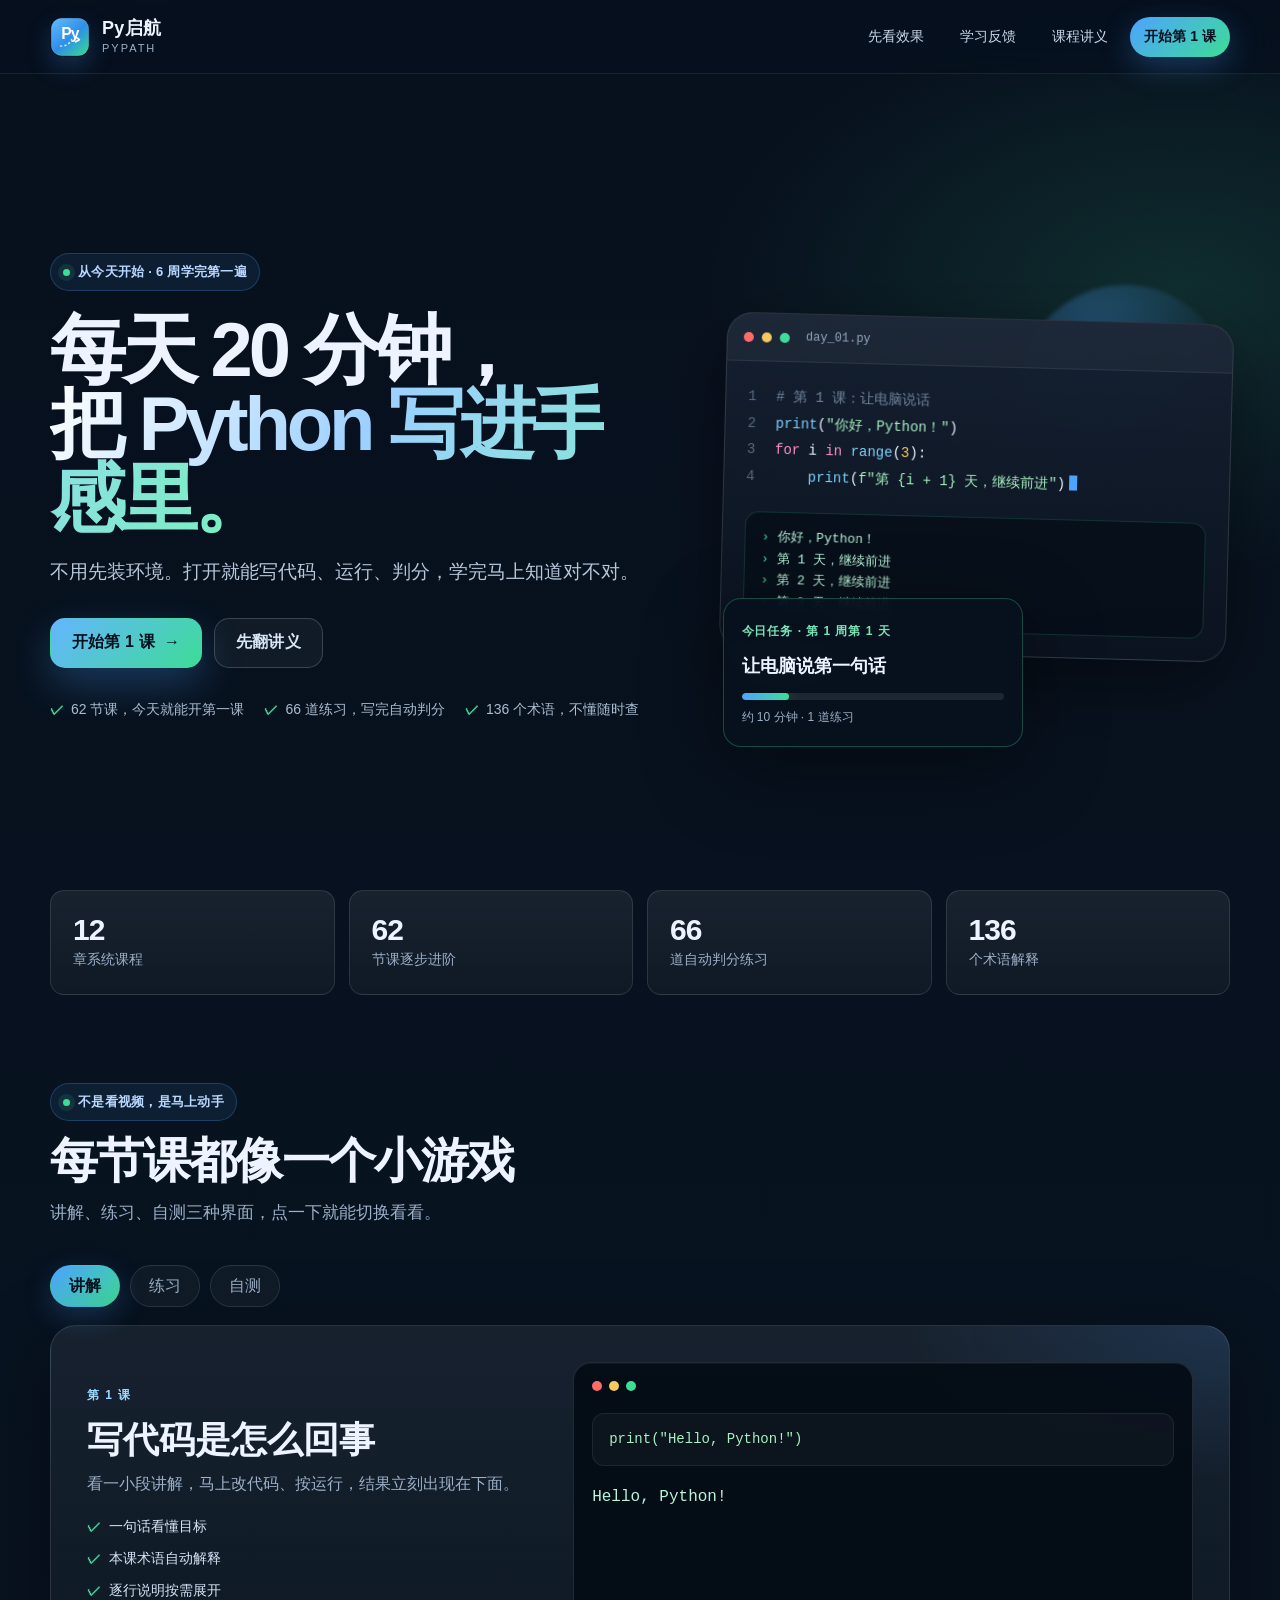
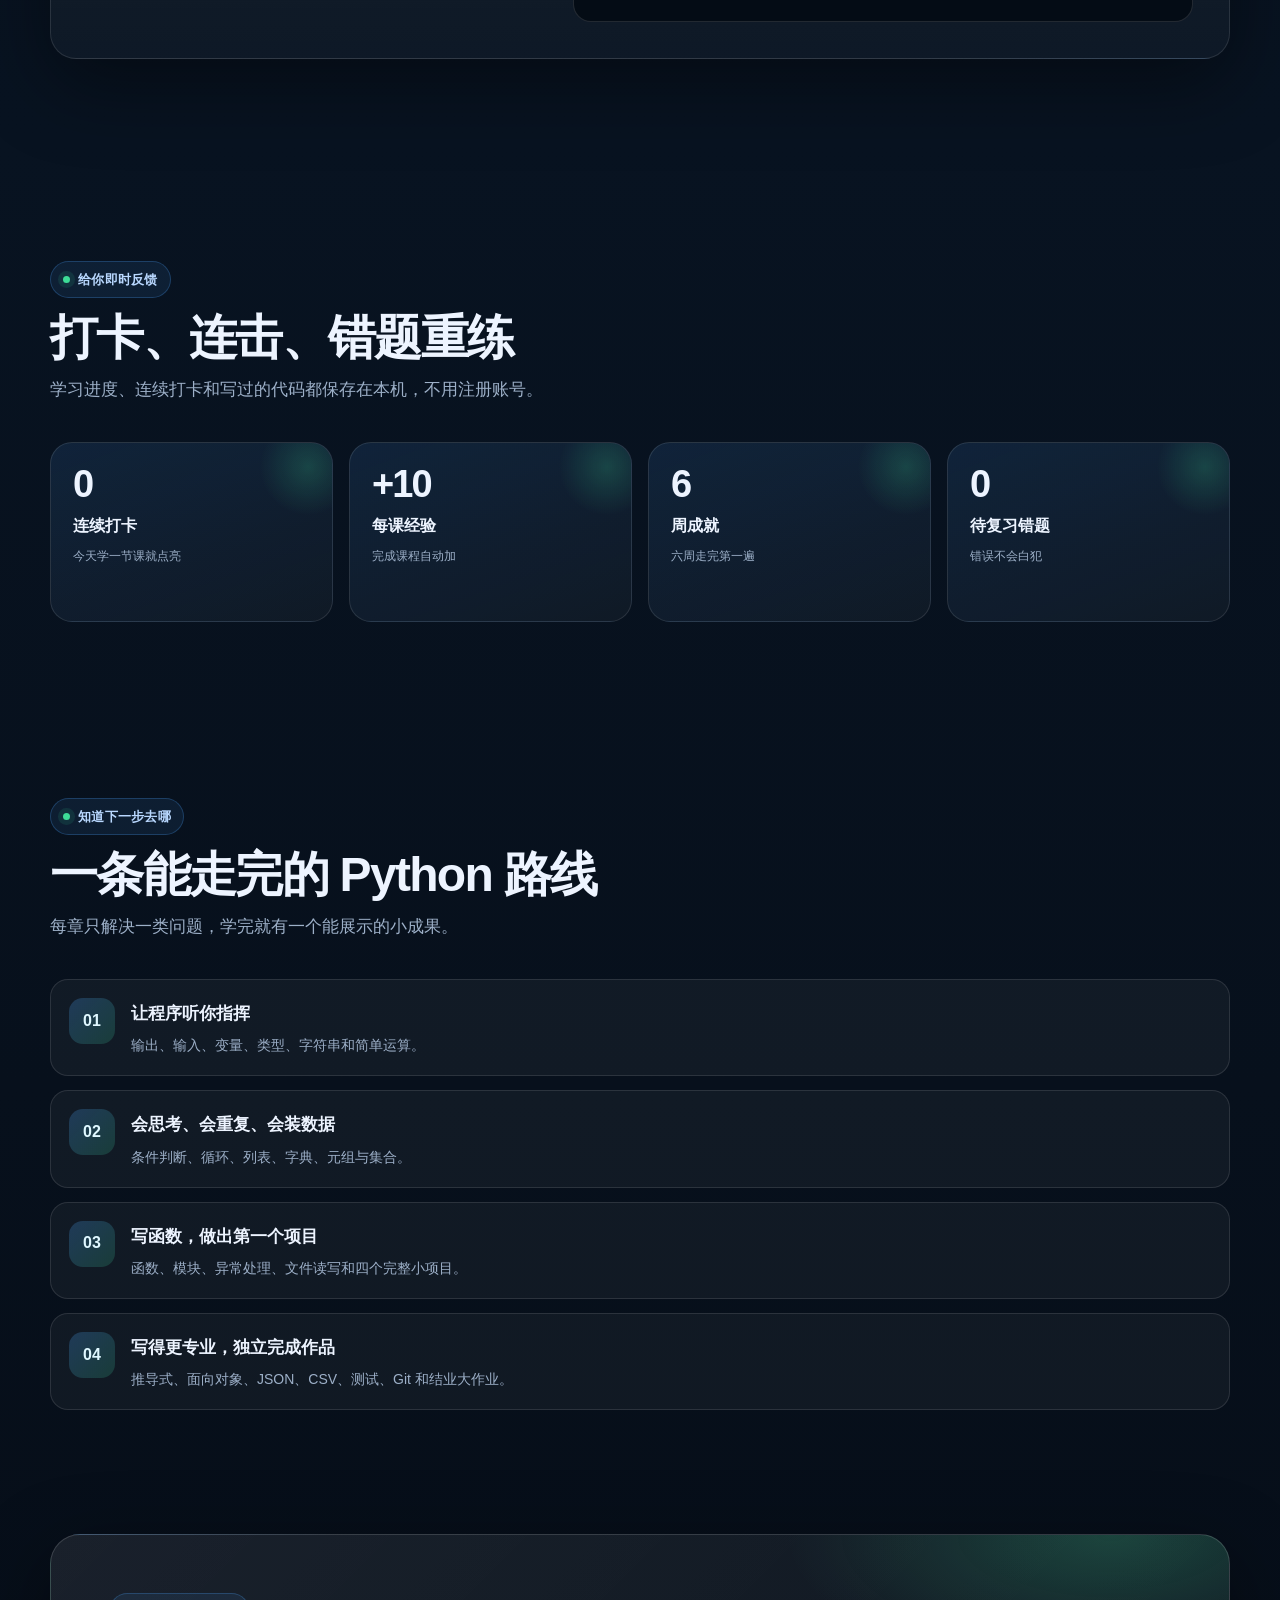
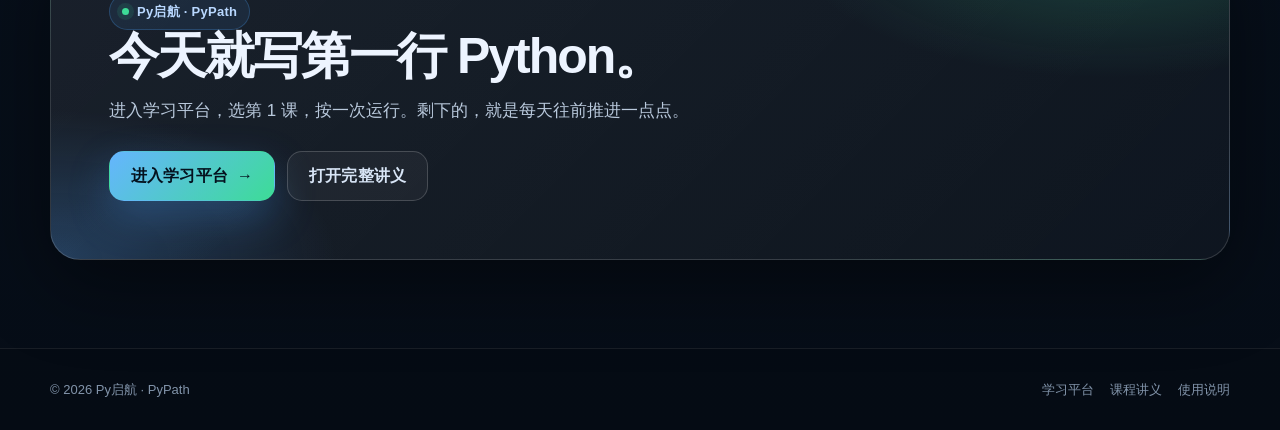
<file: index.html>
<!doctype html>
<html lang="zh-CN">
<head>
  <meta charset="utf-8">
  <meta name="viewport" content="width=device-width, initial-scale=1">
  <title>Py启航 · Python 零基础学习平台</title>
  <meta name="description" content="从今天开始学 Python：62 节课、66 道自动判分练习、136 个术语解释，打开网页就能边学边跑。">
  <meta name="theme-color" content="#07101d">
  <link rel="icon" type="image/x-icon" href="assets/img/favicon.ico">
  <link rel="apple-touch-icon" href="assets/img/platform-icon.png">
  <link rel="manifest" href="site.webmanifest">
  <link rel="stylesheet" href="assets/css/site.css">
</head>
<body>
  <header class="site-header">
    <div class="header-inner">
      <a class="brand" href="index.html" aria-label="Py启航首页">
        <img src="assets/img/pyqihang-logo.svg" alt="Py启航 Logo">
        <span class="brand-text">
          <strong data-site-name>Py启航</strong>
          <small data-site-en>PyPath</small>
        </span>
      </a>
      <nav class="nav-links" aria-label="主导航">
        <a href="#preview">先看效果</a>
        <a href="#game">学习反馈</a>
        <a href="textbook.html">课程讲义</a>
        <a class="nav-cta" href="learn.html">开始第 1 课</a>
      </nav>
    </div>
  </header>

  <main>
    <section class="hero hero-v2">
      <div class="hero-copy">
        <span class="eyebrow">从今天开始 · 6 周学完第一遍</span>
        <h1>每天 20 分钟，<br><span class="gradient">把 Python 写进手感里。</span></h1>
        <p class="lead">不用先装环境。打开就能写代码、运行、判分，学完马上知道对不对。</p>
        <div class="hero-actions">
          <a class="button primary pulse" href="learn.html">开始第 1 课 <span aria-hidden="true">→</span></a>
          <a class="button ghost" href="textbook.html">先翻讲义</a>
        </div>
        <ul class="hero-points">
          <li>62 节课，今天就能开第一课</li>
          <li>66 道练习，写完自动判分</li>
          <li>136 个术语，不懂随时查</li>
        </ul>
      </div>

      <div class="hero-visual hero-v2-visual" aria-label="Python 学习预览">
        <span class="orb one"></span>
        <span class="orb two"></span>
        <div class="code-window">
          <div class="window-bar">
            <span class="dot red"></span>
            <span class="dot yellow"></span>
            <span class="dot green"></span>
            <span class="window-title">day_01.py</span>
          </div>
          <div class="code-body" id="home-code">
            <div class="code-line"><span class="line-no">1</span><span class="tok-com"># 第 1 课：让电脑说话</span></div>
            <div class="code-line"><span class="line-no">2</span><span class="tok-fn">print</span>(<span class="tok-str">"你好，Python！"</span>)</div>
            <div class="code-line"><span class="line-no">3</span><span class="tok-kw">for</span> i <span class="tok-kw">in</span> <span class="tok-fn">range</span>(<span class="tok-num">3</span>):</div>
            <div class="code-line"><span class="line-no">4</span>&nbsp;&nbsp;&nbsp;&nbsp;<span class="tok-fn">print</span>(<span class="tok-str">f"第 {i + 1} 天，继续前进"</span>)<span class="cursor"></span></div>
          </div>
          <div class="console">
            <div><span class="prompt">›</span> 你好，Python！</div>
            <div><span class="prompt">›</span> 第 1 天，继续前进</div>
            <div><span class="prompt">›</span> 第 2 天，继续前进</div>
            <div><span class="prompt">›</span> 第 3 天，继续前进</div>
          </div>
        </div>
        <div class="today-card">
          <span class="mini-label">今日任务 · 第 1 周第 1 天</span>
          <strong>让电脑说第一句话</strong>
          <div class="progress-line"><i style="width: 18%"></i></div>
          <span>约 10 分钟 · 1 道练习</span>
        </div>
      </div>
    </section>

    <section class="stats reveal" aria-label="平台数据">
      <div class="stat-card"><strong>12</strong><span>章系统课程</span></div>
      <div class="stat-card"><strong>62</strong><span>节课逐步进阶</span></div>
      <div class="stat-card"><strong>66</strong><span>道自动判分练习</span></div>
      <div class="stat-card"><strong>136</strong><span>个术语解释</span></div>
    </section>

    <section class="section" id="preview">
      <div class="section-head reveal">
        <span class="eyebrow">不是看视频，是马上动手</span>
        <h2>每节课都像一个小游戏</h2>
        <p>讲解、练习、自测三种界面，点一下就能切换看看。</p>
      </div>

      <div class="preview-tabs" role="tablist" aria-label="平台预览切换">
        <button class="tab is-active" type="button" data-tab="lesson" role="tab" aria-selected="true">讲解</button>
        <button class="tab" type="button" data-tab="practice" role="tab" aria-selected="false">练习</button>
        <button class="tab" type="button" data-tab="exam" role="tab" aria-selected="false">自测</button>
      </div>

      <div class="preview-stage">
        <article class="preview-panel is-active" data-panel="lesson">
          <div class="preview-copy">
            <span class="mini-label">第 1 课</span>
            <h3>写代码是怎么回事</h3>
            <p>看一小段讲解，马上改代码、按运行，结果立刻出现在下面。</p>
            <ul class="check-list">
              <li>一句话看懂目标</li>
              <li>本课术语自动解释</li>
              <li>逐行说明按需展开</li>
            </ul>
          </div>
          <div class="preview-mock">
            <div class="mock-bar"><span></span><span></span><span></span></div>
            <div class="mock-code">print("Hello, Python!")</div>
            <div class="mock-output">Hello, Python!</div>
          </div>
        </article>

        <article class="preview-panel" data-panel="practice">
          <div class="preview-copy">
            <span class="mini-label">练习模式</span>
            <h3>写完立刻判分</h3>
            <p>不用等别人批改。输出对了就是绿勾，错了告诉你差在哪里。</p>
            <ul class="check-list">
              <li>自动检查输出</li>
              <li>提示和参考答案</li>
              <li>错题自动进错题本</li>
            </ul>
          </div>
          <div class="preview-mock question-mock">
            <div class="mock-question">让程序输出：我要学会 Python</div>
            <div class="mock-code">print("我要学会 Python")</div>
            <div class="mock-result ok">✓ 检查通过</div>
          </div>
        </article>

        <article class="preview-panel" data-panel="exam">
          <div class="preview-copy">
            <span class="mini-label">自测考试</span>
            <h3>20 题随机抽，交卷有解析</h3>
            <p>每学完两三章，用一次自测把知识串起来，错题会自动收集。</p>
            <ul class="check-list">
              <li>随机 20 题</li>
              <li>分数 + 逐题解析</li>
              <li>错题只练错题</li>
            </ul>
          </div>
          <div class="preview-mock score-mock">
            <div class="score-ring">86</div>
            <div>
              <strong>本次得分 86</strong>
              <p>17 / 20 题正确</p>
            </div>
          </div>
        </article>
      </div>
    </section>

    <section class="section" id="game">
      <div class="section-head reveal">
        <span class="eyebrow">给你即时反馈</span>
        <h2>打卡、连击、错题重练</h2>
        <p>学习进度、连续打卡和写过的代码都保存在本机，不用注册账号。</p>
      </div>
      <div class="game-grid reveal">
        <div class="game-card"><strong>0</strong><span>连续打卡</span><small>今天学一节课就点亮</small></div>
        <div class="game-card"><strong>+10</strong><span>每课经验</span><small>完成课程自动加</small></div>
        <div class="game-card"><strong>6</strong><span>周成就</span><small>六周走完第一遍</small></div>
        <div class="game-card"><strong>0</strong><span>待复习错题</span><small>错误不会白犯</small></div>
      </div>
    </section>

    <section class="section" id="path">
      <div class="section-head reveal">
        <span class="eyebrow">知道下一步去哪</span>
        <h2>一条能走完的 Python 路线</h2>
        <p>每章只解决一类问题，学完就有一个能展示的小成果。</p>
      </div>
      <div class="path-list reveal">
        <article class="path-item"><span class="index">01</span><div><h3>让程序听你指挥</h3><p>输出、输入、变量、类型、字符串和简单运算。</p></div></article>
        <article class="path-item"><span class="index">02</span><div><h3>会思考、会重复、会装数据</h3><p>条件判断、循环、列表、字典、元组与集合。</p></div></article>
        <article class="path-item"><span class="index">03</span><div><h3>写函数，做出第一个项目</h3><p>函数、模块、异常处理、文件读写和四个完整小项目。</p></div></article>
        <article class="path-item"><span class="index">04</span><div><h3>写得更专业，独立完成作品</h3><p>推导式、面向对象、JSON、CSV、测试、Git 和结业大作业。</p></div></article>
      </div>
    </section>

    <section class="section section-tight">
      <div class="cta-panel reveal">
        <span class="eyebrow">Py启航 · PyPath</span>
        <h2>今天就写第一行 Python。</h2>
        <p>进入学习平台，选第 1 课，按一次运行。剩下的，就是每天往前推进一点点。</p>
        <div class="cta-actions">
          <a class="button primary" href="learn.html">进入学习平台 <span aria-hidden="true">→</span></a>
          <a class="button ghost" href="textbook.html">打开完整讲义</a>
        </div>
      </div>
    </section>
  </main>

  <footer class="site-footer">
    <div class="footer-inner">
      <span>© <span data-current-year>2026</span> Py启航 · PyPath</span>
      <nav class="footer-links" aria-label="页脚导航">
        <a href="learn.html">学习平台</a>
        <a href="textbook.html">课程讲义</a>
        <a href="platform/原平台说明.txt">使用说明</a>
      </nav>
    </div>
  </footer>

  <script src="assets/js/site.js"></script>
</body>
</html>
</file>
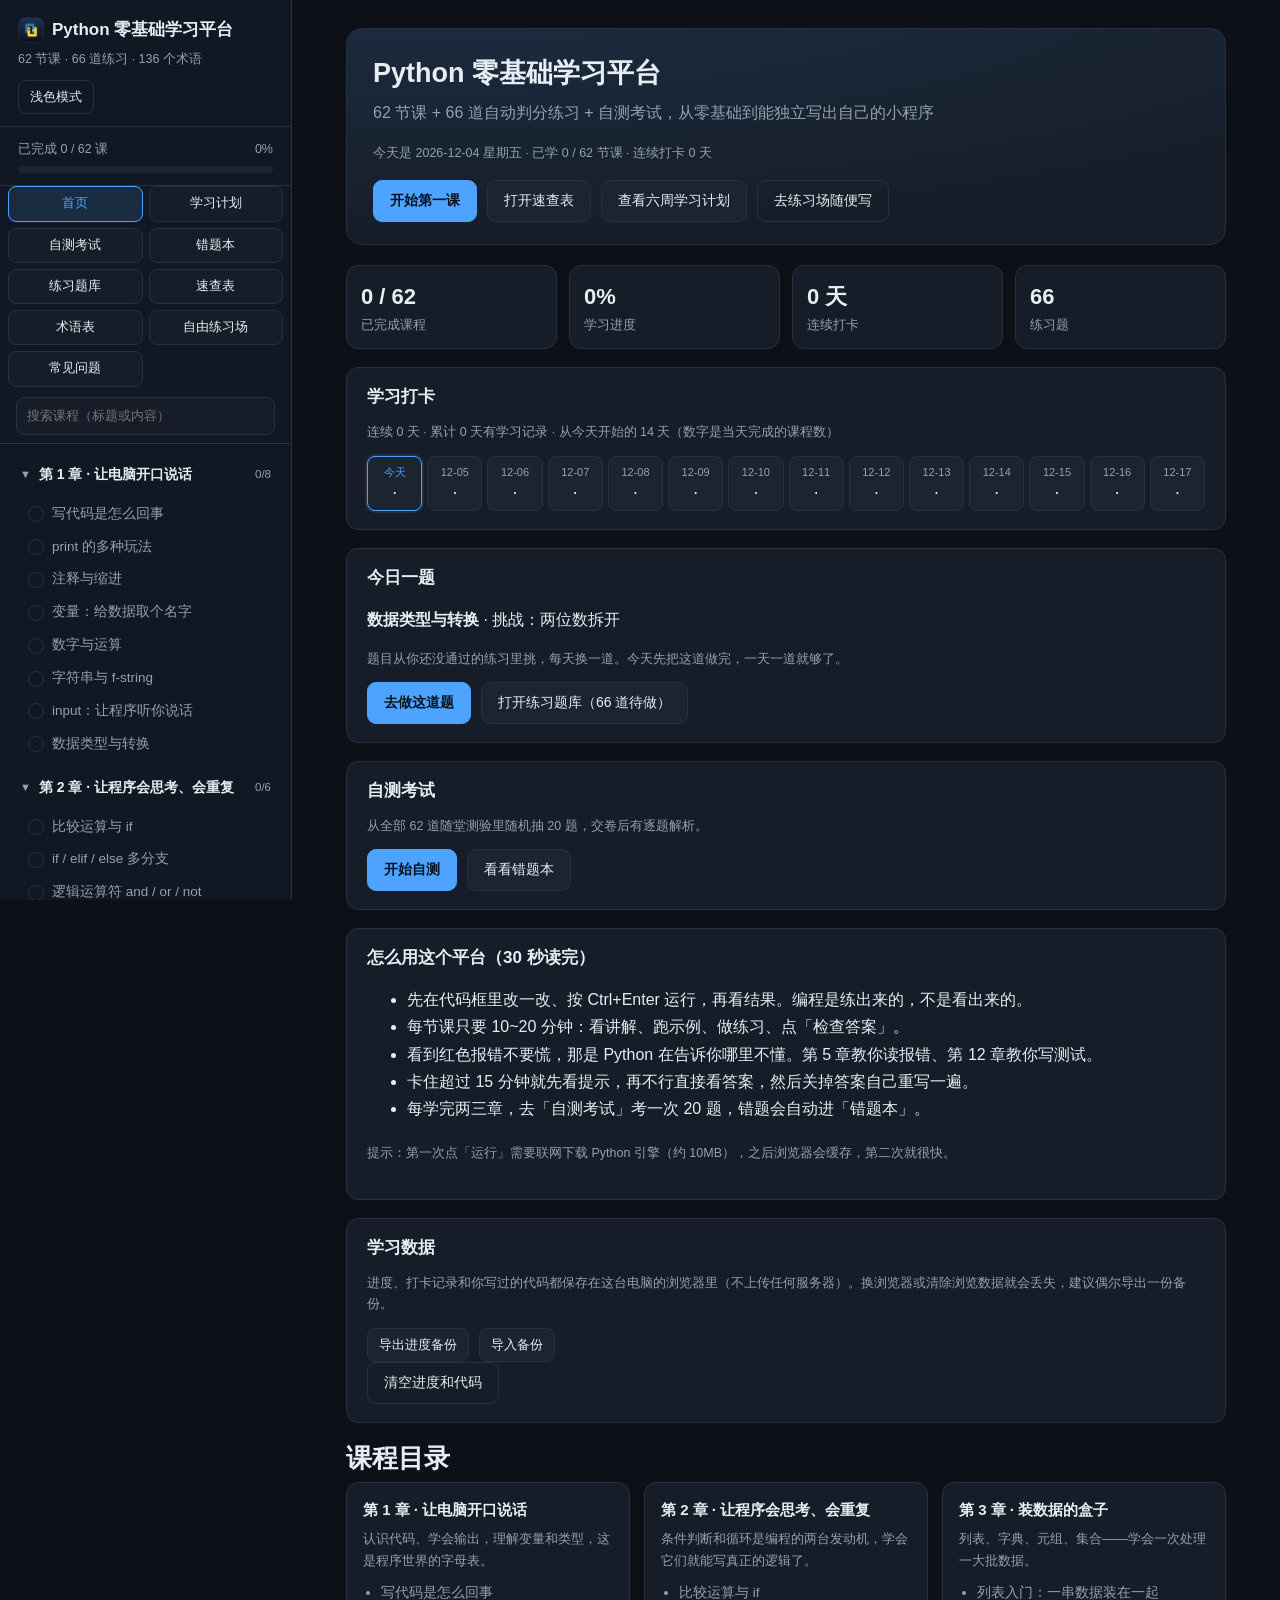
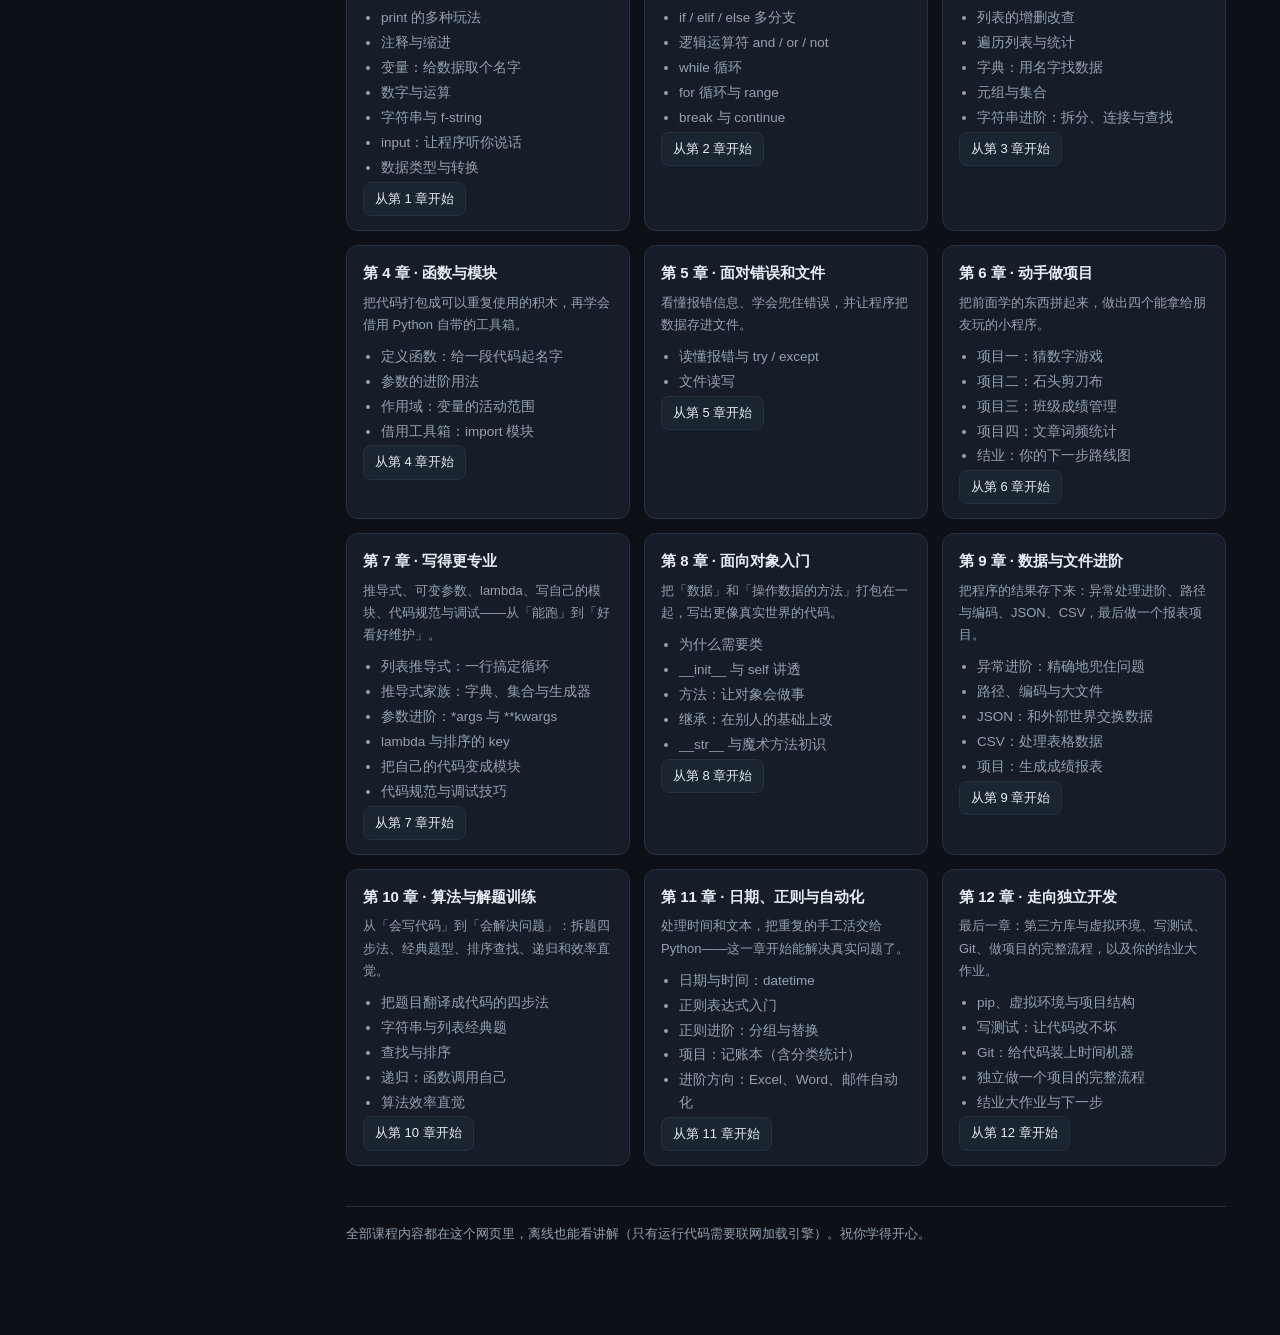
<file: platform/index.html>
<!doctype html>
<html lang="zh-CN">
<head>
  <meta charset="utf-8">
  <meta name="viewport" content="width=device-width, initial-scale=1">
  <title>正在打开学习平台…</title>
  <meta http-equiv="refresh" content="0; url=python-learning-platform.html">
  <link rel="canonical" href="python-learning-platform.html">
</head>
<body>
  <p>正在打开学习平台……如果没有自动跳转，<a href="python-learning-platform.html">点这里</a>。</p>
</body>
</html>
</file>
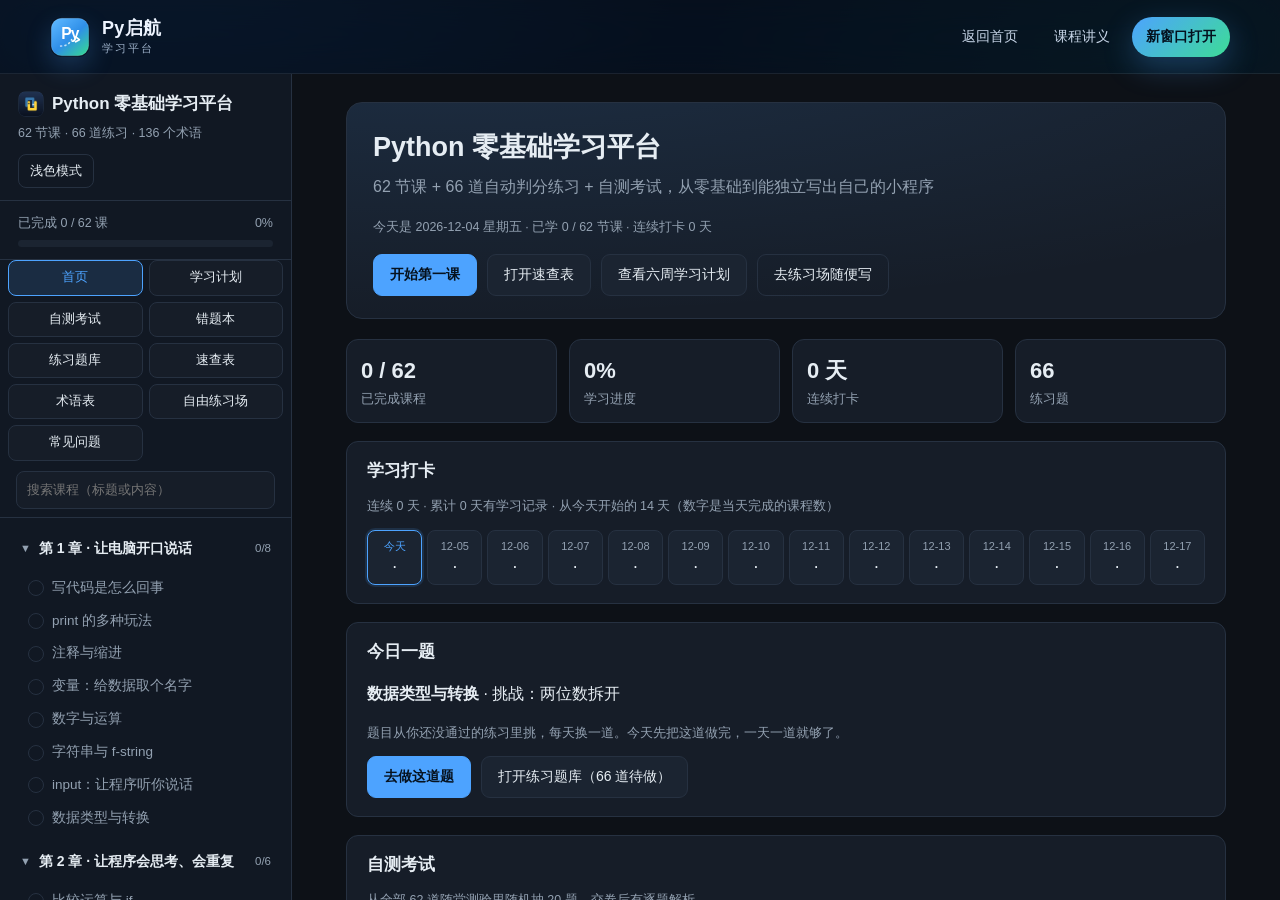
<file: learn.html>
<!doctype html>
<html lang="zh-CN">
<head>
  <meta charset="utf-8">
  <meta name="viewport" content="width=device-width, initial-scale=1">
  <title>学习平台 · Py启航</title>
  <meta name="description" content="Py启航 Python 零基础学习平台：62 节课、66 道自动判分练习、自测考试与错题本。">
  <meta name="theme-color" content="#07101d">
  <link rel="icon" type="image/x-icon" href="assets/img/favicon.ico">
  <link rel="manifest" href="site.webmanifest">
  <link rel="stylesheet" href="assets/css/site.css">
</head>
<body class="embed-page">
  <header class="site-header">
    <div class="header-inner">
      <a class="brand" href="index.html" aria-label="返回 Py启航首页">
        <img src="assets/img/pyqihang-logo.svg" alt="Py启航 Logo">
        <span class="brand-text">
          <strong>Py启航</strong>
          <small>学习平台</small>
        </span>
      </a>
      <nav class="nav-links" aria-label="平台导航">
        <a href="index.html">返回首页</a>
        <a href="textbook.html">课程讲义</a>
        <a class="nav-cta" href="platform/python-learning-platform.html?v=20261006" target="_blank" rel="noopener">新窗口打开</a>
      </nav>
    </div>
  </header>
  <main class="embed-shell">
    <iframe
      src="platform/python-learning-platform.html?v=20261006"
      title="Py启航 Python 零基础学习平台"
      allow="clipboard-read; clipboard-write; fullscreen"
      referrerpolicy="no-referrer">
    </iframe>
  </main>
</body>
</html>
</file>
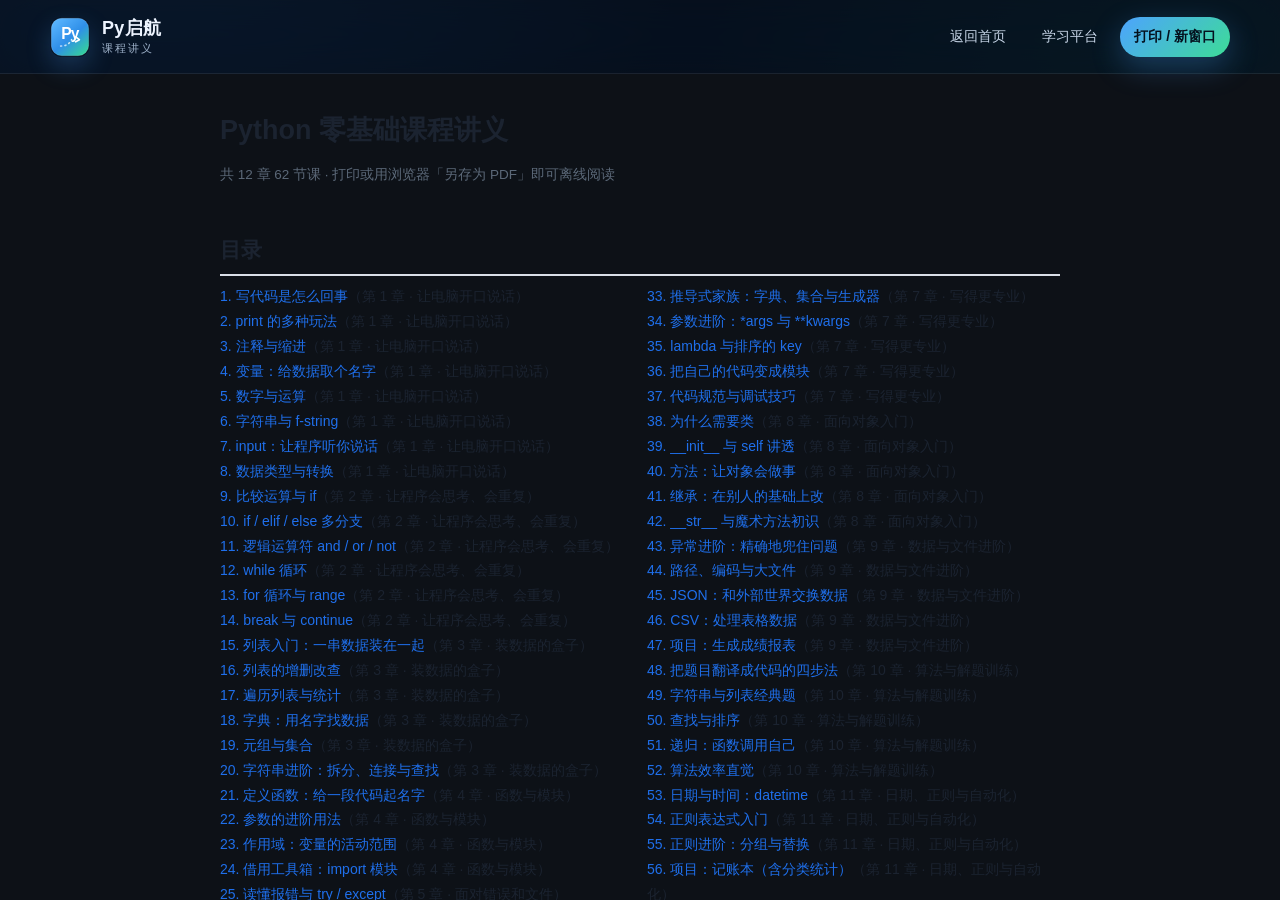
<file: textbook.html>
<!doctype html>
<html lang="zh-CN">
<head>
  <meta charset="utf-8">
  <meta name="viewport" content="width=device-width, initial-scale=1">
  <title>课程讲义 · Py启航</title>
  <meta name="description" content="Py启航 Python 零基础课程讲义，包含 62 节课讲解、示例代码、练习答案与打印版本。">
  <meta name="theme-color" content="#07101d">
  <link rel="icon" type="image/x-icon" href="assets/img/favicon.ico">
  <link rel="manifest" href="site.webmanifest">
  <link rel="stylesheet" href="assets/css/site.css">
</head>
<body class="embed-page">
  <header class="site-header">
    <div class="header-inner">
      <a class="brand" href="index.html" aria-label="返回 Py启航首页">
        <img src="assets/img/pyqihang-logo.svg" alt="Py启航 Logo">
        <span class="brand-text">
          <strong>Py启航</strong>
          <small>课程讲义</small>
        </span>
      </a>
      <nav class="nav-links" aria-label="讲义导航">
        <a href="index.html">返回首页</a>
        <a href="learn.html">学习平台</a>
        <a class="nav-cta" href="platform/python-course-textbook.html?v=20261006" target="_blank" rel="noopener">打印 / 新窗口</a>
      </nav>
    </div>
  </header>
  <main class="embed-shell">
    <iframe
      src="platform/python-course-textbook.html?v=20261006"
      title="Py启航 Python 课程讲义"
      allow="clipboard-read; clipboard-write; fullscreen"
      referrerpolicy="no-referrer">
    </iframe>
  </main>
</body>
</html>
</file>
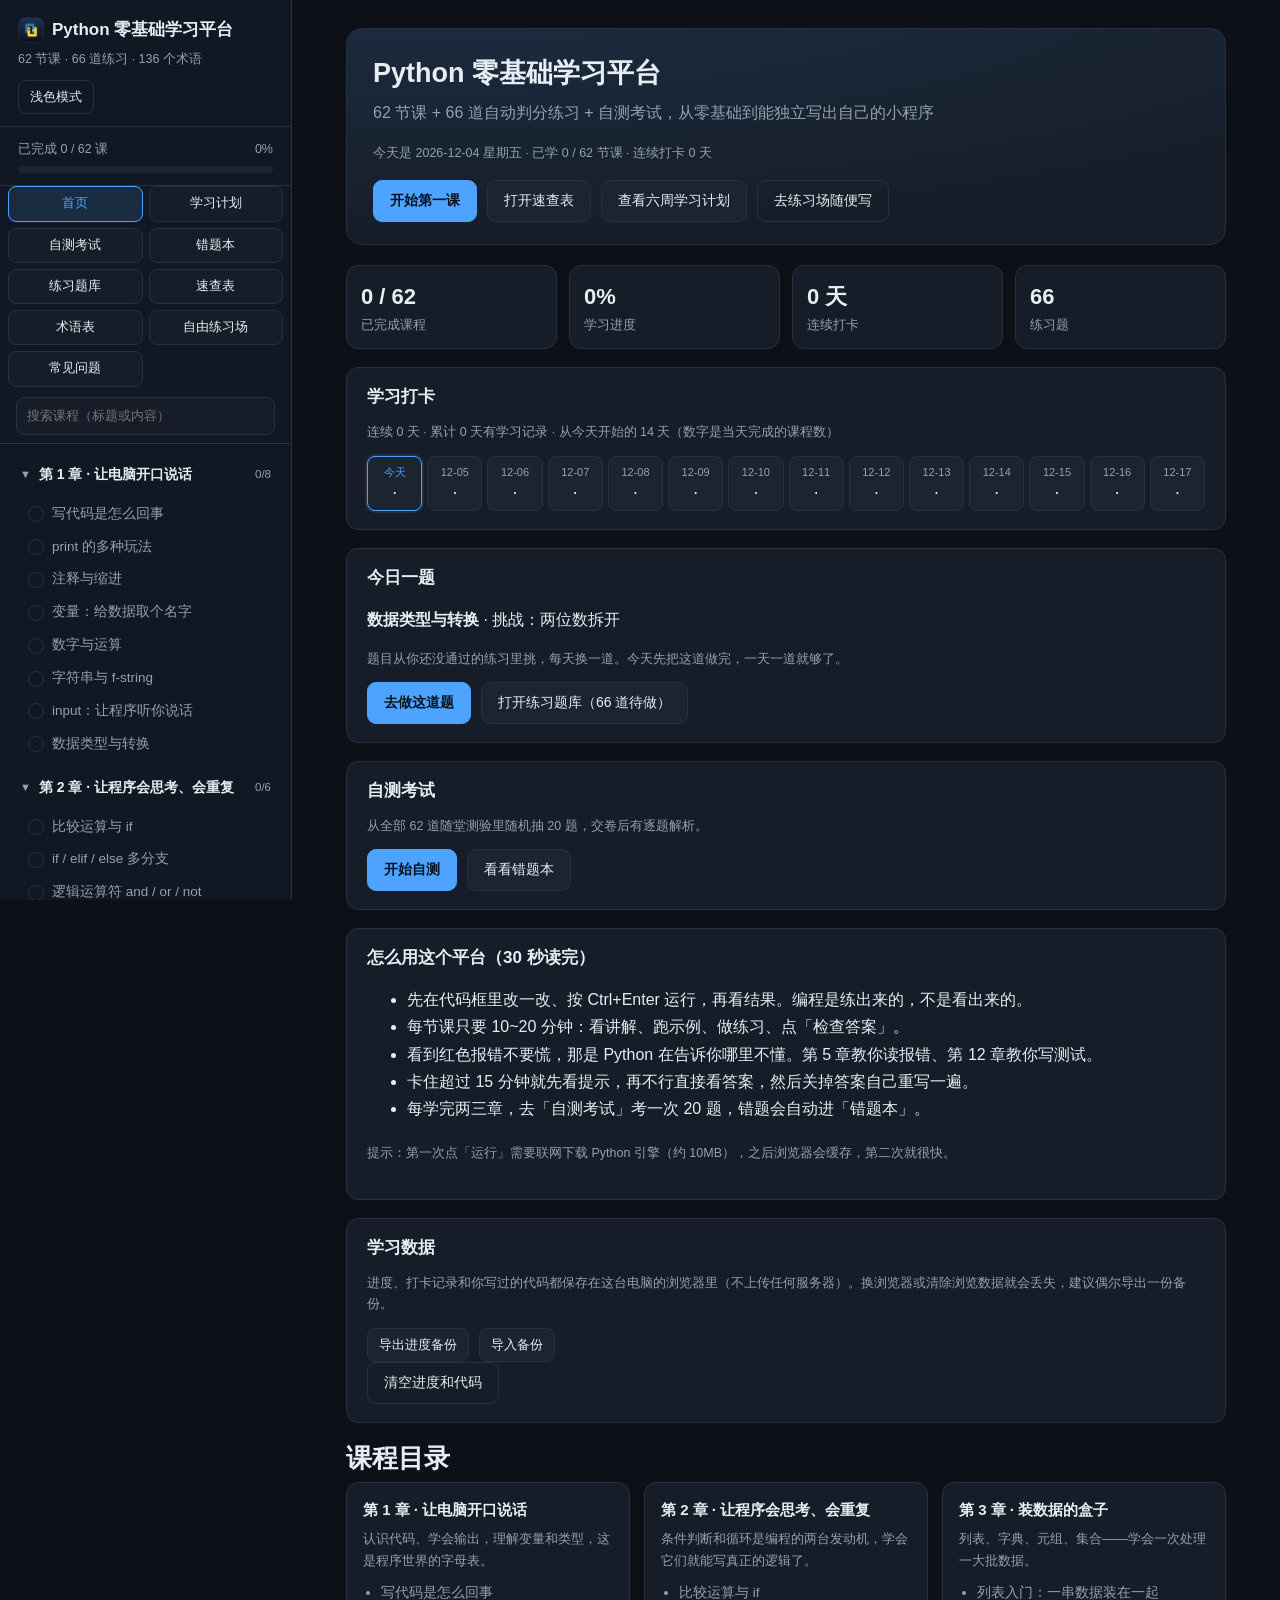
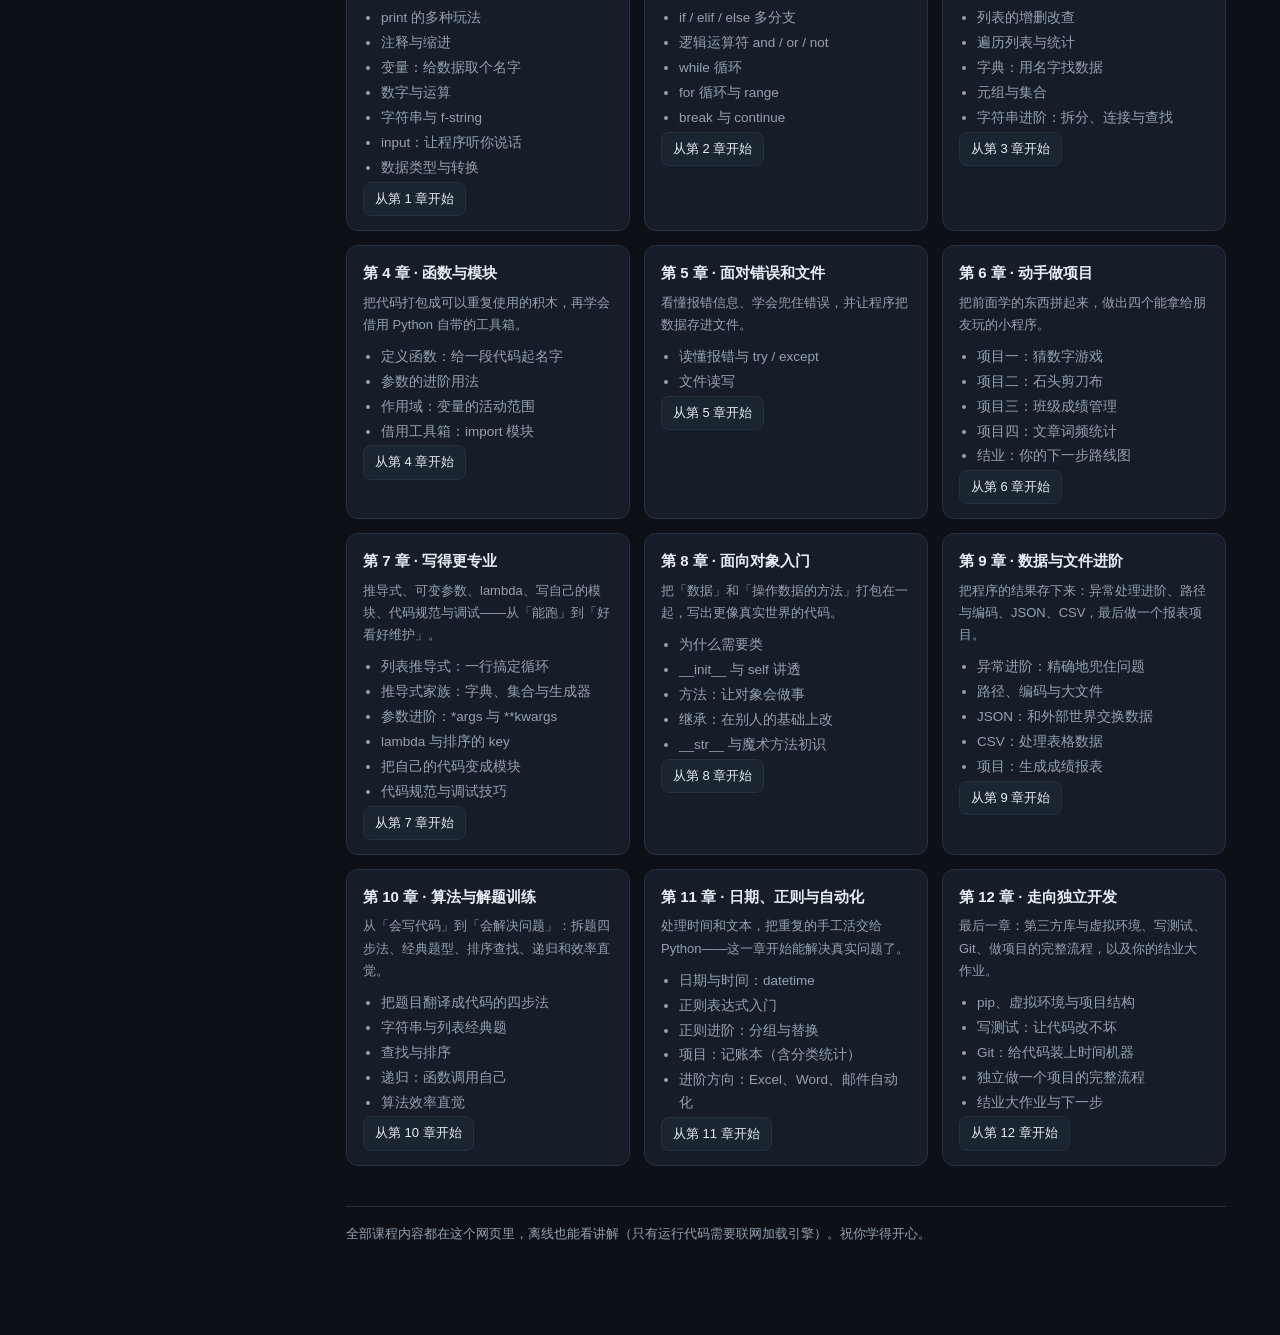
<file: platform/python-learning-platform.html>
<!DOCTYPE html>
<html lang="zh-CN" data-theme="dark">
<head>
<meta charset="utf-8">
<meta name="viewport" content="width=device-width, initial-scale=1">
<title>Python 零基础学习平台</title>
<meta name="description" content="从零开始学 Python：62 节课、66 道自动判分练习、自测考试与错题本，浏览器里就能边学边跑。">
<link rel="icon" type="image/png" href="[data-uri]">
<link rel="apple-touch-icon" href="[data-uri]">
<style>
:root {
    --bg: #0d1117;
    --bg-soft: #111823;
    --panel: #161d28;
    --panel-2: #1b2431;
    --text: #e6edf3;
    --muted: #93a1b1;
    --border: #263141;
    --accent: #4da3ff;
    --accent-soft: rgba(77, 163, 255, 0.14);
    --green: #3ddc97;
    --green-soft: rgba(61, 220, 151, 0.14);
    --red: #ff6b6b;
    --yellow: #f0c674;
    --code-bg: #0a0f16;
    --shadow: 0 8px 24px rgba(0, 0, 0, 0.35);
    --radius: 12px;
}

html[data-theme="light"] {
    --bg: #f4f6fa;
    --bg-soft: #ffffff;
    --panel: #ffffff;
    --panel-2: #f0f3f8;
    --text: #1b2330;
    --muted: #5b6878;
    --border: #dde3ec;
    --accent: #1f6feb;
    --accent-soft: rgba(31, 111, 235, 0.1);
    --green: #1a7f4b;
    --green-soft: rgba(26, 127, 75, 0.1);
    --red: #c92a2a;
    --yellow: #9a6700;
    --code-bg: #f6f8fa;
    --shadow: 0 6px 18px rgba(20, 30, 50, 0.08);
}

* {
    box-sizing: border-box;
}

html,
body {
    margin: 0;
    padding: 0;
}

body {
    background: var(--bg);
    color: var(--text);
    font-family: -apple-system, BlinkMacSystemFont, "Segoe UI", "Microsoft YaHei", "PingFang SC", sans-serif;
    font-size: 16px;
    line-height: 1.7;
    -webkit-font-smoothing: antialiased;
}

a {
    color: var(--accent);
    text-decoration: none;
}

a:hover {
    text-decoration: underline;
}

code {
    font-family: "Cascadia Code", Consolas, "Courier New", monospace;
    font-size: 0.92em;
    background: var(--panel-2);
    border: 1px solid var(--border);
    border-radius: 6px;
    padding: 1px 5px;
    white-space: nowrap;
}

pre.snippet {
    background: var(--code-bg);
    border: 1px solid var(--border);
    border-radius: var(--radius);
    padding: 14px 16px;
    overflow-x: auto;
    line-height: 1.65;
}

pre.snippet code {
    background: none;
    border: none;
    padding: 0;
    white-space: pre;
    font-size: 14px;
}

.app {
    display: flex;
    min-height: 100vh;
}

/* ---------- 侧边栏 ---------- */
.sidebar {
    width: 292px;
    flex: 0 0 292px;
    background: var(--bg-soft);
    border-right: 1px solid var(--border);
    height: 100vh;
    position: sticky;
    top: 0;
    display: flex;
    flex-direction: column;
}

.brand {
    padding: 16px 18px 12px;
    border-bottom: 1px solid var(--border);
}

.brand-title {
    font-size: 17px;
    font-weight: 700;
    display: flex;
    align-items: center;
    gap: 8px;
}

.brand-title .logo {
    width: 26px;
    height: 26px;
    border-radius: 8px;
    background: linear-gradient(135deg, var(--accent), var(--green));
    display: inline-flex;
    align-items: center;
    justify-content: center;
    font-size: 15px;
    color: #06121f;
    font-weight: 800;
}

.brand-title .logo-img {
    width: 26px;
    height: 26px;
    border-radius: 8px;
    display: block;
    flex: 0 0 26px;
}

.brand-sub {
    color: var(--muted);
    font-size: 12.5px;
    margin-top: 4px;
}

.side-progress {
    padding: 12px 18px;
    border-bottom: 1px solid var(--border);
}

.progress-line {
    display: flex;
    justify-content: space-between;
    font-size: 12.5px;
    color: var(--muted);
    margin-bottom: 6px;
}

.bar {
    height: 7px;
    border-radius: 99px;
    background: var(--panel-2);
    overflow: hidden;
}

.bar > i {
    display: block;
    height: 100%;
    background: linear-gradient(90deg, var(--accent), var(--green));
    width: 0;
    transition: width 0.3s ease;
}

.side-nav {
    padding: 10px 10px 24px;
    overflow-y: auto;
    flex: 1;
}

.side-tabs {
    display: grid;
    grid-template-columns: 1fr 1fr;
    gap: 6px;
    padding: 0 8px 10px;
}

.side-tab {
    text-align: center;
    font-size: 12.5px;
    padding: 6px 8px;
    border-radius: 8px;
    border: 1px solid var(--border);
    background: var(--panel);
    color: var(--text);
    cursor: pointer;
    white-space: nowrap;
}

.side-tab.active {
    background: var(--accent-soft);
    border-color: var(--accent);
    color: var(--accent);
}

.side-search-wrap {
    padding: 0 16px 8px;
    border-bottom: 1px solid var(--border);
}

.side-search {
    width: 100%;
    padding: 7px 10px;
    border-radius: 8px;
    border: 1px solid var(--border);
    background: var(--panel);
    color: var(--text);
    font: inherit;
    font-size: 13px;
}

.side-search:focus {
    outline: 2px solid var(--accent-soft);
    border-color: var(--accent);
}

.side-result-info {
    font-size: 12.5px;
    color: var(--muted);
    padding: 8px 10px;
}

/* ---------- 打卡日历 ---------- */
.calendar {
    display: grid;
    grid-template-columns: repeat(14, 1fr);
    gap: 5px;
    margin-top: 6px;
}

.cal-cell {
    display: flex;
    flex-direction: column;
    align-items: center;
    gap: 2px;
    padding: 6px 2px;
    border-radius: 8px;
    background: var(--panel-2);
    border: 1px solid var(--border);
    font-size: 11px;
    color: var(--muted);
}

.cal-cell b {
    font-size: 12px;
    color: var(--text);
}

.cal-cell.on {
    background: var(--accent-soft);
    border-color: var(--accent);
    color: var(--accent);
}

.cal-cell.hot {
    background: var(--green-soft);
    border-color: var(--green);
    color: var(--green);
}

.cal-cell.today {
    border-color: var(--accent);
    box-shadow: 0 0 0 2px var(--accent-soft);
    color: var(--accent);
}

.task-row {
    display: flex;
    align-items: center;
    gap: 10px;
    justify-content: space-between;
    padding: 8px 12px;
    border: 1px solid var(--border);
    border-radius: 9px;
    background: var(--panel);
    margin-bottom: 6px;
    font-size: 14px;
}

.quiz-option.selected {
    border-color: var(--accent);
    background: var(--accent-soft);
    color: var(--accent);
}

.card.current-week {
    border-color: var(--accent);
    box-shadow: 0 0 0 1px var(--accent-soft);
}

@media (max-width: 700px) {
    .calendar {
        grid-template-columns: repeat(7, 1fr);
    }
}

@media print {
    .sidebar,
    .topbar,
    .drawer-mask,
    .editor-head,
    .stdin-row,
    .console,
    .hero-actions,
    .lesson-nav,
    .toast,
    .result,
    .answer-box,
    .side-search-wrap {
        display: none !important;
    }

    .content {
        max-width: none;
        padding: 0;
    }

    .editor-block,
    .card {
        border-color: #ccc;
        box-shadow: none;
    }

    .code-area textarea {
        position: static;
        height: auto;
        color: #000;
        -webkit-text-fill-color: #000;
    }

    .editor-wrap {
        height: auto !important;
    }
}

.chapter {
    margin-bottom: 6px;
}

.chapter-head {
    display: flex;
    align-items: center;
    gap: 8px;
    padding: 9px 10px;
    border-radius: 8px;
    cursor: pointer;
    font-weight: 600;
    font-size: 14px;
    color: var(--text);
}

.chapter-head:hover {
    background: var(--panel);
}

.chapter-head .caret {
    color: var(--muted);
    font-size: 11px;
    transition: transform 0.2s ease;
}

.chapter.collapsed .caret {
    transform: rotate(-90deg);
}

.chapter.collapsed .lesson-list {
    display: none;
}

.chapter-head .count {
    margin-left: auto;
    font-size: 11.5px;
    color: var(--muted);
    font-weight: 400;
}

.lesson-list {
    list-style: none;
    margin: 2px 0 6px;
    padding: 0 0 0 8px;
}

.lesson-link {
    display: flex;
    align-items: center;
    gap: 8px;
    padding: 7px 10px;
    border-radius: 8px;
    font-size: 13.5px;
    color: var(--muted);
    cursor: pointer;
    line-height: 1.4;
}

.lesson-link:hover {
    background: var(--panel);
    color: var(--text);
}

.lesson-link.active {
    background: var(--accent-soft);
    color: var(--accent);
    font-weight: 600;
}

.lesson-link .tick {
    width: 16px;
    height: 16px;
    flex: 0 0 16px;
    border-radius: 50%;
    border: 1px solid var(--border);
    display: inline-flex;
    align-items: center;
    justify-content: center;
    font-size: 10px;
    color: transparent;
}

.lesson-link.done .tick {
    background: var(--green);
    border-color: var(--green);
    color: #06121f;
}

/* ---------- 主区域 ---------- */
.main {
    flex: 1;
    min-width: 0;
}

.topbar {
    display: none;
    align-items: center;
    gap: 10px;
    padding: 10px 14px;
    border-bottom: 1px solid var(--border);
    background: var(--bg-soft);
    position: sticky;
    top: 0;
    z-index: 30;
}

.content {
    max-width: 940px;
    margin: 0 auto;
    padding: 28px 30px 90px;
}

h1,
h2,
h3 {
    line-height: 1.35;
}

.page-title {
    font-size: 26px;
    margin: 0 0 6px;
}

.crumbs {
    font-size: 13px;
    color: var(--muted);
    margin-bottom: 12px;
}

.meta-row {
    display: flex;
    gap: 10px;
    flex-wrap: wrap;
    margin: 10px 0 4px;
}

.pill {
    font-size: 12px;
    padding: 2px 10px;
    border-radius: 99px;
    border: 1px solid var(--border);
    color: var(--muted);
}

.pill.accent {
    color: var(--accent);
    border-color: var(--accent);
    background: var(--accent-soft);
}

.card {
    background: var(--panel);
    border: 1px solid var(--border);
    border-radius: var(--radius);
    padding: 18px 20px;
    margin: 18px 0;
}

.card h3 {
    margin: 0 0 10px;
    font-size: 17px;
}

.card .goal {
    margin: 0;
    color: var(--text);
}

.card .goal b {
    color: var(--accent);
}

.card.goal-card {
    border-color: rgba(77, 163, 255, 0.28);
}

.term-card {
    border-color: rgba(77, 163, 255, 0.32);
    background: linear-gradient(180deg, var(--accent-soft), var(--panel));
}

.term-card-head {
    display: flex;
    align-items: center;
    justify-content: space-between;
    gap: 12px;
}

.term-card-head h3 {
    margin: 0;
}

.term-link {
    color: var(--accent);
    font-size: 13px;
    white-space: nowrap;
}

.term-list {
    display: grid;
    gap: 10px;
    margin: 14px 0 0;
}

.term-row {
    padding: 10px 12px;
    border-radius: 10px;
    background: rgba(255, 255, 255, 0.045);
}

.term-row dt {
    color: var(--text);
    font-weight: 700;
}

.term-row dd {
    margin: 4px 0 0;
    color: var(--muted);
    font-size: 14px;
}

.term-inline {
    border-bottom: 1px dotted var(--accent);
    cursor: help;
}

.note-details summary {
    cursor: pointer;
    color: var(--accent);
    font-weight: 700;
}

.note-details[open] summary {
    margin-bottom: 10px;
}

html[data-theme="light"] .term-row {
    background: #f4f7fb;
}

.hero {
    background: radial-gradient(1200px 300px at 10% -40%, var(--accent-soft), transparent),
        var(--panel);
    border: 1px solid var(--border);
    border-radius: 16px;
    padding: 26px 26px 22px;
    margin-bottom: 20px;
}

.hero h1 {
    margin: 0 0 8px;
    font-size: 27px;
}

.hero p {
    color: var(--muted);
    margin: 0 0 16px;
}

.hero-actions {
    display: flex;
    gap: 10px;
    flex-wrap: wrap;
}

.btn {
    font: inherit;
    font-size: 14px;
    padding: 8px 16px;
    border-radius: 9px;
    border: 1px solid var(--border);
    background: var(--panel-2);
    color: var(--text);
    cursor: pointer;
    transition: transform 0.06s ease, background 0.15s ease;
}

.btn:hover {
    background: var(--border);
}

.btn:active {
    transform: translateY(1px);
}

.btn:disabled {
    opacity: 0.55;
    cursor: not-allowed;
}

.btn.primary {
    background: var(--accent);
    border-color: var(--accent);
    color: #06121f;
    font-weight: 600;
}

.btn.primary:hover {
    filter: brightness(1.08);
}

.btn.green {
    background: var(--green);
    border-color: var(--green);
    color: #06121f;
    font-weight: 600;
}

.btn.ghost {
    background: transparent;
}

.btn.small {
    font-size: 13px;
    padding: 5px 11px;
    border-radius: 8px;
}

.stats {
    display: flex;
    gap: 12px;
    flex-wrap: wrap;
    margin: 16px 0;
}

.stat {
    flex: 1 1 150px;
    background: var(--panel);
    border: 1px solid var(--border);
    border-radius: var(--radius);
    padding: 12px 14px;
}

.stat .num {
    font-size: 22px;
    font-weight: 700;
    font-variant-numeric: tabular-nums;
}

.stat .label {
    font-size: 12.5px;
    color: var(--muted);
}

.grid-chapters {
    display: grid;
    grid-template-columns: repeat(auto-fill, minmax(260px, 1fr));
    gap: 14px;
}

.chapter-card {
    background: var(--panel);
    border: 1px solid var(--border);
    border-radius: var(--radius);
    padding: 14px 16px;
}

.chapter-card h4 {
    margin: 0 0 6px;
    font-size: 15px;
}

.chapter-card p {
    margin: 0 0 10px;
    font-size: 13px;
    color: var(--muted);
}

.chapter-card ul {
    margin: 0;
    padding-left: 18px;
    font-size: 13.5px;
    color: var(--muted);
}

.chapter-card li {
    margin: 2px 0;
    cursor: pointer;
}

.chapter-card li:hover {
    color: var(--accent);
}

.theory h2,
.theory h3 {
    font-size: 18px;
    margin: 26px 0 8px;
}

.theory p {
    margin: 10px 0;
}

.theory ul,
.theory ol {
    margin: 10px 0;
    padding-left: 22px;
}

.theory li {
    margin: 4px 0;
}

.theory table,
.ref-table {
    width: 100%;
    border-collapse: collapse;
    margin: 12px 0;
    font-size: 14px;
}

.theory th,
.theory td,
.ref-table th,
.ref-table td {
    border-bottom: 1px solid var(--border);
    padding: 7px 10px;
    text-align: left;
    vertical-align: top;
}

.theory th,
.ref-table th {
    color: var(--muted);
    font-weight: 600;
    font-size: 13px;
}

.theory tr:last-child td {
    border-bottom: none;
}

.callout {
    border-left: 3px solid var(--accent);
    background: var(--accent-soft);
    padding: 10px 14px;
    border-radius: 0 8px 8px 0;
    margin: 14px 0;
    font-size: 14.5px;
}

.callout.warn {
    border-color: var(--yellow);
    background: rgba(240, 198, 116, 0.12);
}

.callout p {
    margin: 0;
}

/* ---------- 代码编辑器 ---------- */
.editor-block {
    border: 1px solid var(--border);
    border-radius: var(--radius);
    background: var(--code-bg);
    margin: 14px 0;
    overflow: hidden;
}

.editor-head {
    display: flex;
    align-items: center;
    gap: 10px;
    padding: 8px 12px;
    background: var(--panel-2);
    border-bottom: 1px solid var(--border);
    flex-wrap: wrap;
}

.editor-head .title {
    font-size: 13px;
    color: var(--muted);
    margin-right: auto;
}

.editor-wrap {
    display: flex;
    font-family: "Cascadia Code", Consolas, "Courier New", monospace;
    font-size: 14px;
    line-height: 22.4px;
    position: relative;
}

.gutter {
    flex: 0 0 42px;
    padding: 12px 8px 12px 0;
    text-align: right;
    color: var(--muted);
    opacity: 0.55;
    user-select: none;
    background: var(--code-bg);
    border-right: 1px solid var(--border);
    font-size: 13px;
    white-space: pre;
    overflow: hidden;
}

.code-area {
    position: relative;
    flex: 1;
    min-width: 0;
    height: 100%;
}

.code-area pre.hl {
    margin: 0;
    padding: 12px 14px;
    height: 100%;
    overflow: auto;
    pointer-events: none;
    white-space: pre;
    tab-size: 4;
    color: var(--text);
}

.code-area textarea {
    position: absolute;
    inset: 0;
    width: 100%;
    height: 100%;
    margin: 0;
    padding: 12px 14px;
    border: 0;
    outline: none;
    resize: none;
    background: transparent;
    color: transparent;
    caret-color: var(--accent);
    font: inherit;
    white-space: pre;
    overflow: auto;
    tab-size: 4;
}

.code-area textarea::selection {
    background: rgba(77, 163, 255, 0.35);
}

.tok-key {
    color: #ff7b72;
}

.tok-str {
    color: #a5d6ff;
}

.tok-com {
    color: #8b949e;
    font-style: italic;
}

.tok-num {
    color: #79c0ff;
}

.tok-fn {
    color: #d2a8ff;
}

html[data-theme="light"] .tok-key {
    color: #cf222e;
}

html[data-theme="light"] .tok-str {
    color: #0a3069;
}

html[data-theme="light"] .tok-com {
    color: #6e7781;
}

html[data-theme="light"] .tok-num {
    color: #0550ae;
}

html[data-theme="light"] .tok-fn {
    color: #8250df;
}

.stdin-row {
    display: flex;
    gap: 10px;
    align-items: flex-start;
    padding: 10px 12px;
    border-top: 1px solid var(--border);
    background: var(--panel);
    flex-wrap: wrap;
}

.stdin-row label {
    font-size: 12.5px;
    color: var(--muted);
    padding-top: 5px;
    flex: 0 0 auto;
}

.stdin-label {
    display: flex;
    align-items: center;
    gap: 6px;
    flex-wrap: wrap;
}

.input-badge {
    font-size: 11.5px;
    line-height: 1.5;
    padding: 1px 8px;
    border-radius: 99px;
    border: 1px solid currentColor;
}

.input-badge.muted {
    color: var(--muted);
    opacity: 0.75;
}

.input-badge.ok {
    color: var(--green);
    background: var(--green-soft);
}

.input-badge.warn {
    color: var(--yellow);
}

.input-badge.bad {
    color: var(--red);
}

.stdin-row textarea {
    flex: 1 1 220px;
    min-height: 42px;
    background: var(--code-bg);
    color: var(--text);
    border: 1px solid var(--border);
    border-radius: 8px;
    padding: 6px 10px;
    font-family: inherit;
    font-size: 13.5px;
    resize: vertical;
}

.stdin-row textarea:focus {
    outline: 2px solid var(--accent-soft);
    border-color: var(--accent);
}

.input-hint {
    flex: 1 1 100%;
    font-size: 12.5px;
    line-height: 1.6;
    color: var(--muted);
}

.input-hint.warn {
    color: var(--yellow);
}

.input-hint.bad {
    color: var(--red);
}

.console {
    border-top: 1px solid var(--border);
    background: var(--code-bg);
}

.console-head {
    display: flex;
    align-items: center;
    gap: 8px;
    padding: 6px 12px;
    font-size: 12px;
    color: var(--muted);
    background: var(--panel-2);
    border-bottom: 1px solid var(--border);
}

.console-body {
    padding: 10px 14px;
    font-family: "Cascadia Code", Consolas, "Courier New", monospace;
    font-size: 13.5px;
    white-space: pre-wrap;
    word-break: break-word;
    max-height: 320px;
    overflow: auto;
    min-height: 48px;
    margin: 0;
}

.console-body.err {
    color: var(--red);
}

.console-body.ok {
    color: var(--green);
}

.console-body .hint {
    color: var(--muted);
    font-family: inherit;
}

.status {
    font-size: 12.5px;
    color: var(--muted);
}

.status.ok {
    color: var(--green);
}

.status.err {
    color: var(--red);
}

.status.busy {
    color: var(--accent);
}

.result {
    margin: 10px 0 0;
    padding: 10px 14px;
    border-radius: 10px;
    font-size: 14px;
    border: 1px solid var(--border);
    background: var(--panel);
}

.result.ok {
    border-color: var(--green);
    background: var(--green-soft);
}

.result.bad {
    border-color: var(--red);
    background: rgba(255, 107, 107, 0.12);
}

.result .detail {
    margin-top: 6px;
    font-size: 13px;
    color: var(--muted);
    white-space: pre-wrap;
    font-family: "Cascadia Code", Consolas, monospace;
}

.answer-box {
    margin-top: 10px;
    border: 1px dashed var(--border);
    border-radius: 10px;
    padding: 10px 12px;
    background: var(--panel);
}

.answer-box .label {
    font-size: 12.5px;
    color: var(--muted);
    margin-bottom: 6px;
}

ol.steps {
    margin: 0;
    padding-left: 22px;
    font-size: 14.5px;
}

ol.steps li {
    margin: 5px 0;
}

.quiz-options {
    display: flex;
    flex-direction: column;
    gap: 8px;
    margin-top: 10px;
}

.quiz-option {
    text-align: left;
    padding: 9px 13px;
    border-radius: 9px;
    border: 1px solid var(--border);
    background: var(--panel-2);
    color: var(--text);
    cursor: pointer;
    font: inherit;
    font-size: 14px;
}

.quiz-option:hover {
    border-color: var(--accent);
}

.quiz-option.right {
    border-color: var(--green);
    background: var(--green-soft);
}

.quiz-option.wrong {
    border-color: var(--red);
    background: rgba(255, 107, 107, 0.12);
}

.lesson-nav {
    display: flex;
    justify-content: space-between;
    gap: 10px;
    margin-top: 34px;
    padding-top: 18px;
    border-top: 1px solid var(--border);
    flex-wrap: wrap;
}

.search {
    width: 100%;
    padding: 10px 14px;
    border-radius: 10px;
    border: 1px solid var(--border);
    background: var(--panel);
    color: var(--text);
    font: inherit;
    font-size: 15px;
    margin: 14px 0 18px;
}

.search:focus {
    outline: 2px solid var(--accent-soft);
    border-color: var(--accent);
}

.ref-group {
    margin-bottom: 22px;
}

.ref-group h3 {
    font-size: 16px;
    margin: 0 0 8px;
    color: var(--accent);
}

.presets {
    display: flex;
    gap: 8px;
    flex-wrap: wrap;
    margin-bottom: 12px;
}

details.faq {
    border: 1px solid var(--border);
    border-radius: 10px;
    padding: 10px 14px;
    background: var(--panel);
    margin-bottom: 10px;
}

details.faq summary {
    cursor: pointer;
    font-weight: 600;
    font-size: 15px;
}

details.faq p {
    color: var(--muted);
    font-size: 14.5px;
    margin: 8px 0 2px;
}

.footer-note {
    margin-top: 40px;
    padding-top: 16px;
    border-top: 1px solid var(--border);
    color: var(--muted);
    font-size: 13px;
}

.toast {
    position: fixed;
    right: 20px;
    bottom: 22px;
    background: var(--panel-2);
    border: 1px solid var(--accent);
    color: var(--text);
    padding: 10px 16px;
    border-radius: 10px;
    box-shadow: var(--shadow);
    font-size: 14px;
    z-index: 60;
    opacity: 0;
    transform: translateY(10px);
    transition: all 0.25s ease;
    pointer-events: none;
}

.toast.show {
    opacity: 1;
    transform: translateY(0);
}

.drawer-mask {
    display: none;
    position: fixed;
    inset: 0;
    background: rgba(0, 0, 0, 0.55);
    z-index: 40;
}

@media (max-width: 900px) {
    .topbar {
        display: flex;
    }

    .sidebar {
        position: fixed;
        left: 0;
        top: 0;
        z-index: 50;
        transform: translateX(-100%);
        transition: transform 0.25s ease;
        box-shadow: var(--shadow);
    }

    .sidebar.open {
        transform: translateX(0);
    }

    .drawer-mask.show {
        display: block;
    }

    .content {
        padding: 20px 16px 80px;
    }

    .page-title {
        font-size: 22px;
    }
}

</style>
</head>
<body>
<div class="app">
  <aside class="sidebar" id="sidebar">
    <div class="brand">
      <div class="brand-title"><img class="logo-img" src="[data-uri]" alt=""><span>Python 零基础学习平台</span></div>
      <div class="brand-sub">62 节课 · 66 道练习 · 136 个术语</div>
      <div style="margin-top:10px"><button class="btn small ghost" id="theme-btn" type="button">浅色模式</button></div>
    </div>
    <div class="side-progress">
      <div class="progress-line"><span id="pg-text">已完成 0 / 0 课</span><span id="pg-percent">0%</span></div>
      <div class="bar"><i id="pg-bar"></i></div>
    </div>
    <div class="side-tabs" id="side-tabs"></div>
    <div class="side-search-wrap">
      <input class="side-search" id="side-search" type="search" placeholder="搜索课程（标题或内容）" aria-label="搜索课程">
    </div>
    <nav class="side-nav" id="side-nav"></nav>
  </aside>
  <div class="drawer-mask" id="drawer-mask"></div>
  <div class="main">
    <div class="topbar">
      <button class="btn small" id="menu-btn" type="button">目录</button>
      <span class="brand-title">Python 学习平台</span>
    </div>
    <main class="content" id="content"></main>
  </div>
</div>
<div class="toast" id="toast"></div>
<script type="application/json" id="curriculum-data">{"meta":{"title":"Python 零基础学习平台","subtitle":"62 节课 + 66 道自动判分练习 + 自测考试，从零基础到能独立写出自己的小程序","tips":["先在代码框里改一改、按 Ctrl+Enter 运行，再看结果。编程是练出来的，不是看出来的。","每节课只要 10~20 分钟：看讲解、跑示例、做练习、点「检查答案」。","看到红色报错不要慌，那是 Python 在告诉你哪里不懂。第 5 章教你读报错、第 12 章教你写测试。","卡住超过 15 分钟就先看提示，再不行直接看答案，然后关掉答案自己重写一遍。","每学完两三章，去「自测考试」考一次 20 题，错题会自动进「错题本」。"]},"chapters":[{"id":"c1","title":"第 1 章 · 让电脑开口说话","summary":"认识代码、学会输出，理解变量和类型，这是程序世界的字母表。","lessons":[{"id":"c1l1","title":"写代码是怎么回事","chapter_title":"第 1 章 · 让电脑开口说话","chapter_id":"c1","minutes":10,"level":"入门","goal":"搞懂代码是什么，并亲手让电脑打印一句话。","theory":"<h3>程序就是给电脑的指令清单</h3>\n<p>我们用中文说「去倒杯水」，电脑看不懂。要让电脑做事，就得用它认识的写法写出每一步：</p>\n<pre class=\"snippet\"><code>print(\"你好\")</code></pre>\n<p>这一行叫一条<strong>语句</strong>。<code>print</code> 的意思是打印出来，括号里引号包住的内容就是你要它说的话。</p>\n<h3>三条新手规则</h3>\n<ul><li>代码从上往下、一行一行执行。</li><li>括号和引号都要<strong>成对</strong>出现，而且必须是英文半角符号，中文的 <code>（ ）</code> 会报错。</li><li>行首的空格（缩进）在 Python 里不是排版，是语法。刚开始先记住：不要随便加空格。</li></ul>\n<h3>怎么在这个平台练习</h3>\n<ul><li>每个代码框都能直接编辑，按 <code>Ctrl + Enter</code> 或点「运行」看结果。</li><li>需要 <code>input()</code> 输入的程序，把要输入的内容填在代码框上方的「输入」框里，一行一个。</li><li>做完练习点「检查答案」，会立刻告诉你是对是错。</li></ul>\n<div class=\"callout warn\"><p>注意：第一次打开页面需要联网下载 Python 引擎（约 10MB），稍等几秒，之后浏览器会缓存它。</p></div>","example":{"title":"你的第一个程序","code":"print(\"Hello, Python!\")\nprint(\"我可以让电脑替我说话了\")\nprint(1 + 1)","stdin":[],"explain":"第三行没有引号，所以 Python 不把它当文字，而是真的去算 1 加 1。","runnable":true,"notes":["第一行 print(\"Hello, Python!\")：括号里的英文引号表示「这是一段文字」，屏幕会原样输出 Hello, Python!","第二行还是一条 print，只是把文字换成了中文——中文当然也可以写在引号里。","第三行 print(1 + 1) 没有引号：没有引号，Python 就把它当算式算出来，输出 2 而不是 1 + 1。","三行代码从上往下依次执行，所以输出也是三行。","记住这条：有引号 = 文字，没引号 = 算式（代码）。这是这一课最重要的一句话。"]},"exercises":[{"title":"练习：让电脑说出你的目标","task":"<p>让程序输出一行字：<code>我要学会 Python</code></p>\n<p>把代码框里的文字改掉就可以。</p>","starter":"# 把引号里的内容改成：我要学会 Python\nprint(\"我要学习\")","stdin":[],"check":{"type":"output","expect":"我要学会 Python"},"hint":"只需要改引号里面的文字，print、括号、引号都保留。","walkthrough":["读题：屏幕上要出现一行字「我要学会 Python」。","决定用哪个函数：要显示文字，就用 print。","括号里的文字必须用英文引号包起来，所以这一行的形状是 print(\"...\")。","把原来那行里的「我要学习」替换成「我要学会 Python」，print、括号、引号都别动。","按 Ctrl+Enter 运行，输出面板出现那一行字就算对了；再点「检查答案」确认。"],"solution":"print(\"我要学会 Python\")"}],"quiz":{"q":"下面哪一行写法是正确的？","options":["print(\"你好\")","print（你好）","print\"你好\"","Print('你好')"],"answer":0,"explain":"要用英文括号和英文引号，函数名必须是小写的 print。"},"localOnly":false},{"id":"c1l2","title":"print 的多种玩法","chapter_title":"第 1 章 · 让电脑开口说话","chapter_id":"c1","minutes":12,"level":"入门","goal":"学会一次输出多个内容，控制分隔符号和换行。","theory":"<h3>一次输出多个内容</h3>\n<pre class=\"snippet\"><code>print(\"姓名\", \"小明\", \"年龄\", 18)</code></pre>\n<p>用逗号分隔，Python 会自动在它们之间补一个<strong>空格</strong>。</p>\n<h3>sep 和 end：控制细节</h3>\n<pre class=\"snippet\"><code>print(\"2026\", \"01\", \"01\", sep=\"-\")   # 2026-01-01\nprint(\"正在加载\", end=\"...\")\nprint(\"完成\")</code></pre>\n<ul><li><code>sep=\"-\"</code>：把逗号之间的空格换成短横线。</li><li><code>end=\"...\"</code>：把结尾默认的换行换成别的字符，所以下一句会接在同一行。</li></ul>\n<table><thead><tr><th>写法</th><th>输出</th></tr></thead><tbody><tr><td><code>print(\"a\", \"b\")</code></td><td>a b</td></tr><tr><td><code>print(\"a\", \"b\", sep=\"\")</code></td><td>ab</td></tr><tr><td><code>print(\"a\", end=\"!\")</code></td><td>a!</td></tr></tbody></table>\n<h3>引号可以嵌套，但不能打架</h3>\n<pre class=\"snippet\"><code>print(\"他说：'你好'\")    # 外面双引号，里面单引号，没问题</code></pre>\n<div class=\"callout\"><p>提示：想省心就统一用双引号写字符串，需要引号时里面用单引号。</p></div>","example":{"title":"做一个简单的成绩单","code":"print(\"== 期末成绩单 ==\")\nprint(\"语文\", 92)\nprint(\"数学\", 88)\nprint(\"单号\", \"2026\", \"A\", \"001\", sep=\"-\")\nprint(\"总分\", 92 + 88, \"分\")","stdin":[],"explain":"最后一行同时用了 sep 和 end，两个参数都在引号里写。","runnable":true,"notes":["第一行 print(\"== 期末成绩单 ==\")：输出一行标题，等号只是普通文字，用来做装饰。","print(\"语文\", 92)：一个文字、一个数字，用逗号隔开，输出时中间自动补一个空格 → 语文 92。","print(\"单号\", \"2026\", \"A\", \"001\", sep=\"-\")：sep=\"-\" 把逗号之间的空格换成短横线 → 单号-2026-A-001。","最后一行里的 92 + 88 没有引号，所以会先算成 180 再输出 → 总分 180 分。","逗号适合快速拼一句话；想像写句子一样插入变量，用第 6 课的 f-string 更顺手。"]},"exercises":[{"title":"练习：三行自我介绍","task":"<p>用三行 <code>print</code> 输出下面三行，内容要完全一致：</p>\n<pre class=\"snippet\"><code>我叫 小明\n我在学 Python\n第一天</code></pre>","starter":"# 第一行：用逗号让「我叫」和名字之间自动出现空格\n\n# 第二行\n\n# 第三行","stdin":[],"check":{"type":"output","expect":"我叫 小明\n我在学 Python\n第一天"},"hint":"第二行直接 print(\"我在学 Python\") 就行，第三行别多输出空格。","walkthrough":["题目要三行，所以要写三条 print，每条单独占一行。","第一行用逗号让空格自动出现：print(\"我叫\", \"小明\")。","第二行整句都在引号里：print(\"我在学 Python\")。","第三行 print(\"第一天\")，引号里不要多打空格。","运行看看输出是不是正好三行，然后点「检查答案」。"],"solution":"print(\"我叫\", \"小明\")\nprint(\"我在学 Python\")\nprint(\"第一天\")"}],"quiz":{"q":"print(\"A\", \"B\", sep=\"+\") 的输出是什么？","options":["A B","A+B","A\"+\"B","报错"],"answer":1,"explain":"sep 会把多个内容之间的分隔符换成加号。"},"localOnly":false},{"id":"c1l3","title":"注释与缩进","chapter_title":"第 1 章 · 让电脑开口说话","chapter_id":"c1","minutes":10,"level":"入门","goal":"学会给代码写备注，理解 Python 为什么对缩进这么严格。","theory":"<h3>注释：写给人看的话</h3>\n<p><code>#</code> 后面的内容会被 Python 完全忽略，用来解释你的思路：</p>\n<pre class=\"snippet\"><code># 计算圆的面积\nradius = 3            # 半径\narea = 3.14 * radius ** 2\nprint(area)           # 打印结果</code></pre>\n<p>注释的三个用处：说明<strong>为什么</strong>这么写、临时关掉某行代码来排查问题、记录你还没搞懂的地方。</p>\n<h3>缩进：Python 的门牌号</h3>\n<p>很多语言用花括号表示「这些代码属于一起」，Python 用缩进：</p>\n<pre class=\"snippet\"><code>if 3 &gt; 2:\n    print(\"3 比 2 大\")\n    print(\"这两行都属于 if\")\nprint(\"这一行不属于 if，一定会执行\")</code></pre>\n<p>规则很简单：<strong>冒号后面要缩进</strong>，同一组的缩进必须一样多。业界标准是 4 个空格，不要用 Tab。</p>\n<div class=\"callout warn\"><p>注意：<code>IndentationError: expected an indented block</code> 意思是「这里该缩进却没缩进」；<code>unexpected indent</code> 意思是「这里不该缩进」。</p></div>","example":{"title":"注释和缩进一起用","code":"# 这个小程序判断今天要不要带伞\nrain = True          # 假设今天下雨\n\nif rain:\n    print(\"出门记得带伞\")\n    print(\"顺便穿双防水的鞋\")\nprint(\"祝你今天愉快\")","stdin":[],"explain":"前两行 print 缩进了 4 个空格，属于 if；最后一行没有缩进，所以无论如何都会执行。","runnable":true,"notes":["以 # 开头的两处是注释：Python 完全忽略它们，那是写给人看的笔记。","rain = True 是赋值，把「真」这个值存进变量 rain；注意 True 的首字母要大写。","if rain: 末尾的冒号表示「下面缩进的代码属于这个条件」。","缩进 4 个空格的两行属于 if：只有 rain 是 True 的时候才会执行。","最后一行 print(\"祝你今天愉快\") 顶格写，不属于 if，所以不管条件真假都会执行。","动手试一下：把第一行的 True 改成 False 再运行，缩进的两行会消失，最后一行还在。"]},"exercises":[{"title":"练习：修好这段缩进","task":"<p>下面这段代码运行会报错，请修好它，让它输出：</p>\n<pre class=\"snippet\"><code>开始学习\n正在学缩进\n结束</code></pre>","starter":"print(\"开始学习\")\nif True:\nprint(\"正在学缩进\")\nprint(\"结束\")","stdin":[],"check":{"type":"output","expect":"开始学习\n正在学缩进\n结束"},"hint":"if 冒号下面的那一行需要缩进 4 个空格。","walkthrough":["先运行一次，看到 IndentationError 就说明确实是缩进的问题。","找到 if True: 这一行：冒号下面的代码必须缩进，才算 if 的内容。","给 print(\"正在学缩进\") 这一行加 4 个空格（在编辑器里按 Tab 会自动补 4 个空格）。","另外两行保持顶格、不缩进。","再运行，输出三行就对了，然后点「检查答案」。"],"solution":"print(\"开始学习\")\nif True:\n    print(\"正在学缩进\")\nprint(\"结束\")"}],"quiz":{"q":"Python 里缩进的作用是什么？","options":["让代码好看","表示哪些代码属于同一组","没有作用，可有可无","加快运行速度"],"answer":1,"explain":"缩进是语法的一部分，它决定代码的层级关系。"},"localOnly":false},{"id":"c1l4","title":"变量：给数据取个名字","chapter_title":"第 1 章 · 让电脑开口说话","chapter_id":"c1","minutes":12,"level":"入门","goal":"会用变量保存数据、修改变量，掌握变量命名规则。","theory":"<h3>变量就是一个贴了标签的盒子</h3>\n<pre class=\"snippet\"><code>name = \"小明\"\nage = 18</code></pre>\n<p>这里的 <code>=</code> 不是数学里的相等，而是<strong>赋值</strong>：把右边的值放进左边的名字里。之后提到 <code>name</code>，Python 就会取出里面的内容。</p>\n<pre class=\"snippet\"><code>print(name)\nname = \"小红\"      # 同一个名字可以装新值，旧值被覆盖\nprint(name)</code></pre>\n<h3>变量名怎么起</h3>\n<ul><li>只能用字母、数字、下划线组成，而且<strong>不能以数字开头</strong>。</li><li>区分大小写：<code>age</code> 和 <code>Age</code> 是两个不同的变量。</li><li>不能用 Python 的保留字，比如 <code>if</code>、<code>for</code>、<code>class</code>、<code>True</code>。</li><li>用有意义的名字：<code>total_price</code> 比 <code>a1</code> 好得多。</li></ul>\n<h3>常用写法</h3>\n<pre class=\"snippet\"><code>x, y = 1, 2          # 一次给多个变量赋值\ncount = count + 1    # 在原来的基础上加 1</code></pre>\n<div class=\"callout\"><p>提示：报 <code>NameError: name 'xxx' is not defined</code>，几乎总是变量名拼错，或者还没赋值就拿来用了。变量必须先赋值才能使用。</p></div>","example":{"title":"用变量讲一个会变化的故事","code":"name = \"小明\"\nage = 8\nprint(name, \"今年\", age, \"岁\")\n\nage = age + 1      # 长大一岁\nprint(name, \"明年\", age, \"岁\")","stdin":[],"explain":"age + 1 先算出 9，再放回 age 这个盒子里，所以第二句打印的是 9。","runnable":true,"notes":["name = \"小明\"：把文字存进变量 name（右边有引号）。","age = 8：把数字存进变量 age（右边没有引号）。","print(name, \"今年\", age, \"岁\")：变量和文字混着用逗号拼起来 → 小明 今年 8 岁。","age = age + 1：先算右边 8 + 1 得 9，再把 9 存回 age 这个盒子。","第二句打印 age 时，用的是更新后的 9，所以看起来像「长大了一岁」。"]},"exercises":[{"title":"练习：把信息装进变量","task":"<p>创建两个变量并输出一行：</p>\n<ul><li><code>city</code> 里装 <code>杭州</code></li><li><code>weather</code> 里装 <code>晴</code></li></ul>\n<p>输出：<code>杭州 今天 晴</code></p>","starter":"# 在这里创建 city 和 weather 两个变量\n\n\n# 然后用 print 输出一行","stdin":[],"check":{"type":"output","expect":"杭州 今天 晴"},"hint":"city = \"杭州\"，注意引号是英文的。","walkthrough":["两个数据要存起来，所以先写两行赋值：city = \"杭州\"，weather = \"晴\"。","文字要加英文引号；变量名 city、weather 本身不加引号。","打印时用逗号分隔：print(city, \"今天\", weather)。","逗号会自动补一个空格，所以结果正好是「杭州 今天 晴」。","运行确认，再点「检查答案」。"],"solution":"city = \"杭州\"\nweather = \"晴\"\nprint(city, \"今天\", weather)"}],"quiz":{"q":"执行 x = 5 之后再执行 x = x + 3，x 的值是多少？","options":["5","3","8","报错"],"answer":2,"explain":"先算右边 5 + 3 = 8，再把 8 存回 x。"},"localOnly":false},{"id":"c1l5","title":"数字与运算","chapter_title":"第 1 章 · 让电脑开口说话","chapter_id":"c1","minutes":14,"level":"入门","goal":"掌握四则运算、整除、取余、幂运算，分清整数和小数。","theory":"<h3>Python 是一台听话的计算器</h3>\n<pre class=\"snippet\"><code>print(7 + 2)      # 9\nprint(7 - 2)      # 5\nprint(7 * 2)      # 14\nprint(7 / 2)      # 3.5   除法一定得到小数\nprint(7 // 2)     # 3     整除：只要整数部分\nprint(7 % 2)      # 1     取余：只要剩下的零头\nprint(7 ** 2)     # 49    幂：7 的 2 次方</code></pre>\n<h3>整数和小数</h3>\n<ul><li><code>int</code> 整数：<code>3</code>、<code>-10</code>、<code>0</code></li><li><code>float</code> 小数：<code>3.14</code>、<code>0.5</code></li><li>整数之间做 <code>+ - *</code> 还是整数；只要出现 <code>/</code> 或小数，结果就是小数。</li></ul>\n<h3>运算顺序</h3>\n<p>先乘除后加减，有括号先算括号，<code>**</code> 优先级最高。</p>\n<pre class=\"snippet\"><code>print((1 + 2) * 3)     # 9，不是 7\nprint(10 % 2)          # 0 → 偶数\nprint(125 % 60)        # 5 → 125 分钟是 2 小时 5 分钟</code></pre>\n<div class=\"callout\"><p>提示：<code>1 / 0</code> 会报 <code>ZeroDivisionError</code>，除以 0 在数学上没有意义，Python 直接拒绝执行。</p></div>","example":{"title":"把秒数换算成时分秒","code":"total = 3725\nhour = total // 3600\nminute = total % 3600 // 60\nsecond = total % 60\nprint(total, \"秒 =\", hour, \"小时\", minute, \"分\", second, \"秒\")","stdin":[],"explain":"先用整除算出有几个整小时，再用取余把剩下的部分继续往下分。","runnable":true,"notes":["total = 3725：要换算的总秒数。","hour = total // 3600：一小时 3600 秒，整除拿到整小时数 → 1。","minute = total % 3600 // 60：先用 % 拿到不足一小时的秒数，再整除 60 换成分钟 → 2。","second = total % 60：最后剩下的秒数 → 5。","最后把四个变量拼进一句话输出 → 3725 秒 = 1 小时 2 分 5 秒。"]},"exercises":[{"title":"练习：算水果账单","task":"<p>苹果 5.5 元一个买 3 个，香蕉 2 元一个买 4 个。</p>\n<p>算出总价，输出一行：<code>总价 24.5 元</code></p>","starter":"apple_price = 5.5\napple_count = 3\n# 接着写香蕉的数量、单价，以及总价的计算","stdin":[],"check":{"type":"output","expect":"总价 24.5 元"},"hint":"总价 = 苹果单价 * 数量 + 香蕉单价 * 数量，然后 print(\"总价\", total, \"元\")。","walkthrough":["先补上香蕉的价格和数量：banana_price = 2、banana_count = 4。","苹果的钱 = apple_price * apple_count。","香蕉的钱 = banana_price * banana_count。","两部分相加存进 total，再按题目格式打印：print(\"总价\", total, \"元\")。","运行看到「总价 24.5 元」就对了，再点「检查答案」。"],"solution":"apple_price = 5.5\napple_count = 3\nbanana_price = 2\nbanana_count = 4\ntotal = apple_price * apple_count + banana_price * banana_count\nprint(\"总价\", total, \"元\")"}],"quiz":{"q":"17 // 5 和 17 % 5 分别是多少？","options":["3.4 和 2","3 和 2","3 和 3","2 和 3"],"answer":1,"explain":"17 = 5 × 3 + 2，所以整除得 3，取余得 2。"},"localOnly":false},{"id":"c1l6","title":"字符串与 f-string","chapter_title":"第 1 章 · 让电脑开口说话","chapter_id":"c1","minutes":14,"level":"入门","goal":"会拼接字符串、量长度，并用 f-string 优雅地把变量塞进句子里。","theory":"<h3>字符串就是一段文字</h3>\n<p>引号包起来的都是字符串（str），单双引号都行，只要成对。</p>\n<pre class=\"snippet\"><code>name = \"小明\"\ngreeting = \"你好，\" + name + \"！\"    # 加号可以拼接两段文字\nprint(greeting)                      # 你好，小明！\nprint(len(greeting))                 # 7，len 数的是字符个数</code></pre>\n<h3>f-string：最推荐的写法</h3>\n<p>在引号前加一个 <code>f</code>，就能把变量直接放进花括号里：</p>\n<pre class=\"snippet\"><code>name = \"小明\"\nage = 8\nprint(f\"{name}今年{age}岁，明年{age + 1}岁\")</code></pre>\n<table><thead><tr><th>写法</th><th>代码</th><th>说明</th></tr></thead><tbody><tr><td>加号拼接</td><td><code>\"你好\" + name</code></td><td>只能拼字符串</td></tr><tr><td>逗号分隔</td><td><code>print(\"你好\", name)</code></td><td>自动加空格</td></tr><tr><td>f-string</td><td><code>f\"你好{name}\"</code></td><td>最灵活，推荐</td></tr></tbody></table>\n<h3>字符串常用小操作</h3>\n<pre class=\"snippet\"><code>s = \"Python\"\nprint(s.upper())        # PYTHON\nprint(s[0])             # P      下标从 0 开始数\nprint(s[0:3])           # Pyt    取第 0、1、2 个字符\nprint(\"Py\" in s)        # True   判断是否包含\nprint(\"  hi  \".strip()) # hi     去掉两头的空格</code></pre>\n<div class=\"callout\"><p>提示：数字和字符串不能直接相加，<code>\"我\" + 18</code> 会报 <code>TypeError</code>。请用 f-string 或 <code>str(18)</code>。</p></div>","example":{"title":"用 f-string 生成一句话","code":"name = \"小红\"\nscore = 92.5\nprint(f\"{name}的期末成绩是{score}分\")\nprint(f\"比及格线高出 {score - 60} 分\")\nprint(f\"名字长度 {len(name)}，第一个字是 {name[0]}\")","stdin":[],"explain":"花括号里不只能放变量，还能直接写算式、调用 len()。","runnable":true,"notes":["name = \"小红\" 和 score = 92.5：先准备两个变量。","f\"...\" 前面那个 f 表示「这是格式化字符串」：花括号 {} 里会换成变量的值。","{score - 60}：花括号里可以直接写算式，Python 先算出 32.5 再放进去。","{len(name)}：会先算出名字长度 2 再放进去。","{name[0]}：取第一个字符 → 小。下标 0 就是第一个，第 3 章会讲。"]},"exercises":[{"title":"练习：制作一行名片","task":"<p>已有变量 <code>name</code> 和 <code>job</code>。</p>\n<p>用一行 f-string 输出：<code>我是小明，我的职业是程序员</code></p>","starter":"name = \"小明\"\njob = \"程序员\"\n# 用 f-string 打印一句话","stdin":[],"check":{"type":"output","expect":"我是小明，我的职业是程序员"},"hint":"print(f\"我是{name}，我的职业是{job}\")，注意逗号是中文逗号。","walkthrough":["要输出的句子里嵌了变量的值，所以用 f-string 最省事。","f-string 的写法：引号前面加一个 f，变量放进花括号 {} 里。","照题目格式写：print(f\"我是{name}，我的职业是{job}\")。","注意逗号是中文的「，」，前后不要加空格。","运行看到「我是小明，我的职业是程序员」，再点「检查答案」。"],"solution":"name = \"小明\"\njob = \"程序员\"\nprint(f\"我是{name}，我的职业是{job}\")"}],"quiz":{"q":"name = \"Amy\"，那么 f\"你好{name}\" 的结果是？","options":["你好{name}","你好Amy","你好 name","报错"],"answer":1,"explain":"f-string 会把花括号里的变量替换成它的值。"},"localOnly":false},{"id":"c1l7","title":"input：让程序听你说话","chapter_title":"第 1 章 · 让电脑开口说话","chapter_id":"c1","minutes":14,"level":"入门","goal":"会用 input 接收输入，并记住它拿到的永远是字符串。","theory":"<h3>input 会暂停程序，等用户打字</h3>\n<pre class=\"snippet\"><code>name = input(\"你叫什么名字？\")\nprint(f\"你好，{name}！\")</code></pre>\n<p>括号里的内容会先显示给用户看，用户按下回车后，输入的内容就装进了左边的变量。</p>\n<h3>在这个平台怎么测试 input 程序</h3>\n<p>代码框上方有一个「输入」框，把要输入的内容<strong>一行一个</strong>写进去，例如：</p>\n<pre class=\"snippet\"><code>小明\n18</code></pre>\n<p>程序第一次 <code>input()</code> 拿到 <code>小明</code>，第二次拿到 <code>18</code>。如果程序还要输入但你给的不够，就会报 <code>EOFError</code>。</p>\n<div class=\"callout warn\"><p>注意：<code>input()</code> 拿到的<strong>永远是字符串</strong>。所以输入 18 得到的是文字 \"18\"，不能直接做数学运算。下一课专门讲怎么转换。</p></div>","example":{"title":"会打招呼的程序","code":"name = input(\"请输入你的名字：\")\nhobby = input(\"你的爱好是什么？\")\nprint(f\"{name}，原来你喜欢{hobby}，很棒！\")","stdin":["小明","打篮球"],"explain":"点「运行」，程序会依次从输入框读两行。试试把输入框的内容改成你自己的。","runnable":true,"notes":["name = input(\"请输入你的名字：\")：先显示提示语，再读一行输入，把结果存进 name。","在这个平台上，输入不是当场打字，而是从代码框上方的「输入」框里按顺序读——示例已经帮你填了两行。","hobby = input(\"你的爱好是什么？\")：第二次 input，读走第二行。","最后用 f-string 把两个变量拼进一句话输出 → 小明，原来你喜欢打篮球，很棒！","把输入框里的两行换成你自己的内容，再运行一次试试。"]},"exercises":[{"title":"练习：点餐机","task":"<p>依次问「要点什么菜？」和「要几份？」，然后输出一行：</p>\n<p><code>已下单 3 份 饺子</code></p>\n<p>（输入框里给的是 <code>饺子</code> 和 <code>3</code> 两行）</p>","starter":"# 第一步：用两个 input 拿到菜名和份数\n\n\n# 第二步：打印 已下单 x 份 y","stdin":["饺子","3"],"check":{"type":"output","expect":"已下单 3 份 饺子"},"hint":"dish = input(\"要点什么菜？\")，然后 print(f\"已下单 {count} 份 {dish}\")。","walkthrough":["要读两次输入，所以写两个 input()：dish = input(\"要点什么菜？\")。","第二个是 count = input(\"要几份？\")。","这里只是把内容打印出来，不需要转换类型。","按题目的顺序打印：print(f\"已下单 {count} 份 {dish}\")。","输入框里已经填了「饺子」和「3」两行，分别对应两次 input；运行确认后点「检查答案」。"],"solution":"dish = input(\"要点什么菜？\")\ncount = input(\"要几份？\")\nprint(f\"已下单 {count} 份 {dish}\")"}],"quiz":{"q":"程序里有两次 input()，但输入框只填了一行，会发生什么？","options":["第二行自动用第一行的内容","得到空字符串","报 EOFError","程序卡住不动"],"answer":2,"explain":"输入内容用完了就没有东西可读，Python 会抛出 EOFError。"},"localOnly":false},{"id":"c1l8","title":"数据类型与转换","chapter_title":"第 1 章 · 让电脑开口说话","chapter_id":"c1","minutes":16,"level":"入门","goal":"认识 int、float、str、bool，学会处理输入进来的数字。","theory":"<h3>四种最常见的数据类型</h3>\n<table><thead><tr><th>类型</th><th>名字</th><th>例子</th></tr></thead><tbody><tr><td><code>int</code></td><td>整数</td><td><code>3</code>、<code>-7</code></td></tr><tr><td><code>float</code></td><td>小数</td><td><code>3.14</code>、<code>0.5</code></td></tr><tr><td><code>str</code></td><td>字符串</td><td><code>\"你好\"</code>、<code>\"3\"</code></td></tr><tr><td><code>bool</code></td><td>真假值</td><td><code>True</code>、<code>False</code></td></tr></tbody></table>\n<p>用 <code>type()</code> 可以查看类型：</p>\n<pre class=\"snippet\"><code>print(type(3), type(\"3\"), type(3.0), type(True))</code></pre>\n<h3>转换函数</h3>\n<pre class=\"snippet\"><code>age = int(\"18\")         # 字符串 → 整数\nprice = float(\"3.5\")    # 字符串 → 小数\ntext = str(99)          # 数字 → 字符串</code></pre>\n<h3>新手最容易踩的坑</h3>\n<pre class=\"snippet\"><code>a = input(\"第一个数：\")   # a 是字符串 \"7\"\nprint(a + 1)              # 报错 TypeError</code></pre>\n<p>正确写法是把输入立刻转成数字：</p>\n<pre class=\"snippet\"><code>a = int(input(\"第一个数：\"))\nprint(a + 1)</code></pre>\n<div class=\"callout\"><p>提示：<code>True</code> 和 <code>False</code> 本质上就是 1 和 0，<code>print(True + 1)</code> 会输出 2。</p></div>\n<div class=\"callout warn\"><p>注意：<code>int(\"abc\")</code> 会报 <code>ValueError</code>，因为 int 只能转换长得像整数的字符串。</p></div>","example":{"title":"能算数的计算器","code":"a = int(input(\"第一个数：\"))\nb = int(input(\"第二个数：\"))\nprint(f\"{a} + {b} = {a + b}\")\nprint(f\"{a} / {b} = {a / b:.2f}\")   # :.2f 表示保留两位小数","stdin":["7","3"],"explain":"把输入框的两个数改一改再运行。试试输入小数会怎样？会报错，因为这里用的是 int。","runnable":true,"notes":["a = int(input(\"第一个数：\"))：input 读到的永远是文字，int() 把它变成整数，才能参与数学运算。","b 同理，这样 a 和 b 都是数字而不是文字。","print(f\"{a} + {b} = {a + b}\")：花括号里直接写算式，Python 算出 10 再显示。","{a / b:.2f}：:.2f 的意思是「保留两位小数」，所以 7 / 3 显示成 2.33。","把输入框改成 1.5 这种小数再运行，会报 ValueError——因为 int 只认整数，这时要改用 float。"]},"exercises":[{"title":"练习：BMI 计算器","task":"<p>读取身高（米）和体重（公斤），计算 BMI，保留 1 位小数。</p>\n<p>公式：<code>BMI = 体重 / 身高²</code></p>\n<p>输出：<code>BMI 21.6</code></p>\n<p>输入框给的是 <code>1.75</code> 和 <code>66</code></p>","starter":"# 提示：可能要用到 float() 和 ** 运算符\n\n","stdin":["1.75","66"],"check":{"type":"output","expect":"BMI 21.6"},"hint":"height = float(input(\"身高(米)：\"))，输出时用 f\"BMI {bmi:.1f}\" 保留一位小数。","walkthrough":["身高、体重可能是小数，所以用 float() 转换：height = float(input(\"身高(米)：\"))。","体重同理：weight = float(input(\"体重(公斤)：\"))。","套公式算 BMI：bmi = weight / height ** 2（** 表示平方）。","要保留 1 位小数，用 f\"{bmi:.1f}\" 这种写法。","最后 print(f\"BMI {bmi:.1f}\")；输入框给的是 1.75 和 66，运行应该得到「BMI 21.6」。"],"solution":"height = float(input(\"身高(米)：\"))\nweight = float(input(\"体重(公斤)：\"))\nbmi = weight / height ** 2\nprint(f\"BMI {bmi:.1f}\")"},{"title":"挑战：两位数拆开","task":"<p>读入一个两位数（比如 58），用整除和取余把十位、个位分开，输出：</p>\n<p><code>十位是 5，个位是 8</code></p>","starter":"n = int(input(\"请输入一个两位数：\"))\n# 用 // 和 % 取出十位和个位","stdin":["58"],"check":{"type":"output","expect":"十位是 5，个位是 8"},"hint":"十位 = n // 10，个位 = n % 10。","walkthrough":["先读入一个整数：n = int(input(\"请输入一个两位数：\"))。","十位用整除拿到：ten = n // 10。","个位用取余拿到：one = n % 10。","按格式打印：print(f\"十位是 {ten}，个位是 {one}\")。","输入框里给的是 58，运行应该得到「十位是 5，个位是 8」，再点「检查答案」。"],"solution":"n = int(input(\"请输入一个两位数：\"))\nten = n // 10\none = n % 10\nprint(f\"十位是 {ten}，个位是 {one}\")"}],"quiz":{"q":"a = input()，输入 5 之后 type(a) 是什么？","options":["int","str","float","bool"],"answer":1,"explain":"input 永远返回字符串，要做数学运算必须先转换。"},"localOnly":false}]},{"id":"c2","title":"第 2 章 · 让程序会思考、会重复","summary":"条件判断和循环是编程的两台发动机，学会它们就能写真正的逻辑了。","lessons":[{"id":"c2l1","title":"比较运算与 if","chapter_title":"第 2 章 · 让程序会思考、会重复","chapter_id":"c2","minutes":12,"level":"基础","goal":"会用比较运算符得到 True/False，并用 if 让程序做选择。","theory":"<h3>比较运算的结果是 True 或 False</h3>\n<pre class=\"snippet\"><code>print(3 &gt; 2)     # True\nprint(3 &lt; 2)     # False\nprint(3 == 3)    # True    判断相等要用两个等号\nprint(3 != 2)    # True    不等于\nprint(3 &gt;= 3)    # True    大于等于</code></pre>\n<div class=\"callout warn\"><p>注意：一个 <code>=</code> 是赋值，两个 <code>==</code> 才是比较。写成 <code>if a = 3:</code> 一定报 SyntaxError。</p></div>\n<h3>if 让程序做选择</h3>\n<pre class=\"snippet\"><code>age = 20\nif age &gt;= 18:\n    print(\"你成年了\")\nprint(\"这句话一定执行\")</code></pre>\n<p>读法：如果 <code>age &gt;= 18</code> 成立（结果是 True），就执行缩进的那一行；不成立就跳过。</p>\n<h3>字符串和文字也能比较</h3>\n<pre class=\"snippet\"><code>password = \"123456\"\nif password == \"123456\":\n    print(\"密码正确\")</code></pre>\n<div class=\"callout\"><p>提示：条件不成立时程序什么都不做，直接往下走，这是完全正常的。</p></div>","example":{"title":"游乐园的身高检查","code":"height = int(input(\"你的身高(cm)？\"))\nif height >= 140:\n    print(\"可以玩过山车，祝你玩得开心！\")\nprint(\"排队请拿好号码牌\")","stdin":["152"],"explain":"把输入框改成 130 再运行一次，看看哪一行不再出现。","runnable":true,"notes":[]},"exercises":[{"title":"练习：判断奇偶","task":"<p>读入一个整数，偶数就输出 <code>偶数</code>，否则输出 <code>奇数</code>。</p>\n<p>输入框给的是 <code>8</code>。</p>","starter":"n = int(input(\"请输入一个整数：\"))\n# 用 n % 2 == 0 判断是不是偶数","stdin":["8"],"check":{"type":"output","expect":"偶数"},"hint":"需要 if 和 else 两部分，照着示例里的写法套进去就行。","walkthrough":[],"solution":"n = int(input(\"请输入一个整数：\"))\nif n % 2 == 0:\n    print(\"偶数\")\nelse:\n    print(\"奇数\")"}],"quiz":{"q":"下面哪个表达式的结果是 True？","options":["5 != 5","5 = 5","5 >= 5","5 < 5"],"answer":2,"explain":"5 >= 5 表示大于或等于，成立；5 = 5 是语法错误。"},"localOnly":false},{"id":"c2l2","title":"if / elif / else 多分支","chapter_title":"第 2 章 · 让程序会思考、会重复","chapter_id":"c2","minutes":12,"level":"基础","goal":"处理三种以上的情况，理解分支只会执行其中一个。","theory":"<h3>三条以上的路</h3>\n<pre class=\"snippet\"><code>score = 85\nif score &gt;= 90:\n    print(\"优秀\")\nelif score &gt;= 60:\n    print(\"及格\")\nelse:\n    print(\"需要努力\")</code></pre>\n<p><code>elif</code> 是 else if 的缩写。Python 会<strong>从上往下</strong>检查，遇到第一个成立的就把它的代码执行掉，剩下的<strong>全部跳过</strong>。</p>\n<h3>顺序很重要</h3>\n<pre class=\"snippet\"><code># 错误示范：95 分会先撞上 &gt;= 60，永远轮不到「优秀」\nif score &gt;= 60:\n    print(\"及格\")\nelif score &gt;= 90:\n    print(\"优秀\")</code></pre>\n<p>所以写多分支时，把条件最严格的放最前面。</p>\n<h3>可以嵌套</h3>\n<p>分支里面还能再写 if，每一层都要缩进：</p>\n<pre class=\"snippet\"><code>if age &gt;= 18:\n    if has_ticket:\n        print(\"请入场\")\n    else:\n        print(\"请先买票\")\nelse:\n    print(\"未成年人在家长陪同下入场\")</code></pre>\n<div class=\"callout\"><p>提示：嵌套超过两层就该换个写法了，后面学完函数和逻辑运算符会发现更漂亮的写法。</p></div>","example":{"title":"成绩等级评定","code":"score = int(input(\"请输入成绩(0-100)：\"))\nif score >= 90:\n    level = \"优秀\"\nelif score >= 80:\n    level = \"良好\"\nelif score >= 60:\n    level = \"及格\"\nelse:\n    level = \"不及格\"\nprint(f\"你的等级：{level}\")","stdin":["85"],"explain":"先把结果存进 level，最后只打印一次，代码更整洁也更容易改。","runnable":true,"notes":[]},"exercises":[{"title":"练习：买票价格","task":"<p>按年龄决定票价：</p>\n<ul><li>6 岁以下：输出 <code>免费</code></li><li>6 到 17 岁：输出 <code>半价</code></li><li>18 岁及以上：输出 <code>全价</code></li></ul>\n<p>输入框给的是 <code>15</code>。</p>","starter":"age = int(input(\"请输入年龄：\"))\n# 用 if / elif / else 判断","stdin":["15"],"check":{"type":"output","expect":"半价"},"hint":"第一个条件写 age < 6，第二个写 age < 18，剩下的交给 else。","walkthrough":[],"solution":"age = int(input(\"请输入年龄：\"))\nif age < 6:\n    print(\"免费\")\nelif age < 18:\n    print(\"半价\")\nelse:\n    print(\"全价\")"}],"quiz":{"q":"score = 95，如果把 `if score >= 60` 写在前面，`elif score >= 90` 写在后面，会输出什么？","options":["优秀","及格","两个都输出","什么都不输出"],"answer":1,"explain":"95 满足第一个条件就执行并跳过后面了。分支顺序必须由严到宽。"},"localOnly":false},{"id":"c2l3","title":"逻辑运算符 and / or / not","chapter_title":"第 2 章 · 让程序会思考、会重复","chapter_id":"c2","minutes":12,"level":"基础","goal":"会组合多个条件，写出「同时满足」和「满足其一」的判断。","theory":"<h3>三个小词，让条件变强大</h3>\n<pre class=\"snippet\"><code>age = 20\nhas_id = True\n\nprint(age &gt;= 18 and has_id)   # 两个都真 → True\nprint(age &gt;= 18 or has_id)    # 有一个真 → True\nprint(not has_id)             # 取反 → False</code></pre>\n<table><thead><tr><th>运算符</th><th>含义</th><th>什么时候成立</th></tr></thead><tbody><tr><td><code>and</code></td><td>并且</td><td>两边都成立</td></tr><tr><td><code>or</code></td><td>或者</td><td>至少一边成立</td></tr><tr><td><code>not</code></td><td>不是</td><td>后面的不成立</td></tr></tbody></table>\n<h3>区间判断要写完整</h3>\n<pre class=\"snippet\"><code># 正确：两个比较都要写出来\nif 18 &lt;= age and age &lt;= 60:\n    print(\"劳动年龄人口\")\n\n# 更短的等价写法\nif 18 &lt;= age &lt;= 60:\n    print(\"劳动年龄人口\")</code></pre>\n<h3>短路：聪明但不总是好事</h3>\n<p><code>and</code> 左边已经是 False，右边就不会再算；<code>or</code> 左边已经是 True，右边也不会再算。利用这一点可以做保护：</p>\n<pre class=\"snippet\"><code>if count != 0 and total / count &gt; 10:\n    print(\"平均值偏大\")</code></pre>\n<div class=\"callout\"><p>提示：<code>not in</code> 常用来判断「不在里面」：<code>if name not in banned:</code> 表示这个名字不在黑名单中。</p></div>","example":{"title":"能不能进网吧","code":"age = int(input(\"年龄：\"))\nhas_id = input(\"带身份证了吗(y/n)：\") == \"y\"\n\nif age >= 18 and has_id:\n    print(\"可以进入\")\nelif age >= 18 and not has_id:\n    print(\"年龄够了，但需要身份证\")\nelse:\n    print(\"未成年人禁止进入\")","stdin":["20","y"],"explain":"第二行把输入和 y 做比较，得到 True 或 False，直接存进 has_id。","runnable":true,"notes":[]},"exercises":[{"title":"练习：闰年判断（简化版）","task":"<p>读入年份，是闰年输出 <code>闰年</code>，否则输出 <code>平年</code>。</p>\n<p>规则（简化版）：能被 4 整除<strong>并且</strong>不能被 100 整除。</p>\n<p>输入框给的是 <code>2024</code>。</p>","starter":"year = int(input(\"请输入年份：\"))\n# 条件里同时用到 % 和 and","stdin":["2024"],"check":{"type":"output","expect":"闰年"},"hint":"if year % 4 == 0 and year % 100 != 0:","walkthrough":[],"solution":"year = int(input(\"请输入年份：\"))\nif year % 4 == 0 and year % 100 != 0:\n    print(\"闰年\")\nelse:\n    print(\"平年\")"}],"quiz":{"q":"a = 5，b = 10，(a > 3 and b < 5) or a == 5 的结果是？","options":["True","False","报错","None"],"answer":0,"explain":"括号里是 False，但 or 右边的 a == 5 成立，所以整体是 True。"},"localOnly":false},{"id":"c2l4","title":"while 循环","chapter_title":"第 2 章 · 让程序会思考、会重复","chapter_id":"c2","minutes":15,"level":"基础","goal":"会用 while 让代码重复执行，并且不会写出死循环。","theory":"<h3>要重复一百遍？交给循环</h3>\n<pre class=\"snippet\"><code>count = 1\nwhile count &lt;= 5:\n    print(count)\n    count = count + 1\nprint(\"循环结束\")</code></pre>\n<p>执行顺序：判断条件 → 成立就执行循环体 → 回到条件再判断，直到条件不成立。</p>\n<h3>循环的三个零件</h3>\n<ol><li><strong>起点</strong>：循环之前给 count 一个初值。</li><li><strong>条件</strong>：<code>while count &lt;= 5</code>。</li><li><strong>变化</strong>：循环体里必须有让条件最终不成立的操作。</li></ol>\n<p>少了第 3 步就是<strong>死循环</strong>，程序永远停不下来。</p>\n<div class=\"callout\"><p>提示：写死循环时一定要搭配 break 才能出来：<code>while True:</code> 一定要在某处跳出。</p></div>\n<h3>复合赋值：写得更短</h3>\n<table><thead><tr><th>短写法</th><th>等于</th></tr></thead><tbody><tr><td><code>count += 1</code></td><td><code>count = count + 1</code></td></tr><tr><td><code>total -= 5</code></td><td><code>total = total - 5</code></td></tr><tr><td><code>n *= 2</code></td><td><code>n = n * 2</code></td></tr></tbody></table>\n<div class=\"callout warn\"><p>注意：这个平台的代码在浏览器里跑。万一写出死循环页面会卡住，你的代码会自动保存，刷新页面就能恢复。</p></div>","example":{"title":"倒计时和求和","code":"n = 5\nwhile n > 0:\n    print(f\"倒计时 {n}\")\n    n -= 1\nprint(\"发射！\")\n\ntotal = 0\ni = 1\nwhile i <= 10:\n    total += i\n    i += 1\nprint(f\"1 到 10 的和是 {total}\")","stdin":[],"explain":"两个 while 之间用空行分开，注意每个循环都有自己的变量。","runnable":true,"notes":[]},"exercises":[{"title":"练习：累加到 n","task":"<p>读入一个正整数 n，用 while 算出 1 + 2 + ... + n，输出：</p>\n<p><code>和是 55</code></p>\n<p>输入框给的是 <code>10</code>。</p>","starter":"n = int(input(\"请输入 n：\"))\ntotal = 0\ni = 1\n# 用 while 累加","stdin":["10"],"check":{"type":"output","expect":"和是 55"},"hint":"循环条件写 i <= n，循环体里 total += i 和 i += 1 两个都要写。","walkthrough":[],"solution":"n = int(input(\"请输入 n：\"))\ntotal = 0\ni = 1\nwhile i <= n:\n    total += i\n    i += 1\nprint(f\"和是 {total}\")"}],"quiz":{"q":"下面哪段代码会变成死循环？","options":["i = 0; while i < 3: i += 1","i = 0; while i < 3: print(i)","i = 5; while i > 0: i -= 1","i = 0; while i < 3: i += 1; print(i)"],"answer":1,"explain":"循环体里 i 一直没变，条件永远成立，于是永远循环。"},"localOnly":false},{"id":"c2l5","title":"for 循环与 range","chapter_title":"第 2 章 · 让程序会思考、会重复","chapter_id":"c2","minutes":14,"level":"基础","goal":"掌握最常用的循环：遍历一串数字或一组数据。","theory":"<h3>for + range：重复固定次数</h3>\n<pre class=\"snippet\"><code>for i in range(5):\n    print(i)          # 0 1 2 3 4，从 0 开始，不含 5</code></pre>\n<table><thead><tr><th>写法</th><th>产生的数字</th></tr></thead><tbody><tr><td><code>range(5)</code></td><td>0, 1, 2, 3, 4</td></tr><tr><td><code>range(1, 6)</code></td><td>1, 2, 3, 4, 5</td></tr><tr><td><code>range(1, 10, 2)</code></td><td>1, 3, 5, 7, 9</td></tr><tr><td><code>range(5, 0, -1)</code></td><td>5, 4, 3, 2, 1</td></tr></tbody></table>\n<p>口诀：<strong>含头不含尾</strong>。<code>range(1, 6)</code> 里面没有 6。</p>\n<h3>for 和 while 怎么选</h3>\n<ul><li>知道要重复几次，或者要挨个处理一串东西，用 <code>for</code>。</li><li>不知道要循环多久，要等条件变化，用 <code>while</code>。</li></ul>\n<h3>循环里也能写 if</h3>\n<pre class=\"snippet\"><code>for i in range(1, 11):\n    if i % 2 == 0:\n        print(f\"{i} 是偶数\")</code></pre>\n<div class=\"callout\"><p>提示：第 3 章会学到 <code>for 名字 in 列表:</code>，那才是 for 最强大的用法。</p></div>","example":{"title":"乘法口诀和求和","code":"for i in range(1, 10):\n    print(f\"7 x {i} = {7 * i}\")\n\ntotal = 0\nfor i in range(1, 101):\n    total += i\nprint(f\"1 到 100 的和是 {total}\")","stdin":[],"explain":"第二个循环是 for 最经典的用法：求和。","runnable":true,"notes":[]},"exercises":[{"title":"练习：数出偶数的个数","task":"<p>用 for 循环统计 1 到 50 之间有多少个偶数，输出：</p>\n<p><code>1 到 50 之间有 25 个偶数</code></p>","starter":"count = 0\nfor i in range(1, 51):\n    # 是偶数就让 count 加 1\n","stdin":[],"check":{"type":"output","expect":"1 到 50 之间有 25 个偶数"},"hint":"循环里写 if i % 2 == 0: count += 1，最后再打印。","walkthrough":[],"solution":"count = 0\nfor i in range(1, 51):\n    if i % 2 == 0:\n        count += 1\nprint(f\"1 到 50 之间有 {count} 个偶数\")"}],"quiz":{"q":"range(2, 8) 会产生哪些数字？","options":["2 到 8（含 8）","2 到 7","3 到 8","0 到 7"],"answer":1,"explain":"含头不含尾，从 2 开始，到 8 之前停止。"},"localOnly":false},{"id":"c2l6","title":"break 与 continue","chapter_title":"第 2 章 · 让程序会思考、会重复","chapter_id":"c2","minutes":12,"level":"基础","goal":"会用 break 提前结束循环，用 continue 跳过某一次。","theory":"<h3>break：立刻跳出整个循环</h3>\n<pre class=\"snippet\"><code>for i in range(1, 100):\n    if i * i &gt; 50:\n        print(i)      # 8\n        break         # 找到就停，后面的数字不再检查</code></pre>\n<h3>continue：跳过这一次，继续下一次</h3>\n<pre class=\"snippet\"><code>for i in range(1, 6):\n    if i == 3:\n        continue      # 3 被跳过，不打印\n    print(i)</code></pre>\n<table><thead><tr><th>语句</th><th>作用</th></tr></thead><tbody><tr><td><code>break</code></td><td>整个循环结束，直接执行循环后面的代码</td></tr><tr><td><code>continue</code></td><td>只结束这一轮，马上开始下一轮</td></tr></tbody></table>\n<h3>经典组合</h3>\n<pre class=\"snippet\"><code>while True:\n    answer = input(\"输入 quit 退出：\")\n    if answer == \"quit\":\n        break\n    print(f\"你输入了 {answer}\")</code></pre>\n<div class=\"callout\"><p>提示：break 和 continue 只对<strong>它们所在的那一层</strong>循环有效，多层嵌套时要特别小心。</p></div>","example":{"title":"找第一个能被 7 整除的数","code":"for i in range(20, 100):\n    if i % 7 != 0:\n        continue          # 不是 7 的倍数就跳过\n    print(f\"第一个能被 7 整除的数是 {i}\")\n    break","stdin":[],"explain":"continue 让不满足条件的数字快速跳过，break 让找到之后马上停下。","runnable":true,"notes":[]},"exercises":[{"title":"练习：累加到超过 100","task":"<p>从 1 开始一直累加，总和<strong>超过</strong> 100 就停止，输出：</p>\n<p><code>加到 14 时总和是 105</code></p>","starter":"total = 0\ni = 0\nwhile True:\n    # 每次加一个数，超过 100 就 break\n","stdin":[],"check":{"type":"output","expect":"加到 14 时总和是 105"},"hint":"先 i += 1，再 total += i，然后 if total > 100: break，最后打印。","walkthrough":[],"solution":"total = 0\ni = 0\nwhile True:\n    i += 1\n    total += i\n    if total > 100:\n        break\nprint(f\"加到 {i} 时总和是 {total}\")"}],"quiz":{"q":"循环里遇到 continue 会发生什么？","options":["退出整个循环","跳过本轮剩下的代码，进入下一轮","结束程序","重新开始程序"],"answer":1,"explain":"continue 只是跳过当前这一轮的剩余部分，循环本身还会继续。"},"localOnly":false}]},{"id":"c3","title":"第 3 章 · 装数据的盒子","summary":"列表、字典、元组、集合——学会一次处理一大批数据。","lessons":[{"id":"c3l1","title":"列表入门：一串数据装在一起","chapter_title":"第 3 章 · 装数据的盒子","chapter_id":"c3","minutes":14,"level":"基础","goal":"会创建列表、用下标取值、切片，并知道下标从 0 开始。","theory":"<h3>列表就是一排编了号的格子</h3>\n<pre class=\"snippet\"><code>fruits = [\"苹果\", \"香蕉\", \"橘子\"]\nprint(fruits)        # ['苹果', '香蕉', '橘子']\nprint(len(fruits))   # 3，一共几个\nprint(fruits[0])     # 苹果   第 0 个（第一个）\nprint(fruits[2])     # 橘子   第 2 个（第三个）\nprint(fruits[-1])    # 橘子   负数表示从后往前数</code></pre>\n<h3>切片：一次取一段</h3>\n<pre class=\"snippet\"><code>nums = [10, 20, 30, 40, 50]\nprint(nums[1:3])     # [20, 30]   含头不含尾\nprint(nums[:2])      # [10, 20]   从头开始\nprint(nums[2:])      # [30, 40, 50]  一直取到最后</code></pre>\n<h3>列表里可以放任何东西</h3>\n<pre class=\"snippet\"><code>mixed = [\"小明\", 18, True, 92.5]\nscores = [88, 92, 79]\nprint(scores[1] + 1)     # 93</code></pre>\n<div class=\"callout warn\"><p>注意：<code>IndexError: list index out of range</code> 意思是下标超出范围了。三个元素的列表，最大下标是 2，写 <code>fruits[3]</code> 就会报这个错。</p></div>","example":{"title":"我的播放列表","code":"songs = [\"稻香\", \"晴天\", \"夜曲\", \"告五人\"]\nprint(len(songs))\nprint(songs[0])\nprint(songs[-1])\nprint(songs[:2])\nprint(f\"最后一首是 {songs[-1]}\")","stdin":[],"explain":"试试把 songs 换成你自己的歌单，再运行看看。","runnable":true,"notes":[]},"exercises":[{"title":"练习：取出想要的内容","task":"<p>已有列表 <code>nums = [10, 20, 30, 40, 50]</code>，输出三行：</p>\n<pre class=\"snippet\"><code>第一个是 10\n最后一个是 50\n中间两个是 [20, 30]</code></pre>","starter":"nums = [10, 20, 30, 40, 50]\n# 用下标和切片取出来打印","stdin":[],"check":{"type":"output","expect":"第一个是 10\n最后一个是 50\n中间两个是 [20, 30]"},"hint":"用 nums[0]、nums[-1]、nums[1:3]，放进 f-string 里打印。","walkthrough":[],"solution":"nums = [10, 20, 30, 40, 50]\nprint(f\"第一个是 {nums[0]}\")\nprint(f\"最后一个是 {nums[-1]}\")\nprint(f\"中间两个是 {nums[1:3]}\")"}],"quiz":{"q":"列表 a = [1, 2, 3]，a[-1] 是多少？","options":["1","2","3","报错"],"answer":2,"explain":"-1 表示倒数第一个元素，也就是 3。"},"localOnly":false},{"id":"c3l2","title":"列表的增删改查","chapter_title":"第 3 章 · 装数据的盒子","chapter_id":"c3","minutes":14,"level":"基础","goal":"会用 append、insert、remove、pop、sort，以及判断元素是否存在。","theory":"<h3>常用操作一览</h3>\n<pre class=\"snippet\"><code>todo = [\"买菜\", \"写作业\"]\n\ntodo.append(\"运动\")        # 末尾加一个\ntodo.insert(0, \"起床\")     # 插到第 0 位\ntodo.remove(\"买菜\")        # 删掉指定的内容\nlast = todo.pop()          # 取出并删掉最后一个\ntodo[0] = \"早睡\"           # 改第 0 个\n\nprint(todo)\nprint(last)</code></pre>\n<table><thead><tr><th>操作</th><th>作用</th></tr></thead><tbody><tr><td><code>列表.append(x)</code></td><td>末尾添加 x</td></tr><tr><td><code>列表.insert(i, x)</code></td><td>插入到下标 i</td></tr><tr><td><code>列表.remove(x)</code></td><td>删除第一个等于 x 的元素</td></tr><tr><td><code>列表.pop()</code></td><td>取出并删除最后一个（可指定下标）</td></tr><tr><td><code>列表.sort()</code></td><td>从小到大排序</td></tr><tr><td><code>x in 列表</code></td><td>判断 x 在不在列表里</td></tr></tbody></table>\n<h3>排序和反转</h3>\n<pre class=\"snippet\"><code>scores = [88, 92, 79]\nscores.sort()                # 原地从小到大\nprint(scores)                # [79, 88, 92]\nprint(max(scores), min(scores), sum(scores))\nscores.sort(reverse=True)    # 从大到小</code></pre>\n<div class=\"callout\"><p>提示：<code>remove</code> 删除的是<strong>内容</strong>，<code>pop</code> 删除的是<strong>位置</strong>。删不存在的元素会报错，所以删除前常先判断 <code>if x in 列表:</code>。</p></div>","example":{"title":"管理一张待办清单","code":"todo = [\"买菜\", \"写作业\"]\ntodo.append(\"运动\")\ntodo.insert(0, \"起床\")\nprint(\"现在有：\", todo)\n\nif \"写作业\" in todo:\n    todo.remove(\"写作业\")\n    print(\"作业做完了，删掉它\")\n\ntodo.sort()\nprint(\"整理后：\", todo)\nprint(f\"还剩 {len(todo)} 件事\")","stdin":[],"explain":"注意 if 里面既能写 print 也能写 remove，缩进保持一致就可以。","runnable":true,"notes":[]},"exercises":[{"title":"练习：整理购物清单","task":"<p>已有 <code>cart = [\"牛奶\", \"面包\"]</code>，请：</p>\n<ol><li>在末尾加入 <code>\"鸡蛋\"</code></li><li>把第一项改成 <code>\"酸奶\"</code></li><li>排序后打印整个列表，再打印一行个数</li></ol>\n<p>输出：</p>\n<pre class=\"snippet\"><code>['酸奶', '面包', '鸡蛋']\n一共 3 件</code></pre>","starter":"cart = [\"牛奶\", \"面包\"]\n# 依次执行三个操作","stdin":[],"check":{"type":"output","expect":"['酸奶', '面包', '鸡蛋']\n一共 3 件"},"hint":"append、cart[0] = \"酸奶\"、sort()，打印用 print(cart) 和 f-string。","walkthrough":[],"solution":"cart = [\"牛奶\", \"面包\"]\ncart.append(\"鸡蛋\")\ncart[0] = \"酸奶\"\ncart.sort()\nprint(cart)\nprint(f\"一共 {len(cart)} 件\")"}],"quiz":{"q":"scores = [70, 80, 90]，执行 scores.pop() 之后 scores 是什么？","options":["[70, 80, 90]","[70, 80]","[80, 90]","[90]"],"answer":1,"explain":"pop() 会把最后一个元素取出来并删掉，所以剩下 [70, 80]。"},"localOnly":false},{"id":"c3l3","title":"遍历列表与统计","chapter_title":"第 3 章 · 装数据的盒子","chapter_id":"c3","minutes":14,"level":"基础","goal":"会用 for 遍历列表，算出总和、平均值、最大值，并学会筛选。","theory":"<h3>for 直接遍历列表</h3>\n<pre class=\"snippet\"><code>scores = [88, 92, 79]\nfor s in scores:\n    print(s)</code></pre>\n<p>读作：「对 scores 里的每一个元素，把它叫做 s，然后执行下面的代码。」</p>\n<h3>累加和平均</h3>\n<pre class=\"snippet\"><code>scores = [88, 92, 79]\ntotal = 0\nfor s in scores:\n    total += s\nprint(f\"总分 {total}，平均 {total / len(scores)}\")</code></pre>\n<h3>同时拿到下标和内容：enumerate</h3>\n<pre class=\"snippet\"><code>for i, s in enumerate(scores):\n    print(f\"第 {i + 1} 位同学：{s} 分\")</code></pre>\n<h3>筛选</h3>\n<pre class=\"snippet\"><code>passed = []\nfor s in scores:\n    if s &gt;= 80:\n        passed.append(s)\nprint(passed)</code></pre>\n<div class=\"callout\"><p>提示：如果只想知道总和、最大、最小，Python 已经准备好了：<code>sum(scores)</code>、<code>max(scores)</code>、<code>min(scores)</code>。自己写循环是为了理解原理。</p></div>","example":{"title":"班级成绩小统计","code":"scores = [88, 92, 79, 95, 60]\ntotal = 0\nfor s in scores:\n    total += s\naverage = total / len(scores)\nprint(f\"平均分 {average:.1f}\")\nprint(f\"最高 {max(scores)}，最低 {min(scores)}\")\n\nfor i, s in enumerate(scores):\n    mark = \"及格\" if s >= 60 else \"不及格\"\n    print(f\"第 {i + 1} 位：{s} 分 {mark}\")","stdin":[],"explain":"倒数第二行是一种简写：把 if 和 else 写在一行里给变量赋值。","runnable":true,"notes":[]},"exercises":[{"title":"练习：统计及格人数","task":"<p>已有列表 <code>scores = [45, 88, 72, 90, 55, 99]</code>。</p>\n<p>统计及格（大于等于 60）的人数，并输出：</p>\n<pre class=\"snippet\"><code>及格 4 人\n平均分 74.8</code></pre>","starter":"scores = [45, 88, 72, 90, 55, 99]\ncount = 0\n# 用 for 循环统计及格人数\n# 再算平均分（可以复用内置函数 sum）","stdin":[],"check":{"type":"output","expect":"及格 4 人\n平均分 74.8"},"hint":"循环里 if s >= 60: count += 1；平均分用 sum(scores) / len(scores) 并按 :.1f 输出。","walkthrough":[],"solution":"scores = [45, 88, 72, 90, 55, 99]\ncount = 0\nfor s in scores:\n    if s >= 60:\n        count += 1\nprint(f\"及格 {count} 人\")\nprint(f\"平均分 {sum(scores) / len(scores):.1f}\")"}],"quiz":{"q":"想同时拿到下标和元素，应该用哪个函数？","options":["range","enumerate","len","index"],"answer":1,"explain":"enumerate(列表) 每次给出 (下标, 元素)。"},"localOnly":false},{"id":"c3l4","title":"字典：用名字找数据","chapter_title":"第 3 章 · 装数据的盒子","chapter_id":"c3","minutes":15,"level":"基础","goal":"会用字典存成对的「键和值」，并做增删改查。","theory":"<h3>字典是带标签的储物柜</h3>\n<p>列表用 0、1、2 找东西，字典用<strong>名字（键）</strong>找东西：</p>\n<pre class=\"snippet\"><code>student = {\"name\": \"小明\", \"age\": 18, \"score\": 92}\nprint(student[\"name\"])       # 小明\nprint(student.get(\"score\"))  # 92\nprint(\"age\" in student)      # True</code></pre>\n<h3>增、改、删</h3>\n<pre class=\"snippet\"><code>student[\"city\"] = \"杭州\"     # 新增\nstudent[\"age\"] = 19          # 修改\ndel student[\"city\"]          # 删除</code></pre>\n<h3>遍历字典</h3>\n<pre class=\"snippet\"><code>for k in student:                 # 默认遍历键\n    print(k, student[k])\n\nfor k, v in student.items():      # 同时拿到键和值\n    print(f\"{k} → {v}\")</code></pre>\n<table><thead><tr><th>写法</th><th>说明</th></tr></thead><tbody><tr><td><code>d[\"key\"]</code></td><td>取值，键不存在会报 KeyError</td></tr><tr><td><code>d.get(\"key\")</code></td><td>取值，键不存在返回 None（更安全）</td></tr><tr><td><code>d.keys()</code> / <code>d.values()</code> / <code>d.items()</code></td><td>所有键 / 所有值 / 所有键值对</td></tr></tbody></table>\n<div class=\"callout\"><p>提示：字典的键必须是不可变的，一般用字符串或数字。列表不能当键。</p></div>","example":{"title":"一本小通讯录","code":"contacts = {\"小明\": \"13800000001\", \"小红\": \"13900000002\"}\nprint(contacts[\"小明\"])\n\ncontacts[\"小刚\"] = \"13700000003\"     # 新增\ncontacts[\"小明\"] = \"13800000009\"     # 修改\n\nname = \"小红\"\nif name in contacts:\n    print(f\"{name}的电话是 {contacts[name]}\")\nelse:\n    print(\"通讯录里没有这个人\")\n\nfor k, v in contacts.items():\n    print(f\"{k}: {v}\")","stdin":[],"explain":"字典最常用的场景就是这种「名字 → 信息」的查表操作。","runnable":true,"notes":[]},"exercises":[{"title":"练习：学生档案","task":"<p>创建字典 <code>student</code>，包含：</p>\n<ul><li><code>name</code> 是 <code>小明</code></li><li><code>age</code> 是 <code>18</code></li></ul>\n<p>然后新增 <code>score</code> 为 <code>92</code>，并把 age 改成 <code>19</code>，最后按下面的格式打印：</p>\n<pre class=\"snippet\"><code>小明 19 岁，成绩 92</code></pre>","starter":"# 创建字典，然后新增和修改，最后打印","stdin":[],"check":{"type":"output","expect":"小明 19 岁，成绩 92"},"hint":"student = {\"name\": \"小明\", \"age\": 18}，再用 student[\"score\"] = 92 新增。","walkthrough":[],"solution":"student = {\"name\": \"小明\", \"age\": 18}\nstudent[\"score\"] = 92\nstudent[\"age\"] = 19\nname = student[\"name\"]\nprint(f\"{name} {student['age']} 岁，成绩 {student['score']}\")"}],"quiz":{"q":"访问字典里不存在的键，想避免程序报错，应该用？","options":["d[key]","d.get(key)","d.find(key)","d.index(key)"],"answer":1,"explain":"get 在键不存在时返回 None，不会抛出 KeyError。"},"localOnly":false},{"id":"c3l5","title":"元组与集合","chapter_title":"第 3 章 · 装数据的盒子","chapter_id":"c3","minutes":12,"level":"基础","goal":"知道什么时候用不可变的元组，以及怎么用集合去重。","theory":"<h3>元组：不能改的列表</h3>\n<pre class=\"snippet\"><code>point = (3, 5)\nprint(point[0])       # 3\npoint[0] = 9          # 报错！元组不能修改</code></pre>\n<p>元组用圆括号，适合表示<strong>天生一组、不该被改</strong>的数据，比如坐标、日期、一条数据库记录：</p>\n<pre class=\"snippet\"><code>birthday = (2008, 5, 12)\nyear, month, day = birthday      # 拆包：一次分给三个变量\nprint(f\"生日是 {year} 年 {month} 月 {day} 日\")</code></pre>\n<h3>集合：自动去重、能快速查</h3>\n<pre class=\"snippet\"><code>nums = {1, 2, 2, 3, 3, 3}\nprint(nums)              # {1, 2, 3}  自动去掉重复\nprint(2 in nums)         # True\n\na = {1, 2, 3}\nb = {3, 4}\nprint(a &amp; b)             # {3}      交集\nprint(a | b)             # {1,2,3,4} 并集\nprint(a - b)             # {1, 2}   差集</code></pre>\n<h3>列表去重的常用技巧</h3>\n<pre class=\"snippet\"><code>names = [\"小明\", \"小红\", \"小明\"]\nunique = list(set(names))</code></pre>\n<table><thead><tr><th>类型</th><th>括号</th><th>能改吗</th><th>有序吗</th><th>用途</th></tr></thead><tbody><tr><td>列表 list</td><td><code>[ ]</code></td><td>能</td><td>有顺序</td><td>通用容器</td></tr><tr><td>元组 tuple</td><td><code>( )</code></td><td>不能</td><td>有顺序</td><td>固定的一组数据</td></tr><tr><td>集合 set</td><td><code>{ }</code></td><td>能</td><td>无顺序</td><td>去重、集合运算</td></tr><tr><td>字典 dict</td><td><code>{k: v}</code></td><td>能</td><td>有顺序</td><td>按键查值</td></tr></tbody></table>\n<div class=\"callout\"><p>提示：<code>list(set(...))</code> 之后顺序是随机的；如果要求排序，再补一句 <code>sort()</code>。</p></div>","example":{"title":"点名去重","code":"names = [\"小明\", \"小红\", \"小明\", \"小刚\", \"小红\"]\nunique = list(set(names))\nunique.sort()\nprint(f\"一共有 {len(unique)} 个人：{unique}\")\n\npoint = (3, 5)\nx, y = point\nprint(f\"x 坐标 {x}，y 坐标 {y}\")","stdin":[],"explain":"集合负责去重，list() 负责变回列表，sort() 负责排序，三步走。","runnable":true,"notes":[]},"exercises":[{"title":"练习：两个班的共同成员","task":"<p>班级 A 和班级 B 的名单如下，找出<strong>同时参加</strong>两个班的人（交集），排序后输出：</p>\n<pre class=\"snippet\"><code>共同成员 2 人：小明, 小红</code></pre>","starter":"class_a = {\"小明\", \"小红\", \"小刚\"}\nclass_b = {\"小红\", \"小明\", \"小李\"}\n# 用交集找出共同成员","stdin":[],"check":{"type":"output","expect":"共同成员 2 人：小明, 小红"},"hint":"both = class_a & class_b，再 list() 转成列表、sort() 排序，用 \", \".join(both) 拼成字符串。","walkthrough":[],"solution":"class_a = {\"小明\", \"小红\", \"小刚\"}\nclass_b = {\"小红\", \"小明\", \"小李\"}\nboth = list(class_a & class_b)\nboth.sort()\nsep = \", \"\nprint(f\"共同成员 {len(both)} 人：{sep.join(both)}\")"}],"quiz":{"q":"想快速去掉一列数据里的重复项，最方便的是？","options":["list","tuple","set","int"],"answer":2,"explain":"集合自动去重，所以 list(set(数据)) 是最常见的写法。"},"localOnly":false},{"id":"c3l6","title":"字符串进阶：拆分、连接与查找","chapter_title":"第 3 章 · 装数据的盒子","chapter_id":"c3","minutes":14,"level":"基础","goal":"会用 split、join、replace 处理文本，为后面的项目打基础。","theory":"<h3>split：把一句话拆成列表</h3>\n<pre class=\"snippet\"><code>line = \"小明,18,92\"\nparts = line.split(\",\")\nprint(parts)         # ['小明', '18', '92']\nprint(parts[0])      # 小明</code></pre>\n<p>不写参数时会按空白（空格、换行）拆分：</p>\n<pre class=\"snippet\"><code>print(\"我爱 学 Python\".split())    # ['我爱', '学', 'Python']</code></pre>\n<h3>join：把列表拼回字符串</h3>\n<pre class=\"snippet\"><code>words = [\"我\", \"爱\", \"Python\"]\nprint(\"-\".join(words))    # 我-爱-Python\nprint(\" \".join(words))    # 我 爱 Python</code></pre>\n<div class=\"callout warn\"><p>注意：join 的括号里必须是<strong>字符串列表</strong>。如果列表里是数字，要先用 str() 转换，否则报 TypeError。</p></div>\n<h3>查找与替换</h3>\n<pre class=\"snippet\"><code>s = \"今天天气不错，心情也不错\"\nprint(s.replace(\"不错\", \"很好\"))   # 今天天气很好，心情也很好\nprint(s.count(\"不错\"))             # 2\nprint(s.find(\"心情\"))              # 8（下标）\nprint(\"天气\" in s)                 # True\nprint(s.startswith(\"今天\"))        # True</code></pre>\n<h3>去掉多余空白</h3>\n<pre class=\"snippet\"><code>print(\"   hello   \".strip())    # hello      两头\nprint(\"   hello   \".lstrip())   # 只去左边\nprint(\"   hello   \".rstrip())   # 只去右边</code></pre>\n<div class=\"callout\"><p>提示：处理用户输入时先 <code>.strip()</code> 是好习惯，能避开「多了个空格就判断失败」的问题。</p></div>","example":{"title":"解析一行数据","code":"line = \"小明,18,92\"\nparts = line.split(\",\")\nprint(parts)\n\nname = parts[0]\nage = int(parts[1])\nscore = int(parts[2])\nprint(f\"{name} 今年 {age} 岁，成绩 {score} 分\")\n\nprint(\" / \".join(parts))","stdin":[],"explain":"split 出来的都是字符串，所以数字要用 int() 转换才能计算。","runnable":true,"notes":[]},"exercises":[{"title":"练习：统计单词","task":"<p>给出句子 <code>text = \"python is fun and python is easy\"</code>。</p>\n<p>用 split 把它变成单词列表，输出：</p>\n<pre class=\"snippet\"><code>一共 7 个单词\n单词里有 python 吗？True</code></pre>\n<p>（第二行要用 <code>in</code> 判断）</p>","starter":"text = \"python is fun and python is easy\"\nwords = text.split()\n# 打印单词个数，以及 python 是否在列表里","stdin":[],"check":{"type":"output","expect":"一共 7 个单词\n单词里有 python 吗？True"},"hint":"用 f\"一共 {len(words)} 个单词\"，再用 \"python\" in words 判断。","walkthrough":[],"solution":"text = \"python is fun and python is easy\"\nwords = text.split()\nprint(f\"一共 {len(words)} 个单词\")\nfound = \"python\" in words\nprint(f\"单词里有 python 吗？{found}\")"}],"quiz":{"q":"\"a,b,c\".split(\",\") 的结果是？","options":["'a,b,c'","['a', 'b', 'c']","'abc'","报错"],"answer":1,"explain":"split 会按指定字符切开，返回一个列表。"},"localOnly":false}]},{"id":"c4","title":"第 4 章 · 函数与模块","summary":"把代码打包成可以重复使用的积木，再学会借用 Python 自带的工具箱。","lessons":[{"id":"c4l1","title":"定义函数：给一段代码起名字","chapter_title":"第 4 章 · 函数与模块","chapter_id":"c4","minutes":14,"level":"基础","goal":"会用 def 定义函数、用 return 返回结果，理解参数的作用。","theory":"<h3>为什么要写函数</h3>\n<p>同一段计算写三遍，日后改就要改三处。函数把一段逻辑打包起来，起个名字，之后随时调用：</p>\n<pre class=\"snippet\"><code>def area(width, height):\n    return width * height\n\nprint(area(3, 4))     # 12\nprint(area(5, 2))     # 10</code></pre>\n<h3>读懂这几行</h3>\n<ul><li><code>def</code> 表示「定义函数」。</li><li><code>area</code> 是函数名，<code>width</code>、<code>height</code> 是<strong>参数</strong>（占位用的名字）。</li><li><code>return</code> 把结果交回给调用它的地方。</li><li>调用时把真正的值传进去，这叫<strong>实参</strong>。</li></ul>\n<h3>print 和 return 的区别（新手最容易混）</h3>\n<pre class=\"snippet\"><code>def add_print(a, b):\n    print(a + b)          # 只是显示出来，外面拿不到结果\n\ndef add_return(a, b):\n    return a + b          # 把结果交出去\n\nx = add_print(1, 2)       # 屏幕上显示 3，但 x 是 None\ny = add_return(1, 2)      # y 是 3\nprint(y + 10)             # 13</code></pre>\n<div class=\"callout\"><p>提示：一个函数没有写 return 时，它的返回值是 <code>None</code>（表示「什么都没有」）。</p></div>\n<div class=\"callout warn\"><p>注意：小数计算会出现长尾巴，比如 <code>100 * 1.1</code> 得到的是 <code>110.00000000000001</code>（这是所有编程语言的通病）。显示时用 <code>round(值, 2)</code> 或 f-string 的 <code>:.2f</code> 处理一下就好。</p></div>\n<h3>函数里也可以有 if 和循环</h3>\n<pre class=\"snippet\"><code>def grade(score):\n    if score &gt;= 90:\n        return \"优秀\"\n    elif score &gt;= 60:\n        return \"及格\"\n    return \"不及格\"        # 前面的条件都不满足时才会走到这里</code></pre>","example":{"title":"把计算打包成函数","code":"def area(width, height):\n    return width * height\n\ndef greeting(name):\n    return f\"你好，{name}！\"\n\nprint(area(3, 4))\nprint(area(5, 2))\nprint(greeting(\"小明\"))","stdin":[],"explain":"定义函数时缩进的两行属于函数体；不缩进的代码才是「主程序」。","runnable":true,"notes":[]},"exercises":[{"title":"练习：写一个加税函数","task":"<p>定义函数 <code>with_tax(price)</code>，返回价格加上 10% 税之后的金额。</p>\n<p>然后打印 <code>with_tax(100)</code>，输出：<code>含税价 110.0 元</code></p>","starter":"def with_tax(price):\n    # 在这里 return 结果\n\n# 打印结果","stdin":[],"check":{"type":"output","expect":"含税价 110.0 元"},"hint":"return round(price * 1.1, 2)，打印时用 print(f\"含税价 {with_tax(100)} 元\")。round 是为了去掉小数尾巴。","walkthrough":[],"solution":"def with_tax(price):\n    return round(price * 1.1, 2)\n\nprint(f\"含税价 {with_tax(100)} 元\")"}],"quiz":{"q":"函数里只写了 print 没有写 return，调用它的结果是？","options":["报错","None","空字符串","上一次的结果"],"answer":1,"explain":"没有 return 的函数返回 None，表示没有结果。"},"localOnly":false},{"id":"c4l2","title":"参数的进阶用法","chapter_title":"第 4 章 · 函数与模块","chapter_id":"c4","minutes":14,"level":"基础","goal":"会用默认参数、关键字参数，返回多个值。","theory":"<h3>默认参数：不传也能用</h3>\n<pre class=\"snippet\"><code>def greet(name, greeting=\"你好\"):\n    return f\"{greeting}，{name}\"\n\nprint(greet(\"小明\"))                  # 你好，小明\nprint(greet(\"Tom\", \"Hello\"))          # Hello，Tom</code></pre>\n<div class=\"callout warn\"><p>注意：有默认值的参数必须放在没有默认值的参数<strong>后面</strong>，否则报语法错误。</p></div>\n<h3>关键字参数：顺序随便，看得更清楚</h3>\n<pre class=\"snippet\"><code>def order(item, count=1, size=\"中杯\"):\n    return f\"{size} {item} x {count}\"\n\nprint(order(\"奶茶\", count=3, size=\"大杯\"))</code></pre>\n<h3>返回多个值</h3>\n<pre class=\"snippet\"><code>def min_max(nums):\n    return min(nums), max(nums)\n\nlow, high = min_max([3, 9, 1])\nprint(low, high)    # 1 9</code></pre>\n<p>其实返回的是元组 <code>(1, 9)</code>，拆包写法一次分给两个变量。</p>\n<h3>参数也可以是列表和字典</h3>\n<pre class=\"snippet\"><code>def total_price(prices):\n    return sum(prices)\n\nprint(total_price([10, 20, 30]))    # 60</code></pre>\n<div class=\"callout\"><p>提示：参数名起得清楚，函数就好用。<code>def f(a, b)</code> 谁也看不懂，<code>def f(price, count)</code> 一眼就明白。</p></div>","example":{"title":"带默认值的小工具","code":"def line(text, repeat=1, end=\"\\n\"):\n    return text * repeat + end\n\nprint(line(\"=\", 20))\nprint(line(\"好\", 3, end=\"！\\n\"))\n\ndef stats(nums):\n    return min(nums), max(nums), sum(nums) / len(nums)\n\nlow, high, avg = stats([88, 92, 79])\nprint(f\"最低 {low}，最高 {high}，平均 {avg:.1f}\")","stdin":[],"explain":"函数一次返回三个值，用三个变量接住，这就是拆包。","runnable":true,"notes":[]},"exercises":[{"title":"练习：写一个评分函数","task":"<p>定义 <code>describe(score, full=100)</code>：返回一段文字 <code>92 / 100</code>。</p>\n<p>然后输出两行：</p>\n<pre class=\"snippet\"><code>92 / 100\n45 / 50</code></pre>","starter":"def describe(score, full=100):\n    # 返回 f-string\n\n# 调用两次并打印","stdin":[],"check":{"type":"output","expect":"92 / 100\n45 / 50"},"hint":"return f\"{score} / {full}\"，第二次调用写 describe(45, 50)。","walkthrough":[],"solution":"def describe(score, full=100):\n    return f\"{score} / {full}\"\n\nprint(describe(92))\nprint(describe(45, 50))"}],"quiz":{"q":"def f(a, b=2) 这样定义，调用 f(1) 时 b 是多少？","options":["报错","None","2","1"],"answer":2,"explain":"没有传值时就使用默认值 2。"},"localOnly":false},{"id":"c4l3","title":"作用域：变量的活动范围","chapter_title":"第 4 章 · 函数与模块","chapter_id":"c4","minutes":12,"level":"基础","goal":"理解局部变量和全局变量，能解释 UnboundLocalError 的原因。","theory":"<h3>函数里面的变量，外面看不到</h3>\n<pre class=\"snippet\"><code>def f():\n    secret = 42        # 局部变量，出了函数就消失\n\nf()\nprint(secret)          # 报 NameError</code></pre>\n<h3>外面定义的变量，函数里可以读</h3>\n<pre class=\"snippet\"><code>rate = 1.1\n\ndef with_tax(price):\n    return price * rate    # 能读到外面的 rate</code></pre>\n<h3>但函数里直接改外面的变量会出问题</h3>\n<pre class=\"snippet\"><code>total = 0\n\ndef add(x):\n    total = total + x    # 报 UnboundLocalError</code></pre>\n<p>只要函数里出现了对 <code>total</code> 的<strong>赋值</strong>，Python 就认为它是局部变量，而局部变量在赋值前不能读，于是报错。</p>\n<p>正确做法有两种：</p>\n<pre class=\"snippet\"><code># 方法一（推荐）：用 return 把结果交出来\ndef add(total, x):\n    return total + x\n\ntotal = add(total, 5)</code></pre>\n<pre class=\"snippet\"><code># 方法二：声明成全局变量（少用，容易把代码搞乱）\ndef add(x):\n    global total\n    total = total + x</code></pre>\n<div class=\"callout\"><p>提示：函数的理想状态是「给什么算出来什么，不偷偷改外面的东西」，这样的函数最好测试和维护。</p></div>","example":{"title":"两种做法的对比","code":"hits = 0\n\ndef hit_bad():\n    global hits        # 直接改外面的变量\n    hits += 1\n\ndef hit_good(hits):\n    return hits + 1    # 把新值交出来\n\nhit_bad()\nhit_bad()\nprint(\"坏写法的结果：\", hits)\n\nhits = hit_good(hits)\nprint(\"好写法的结果：\", hits)","stdin":[],"explain":"两种写法结果一样，但第二种更容易看懂、也更好复用到别的地方。","runnable":true,"notes":[]},"exercises":[{"title":"练习：修好这个计分函数","task":"<p>下面这段代码会报 <code>UnboundLocalError</code>，请用 <code>return</code> 的方式修好它，让它输出：</p>\n<pre class=\"snippet\"><code>得分 15</code></pre>","starter":"score = 0\n\ndef add_points(points):\n    score = score + points   # 这里会报错\n    return score\n\nscore = add_points(10)\nscore = add_points(5)\nprint(f\"得分 {score}\")","stdin":[],"check":{"type":"output","expect":"得分 15"},"hint":"把函数改成 def add_points(score, points): return score + points，调用时写成 add_points(score, 10)。","walkthrough":[],"solution":"score = 0\n\ndef add_points(score, points):\n    return score + points\n\nscore = add_points(score, 10)\nscore = add_points(score, 5)\nprint(f\"得分 {score}\")"}],"quiz":{"q":"函数内部的变量，函数执行完之后还能访问吗？","options":["能，一直存在","不能，作用域已经结束","只有数字能","要看变量名长短"],"answer":1,"explain":"局部变量的生命只到函数结束，外面访问会报 NameError。"},"localOnly":false},{"id":"c4l4","title":"借用工具箱：import 模块","chapter_title":"第 4 章 · 函数与模块","chapter_id":"c4","minutes":14,"level":"基础","goal":"会 import 模块，使用 math 和 random 里的功能。","theory":"<h3>用别人写好的代码</h3>\n<p>Python 自带大量模块，导入就能用：</p>\n<pre class=\"snippet\"><code>import math\n\nprint(math.sqrt(16))     # 4.0  平方根\nprint(math.pi)           # 3.141592653589793\nprint(math.floor(3.7))   # 3    向下取整\nprint(math.ceil(3.2))    # 4    向上取整</code></pre>\n<h3>随机数：random</h3>\n<pre class=\"snippet\"><code>import random\n\nprint(random.randint(1, 6))       # 1~6 之间的整数，含两端\nprint(random.choice([\"石头\", \"剪刀\", \"布\"]))   # 随机挑一个\nnums = [1, 2, 3, 4]\nrandom.shuffle(nums)              # 打乱顺序（原地修改）\nprint(nums)</code></pre>\n<h3>只导入需要的部分</h3>\n<pre class=\"snippet\"><code>from math import sqrt, pi\nprint(sqrt(9), pi)</code></pre>\n<h3>给模块起个短名字</h3>\n<pre class=\"snippet\"><code>import random as rd\nprint(rd.randint(1, 10))</code></pre>\n<table><thead><tr><th>常用模块</th><th>能干什么</th></tr></thead><tbody><tr><td><code>math</code></td><td>平方根、三角函数、取整</td></tr><tr><td><code>random</code></td><td>随机数、随机选择、洗牌</td></tr><tr><td><code>datetime</code></td><td>日期和时间</td></tr><tr><td><code>json</code></td><td>读写 JSON 数据</td></tr><tr><td><code>collections</code></td><td>Counter 计数、defaultdict 等好用的容器</td></tr></tbody></table>\n<div class=\"callout\"><p>提示：函数名前面要带上模块名，写 <code>math.sqrt(16)</code> 而不是 <code>sqrt(16)</code>（除非用了 from 导入）。</p></div>\n<div class=\"callout warn\"><p>注意：<code>random</code> 每次结果都不一样，所以测试程序时别把随机结果写死在判断里。</p></div>","example":{"title":"掷骰子小程序","code":"import math\nimport random\n\nprint(f\"16 的平方根是 {math.sqrt(16)}\")\n\ndice = random.randint(1, 6)\nprint(f\"你掷出了 {dice} 点\")\n\ncolors = [\"红\", \"黄\", \"蓝\"]\nprint(random.choice(colors))","stdin":[],"explain":"多运行几次，random 的结果每次都不一样；math 的结果永远是确定的。","runnable":true,"notes":[]},"exercises":[{"title":"练习：四舍五入小助手","task":"<p>导入 <code>math</code>，用 <code>math.ceil</code> 和 <code>math.floor</code> 处理数字 <code>3.7</code>，输出两行：</p>\n<pre class=\"snippet\"><code>向上取整 4\n向下取整 3</code></pre>","starter":"# 第 1 步：导入 math\n\nn = 3.7\n# 用 math.ceil / math.floor 打印两行","stdin":[],"check":{"type":"output","expect":"向上取整 4\n向下取整 3"},"hint":"import math 之后调用 math.ceil(n) 和 math.floor(n)，结果放进 f-string 里打印。","walkthrough":[],"solution":"import math\n\nn = 3.7\nprint(f\"向上取整 {math.ceil(n)}\")\nprint(f\"向下取整 {math.floor(n)}\")"}],"quiz":{"q":"导入 math 后，求 9 的平方根应该写？","options":["sqrt(9)","math.sqrt(9)","math(sqrt, 9)","import.sqrt(9)"],"answer":1,"explain":"用 import math 时，要带上模块名 math. 才能调用。"},"localOnly":false}]},{"id":"c5","title":"第 5 章 · 面对错误和文件","summary":"看懂报错信息、学会兜住错误，并让程序把数据存进文件。","lessons":[{"id":"c5l1","title":"读懂报错与 try / except","chapter_title":"第 5 章 · 面对错误和文件","chapter_id":"c5","minutes":15,"level":"基础","goal":"会读 Python 的错误信息，并用 try/except 让程序不崩溃。","theory":"<h3>报错信息要从下往上看</h3>\n<pre class=\"snippet\"><code>Traceback (most recent call last):\n  File \"main.py\", line 3, in &lt;module&gt;\n    print(10 / 0)\nZeroDivisionError: division by zero</code></pre>\n<ul><li>最后一行：<strong>错误类型 + 原因</strong>，这是最重要的信息。</li><li>上面几行：出错的位置（文件和行号）。</li></ul>\n<table><thead><tr><th>报错</th><th>中文含义</th><th>常见原因</th></tr></thead><tbody><tr><td><code>SyntaxError</code></td><td>语法错误</td><td>括号/引号没配对、漏了冒号</td></tr><tr><td><code>IndentationError</code></td><td>缩进错误</td><td>该缩进没缩，或缩进不一致</td></tr><tr><td><code>NameError</code></td><td>名字不存在</td><td>变量名拼错、还没赋值</td></tr><tr><td><code>TypeError</code></td><td>类型不对</td><td>字符串和数字相加、参数个数不对</td></tr><tr><td><code>ValueError</code></td><td>值不对</td><td><code>int(\"abc\")</code></td></tr><tr><td><code>IndexError</code></td><td>下标越界</td><td>列表只有 3 个元素却取第 5 个</td></tr><tr><td><code>KeyError</code></td><td>键不存在</td><td>字典里没有这个键</td></tr><tr><td><code>ZeroDivisionError</code></td><td>除以零</td><td>除数是 0</td></tr></tbody></table>\n<h3>try / except：把错误兜住</h3>\n<pre class=\"snippet\"><code>try:\n    n = int(input(\"请输入一个数字：\"))\n    print(f\"两倍是 {n * 2}\")\nexcept ValueError:\n    print(\"这不是一个数字，请输入数字\")</code></pre>\n<p>程序先尝试执行 try 里的代码；一旦出错，就跳到 except 里，而不是直接崩溃。</p>\n<h3>常用配套：else 和 finally</h3>\n<pre class=\"snippet\"><code>try:\n    n = int(\"12\")\nexcept ValueError:\n    print(\"转换失败\")\nelse:\n    print(\"转换成功\", n)     # 没出错才执行\nfinally:\n    print(\"无论如何都会执行\")</code></pre>\n<div class=\"callout\"><p>提示：不要用 try 包住一大片代码。只包住<strong>你预想到会出错的那一句</strong>，出问题才容易定位。</p></div>","example":{"title":"安全地读数字","code":"text = input(\"请输入一个整数：\")\n\ntry:\n    n = int(text)\n    print(f\"你输入的是 {n}，两倍是 {n * 2}\")\nexcept ValueError:\n    print(f\"'{text}' 不是整数，请重新运行并输入数字\")","stdin":["42"],"explain":"把输入框改成 abc 再运行，看看程序怎样优雅地应对错误。","runnable":true,"notes":[]},"exercises":[{"title":"练习：不崩的除法","task":"<p>读入两个数（可能是 0），用 try/except 处理除以 0 的情况。</p>\n<p>输入框是 <code>10</code> 和 <code>0</code>，要求输出：</p>\n<pre class=\"snippet\"><code>不能除以 0</code></pre>","starter":"a = int(input(\"被除数：\"))\nb = int(input(\"除数：\"))\ntry:\n    # 尝试计算并打印\nexcept ZeroDivisionError:\n    # 兜住错误","stdin":["10","0"],"check":{"type":"output","expect":"不能除以 0"},"hint":"try 里写 print(a / b)，except 里写 print(\"不能除以 0\")。","walkthrough":[],"solution":"a = int(input(\"被除数：\"))\nb = int(input(\"除数：\"))\ntry:\n    print(a / b)\nexcept ZeroDivisionError:\n    print(\"不能除以 0\")"}],"quiz":{"q":"报错信息里最该先看的是哪一行？","options":["第一行","中间的行号","最后一行","文件路径"],"answer":2,"explain":"最后一行同时包含错误类型和原因，是解决问题的关键线索。"},"localOnly":false},{"id":"c5l2","title":"文件读写","chapter_title":"第 5 章 · 面对错误和文件","chapter_id":"c5","minutes":15,"level":"基础","goal":"会用 with open 读写文本文件，知道几种打开模式的区别。","theory":"<h3>写文件</h3>\n<pre class=\"snippet\"><code>with open(\"note.txt\", \"w\", encoding=\"utf-8\") as f:\n    f.write(\"第一行\\n\")\n    f.write(\"第二行\\n\")</code></pre>\n<ul><li><code>\"w\"</code> 表示写入，会<strong>清空</strong>原文件再写。</li><li><code>\"a\"</code> 表示追加，在原内容后面接着写。</li><li><code>encoding=\"utf-8\"</code> 让中文正常保存，强烈建议每次都写。</li><li><code>with</code> 会在代码块结束时自动关闭文件，不用手动 close。</li></ul>\n<h3>读文件</h3>\n<pre class=\"snippet\"><code>with open(\"note.txt\", \"r\", encoding=\"utf-8\") as f:\n    text = f.read()          # 一次性读全部\nprint(text)\n\nwith open(\"note.txt\", encoding=\"utf-8\") as f:\n    for line in f:           # 一行一行读（大文件推荐）\n        print(line.strip())</code></pre>\n<table><thead><tr><th>模式</th><th>含义</th></tr></thead><tbody><tr><td><code>\"r\"</code></td><td>只读（默认），文件不存在会报错</td></tr><tr><td><code>\"w\"</code></td><td>写入，清空原有内容</td></tr><tr><td><code>\"a\"</code></td><td>追加到末尾</td></tr><tr><td><code>\"r+\"</code></td><td>可读可写</td></tr></tbody></table>\n<h3>文件不存在怎么办</h3>\n<pre class=\"snippet\"><code>try:\n    with open(\"missing.txt\", encoding=\"utf-8\") as f:\n        print(f.read())\nexcept FileNotFoundError:\n    print(\"文件还没创建\")</code></pre>\n<div class=\"callout\"><p>提示：在这个网页平台里，文件保存在浏览器的虚拟文件系统里，刷新页面就会消失。要在自己电脑上长期保存，请用本地安装的 Python 运行。</p></div>","example":{"title":"写进去再读出来","code":"with open(\"note.txt\", \"w\", encoding=\"utf-8\") as f:\n    f.write(\"今天学了文件读写\\n\")\n    f.write(\"这是我写进文件的第一句话\\n\")\n\nwith open(\"note.txt\", encoding=\"utf-8\") as f:\n    for line in f:\n        print(\"读到：\", line.strip())\n\nwith open(\"note.txt\", \"a\", encoding=\"utf-8\") as f:\n    f.write(\"这行是追加的\\n\")\n\nwith open(\"note.txt\", encoding=\"utf-8\") as f:\n    print(f.read())","stdin":[],"explain":"先写入、再按行读、再追加，最后一次性读出全部内容对比。","runnable":true,"notes":[]},"exercises":[{"title":"练习：写一个待办文件","task":"<p>把两件事写进 <code>todo.txt</code>，再读出来打印：</p>\n<pre class=\"snippet\"><code>1. 学 Python\n2. 写代码</code></pre>","starter":"# 用 with open(..., \"w\", encoding=\"utf-8\") 写入两行\n\n# 再用 with open(..., encoding=\"utf-8\") 读出来打印","stdin":[],"check":{"type":"output","expect":"1. 学 Python\n2. 写代码"},"hint":"写入时每行末尾加 \\n；读取时用 f.read() 直接打印整个内容。","walkthrough":[],"solution":"with open(\"todo.txt\", \"w\", encoding=\"utf-8\") as f:\n    f.write(\"1. 学 Python\\n\")\n    f.write(\"2. 写代码\\n\")\n\nwith open(\"todo.txt\", encoding=\"utf-8\") as f:\n    print(f.read(), end=\"\")"}],"quiz":{"q":"用 \"w\" 模式打开一个已有内容的文件会怎样？","options":["原内容保留，新内容加在后面","原内容被清空","报错","变成只读"],"answer":1,"explain":"w 模式会先清空文件。想保留原内容请用 a 模式追加。"},"localOnly":false}]},{"id":"c6","title":"第 6 章 · 动手做项目","summary":"把前面学的东西拼起来，做出四个能拿给朋友玩的小程序。","lessons":[{"id":"c6l1","title":"项目一：猜数字游戏","chapter_title":"第 6 章 · 动手做项目","chapter_id":"c6","minutes":20,"level":"综合","goal":"用 input、while、if、random 写一个完整的互动小程序。","theory":"<h3>第一步：先想清楚要做什么</h3>\n<ol><li>电脑随机想一个 1~100 的数。</li><li>玩家猜一个数，电脑告诉他是大了还是小了。</li><li>猜对就结束，并告诉他一共猜了几次。</li></ol>\n<h3>第二步：把它写成中文步骤（伪代码）</h3>\n<pre class=\"snippet\"><code>生成随机答案\n次数 = 0\n只要还没猜对:\n    读入一个猜测\n    次数加一\n    如果猜大了 → 提示小了\n    如果猜小了 → 提示大了\n    否则 → 恭喜，报出次数，结束</code></pre>\n<h3>第三步：翻成 Python</h3>\n<pre class=\"snippet\"><code>import random\n\nsecret = random.randint(1, 100)\ncount = 0\n\nwhile True:\n    guess = int(input(\"猜一个 1~100 的数字：\"))\n    count += 1\n    if guess &gt; secret:\n        print(\"大了，再试试\")\n    elif guess &lt; secret:\n        print(\"小了，再试试\")\n    else:\n        print(f\"猜对啦！你一共猜了 {count} 次\")\n        break</code></pre>\n<h3>想法升级（做完练习后可以试试）</h3>\n<ul><li>限制最多猜 7 次，超过就公布答案。</li><li>猜的期间如果输入的不是数字，用 try/except 提示重来。</li><li>玩完问一句「再来一局吗？」，再套一层 while。</li></ul>\n<div class=\"callout\"><p>提示：把大问题拆成小步骤，再一步步翻译成代码，这就是程序员解决问题的方式。这个思路比记住语法更重要。</p></div>","example":{"title":"完整的猜数字游戏","code":"# 真正玩游戏时用这一行：secret = random.randint(1, 100)\nsecret = 42        # 为了让你能复现结果，这里先把答案固定住\ncount = 0\n\nwhile True:\n    guess = int(input(\"猜一个 1~100 的数字：\"))\n    count += 1\n    if guess > secret:\n        print(\"大了，再试试\")\n    elif guess < secret:\n        print(\"小了，再试试\")\n    else:\n        print(f\"猜对啦！答案是 {secret}，你一共猜了 {count} 次\")\n        break","stdin":["50","30","40","45","42"],"explain":"答案每次都不一样，所以输入框里的数字只是用来试玩。多运行几次体会一下。","runnable":true,"notes":[]},"exercises":[{"title":"练习：把判断逻辑抽成函数","task":"<p>定义 <code>check_guess(secret, guess)</code>，返回：</p>\n<ul><li>猜大了 → <code>\"太大了\"</code></li><li>猜小了 → <code>\"太小了\"</code></li><li>猜对了 → <code>\"猜对了\"</code></li></ul>\n<p>这个函数会让游戏主体更清晰，也方便自动测试。</p>","starter":"def check_guess(secret, guess):\n    # 用 if / elif / else 返回三个字符串之一\n","stdin":[],"check":{"type":"test","code":"assert \"check_guess\" in globals(), \"没有找到 check_guess 函数，检查 def 的拼写\"\nassert check_guess(50, 80) == \"太大了\", \"猜 80 面对答案 50，应该返回 太大了\"\nassert check_guess(50, 30) == \"太小了\", \"猜 30 面对答案 50，应该返回 太小了\"\nassert check_guess(50, 50) == \"猜对了\", \"猜对时应该返回 猜对了\""},"hint":"if guess > secret 返回 太大了，elif guess < secret 返回 太小了，else 返回 猜对了。","walkthrough":[],"solution":"def check_guess(secret, guess):\n    if guess > secret:\n        return \"太大了\"\n    elif guess < secret:\n        return \"太小了\"\n    else:\n        return \"猜对了\""}],"quiz":{"q":"游戏循环写成 `while True:` 却忘了 break，会发生什么？","options":["正常结束","无限循环","报语法错误","自动跳出"],"answer":1,"explain":"while True 永远成立，必须有 break 或 return 才能结束循环。"},"localOnly":false},{"id":"c6l2","title":"项目二：石头剪刀布","chapter_title":"第 6 章 · 动手做项目","chapter_id":"c6","minutes":18,"level":"综合","goal":"用 random.choice、字典和函数写一个对战小游戏。","theory":"<h3>游戏规则怎么变成代码</h3>\n<p>三种手势之间的关系，用文字描述最容易错，所以先列成表：</p>\n<table><thead><tr><th>玩家</th><th>电脑</th><th>结果</th></tr></thead><tbody><tr><td>石头</td><td>剪刀</td><td>玩家赢</td></tr><tr><td>剪刀</td><td>布</td><td>玩家赢</td></tr><tr><td>布</td><td>石头</td><td>玩家赢</td></tr><tr><td>两个一样</td><td>两个一样</td><td>平局</td></tr><tr><td>其他</td><td>其他</td><td>玩家输</td></tr></tbody></table>\n<h3>用字典描述「谁赢谁」更聪明</h3>\n<pre class=\"snippet\"><code>beats = {\"石头\": \"剪刀\", \"剪刀\": \"布\", \"布\": \"石头\"}\n\ndef judge(player, computer):\n    if player == computer:\n        return \"平局\"\n    if beats[player] == computer:\n        return \"你赢了\"\n    return \"你输了\"</code></pre>\n<p>这样的好处是：新增一种手势只需要改字典，不用改一堆 if。</p>\n<h3>主程序</h3>\n<pre class=\"snippet\"><code>import random\n\nchoices = [\"石头\", \"剪刀\", \"布\"]\nplayer = input(\"请出拳（石头/剪刀/布）：\")\ncomputer = random.choice(choices)\nprint(f\"电脑出的是 {computer}\")\nprint(judge(player, computer))</code></pre>\n<div class=\"callout\"><p>提示：判断输入是否合法也很重要：<code>if player not in choices:</code> 就提示用户重新输入。</p></div>","example":{"title":"一局定胜负","code":"import random\n\nbeats = {\"石头\": \"剪刀\", \"剪刀\": \"布\", \"布\": \"石头\"}\n\ndef judge(player, computer):\n    if player == computer:\n        return \"平局\"\n    if beats[player] == computer:\n        return \"你赢了\"\n    return \"你输了\"\n\nchoices = [\"石头\", \"剪刀\", \"布\"]\nplayer = input(\"请出拳（石头/剪刀/布）：\")\ncomputer = random.choice(choices)\nprint(f\"你出 {player}，电脑出 {computer}\")\nprint(judge(player, computer))","stdin":["石头"],"explain":"把输入框改成「剪刀」再运行，看看结果怎么变化。","runnable":true,"notes":[]},"exercises":[{"title":"练习：写对战裁判函数","task":"<p>实现 <code>judge(player, computer)</code>，返回 <code>\"你赢了\"</code>、<code>\"你输了\"</code> 或 <code>\"平局\"</code>。</p>\n<p>可以自己写多个 if，也可以用字典描述胜负关系（推荐）。</p>","starter":"# 推荐：先把三种手势的胜负关系写进字典\nbeats = {}\n\ndef judge(player, computer):\n    # 返回比赛结果\n","stdin":[],"check":{"type":"test","code":"assert \"judge\" in globals(), \"没有找到 judge 函数\"\nassert judge(\"石头\", \"石头\") == \"平局\", \"手势相同应该是平局\"\nassert judge(\"石头\", \"剪刀\") == \"你赢了\", \"石头赢剪刀\"\nassert judge(\"剪刀\", \"布\") == \"你赢了\", \"剪刀赢布\"\nassert judge(\"布\", \"石头\") == \"你赢了\", \"布赢石头\"\nassert judge(\"石头\", \"布\") == \"你输了\", \"石头输给布\"\nassert judge(\"剪刀\", \"石头\") == \"你输了\", \"剪刀输给石头\""},"hint":"beats = {\"石头\": \"剪刀\", \"剪刀\": \"布\", \"布\": \"石头\"}，然后先判断平局，再判断 beats[player] == computer。","walkthrough":[],"solution":"beats = {\"石头\": \"剪刀\", \"剪刀\": \"布\", \"布\": \"石头\"}\n\ndef judge(player, computer):\n    if player == computer:\n        return \"平局\"\n    if beats[player] == computer:\n        return \"你赢了\"\n    return \"你输了\""}],"quiz":{"q":"beats = {\"石头\": \"剪刀\"}，那么 beats[\"石头\"] 是什么？","options":["石头","剪刀","布","报错"],"answer":1,"explain":"字典里键是石头，对应的值是剪刀，表示石头能赢剪刀。"},"localOnly":false},{"id":"c6l3","title":"项目三：班级成绩管理","chapter_title":"第 6 章 · 动手做项目","chapter_id":"c6","minutes":20,"level":"综合","goal":"用列表套字典的组合，练习函数化的数据处理。","theory":"<h3>真实的数据长什么样</h3>\n<p>一个班里很多学生，每个学生有名字和分数，最自然的表示方式是<strong>列表里装字典</strong>：</p>\n<pre class=\"snippet\"><code>students = [\n    {\"name\": \"小明\", \"score\": 88},\n    {\"name\": \"小红\", \"score\": 95},\n    {\"name\": \"小刚\", \"score\": 72},\n]</code></pre>\n<h3>遍历这种结构</h3>\n<pre class=\"snippet\"><code>for s in students:\n    print(f\"{s['name']}：{s['score']} 分\")</code></pre>\n<p><code>s</code> 是其中一本字典，<code>s[\"name\"]</code> 取名字，<code>s[\"score\"]</code> 取分数。</p>\n<h3>拆成小函数更好维护</h3>\n<pre class=\"snippet\"><code>def average(students):\n    total = 0\n    for s in students:\n        total += s[\"score\"]\n    return total / len(students)\n\ndef top_student(students):\n    best = students[0]\n    for s in students:\n        if s[\"score\"] &gt; best[\"score\"]:\n            best = s\n    return best[\"name\"]</code></pre>\n<h3>打印一张成绩单</h3>\n<pre class=\"snippet\"><code>print(f\"平均分 {average(students):.1f}\")\nprint(f\"第一名 {top_student(students)}\")\nfor s in students:\n    print(f\"{s['name']}: {s['score']}\")</code></pre>\n<div class=\"callout\"><p>提示：<code>list.sort(key=...)</code> 可以实现按分数排序，等你想升级时再研究：</p></div>\n<pre class=\"snippet\"><code>students.sort(key=lambda s: s[\"score\"], reverse=True)</code></pre>","example":{"title":"一份完整的成绩单","code":"students = [\n    {\"name\": \"小明\", \"score\": 88},\n    {\"name\": \"小红\", \"score\": 95},\n    {\"name\": \"小刚\", \"score\": 72},\n]\n\ndef average(students):\n    total = 0\n    for s in students:\n        total += s[\"score\"]\n    return total / len(students)\n\ndef top_student(students):\n    best = students[0]\n    for s in students:\n        if s[\"score\"] > best[\"score\"]:\n            best = s\n    return best[\"name\"]\n\nprint(f\"平均分 {average(students):.1f}\")\nprint(f\"第一名 {top_student(students)}\")\nfor s in students:\n    print(f\"{s['name']}: {s['score']}\")","stdin":[],"explain":"注意函数只负责计算，打印交给主程序，这样每个函数都很短、很好测试。","runnable":true,"notes":[]},"exercises":[{"title":"练习：写两个统计函数","task":"<p>实现两个函数，对 <code>students</code> 这种数据（列表里装字典）工作：</p>\n<ol><li><code>average(students)</code> 返回平均分（一个数字）</li><li><code>top_student(students)</code> 返回分数最高的学生名字</li></ol>\n<p>如果分数相同，返回先出现的那一个。</p>","starter":"students = [\n    {\"name\": \"小明\", \"score\": 88},\n    {\"name\": \"小红\", \"score\": 95},\n    {\"name\": \"小刚\", \"score\": 72},\n]\n\ndef average(students):\n    # 求和再除以人数\n\ndef top_student(students):\n    # 逐个比较，记录分数最高的那一位\n","stdin":[],"check":{"type":"test","code":"assert \"average\" in globals(), \"没有找到 average 函数\"\nassert \"top_student\" in globals(), \"没有找到 top_student 函数\"\ndata = [{\"name\": \"A\", \"score\": 80}, {\"name\": \"B\", \"score\": 90}]\nassert average(data) == 85, \"平均分应该是 85\"\nassert top_student(data) == \"B\", \"分数最高的是 B\"\ndata2 = [{\"name\": \"甲\", \"score\": 70}, {\"name\": \"乙\", \"score\": 70}]\nassert top_student(data2) == \"甲\", \"分数相同时应该返回先出现的那一个\""},"hint":"average 里用 s[\"score\"] 累加；top_student 里先假设 students[0] 是最高的，再逐个比较。","walkthrough":[],"solution":"students = [\n    {\"name\": \"小明\", \"score\": 88},\n    {\"name\": \"小红\", \"score\": 95},\n    {\"name\": \"小刚\", \"score\": 72},\n]\n\ndef average(students):\n    total = 0\n    for s in students:\n        total += s[\"score\"]\n    return total / len(students)\n\ndef top_student(students):\n    best = students[0]\n    for s in students:\n        if s[\"score\"] > best[\"score\"]:\n            best = s\n    return best[\"name\"]"}],"quiz":{"q":"students = [{\"name\": \"小明\", \"score\": 88}]，students[0][\"score\"] 是多少？","options":["88","小明","报错","[]"],"answer":0,"explain":"先取列表的第 0 个（一本字典），再从字典里取 score。"},"localOnly":false},{"id":"c6l4","title":"项目四：文章词频统计","chapter_title":"第 6 章 · 动手做项目","chapter_id":"c6","minutes":20,"level":"综合","goal":"用 split、字典和排序做一次真实的数据分析。","theory":"<h3>要解决的问题</h3>\n<p>给一段英文，数一数每个单词出现了几次，找出出现最多的词。这就是最基础的文本分析。</p>\n<h3>核心思路：用字典当计数器</h3>\n<pre class=\"snippet\"><code>text = \"python is fun python is easy\"\ncounts = {}\nfor word in text.split():\n    if word in counts:\n        counts[word] += 1        # 见过，加一\n    else:\n        counts[word] = 1         # 第一次见，记为 1\nprint(counts)                    # {'python': 2, 'is': 2, 'fun': 1, 'easy': 1}</code></pre>\n<p>这个模式叫「计数」，以后做统计、投票、日志分析都会用到。</p>\n<h3>按次数排序</h3>\n<pre class=\"snippet\"><code>items = sorted(counts.items(), key=lambda kv: kv[1], reverse=True)\nprint(items[0])      # ('python', 2) 出现最多的词</code></pre>\n<h3>让统计更干净</h3>\n<pre class=\"snippet\"><code>import string\n\nword = word.strip(string.punctuation).lower()</code></pre>\n<p>这样 <code>Python,</code> 和 <code>python</code> 就会被算成同一个词。</p>\n<div class=\"callout\"><p>提示：标准库里的 <code>collections.Counter</code> 三行就能搞定计数，等你把这版手写代码写熟之后再用它：</p></div>\n<pre class=\"snippet\"><code>from collections import Counter\nprint(Counter(text.split()).most_common(3))</code></pre>","example":{"title":"统计并排出前几名","code":"text = \"python is fun and python is powerful\"\n\ncounts = {}\nfor word in text.split():\n    if word in counts:\n        counts[word] += 1\n    else:\n        counts[word] = 1\n\nitems = sorted(counts.items(), key=lambda kv: kv[1], reverse=True)\nprint(f\"一共 {len(counts)} 个不同的单词\")\nfor word, n in items:\n    print(f\"{word}: {n}\")","stdin":[],"explain":"sorted 加上 key 和 reverse，就能按出现次数从多到少排列。","runnable":true,"notes":[]},"exercises":[{"title":"练习：词频统计函数","task":"<p>实现两个函数：</p>\n<ol><li><code>word_count(text)</code>：返回一个字典，记录每个单词出现的次数</li><li><code>most_common(counts)</code>：返回出现次数最多的单词</li></ol>\n<p>（把单词先 <code>lower()</code> 转成小写，这样 Python 和 python 算同一个）</p>","starter":"def word_count(text):\n    counts = {}\n    # 用 split 拆分，用 lower 转小写，再计数\n    return counts\n\ndef most_common(counts):\n    # 找出次数最多的键\n","stdin":[],"check":{"type":"test","code":"assert \"word_count\" in globals(), \"没有找到 word_count 函数\"\nassert \"most_common\" in globals(), \"没有找到 most_common 函数\"\nc1 = word_count(\"Python is fun python\")\nassert isinstance(c1, dict), \"word_count 应该返回字典\"\nassert c1.get(\"python\") == 2, \"python 出现了 2 次（大小写要合并）\"\nassert c1.get(\"is\") == 1, \"is 出现了 1 次\"\nc2 = word_count(\"a b b c c c\")\nassert most_common(c2) == \"c\", \"出现最多的应该是 c\""},"hint":"word_count 里 for word in text.lower().split(): 然后判断 word in counts；most_common 里用 max(counts, key=counts.get)。","walkthrough":[],"solution":"def word_count(text):\n    counts = {}\n    for word in text.lower().split():\n        if word in counts:\n            counts[word] += 1\n        else:\n            counts[word] = 1\n    return counts\n\ndef most_common(counts):\n    return max(counts, key=counts.get)"}],"quiz":{"q":"counts = {}，执行 counts[\"a\"] = counts.get(\"a\", 0) + 1 两次后 counts 是什么？","options":["{\"a\": 1}","{\"a\": 2}","{}","报错"],"answer":1,"explain":"get 在键不存在时返回默认值 0，所以第一次得到 1，第二次得到 2。"},"localOnly":false},{"id":"c6l5","title":"结业：你的下一步路线图","chapter_title":"第 6 章 · 动手做项目","chapter_id":"c6","minutes":18,"level":"综合","goal":"完成毕业小测，知道接下来该学什么、去哪儿练。","theory":"<h3>你已经掌握的东西</h3>\n<ul><li>输出、输入、变量、四种数据类型和它们之间的转换</li><li>条件判断、逻辑运算、while 和 for 循环</li><li>列表、字典、元组、集合，以及遍历和统计</li><li>自己定义函数、参数、返回值、作用域</li><li>导入模块、看懂报错、处理异常、读写文件</li><li>用上面这些写完了四个完整小程序</li></ul>\n<p>这已经是一个能真正干活的 Python 入门水平了。</p>\n<h3>接下来学什么的建议顺序</h3>\n<ol><li><strong>面向对象（class）</strong>：把「数据 + 操作」打包在一起，适合写大一点的项目。</li><li><strong>标准库进阶</strong>：<code>collections</code>、<code>datetime</code>、<code>pathlib</code>、<code>re</code>（正则表达式）。</li><li><strong>第三方库</strong>：用 <code>pip install</code> 安装别人的库，比如 <code>requests</code> 抓网页、<code>pandas</code> 处理表格。</li><li><strong>做项目</strong>：命令行记账本、爬取天气、自动整理文件、简单的网页（Flask / FastAPI）。</li><li><strong>算法练习</strong>：从简单题开始，每天 1 题，重点是把题目翻译成代码的过程。</li></ol>\n<h3>三条长期有效的建议</h3>\n<ul><li><strong>每天写一点</strong>，20 分钟胜过周末突击 5 小时。</li><li><strong>不要抄完就跑</strong>：看懂答案之后，关掉答案自己重写一遍。</li><li><strong>报错先自己读三遍</strong>，再用搜索引擎搜「报错信息 + Python」，你会看到很多和你一样的人。</li></ul>\n<h3>常用调试三步法</h3>\n<ol><li>把变量 <code>print</code> 出来，看它到底是多少。</li><li>缩小范围：把一半代码注释掉，看错误是否还在。</li><li>一次只改一个地方，改完马上运行。</li></ol>\n<div class=\"callout\"><p>提示：学完不代表记住。回头把每节课的练习再做一遍，速度会快很多，收获也会更大。</p></div>","example":{"title":"毕业作品：打印 20 以内的质数","code":"def is_prime(n):\n    if n < 2:\n        return False\n    for i in range(2, n):\n        if n % i == 0:\n            return False\n    return True\n\nprimes = []\nfor n in range(1, 21):\n    if is_prime(n):\n        primes.append(n)\n\nprint(f\"20 以内的质数：{primes}\")","stdin":[],"explain":"这个程序把循环、条件、列表、函数全用上了，是很好的总结练习。","runnable":true,"notes":[]},"exercises":[{"title":"毕业小测：给质数判断加个上限参数","task":"<p>实现 <code>primes_upto(limit)</code>，返回不超过 limit 的所有质数列表。</p>\n<p>然后打印 <code>primes_upto(20)</code>，输出：</p>\n<pre class=\"snippet\"><code>20 以内的质数：[2, 3, 5, 7, 11, 13, 17, 19]</code></pre>","starter":"def is_prime(n):\n    if n < 2:\n        return False\n    for i in range(2, n):\n        if n % i == 0:\n            return False\n    return True\n\ndef primes_upto(limit):\n    # 返回所有不超过 limit 的质数\n","stdin":[],"check":{"type":"test","code":"assert \"is_prime\" in globals(), \"没有找到 is_prime 函数（它在上面的起始代码里）\"\nassert \"primes_upto\" in globals(), \"没有找到 primes_upto 函数\"\nassert primes_upto(20) == [2, 3, 5, 7, 11, 13, 17, 19], \"20 以内的质数列表不对\"\nassert primes_upto(2) == [2], \"2 是质数\"\nassert primes_upto(1) == [], \"1 不是质数\""},"hint":"把 is_prime 的结果筛选出来：先 result = []，循环 range(2, limit + 1)，满足就 append。","walkthrough":[],"solution":"def is_prime(n):\n    if n < 2:\n        return False\n    for i in range(2, n):\n        if n % i == 0:\n            return False\n    return True\n\ndef primes_upto(limit):\n    result = []\n    for n in range(2, limit + 1):\n        if is_prime(n):\n            result.append(n)\n    return result\n\nprint(f\"20 以内的质数：{primes_upto(20)}\")"}],"quiz":{"q":"想让 Python 更上一层楼，下面哪种做法最有效？","options":["每天写 20 分钟，并动手做小项目","把语法书从头背到尾","只看视频不动手","等全部学完再开始写代码"],"answer":0,"explain":"编程是手上功夫，持续练习加上做真实的小项目，进步最快。"},"localOnly":false}]},{"id":"c7","title":"第 7 章 · 写得更专业","summary":"推导式、可变参数、lambda、写自己的模块、代码规范与调试——从「能跑」到「好看好维护」。","lessons":[{"id":"c7l1","title":"列表推导式：一行搞定循环","chapter_title":"第 7 章 · 写得更专业","chapter_id":"c7","minutes":14,"level":"进阶","goal":"会用列表推导式生成、筛选列表，并知道什么时候该换回普通循环。","theory":"<h3>从三行变成一行</h3>\n<pre class=\"snippet\"><code>squares = []\nfor x in range(1, 6):\n    squares.append(x * x)\nprint(squares)          # [1, 4, 9, 16, 25]</code></pre>\n<p>同样的事情，一行就能写完：</p>\n<pre class=\"snippet\"><code>squares = [x * x for x in range(1, 6)]\nprint(squares)</code></pre>\n<p>读法：先把「要放进去的东西」写在最前面，再把 <code>for</code> 写在后面。</p>\n<h3>加条件筛选</h3>\n<pre class=\"snippet\"><code>evens = [x for x in range(1, 11) if x % 2 == 0]      # [2, 4, 6, 8, 10]\nwords = [\"hi\", \"hello\", \"ok\"]\nlong_words = [w for w in words if len(w) &gt; 2]        # ['hello']</code></pre>\n<h3>什么时候不要用</h3>\n<p>出现两层循环、或者条件特别绕的时候，请换回普通循环。代码是给人看的，一行写太满反而是负担。</p>\n<div class=\"callout warn\"><p>注意：方括号最前面写的是「表达式」，不是「动作」。<code>[print(x) for x in range(3)]</code> 会生成一串 <code>None</code>，想输出就老老实实写 for 循环。</p></div>","example":{"title":"筛选、加工、拼接一次完成","code":"scores = [55, 88, 92, 60, 73]\n\npassed = [s for s in scores if s >= 60]\nprint(\"及格分数：\", passed)\n\ndoubled = [s * 2 for s in scores]\nprint(\"全部翻倍：\", doubled)\n\nnames = [\"小明\", \"小红\", \"小刚\"]\ngreetings = [f\"你好，{n}\" for n in names]\nprint(greetings)","stdin":[],"explain":"第三段把 f-string 放进推导式，一次生成整份问候语。","runnable":true,"notes":[]},"exercises":[{"title":"练习：生成平方数列表","task":"<p>用<strong>一行</strong>列表推导式生成 1 到 10 的平方数，然后打印出来，输出：</p>\n<pre class=\"snippet\"><code>[1, 4, 9, 16, 25, 36, 49, 64, 81, 100]</code></pre>","starter":"# 用列表推导式生成 1~10 的平方\n\n# 打印结果","stdin":[],"check":{"type":"output","expect":"[1, 4, 9, 16, 25, 36, 49, 64, 81, 100]"},"hint":"squares = [x * x for x in range(1, 11)]，然后 print(squares)。","walkthrough":[],"solution":"squares = [x * x for x in range(1, 11)]\nprint(squares)"},{"title":"挑战：筛选并转大写","task":"<p>已有 <code>words = [\"python\", \"is\", \"hello\", \"ok\"]</code>。</p>\n<p>用一行列表推导式，挑出长度大于 3 的单词并转成大写，输出：</p>\n<pre class=\"snippet\"><code>['PYTHON', 'HELLO']</code></pre>","starter":"words = [\"python\", \"is\", \"hello\", \"ok\"]\n# 一行搞定：筛选 + 转大写","stdin":[],"check":{"type":"output","expect":"['PYTHON', 'HELLO']"},"hint":"[w.upper() for w in words if len(w) > 3]","walkthrough":[],"solution":"words = [\"python\", \"is\", \"hello\", \"ok\"]\nresult = [w.upper() for w in words if len(w) > 3]\nprint(result)"}],"quiz":{"q":"[x for x in range(4)] 的结果是？","options":["[1, 2, 3, 4]","[0, 1, 2, 3]","[0, 1, 2, 3, 4]","报错"],"answer":1,"explain":"range(4) 从 0 开始，含头不含尾，所以是 0 到 3。"},"localOnly":false},{"id":"c7l2","title":"推导式家族：字典、集合与生成器","chapter_title":"第 7 章 · 写得更专业","chapter_id":"c7","minutes":14,"level":"进阶","goal":"会用字典推导、集合推导和生成器表达式处理数据。","theory":"<h3>字典推导式：一边遍历一边造字典</h3>\n<pre class=\"snippet\"><code>prices = {\"苹果\": 5, \"香蕉\": 2}\nwith_tax = {name: round(p * 1.1, 2) for name, p in prices.items()}\nprint(with_tax)          # {'苹果': 5.5, '香蕉': 2.2}</code></pre>\n<h3>集合推导式：自动去重</h3>\n<pre class=\"snippet\"><code>students = [{\"name\": \"小明\"}, {\"name\": \"小红\"}, {\"name\": \"小明\"}]\nnames = {s[\"name\"] for s in students}\nprint(names)             # {'小明', '小红'}</code></pre>\n<p>注意用的是花括号，而且没有冒号，这就是集合。</p>\n<h3>生成器表达式：省内存的懒加载</h3>\n<pre class=\"snippet\"><code>total = sum(x * x for x in range(1, 101))\nprint(total)             # 338350</code></pre>\n<p>把方括号换成圆括号就是生成器表达式：它不一次性把所有结果算出来，而是边用边算。数据量大时非常有用。</p>\n<table><thead><tr><th>写法</th><th>结果类型</th><th>说明</th></tr></thead><tbody><tr><td><code>[x for x in ...]</code></td><td>列表</td><td>全部算出来存起来</td></tr><tr><td><code>{x for x in ...}</code></td><td>集合</td><td>自动去重</td></tr><tr><td><code>{k: v for ...}</code></td><td>字典</td><td>键值对</td></tr><tr><td><code>(x for x in ...)</code></td><td>生成器</td><td>惰性求值，只能遍历一次</td></tr></tbody></table>\n<div class=\"callout warn\"><p>注意：生成器只能遍历一次。第二次再遍历就是空的，需要重新生成。</p></div>","example":{"title":"三种推导式对比","code":"prices = {\"苹果\": 5, \"香蕉\": 2, \"橘子\": 4}\nwith_tax = {k: round(v * 1.1, 2) for k, v in prices.items()}\nprint(with_tax)\n\nnums = [1, 2, 2, 3, 3, 3]\nunique = {n for n in nums}\nprint(unique)\n\ntotal = sum(n * n for n in range(1, 11))\nprint(f\"1 到 10 的平方和是 {total}\")","stdin":[],"explain":"集合的打印顺序在 Python 里是插入顺序去重后的结果，不用纠结顺序。","runnable":true,"notes":[]},"exercises":[{"title":"练习：造一个平方字典","task":"<p>用字典推导式把 <code>nums = [1, 2, 3, 4]</code> 变成「数字 → 它的平方」的字典，打印结果：</p>\n<pre class=\"snippet\"><code>{1: 1, 2: 4, 3: 9, 4: 16}</code></pre>","starter":"nums = [1, 2, 3, 4]\n# 字典推导式：{键: 值 for 变量 in 列表}","stdin":[],"check":{"type":"output","expect":"{1: 1, 2: 4, 3: 9, 4: 16}"},"hint":"squares = {n: n * n for n in nums}","walkthrough":[],"solution":"nums = [1, 2, 3, 4]\nsquares = {n: n * n for n in nums}\nprint(squares)"}],"quiz":{"q":"{x for x in [1, 1, 2]} 的结果是？","options":["[1, 1, 2]","{1, 2}","{1: 2}","报错"],"answer":1,"explain":"花括号且没有冒号就是集合，集合会自动去重。"},"localOnly":false},{"id":"c7l3","title":"参数进阶：*args 与 **kwargs","chapter_title":"第 7 章 · 写得更专业","chapter_id":"c7","minutes":15,"level":"进阶","goal":"会写能接收任意个参数的函数，并会解包列表和字典来调用函数。","theory":"<h3>*args：接收任意多个位置参数</h3>\n<pre class=\"snippet\"><code>def total(*nums):\n    return sum(nums)\n\nprint(total())            # 0\nprint(total(1, 2, 3))     # 6</code></pre>\n<p>函数里的 <code>nums</code> 是一个<strong>元组</strong>，装着你传进来的所有值。</p>\n<h3>**kwargs：接收任意多个关键字参数</h3>\n<pre class=\"snippet\"><code>def describe(**info):\n    for k, v in info.items():\n        print(f\"{k}: {v}\")\n\ndescribe(name=\"小明\", age=18)</code></pre>\n<p><code>info</code> 是一个<strong>字典</strong>。名字 <code>args</code>、<code>kwargs</code> 只是习惯用法，重点在 <code>*</code> 和 <code>**</code>。</p>\n<h3>参数的排列顺序</h3>\n<pre class=\"snippet\"><code>def f(a, b=1, *args, key=None, **kwargs):\n    ...</code></pre>\n<p>顺序固定为：普通参数 → 默认参数 → <code>*args</code> → 关键字专用参数 → <code>**kwargs</code>。</p>\n<h3>解包：把列表和字典摊开传进去</h3>\n<pre class=\"snippet\"><code>nums = [3, 1, 2]\nprint(total(*nums))        # 6，等于 total(3, 1, 2)\n\nconfig = {\"name\": \"小红\", \"age\": 20}\ndescribe(**config)         # 等于 describe(name=\"小红\", age=20)</code></pre>\n<div class=\"callout\"><p>提示：写工具函数时常用这个技巧，比如日志函数的 <code>log(msg, *tags)</code>。</p></div>","example":{"title":"万能汇总函数","code":"def total(*nums):\n    return sum(nums)\n\ndef report(title, *items, sep=\" | \"):\n    return f\"{title}: \" + sep.join(items)\n\ndef config(**info):\n    for k, v in info.items():\n        print(f\"  {k} = {v}\")\n\nprint(total(1, 2, 3, 4))\nprint(report(\"本周任务\", \"学函数\", \"做练习\", \"写笔记\"))\nprint(report(\"本周任务\", \"学函数\", \"做练习\", sep=\" -> \"))\nconfig(语言=\"Python\", 等级=\"入门\")","stdin":[],"explain":"sep 是关键字专用参数（写在 *items 后面），调用时只能用 sep= 传值。","runnable":true,"notes":[]},"exercises":[{"title":"练习：写两个可变参数函数","task":"<p>实现两个函数：</p>\n<ol><li><code>total(*nums)</code>：返回所有数字的和，一个都不传时返回 0</li><li><code>join_words(*words, sep=\"-\")</code>：用 sep 把单词拼起来，默认用短横线</li></ol>","starter":"def total(*nums):\n    # 返回和\n\ndef join_words(*words, sep=\"-\"):\n    # 用 sep 拼接\n","stdin":[],"check":{"type":"test","code":"assert \"total\" in globals(), \"没有找到 total 函数\"\nassert \"join_words\" in globals(), \"没有找到 join_words 函数\"\nassert total() == 0, \"没有参数时应该返回 0\"\nassert total(1, 2, 3) == 6, \"total(1, 2, 3) 应该是 6\"\nassert total(10) == 10, \"total(10) 应该是 10\"\nassert join_words(\"a\", \"b\") == \"a-b\", \"默认应该用短横线连接\"\nassert join_words(\"a\", \"b\", sep=\"+\") == \"a+b\", \"sep 参数应该生效\""},"hint":"用内置的 sum(nums) 最省事；拼接用 sep.join(words)。","walkthrough":[],"solution":"def total(*nums):\n    return sum(nums)\n\ndef join_words(*words, sep=\"-\"):\n    return sep.join(words)"}],"quiz":{"q":"函数里 def f(*args) 的 args 是什么类型？","options":["列表","元组","字典","集合"],"answer":1,"explain":"*args 收集成元组，**kwargs 收集成字典。"},"localOnly":false},{"id":"c7l4","title":"lambda 与排序的 key","chapter_title":"第 7 章 · 写得更专业","chapter_id":"c7","minutes":14,"level":"进阶","goal":"会用 key 函数按规则排序，会写简单的 lambda。","theory":"<h3>sorted 的 key 参数</h3>\n<pre class=\"snippet\"><code>nums = [3, 1, 2]\nprint(sorted(nums))                          # [1, 2, 3]\n\nwords = [\"pear\", \"fig\", \"apple\"]\nprint(sorted(words, key=len))                # ['fig', 'pear', 'apple']</code></pre>\n<p><code>key</code> 接收一个函数，<code>sorted</code> 会先把每个元素交给它算出一个「排序依据」，再按依据排序。</p>\n<h3>lambda：用完就扔的小函数</h3>\n<pre class=\"snippet\"><code>double = lambda x: x * 2        # 等价于 def double(x): return x * 2\nprint(double(5))</code></pre>\n<p>lambda 只能写一个表达式，适合当场用一次的场景，最典型就是排序：</p>\n<pre class=\"snippet\"><code>students = [{\"name\": \"小明\", \"score\": 88}, {\"name\": \"小红\", \"score\": 95}]\nstudents.sort(key=lambda s: s[\"score\"], reverse=True)\nprint(students[0][\"name\"])      # 小红</code></pre>\n<h3>多级排序：key 返回元组</h3>\n<pre class=\"snippet\"><code># 先按分数从高到低，分数一样就按名字升序\nstudents.sort(key=lambda s: (-s[\"score\"], s[\"name\"]))</code></pre>\n<p>加负号就是把「升序」变成「降序」。</p>\n<h3>其他常用组合</h3>\n<pre class=\"snippet\"><code>data = {\"a\": 3, \"b\": 9, \"c\": 5}\nprint(sorted(data.items(), key=lambda kv: kv[1], reverse=True))\nprint(max(data, key=data.get))      # 值最大的键：b</code></pre>\n<div class=\"callout\"><p>提示：<code>key=len</code>、<code>key=str.lower</code>、<code>key=abs</code> 这类现成函数直接用就好，不用非套 lambda。</p></div>","example":{"title":"做一张排行榜","code":"students = [\n    {\"name\": \"小明\", \"score\": 88},\n    {\"name\": \"小红\", \"score\": 95},\n    {\"name\": \"小刚\", \"score\": 88},\n]\n\nstudents.sort(key=lambda s: (-s[\"score\"], s[\"name\"]))\n\nfor i, s in enumerate(students, start=1):\n    print(f\"{i}. {s['name']} {s['score']} 分\")","stdin":[],"explain":"enumerate(列表, start=1) 让编号从 1 开始，比手写 i + 1 更清楚。","runnable":true,"notes":[]},"exercises":[{"title":"练习：按长度和字母排序","task":"<p>已有 <code>words = [\"pear\", \"fig\", \"apple\", \"kiwi\", \"date\"]</code>。</p>\n<p>按<strong>长度从长到短</strong>排序，长度相同时按<strong>字母从小到大的顺序</strong>，输出：</p>\n<pre class=\"snippet\"><code>['apple', 'date', 'kiwi', 'pear', 'fig']</code></pre>","starter":"words = [\"pear\", \"fig\", \"apple\", \"kiwi\", \"date\"]\n# 提示：key 返回元组 (-长度, 单词)","stdin":[],"check":{"type":"output","expect":"['apple', 'date', 'kiwi', 'pear', 'fig']"},"hint":"sorted(words, key=lambda w: (-len(w), w))","walkthrough":[],"solution":"words = [\"pear\", \"fig\", \"apple\", \"kiwi\", \"date\"]\nresult = sorted(words, key=lambda w: (-len(w), w))\nprint(result)"}],"quiz":{"q":"sorted(words, key=len) 表示什么？","options":["按单词内容排序","按单词长度排序","反转顺序","报错"],"answer":1,"explain":"key 指定排序依据，len 表示用每个元素的长度作为依据。"},"localOnly":false},{"id":"c7l5","title":"把自己的代码变成模块","chapter_title":"第 7 章 · 写得更专业","chapter_id":"c7","minutes":15,"level":"进阶","goal":"理解模块和包，会用 if __name__ == \"__main__\" 让文件既能运行又能被导入。","theory":"<h3>一个 .py 文件就是一个模块</h3>\n<p>假设你写了 <code>mytool.py</code>：</p>\n<pre class=\"snippet\"><code>def double(x):\n    return x * 2\n\ndef shout(text):\n    return text.upper() + \"!\"</code></pre>\n<p>在同一个文件夹的 <code>main.py</code> 里就能这样用：</p>\n<pre class=\"snippet\"><code>import mytool\nprint(mytool.double(21))\n\nfrom mytool import shout\nprint(shout(\"hello\"))</code></pre>\n<p>三种导入方式：</p>\n<table><thead><tr><th>写法</th><th>用法</th><th>适合</th></tr></thead><tbody><tr><td><code>import mytool</code></td><td><code>mytool.double(3)</code></td><td>想看清来源</td></tr><tr><td><code>from mytool import double</code></td><td><code>double(3)</code></td><td>用得最多的函数</td></tr><tr><td><code>import mytool as t</code></td><td><code>t.double(3)</code></td><td>名字太长时</td></tr></tbody></table>\n<h3>if __name__ == \"__main__\"：这段只在直接运行时执行</h3>\n<pre class=\"snippet\"><code>def double(x):\n    return x * 2\n\nif __name__ == \"__main__\":\n    print(double(21))      # 直接运行本文件时才打印</code></pre>\n<p>当这个文件<strong>被别人导入</strong>时，<code>__name__</code> 不是 <code>\"__main__\"</code>，这段就不会执行——这样就不会在你导入模块时莫名其妙地打印一堆东西。</p>\n<h3>包：文件夹装的模块</h3>\n<pre class=\"snippet\"><code>myproject/\n    main.py\n    utils/\n        __init__.py\n        text.py\n        numbers.py</code></pre>\n<pre class=\"snippet\"><code>from utils import text          # 导入包里的模块\nprint(text.clean(\"  hi  \"))</code></pre>\n<div class=\"callout\"><p>提示：标准库、第三方库、自己写的模块，导入方式完全一样。你现在已经会读别人的库文档了。</p></div>","example":{"title":"既能当脚本又能当模块","code":"import statistics\n\ndef average(nums):\n    return sum(nums) / len(nums)\n\ndef middle(nums):\n    return statistics.median(nums)\n\nif __name__ == \"__main__\":\n    data = [88, 92, 79, 95, 70]\n    print(f\"平均分 {average(data):.1f}\")\n    print(f\"中位数 {middle(data)}\")","stdin":[],"explain":"在这个网页里，你的代码是被当作主程序执行的，所以 __name__ 正好等于 __main__，会打印出来。","runnable":true,"notes":[]},"exercises":[{"title":"练习：借用 statistics 模块","task":"<p>导入 <code>statistics</code> 模块，用它的 <code>median</code> 函数求下面数据的中位数并打印：</p>\n<pre class=\"snippet\"><code>中位数 88</code></pre>","starter":"# 第 1 步：导入 statistics\n\ndata = [88, 92, 79, 95, 70]\n# 打印中位数","stdin":[],"check":{"type":"output","expect":"中位数 88"},"hint":"import statistics 之后调用 statistics.median(data)。","walkthrough":[],"solution":"import statistics\n\ndata = [88, 92, 79, 95, 70]\nprint(f\"中位数 {statistics.median(data)}\")"}],"quiz":{"q":"if __name__ == \"__main__\": 里的代码什么时候会执行？","options":["任何时候","只有直接运行这个文件时","只有被导入时","永远不执行"],"answer":1,"explain":"被导入时 __name__ 是模块名，只有直接运行时才是 __main__。"},"localOnly":false},{"id":"c7l6","title":"代码规范与调试技巧","chapter_title":"第 7 章 · 写得更专业","chapter_id":"c7","minutes":14,"level":"进阶","goal":"写出别人看得懂的代码，并掌握三种实用的调试方法。","theory":"<h3>命名规范（PEP 8）</h3>\n<table><thead><tr><th>对象</th><th>写法</th><th>例子</th></tr></thead><tbody><tr><td>变量、函数</td><td>小写加下划线</td><td><code>total_price</code>、<code>find_user</code></td></tr><tr><td>常量</td><td>全大写</td><td><code>TAX_RATE = 0.1</code></td></tr><tr><td>类</td><td>首字母大写</td><td><code>class Student</code></td></tr><tr><td>「内部使用」</td><td>前面加下划线</td><td><code>_helper()</code></td></tr></tbody></table>\n<h3>让代码清爽的几条</h3>\n<ul><li>缩进统一 4 个空格，不要混用 Tab。</li><li>每行别太长，一行超过 100 个字符就该换行。</li><li>函数之间空一行，逻辑分组之间空一行。</li><li>import 放文件最上面，顺序：标准库 → 第三方库 → 自己写的模块。</li><li>别写魔法数字：<code>0.1</code> 直接写在代码里，三个月后没人知道它是什么。提成常量 <code>TAX_RATE = 0.1</code>。</li></ul>\n<h3>三种调试方法</h3>\n<p><strong>方法一：把变量打印出来</strong></p>\n<pre class=\"snippet\"><code>print(f\"调试：total = {total}, count = {count}\")</code></pre>\n<p><strong>方法二：缩小范围</strong></p>\n<p>把怀疑的一半代码注释掉（前面加 <code>#</code>），如果错误消失，问题就在被注释的那一半里。</p>\n<p><strong>方法三：用 assert 写死你的期待</strong></p>\n<pre class=\"snippet\"><code>def average(nums):\n    result = sum(nums) / len(nums)\n    assert 0 &lt;= result &lt;= 100, f\"平均分不合理：{result}\"\n    return result</code></pre>\n<p>断言失败会立刻报错并告诉你是哪个值不对，比后面出错再回头找要快得多。</p>\n<h3>坏味道清单</h3>\n<ul><li>同名变量在不同地方代表不同的东西。</li><li>一个函数干三件事，长度超过 50 行。</li><li>复制粘贴三遍的代码——那就该抽成函数了。</li><li>变量名叫 <code>a</code>、<code>x1</code>、<code>temp2</code>。</li></ul>\n<div class=\"callout\"><p>提示：命名想不出来，往往说明这段代码的职责还不清楚。先把名字想清楚再写。参数名也一样重要。</p></div>","example":{"title":"从坏代码到好代码","code":"# 坏味道版本：魔法数字 + 名字不清楚\ndef f(x):\n    return x * 1.1\n\n# 清爽版本：常量 + 清楚的名字 + 处理小数尾巴\nTAX_RATE = 0.1\n\ndef with_tax(price):\n    return round(price * (1 + TAX_RATE), 2)\n\nprint(f(100))\nprint(with_tax(100))","stdin":[],"explain":"两个函数的数学结果一样，但第二个版本三个月后你自己也看得懂。","runnable":true,"notes":[]},"exercises":[{"title":"练习：消灭魔法数字","task":"<p>下面这段代码里税率 0.1 是魔法数字，请把它提成常量 <code>TAX_RATE</code>，</p>\n<p>让 <code>with_tax(80)</code> 返回 <code>88.0</code>。</p>\n<p>（检查时会同时验证常量存在和函数结果）</p>","starter":"def with_tax(price):\n    return price * 1.1      # 0.1 是魔法数字\n\nprint(with_tax(80))","stdin":[],"check":{"type":"test","code":"assert \"TAX_RATE\" in globals(), \"请把税率提成一个常量 TAX_RATE\"\nassert TAX_RATE == 0.1, \"TAX_RATE 应该等于 0.1\"\nassert \"with_tax\" in globals(), \"没有找到 with_tax 函数\"\nassert with_tax(80) == 88.0, \"with_tax(80) 应该返回 88.0（注意小数尾巴，用 round）\""},"hint":"在函数外面写 TAX_RATE = 0.1，函数里用 round(price * (1 + TAX_RATE), 2)。","walkthrough":[],"solution":"TAX_RATE = 0.1\n\ndef with_tax(price):\n    return round(price * (1 + TAX_RATE), 2)\n\nprint(with_tax(80))"}],"quiz":{"q":"按 PEP 8，变量名应该怎么写？","options":["totalPrice","total_price","TotalPrice","TOTALPRICE"],"answer":1,"explain":"变量和函数用小写加下划线；类的名字才用大驼峰。"},"localOnly":false}]},{"id":"c8","title":"第 8 章 · 面向对象入门","summary":"把「数据」和「操作数据的方法」打包在一起，写出更像真实世界的代码。","lessons":[{"id":"c8l1","title":"为什么需要类","chapter_title":"第 8 章 · 面向对象入门","chapter_id":"c8","minutes":14,"level":"进阶","goal":"理解类与对象的关系，会写最简单的类和实例。","theory":"<h3>用字典表示学生，问题在哪</h3>\n<pre class=\"snippet\"><code>student = {\"name\": \"小明\", \"score\": 88}\nprint(student[\"name\"])</code></pre>\n<p>字典能存数据，但它<strong>没有行为</strong>：想算这学生的等级，还得写一个额外的函数把字典传进去。而且字段名打错（<code>student[\"nane\"]</code>）要到运行时才发现。</p>\n<h3>类：自己定义一种「数据类型」</h3>\n<pre class=\"snippet\"><code>class Student:\n    def __init__(self, name, score):\n        self.name = name\n        self.score = score\n\nming = Student(\"小明\", 88)\nprint(ming.name, ming.score)      # 小明 88</code></pre>\n<p>两个新词：</p>\n<ul><li><strong>类（class）</strong>：模板，比如「学生」这个概念。<code>Student</code> 本身就是类。</li><li><strong>对象（实例）</strong>：按模板做出来的具体东西。<code>ming</code> 是一个对象。</li></ul>\n<p><code>self</code> 表示「这个对象自己」。<code>__init__</code> 是初始化方法，创建对象时自动调用。</p>\n<h3>类能做的事，字典做不到</h3>\n<pre class=\"snippet\"><code>class Student:\n    def __init__(self, name, score):\n        self.name = name\n        self.score = score\n\n    def level(self):\n        if self.score &gt;= 90:\n            return \"优秀\"\n        elif self.score &gt;= 60:\n            return \"及格\"\n        return \"不及格\"\n\nprint(ming.level())      # 数据和操作在一起了</code></pre>\n<div class=\"callout\"><p>提示：不要为了用类而用类。数据简单、操作少的时候字典就够了；当「一堆数据总是搭配同样几个操作」时，类会更合适。</p></div>","example":{"title":"第一个类","code":"class Student:\n    def __init__(self, name, score):\n        self.name = name\n        self.score = score\n\nming = Student(\"小明\", 88)\nhong = Student(\"小红\", 95)\n\nprint(ming.name, ming.score)\nprint(hong.name, hong.score)","stdin":[],"explain":"同一个类可以造出很多对象，各自的数据互不影响。","runnable":true,"notes":[]},"exercises":[{"title":"练习：定义 Dog 类","task":"<p>定义 <code>Dog</code> 类，初始化时接收 <code>name</code> 和 <code>age</code> 两个参数，分别存到 <code>self.name</code>、<code>self.age</code>。</p>\n<p>然后创建对象 <code>dog = Dog(\"旺财\", 3)</code> 并打印：</p>\n<pre class=\"snippet\"><code>旺财 3</code></pre>","starter":"class Dog:\n    def __init__(self, name, age):\n        # 把参数存到 self 上\n\n# 创建对象并打印","stdin":[],"check":{"type":"output","expect":"旺财 3"},"hint":"self.name = name，然后 print(dog.name, dog.age)。","walkthrough":[],"solution":"class Dog:\n    def __init__(self, name, age):\n        self.name = name\n        self.age = age\n\ndog = Dog(\"旺财\", 3)\nprint(dog.name, dog.age)"}],"quiz":{"q":"创建对象时自动调用的方法是？","options":["__main__","__init__","__call__","__new__wind"],"answer":1,"explain":"创建对象时 Python 会自动调用 __init__ 做初始化。"},"localOnly":false},{"id":"c8l2","title":"__init__ 与 self 讲透","chapter_title":"第 8 章 · 面向对象入门","chapter_id":"c8","minutes":14,"level":"进阶","goal":"彻底搞清 self 的含义，会给对象加属性和默认值。","theory":"<h3>self 就是「这个对象自己」</h3>\n<pre class=\"snippet\"><code>class Counter:\n    def __init__(self, start=0):\n        self.count = start          # 给这个对象挂一个属性\n\nc1 = Counter()\nc2 = Counter(10)\nprint(c1.count, c2.count)          # 0 10</code></pre>\n<p>调用 <code>c1.__init__()</code> 时，Python 偷偷把 <code>c1</code> 作为第一个参数传进去，所以在方法里 <code>self</code> 就是 <code>c1</code>。</p>\n<h3>属性可以随时加、随时改</h3>\n<pre class=\"snippet\"><code>class Student:\n    def __init__(self, name, score=0):\n        self.name = name\n        self.score = score\n\ns = Student(\"小明\")\ns.score = 88          # 改属性\ns.city = \"杭州\"        # 加新属性（可行，但不推荐，容易乱）\nprint(s.score, s.city)</code></pre>\n<h3>常见的三个错</h3>\n<pre class=\"snippet\"><code>class A:\n    def __init__(self, x):\n        x = x                  # 错：只改了局部变量，对象身上什么都没有\n\n    def show(self):\n        print(self.x)          # 报 AttributeError</code></pre>\n<ul><li>忘了写 <code>self.</code>：数据只活在函数里，对象拿不到。</li><li>忘了在方法定义里写 <code>self</code> 参数：调用时报「参数个数不对」。</li><li>在类里直接写 <code>name = \"小明\"</code>：那是<strong>所有对象共享</strong>的类属性，不是每个对象自己的。想独立就用 <code>self.name</code>。</li></ul>\n<div class=\"callout\"><p>提示：<code>self</code> 这个名字是习惯，不是关键字，但请别改名，全世界都这么写。</p></div>","example":{"title":"两个对象互不干扰","code":"class BankAccount:\n    def __init__(self, owner, balance=0):\n        self.owner = owner\n        self.balance = balance\n\na = BankAccount(\"小明\", 100)\nb = BankAccount(\"小红\")\n\na.balance += 50\nprint(a.owner, a.balance)\nprint(b.owner, b.balance)","stdin":[],"explain":"给 a 加钱完全不影响 b，因为余额挂在各自的对象上。","runnable":true,"notes":[]},"exercises":[{"title":"练习：Rectangle 类","task":"<p>定义 <code>Rectangle</code> 类，接收 <code>width</code> 和 <code>height</code>，存成同名属性。</p>\n<p>然后打印 <code>r.width * r.height</code>（面积），输出：<code>12</code></p>","starter":"class Rectangle:\n    def __init__(self, width, height):\n        # 存两个属性\n\nr = Rectangle(3, 4)\n# 打印面积","stdin":[],"check":{"type":"test","code":"assert \"Rectangle\" in globals(), \"没有找到 Rectangle 类\"\nr = Rectangle(3, 4)\nassert r.width == 3, \"width 属性没存对\"\nassert r.height == 4, \"height 属性没存对\"\nr2 = Rectangle(5, 2)\nassert r2.width == 5 and r2.height == 2, \"换一组参数也应该正确\""},"hint":"self.width = width，self.height = height。","walkthrough":[],"solution":"class Rectangle:\n    def __init__(self, width, height):\n        self.width = width\n        self.height = height\n\nr = Rectangle(3, 4)\nprint(r.width * r.height)"}],"quiz":{"q":"方法定义里的 self 代表什么？","options":["类本身","调用这个方法的对象","一个固定的全局变量","参数名，随便写"],"answer":1,"explain":"self 指向调用该方法的那个对象，Python 会自动传入。"},"localOnly":false},{"id":"c8l3","title":"方法：让对象会做事","chapter_title":"第 8 章 · 面向对象入门","chapter_id":"c8","minutes":15,"level":"进阶","goal":"会写带参数和返回值的方法，能用方法修改对象自己的状态。","theory":"<h3>方法就是「写在类里的函数」</h3>\n<pre class=\"snippet\"><code>class Counter:\n    def __init__(self, start=0):\n        self.count = start\n\n    def add(self, n=1):\n        self.count += n\n        return self.count\n\nc = Counter()\nc.add()\nc.add(5)\nprint(c.count)      # 6</code></pre>\n<p>方法的第一个参数永远是 <code>self</code>，调用时<strong>不用自己传</strong>。</p>\n<h3>修改对象状态的两种风格</h3>\n<pre class=\"snippet\"><code># 风格一：直接改自己（原地修改）\ndef deposit(self, amount):\n    self.balance += amount\n\n# 风格二：不改自己，返回新值（更安全）\ndef with_interest(self, rate):\n    return self.balance * (1 + rate)</code></pre>\n<p>两种都能用，一个类里最好保持一致。</p>\n<h3>方法里可以调用别的方法</h3>\n<pre class=\"snippet\"><code>class BankAccount:\n    def __init__(self, owner, balance=0):\n        self.owner = owner\n        self.balance = balance\n\n    def can_afford(self, amount):\n        return amount &lt;= self.balance\n\n    def withdraw(self, amount):\n        if not self.can_afford(amount):\n            return \"余额不足\"\n        self.balance -= amount\n        return f\"取款成功，余额 {self.balance}\"</code></pre>\n<div class=\"callout\"><p>提示：方法名用动词或「动词 + 名词」：<code>add</code>、<code>withdraw</code>、<code>can_afford</code>。读起来就像一句话。</p></div>","example":{"title":"一个能取钱的账户","code":"class BankAccount:\n    def __init__(self, owner, balance=0):\n        self.owner = owner\n        self.balance = balance\n\n    def deposit(self, amount):\n        self.balance += amount\n        return self.balance\n\n    def withdraw(self, amount):\n        if amount > self.balance:\n            return \"余额不足\"\n        self.balance -= amount\n        return f\"取款成功，余额 {self.balance}\"\n\nacc = BankAccount(\"小明\", 100)\nprint(acc.deposit(50))\nprint(acc.withdraw(30))\nprint(acc.withdraw(1000))","stdin":[],"explain":"the withdraw 里用 self.balance 判断和修改，这就是「对象自己管好自己的数据」。","runnable":true,"notes":[]},"exercises":[{"title":"练习：Counter 计数器","task":"<p>定义 <code>Counter</code> 类：</p>\n<ul><li>初始化时可传 <code>start</code>，默认 0，存到 <code>self.count</code></li><li>方法 <code>add(n=1)</code>：把 count 加上 n</li><li>方法 <code>reset()</code>：把 count 归零</li></ul>","starter":"class Counter:\n    def __init__(self, start=0):\n        # 保存初始值\n\n    def add(self, n=1):\n        # 加上 n\n\n    def reset(self):\n        # 归零\n","stdin":[],"check":{"type":"test","code":"assert \"Counter\" in globals(), \"没有找到 Counter 类\"\nc = Counter()\nassert c.count == 0, \"默认应该是 0\"\nc.add()\nassert c.count == 1, \"add() 默认加 1\"\nc.add(5)\nassert c.count == 6, \"add(5) 应该加 5\"\nc.reset()\nassert c.count == 0, \"reset() 应该归零\"\nc2 = Counter(10)\nassert c2.count == 10, \"初始化参数没生效\""},"hint":"self.count += n；reset 里写 self.count = 0。","walkthrough":[],"solution":"class Counter:\n    def __init__(self, start=0):\n        self.count = start\n\n    def add(self, n=1):\n        self.count += n\n\n    def reset(self):\n        self.count = 0"}],"quiz":{"q":"调用对象的方法时，需要手动传 self 吗？","options":["需要","不需要，Python 自动传入","只有类方法才需要","看参数数量"],"answer":1,"explain":"Python 会把这个对象自动作为第一个参数传进去。"},"localOnly":false},{"id":"c8l4","title":"继承：在别人的基础上改","chapter_title":"第 8 章 · 面向对象入门","chapter_id":"c8","minutes":15,"level":"进阶","goal":"会用继承复用代码，会重写父类方法，会用 super()。","theory":"<h3>继承的基本写法</h3>\n<pre class=\"snippet\"><code>class Animal:\n    def __init__(self, name):\n        self.name = name\n\n    def speak(self):\n        return \"...\"\n\nclass Dog(Animal):          # 括号里写父类\n    def speak(self):        # 重写父类的方法\n        return \"汪\"\n\nprint(Dog(\"旺财\").speak())    # 汪</code></pre>\n<p><code>Dog</code> 自动拥有了 <code>Animal</code> 的一切，只需要写出<strong>不一样</strong>的地方。</p>\n<h3>super()：调用父类的版本</h3>\n<pre class=\"snippet\"><code>class Student(Animal):\n    def __init__(self, name, school):\n        super().__init__(name)     # 先把父类该做的事做了\n        self.school = school</code></pre>\n<p>忘了写 <code>super().__init__(...)</code>，父类里设置的属性就会丢失，后面一用就 <code>AttributeError</code>。</p>\n<h3>判断类型</h3>\n<pre class=\"snippet\"><code>d = Dog(\"旺财\")\nprint(isinstance(d, Dog))       # True\nprint(isinstance(d, Animal))    # True，子类也是父类的一种</code></pre>\n<h3>什么时候用继承</h3>\n<ul><li>用：几个类确实是「同一类东西，只有细节不同」——猫狗都是动物。</li><li>别用：只是碰巧有几个方法一样——那就把公共部分抽成一个函数或模块，而不是硬套继承。</li></ul>\n<div class=\"callout warn\"><p>注意：继承层级不要超过两三层，超过之后读代码会非常累。组合（把对象放进属性里）往往比深层继承更好。</p></div>","example":{"title":"动物叫声大会","code":"class Animal:\n    def __init__(self, name):\n        self.name = name\n\n    def speak(self):\n        return \"...\"\n\n    def intro(self):\n        return f\"我是 {self.name}，{self.speak()}\"\n\nclass Dog(Animal):\n    def speak(self):\n        return \"汪\"\n\nclass Cat(Animal):\n    def speak(self):\n        return \"喵\"\n\nfor a in [Dog(\"旺财\"), Cat(\"咪咪\"), Animal(\"神秘动物\")]:\n    print(a.intro())","stdin":[],"explain":"intro 只在父类写了一次，三个子类都能用，这就是继承省下的代码。","runnable":true,"notes":[]},"exercises":[{"title":"练习：写两个会叫的子类","task":"<p>已有父类 <code>Animal</code>（有 <code>name</code> 属性和 <code>speak()</code> 方法）。</p>\n<p>请写两个子类：</p>\n<ul><li><code>Cat</code>：<code>speak()</code> 返回 <code>\"喵\"</code></li><li><code>Dog</code>：<code>speak()</code> 返回 <code>\"汪\"</code>，并且构造函数多接收一个 <code>breed</code> 存成属性</li></ul>","starter":"class Animal:\n    def __init__(self, name):\n        self.name = name\n\n    def speak(self):\n        return \"...\"\n\n# 在这里写 Cat 和 Dog","stdin":[],"check":{"type":"test","code":"assert \"Cat\" in globals() and \"Dog\" in globals(), \"Cat 和 Dog 都要定义\"\nassert issubclass(Cat, Animal), \"Cat 应该继承 Animal\"\nassert issubclass(Dog, Animal), \"Dog 应该继承 Animal\"\nassert Cat(\"咪咪\").speak() == \"喵\", \"猫要喵\"\nassert Dog(\"旺财\", \"柴犬\").speak() == \"汪\", \"狗要汪\"\nassert Dog(\"旺财\", \"柴犬\").breed == \"柴犬\", \"Dog 要保存 breed\"\nassert Cat(\"咪咪\").name == \"咪咪\", \"别忘了调用父类的 __init__\"\nassert Animal(\"神秘\").speak() == \"...\", \"不要改动父类行为\""},"hint":"Cat 里写 def speak(self): return \"喵\"；Dog 的 __init__ 先 super().__init__(name)，再 self.breed = breed。","walkthrough":[],"solution":"class Animal:\n    def __init__(self, name):\n        self.name = name\n\n    def speak(self):\n        return \"...\"\n\nclass Cat(Animal):\n    def speak(self):\n        return \"喵\"\n\nclass Dog(Animal):\n    def __init__(self, name, breed):\n        super().__init__(name)\n        self.breed = breed\n\n    def speak(self):\n        return \"汪\""}],"quiz":{"q":"子类构造函数里忘记调用 super().__init__() 会怎样？","options":["没事，照样能跑","父类设置的属性不存在，用到就报错","父类会被删除","会自动调用"],"answer":1,"explain":"父类的初始化不会自动执行，父类属性就缺失了。"},"localOnly":false},{"id":"c8l5","title":"__str__ 与魔术方法初识","chapter_title":"第 8 章 · 面向对象入门","chapter_id":"c8","minutes":14,"level":"进阶","goal":"让对象打印出来是人话，了解魔术方法的作用。","theory":"<h3>默认打印很难看</h3>\n<pre class=\"snippet\"><code>class Student:\n    def __init__(self, name, score):\n        self.name = name\n        self.score = score\n\nprint(Student(\"小明\", 88))\n# &lt;__main__.Student object at 0x7f8b1c0d4a60&gt;   ← 看不懂</code></pre>\n<h3>__str__ 定义「打印出来长什么样」</h3>\n<pre class=\"snippet\"><code>class Student:\n    def __init__(self, name, score):\n        self.name = name\n        self.score = score\n\n    def __str__(self):\n        return f\"{self.name}（{self.score} 分）\"\n\nprint(Student(\"小明\", 88))       # 小明（88 分）\nprint(f\"学生：{Student('小红', 95)}\")</code></pre>\n<h3>其他常用魔术方法</h3>\n<table><thead><tr><th>方法</th><th>触发时机</th><th>例子</th></tr></thead><tbody><tr><td><code>__str__</code></td><td><code>print(对象)</code>、<code>str(对象)</code></td><td>给人看的描述</td></tr><tr><td><code>__repr__</code></td><td>在列表里打印、调试</td><td>给程序员看的描述</td></tr><tr><td><code>__len__</code></td><td><code>len(对象)</code></td><td>返回「长度」</td></tr><tr><td><code>__eq__</code></td><td><code>对象1 == 对象2</code></td><td>自己定义相等规则</td></tr><tr><td><code>__lt__</code></td><td><code>对象1 &lt; 对象2</code></td><td>支持排序</td></tr></tbody></table>\n<pre class=\"snippet\"><code>class Playlist:\n    def __init__(self, songs):\n        self.songs = songs\n\n    def __len__(self):\n        return len(self.songs)\n\n    def __str__(self):\n        return f\"歌单（{len(self.songs)} 首）\"\n\nprint(Playlist([\"稻香\", \"晴天\"]))\nprint(len(Playlist([\"稻香\", \"晴天\"])))</code></pre>\n<div class=\"callout\"><p>提示：日常写代码最常用的就是 <code>__str__</code>。加它三行，调试时能省很多时间。</p></div>","example":{"title":"让打印变好看","code":"class Student:\n    def __init__(self, name, score):\n        self.name = name\n        self.score = score\n\n    def __str__(self):\n        return f\"{self.name}（{self.score} 分）\"\n\nstudents = [Student(\"小明\", 88), Student(\"小红\", 95)]\nfor s in students:\n    print(s)\nprint(f\"第一名：{students[1]}\")","stdin":[],"explain":"有了 __str__，对象就能自然地放进 f-string 和 print 里。","runnable":true,"notes":[]},"exercises":[{"title":"练习：给 Money 加 __str__","task":"<p>定义 <code>Money</code> 类，接收 <code>amount</code> 存成属性，并实现 <code>__str__</code> 返回 <code>\"50 元\"</code> 这种格式。</p>\n<p>最后打印 <code>m</code>，输出 <code>50 元</code>。</p>","starter":"class Money:\n    def __init__(self, amount):\n        self.amount = amount\n\n    def __str__(self):\n        # 返回 f\"{self.amount} 元\"\n\nm = Money(50)\n# 打印 m","stdin":[],"check":{"type":"test","code":"assert \"Money\" in globals(), \"没有找到 Money 类\"\nm = Money(50)\nassert m.amount == 50, \"amount 属性没存对\"\nassert str(m) == \"50 元\", \"str(m) 应该返回 50 元\"\nassert str(Money(7)) == \"7 元\", \"换一个数字也应该正确\""},"hint":"def __str__(self): return f\"{self.amount} 元\"","walkthrough":[],"solution":"class Money:\n    def __init__(self, amount):\n        self.amount = amount\n\n    def __str__(self):\n        return f\"{self.amount} 元\"\n\nm = Money(50)\nprint(m)"}],"quiz":{"q":"print(对象) 时会调用哪个方法？","options":["__init__","__print__","__str__","__main__"],"answer":2,"explain":"print 会用 __str__ 把对象转成字符串，没有定义时就用默认的地址写法。"},"localOnly":false}]},{"id":"c9","title":"第 9 章 · 数据与文件进阶","summary":"把程序的结果存下来：异常处理进阶、路径与编码、JSON、CSV，最后做一个报表项目。","lessons":[{"id":"c9l1","title":"异常进阶：精确地兜住问题","chapter_title":"第 9 章 · 数据与文件进阶","chapter_id":"c9","minutes":15,"level":"进阶","goal":"会捕获多种异常、写 else/finally、用 raise 主动报错。","theory":"<h3>一个 try 配多个 except</h3>\n<pre class=\"snippet\"><code>try:\n    age = int(input(\"年龄：\"))\n    print(10 / age)\nexcept ValueError:\n    print(\"请输入数字\")\nexcept ZeroDivisionError:\n    print(\"年龄不可能是 0\")</code></pre>\n<p>Python 会从上往下匹配异常类型，只执行第一个匹配的。</p>\n<h3>一次捕获几种</h3>\n<pre class=\"snippet\"><code>try:\n    do_something()\nexcept (ValueError, TypeError) as e:\n    print(f\"出错了：{e}\")</code></pre>\n<p><code>as e</code> 把异常对象接出来，<code>e</code> 里带着原始的错误信息。</p>\n<h3>else 和 finally</h3>\n<pre class=\"snippet\"><code>try:\n    n = int(\"12\")\nexcept ValueError:\n    print(\"转换失败\")\nelse:\n    print(\"转换成功\", n)      # 没出错才执行\nfinally:\n    print(\"无论如何都执行\")    # 收尾、关文件、解锁</code></pre>\n<h3>raise：主动抛错</h3>\n<pre class=\"snippet\"><code>def set_age(age):\n    if age &lt; 0:\n        raise ValueError(f\"年龄不能是负数：{age}\")\n    return age</code></pre>\n<p>自己写函数时，遇到不该出现的输入就 <code>raise</code>，让错误<strong>尽早</strong>暴露，而不是让它在别的地方变成莫名其妙的 bug。</p>\n<h3>自定义异常</h3>\n<pre class=\"snippet\"><code>class NotEnoughMoneyError(Exception):\n    pass\n\ndef withdraw(balance, amount):\n    if amount &gt; balance:\n        raise NotEnoughMoneyError(f\"余额 {balance} 不足，要取 {amount}\")\n    return balance - amount</code></pre>\n<div class=\"callout warn\"><p>注意：别写光秃秃的 <code>except:</code>。它会连键盘中断、程序退出信号一起吞掉，出问题极难排查。至少要写 <code>except Exception:</code>，最好写清楚具体类型。</p></div>","example":{"title":"安全转换 + 收尾","code":"def safe_int(text, default=0):\n    try:\n        return int(text)\n    except ValueError:\n        return default\n    finally:\n        print(f\"（处理完 {text!r}）\")\n\nprint(safe_int(\"42\"))\nprint(safe_int(\"abc\", -1))","stdin":[],"explain":"finally 里的语句不管成功失败都会执行，所以打印了两行。","runnable":true,"notes":[]},"exercises":[{"title":"练习：安全转换与主动报错","task":"<p>实现两个函数：</p>\n<ol><li><code>safe_int(text, default=0)</code>：能转就返回整数，转不了返回 default</li><li><code>check_age(age)</code>：年龄小于 0 或大于 150 时 <code>raise ValueError</code>，正常时返回 age</li></ol>","starter":"def safe_int(text, default=0):\n    # 用 try / except ValueError\n\ndef check_age(age):\n    # 不合理就 raise ValueError\n","stdin":[],"check":{"type":"test","code":"assert safe_int(\"42\") == 42, \"能转换时要返回整数\"\nassert safe_int(\"abc\") == 0, \"转不了时返回默认值 0\"\nassert safe_int(\"abc\", -1) == -1, \"默认值要能自定义\"\nassert check_age(18) == 18, \"正常年龄应该原样返回\"\ntry:\n    check_age(-1)\n    raise AssertionError(\"负数年龄应该抛出 ValueError\")\nexcept ValueError:\n    pass\ntry:\n    check_age(200)\n    raise AssertionError(\"200 岁应该抛出 ValueError\")\nexcept ValueError:\n    pass"},"hint":"safe_int 用 try: return int(text) / except ValueError: return default；check_age 里 if age < 0 or age > 150: raise ValueError(...)。","walkthrough":[],"solution":"def safe_int(text, default=0):\n    try:\n        return int(text)\n    except ValueError:\n        return default\n\ndef check_age(age):\n    if age < 0 or age > 150:\n        raise ValueError(f\"不合理的年龄：{age}\")\n    return age"}],"quiz":{"q":"下面哪种 except 写法最好？","options":["except:","except Exception:","except ValueError:","except ():"],"answer":2,"explain":"写清楚具体的异常类型，问题才容易被定位，也不会吞掉不该吞的错误。"},"localOnly":false},{"id":"c9l2","title":"路径、编码与大文件","chapter_title":"第 9 章 · 数据与文件进阶","chapter_id":"c9","minutes":15,"level":"进阶","goal":"会用 pathlib 处理路径，用正确编码读写文件，安全地逐行处理大文件。","theory":"<h3>路径：用 pathlib 代替手工拼字符串</h3>\n<pre class=\"snippet\"><code>from pathlib import Path\n\npath = Path(\"data\") / \"scores.txt\"      # 自动用对分隔符\nprint(path)                              # data/scores.txt（Windows 上是 data\\scores.txt）\nprint(path.exists())\nprint(path.suffix)                       # .txt\nprint(path.parent)</code></pre>\n<p>用 <code>Path(\"a\") / \"b.txt\"</code> 拼路径，比 <code>\"a\" + \"/\" + \"b.txt\"</code> 靠谱得多。</p>\n<h3>相对路径 vs 绝对路径</h3>\n<ul><li>相对路径 <code>data/scores.txt</code>：相对于程序当前所在目录。</li><li>绝对路径 <code>C:/work/data/scores.txt</code>：从盘符开始，换目录也能找到。</li></ul>\n<p>程序里尽量用相对路径（把文件放在项目里），换电脑才不会失效。</p>\n<h3>编码：中文必须写 utf-8</h3>\n<pre class=\"snippet\"><code>with open(\"note.txt\", \"w\", encoding=\"utf-8\") as f:\n    f.write(\"中文内容\\n\")</code></pre>\n<p>不加 <code>encoding=\"utf-8\"</code>，在 Windows 上读写中文可能报 <code>UnicodeDecodeError</code>。养成习惯：<strong>每次打开文件都写 encoding</strong>。</p>\n<h3>大文件要一行一行读</h3>\n<pre class=\"snippet\"><code># 不太好：一次全读进内存\ntext = f.read()\n\n# 更好：逐行处理，内存占用恒定\nfor line in f:\n    if \"错误\" in line:\n        print(line.strip())</code></pre>\n<h3>常用操作速查</h3>\n<table><thead><tr><th>需求</th><th>写法</th></tr></thead><tbody><tr><td>判断存在</td><td><code>Path(\"a.txt\").exists()</code></td></tr><tr><td>新建目录</td><td><code>Path(\"logs\").mkdir(exist_ok=True)</code></td></tr><tr><td>删除文件</td><td><code>Path(\"a.txt\").unlink()</code></td></tr><tr><td>目录列表</td><td><code>for p in Path(\".\").iterdir(): print(p)</code></td></tr><tr><td>追加内容</td><td><code>open(\"a.txt\", \"a\", encoding=\"utf-8\")</code></td></tr></tbody></table>\n<div class=\"callout\"><p>提示：这个网页平台里的文件保存在浏览器的虚拟文件系统里，刷新页面就没了。要在硬盘上长期保存，请用本机 Python 运行。</p></div>","example":{"title":"写日志、查存在、逐行读","code":"from pathlib import Path\n\nlog = Path(\"app.log\")\n\nwith open(log, \"a\", encoding=\"utf-8\") as f:\n    f.write(\"INFO 程序启动\\n\")\n    f.write(\"ERROR 找不到配置文件\\n\")\n\nprint(f\"文件存在吗？{log.exists()}\")\nprint(f\"后缀：{log.suffix}\")\n\nwith open(log, encoding=\"utf-8\") as f:\n    for line in f:\n        if line.startswith(\"ERROR\"):\n            print(\"发现问题行：\", line.strip())","stdin":[],"explain":"用 a 模式追加，所以多次运行会不断往同一个文件里加内容；用 startswith 只挑出错误行。","runnable":true,"notes":[]},"exercises":[{"title":"练习：追加并读回","task":"<p>向 <code>todo.txt</code> <strong>追加</strong>两行内容：</p>\n<pre class=\"snippet\"><code>1. 学文件读写\n2. 写练习</code></pre>\n<p>然后用逐行读取的方式打印出来（不要多打印空行）。</p>","starter":"# 用 open(..., \"w\", encoding=\"utf-8\") 写入两行\n# 再用 for line in f 逐行打印","stdin":[],"check":{"type":"output","expect":"1. 学文件读写\n2. 写练习"},"hint":"写入时每行结尾加换行符；打印时用 print(line.strip())，否则每行会多一个空行。","walkthrough":[],"solution":"with open(\"todo.txt\", \"w\", encoding=\"utf-8\") as f:\n    f.write(\"1. 学文件读写\\n\")\n    f.write(\"2. 写练习\\n\")\n\nwith open(\"todo.txt\", encoding=\"utf-8\") as f:\n    for line in f:\n        print(line.strip())"}],"quiz":{"q":"打开文件时为什么要写 encoding=\"utf-8\"？","options":["速度快","避免中文乱码或报错","必须写，否则语法错误","让文件变小"],"answer":1,"explain":"不指定编码时会用系统默认编码，跨平台读写中文很容易出错。"},"localOnly":false},{"id":"c9l3","title":"JSON：和外部世界交换数据","chapter_title":"第 9 章 · 数据与文件进阶","chapter_id":"c9","minutes":15,"level":"进阶","goal":"会用 json 模块读写 JSON，理解序列化和反序列化。","theory":"<h3>JSON 长什么样</h3>\n<pre class=\"snippet\"><code>{\n  \"name\": \"小明\",\n  \"age\": 18,\n  \"hobbies\": [\"编程\", \"篮球\"],\n  \"address\": {\"city\": \"杭州\"}\n}</code></pre>\n<p>它和 Python 的字典、列表长得几乎一样，是互联网上最通用的数据格式（网页接口、配置文件都用它）。</p>\n<h3>字符串 ↔ Python 对象</h3>\n<pre class=\"snippet\"><code>import json\n\nstudent = {\"name\": \"小明\", \"age\": 18}\n\n# Python 对象 → JSON 字符串（序列化）\ntext = json.dumps(student, ensure_ascii=False, indent=2)\nprint(text)\n\n# JSON 字符串 → Python 对象（反序列化）\ndata = json.loads(text)\nprint(data[\"name\"])</code></pre>\n<ul><li><code>ensure_ascii=False</code>：让中文原样显示，而不是变成 <code>\\u5c0f\\u660e</code>。</li><li><code>indent=2</code>：格式化成好看的缩进版本。</li></ul>\n<h3>读写 JSON 文件</h3>\n<pre class=\"snippet\"><code># 写\nwith open(\"data.json\", \"w\", encoding=\"utf-8\") as f:\n    json.dump(student, f, ensure_ascii=False, indent=2)\n\n# 读\nwith open(\"data.json\", encoding=\"utf-8\") as f:\n    data = json.load(f)\nprint(data)</code></pre>\n<p>记忆窍门：带 <code>s</code> 的是处理<strong>字符串</strong>（dumps / loads），不带 <code>s</code> 的是处理<strong>文件</strong>（dump / load）。</p>\n<table><thead><tr><th>Python 类型</th><th>JSON 类型</th></tr></thead><tbody><tr><td>dict</td><td>object</td></tr><tr><td>list / tuple</td><td>array</td></tr><tr><td>str</td><td>string</td></tr><tr><td>int / float</td><td>number</td></tr><tr><td>True / False</td><td>true / false</td></tr><tr><td>None</td><td>null</td></tr></tbody></table>\n<div class=\"callout warn\"><p>注意：JSON 的键只能是字符串。字典里用数字当键，<code>json.dumps</code> 会自动转成字符串。</p></div>","example":{"title":"把成绩存成 JSON 再读回来","code":"import json\n\nstudents = [\n    {\"name\": \"小明\", \"score\": 88},\n    {\"name\": \"小红\", \"score\": 95},\n]\n\nwith open(\"students.json\", \"w\", encoding=\"utf-8\") as f:\n    json.dump(students, f, ensure_ascii=False, indent=2)\n\nwith open(\"students.json\", encoding=\"utf-8\") as f:\n    loaded = json.load(f)\n\nprint(type(loaded))\nfor s in loaded:\n    print(f\"{s['name']}：{s['score']}\")","stdin":[],"explain":"读回来依然是列表里装字典，可以像普通数据一样遍历。","runnable":true,"notes":[]},"exercises":[{"title":"练习：序列化与反序列化","task":"<p>已有字典 <code>student = {\"name\": \"小明\", \"age\": 18, \"hobbies\": [\"编程\", \"篮球\"]}</code>。</p>\n<p>用 <code>json.dumps</code> 把它转成字符串存进变量 <code>text</code>（中文要原样显示，用 ensure_ascii=False），然后 <code>print(json.loads(text)[\"name\"])</code>。</p>","starter":"import json\n\nstudent = {\"name\": \"小明\", \"age\": 18, \"hobbies\": [\"编程\", \"篮球\"]}\n# 转成字符串存进 text\n\n# 再转回字典，打印 name","stdin":[],"check":{"type":"test","code":"assert \"text\" in globals(), \"请把 dumps 的结果存进变量 text\"\nassert isinstance(text, str), \"text 应该是字符串\"\nassert \"小明\" in text, \"中文要原样显示，记得 ensure_ascii=False\"\ndata = json.loads(text)\nassert data[\"age\"] == 18, \"转回来的字典里 age 应该是 18\"\nassert data[\"hobbies\"] == [\"编程\", \"篮球\"], \"列表也应该被正确还原\""},"hint":"text = json.dumps(student, ensure_ascii=False)，然后 print(json.loads(text)[\"name\"])。","walkthrough":[],"solution":"import json\n\nstudent = {\"name\": \"小明\", \"age\": 18, \"hobbies\": [\"编程\", \"篮球\"]}\ntext = json.dumps(student, ensure_ascii=False)\nprint(json.loads(text)[\"name\"])"}],"quiz":{"q":"json.dumps 和 json.dump 的区别是？","options":["没区别","dumps 返回字符串，dump 写进文件","dumps 只能处理列表","dump 只能处理字典"],"answer":1,"explain":"带 s 的（dumps/loads）处理字符串，不带 s 的（dump/load）处理文件对象。"},"localOnly":false},{"id":"c9l4","title":"CSV：处理表格数据","chapter_title":"第 9 章 · 数据与文件进阶","chapter_id":"c9","minutes":14,"level":"进阶","goal":"会用 csv 模块读写表格数据，并做简单统计。","theory":"<h3>CSV 就是「逗号分隔的表格」</h3>\n<pre class=\"snippet\"><code>name,score\n小明,88\n小红,92</code></pre>\n<p>Excel 能直接打开它，Python 也能直接处理它，是交换表格数据最省事的格式。</p>\n<h3>读 CSV</h3>\n<pre class=\"snippet\"><code>import csv\n\nwith open(\"scores.csv\", encoding=\"utf-8\") as f:\n    reader = csv.reader(f)\n    for row in reader:\n        print(row)          # ['name', 'score'] / ['小明', '88']</code></pre>\n<p>也可以从字符串列表读，方便测试：</p>\n<pre class=\"snippet\"><code>lines = [\"name,score\", \"小明,88\"]\nfor row in csv.reader(lines):\n    print(row)</code></pre>\n<h3>用字典方式读：DictReader</h3>\n<pre class=\"snippet\"><code>with open(\"scores.csv\", encoding=\"utf-8\") as f:\n    for row in csv.DictReader(f):\n        print(row[\"name\"], row[\"score\"])     # 用列名取值，比记下标舒服</code></pre>\n<h3>写 CSV</h3>\n<pre class=\"snippet\"><code>import csv\n\nwith open(\"out.csv\", \"w\", encoding=\"utf-8\", newline=\"\") as f:\n    writer = csv.writer(f)\n    writer.writerow([\"name\", \"score\"])\n    writer.writerows([[\"小明\", 88], [\"小红\", 92]])</code></pre>\n<p>写文件时加 <code>newline=\"\"</code>，否则 Windows 上会出现多余的空行。</p>\n<div class=\"callout warn\"><p>注意：CSV 读出来<strong>全是字符串</strong>，要计算必须自己用 <code>int()</code> 转换。</p></div>","example":{"title":"从 CSV 字符串算出平均分","code":"import csv\n\nlines = [\"name,score\", \"小明,88\", \"小红,92\", \"小刚,75\"]\n\ntotal = 0\ncount = 0\nfor row in csv.reader(lines):\n    if row[0] == \"name\":       # 跳过表头\n        continue\n    total += int(row[1])\n    count += 1\n\nprint(f\"平均分 {total / count:.1f}\")","stdin":[],"explain":"csv.reader 会帮我们处理引号、逗号等细节，比自己写 split(\",\") 更可靠。","runnable":true,"notes":[]},"exercises":[{"title":"练习：统计最高分","task":"<p>用 <code>csv.reader</code> 处理下面的数据，找出最高分并打印：</p>\n<pre class=\"snippet\"><code>最高分 92 小红</code></pre>","starter":"import csv\n\nlines = [\"name,score\", \"小明,88\", \"小红,92\", \"小刚,75\"]\n# 遍历每一行，记录最高分","stdin":[],"check":{"type":"output","expect":"最高分 92 小红"},"hint":"先设 best_score = -1、best_name = \"\"，遇到更大的就更新这两个变量。","walkthrough":[],"solution":"import csv\n\nlines = [\"name,score\", \"小明,88\", \"小红,92\", \"小刚,75\"]\n\nbest_score = -1\nbest_name = \"\"\nfor row in csv.reader(lines):\n    if row[0] == \"name\":\n        continue\n    score = int(row[1])\n    if score > best_score:\n        best_score = score\n        best_name = row[0]\n\nprint(f\"最高分 {best_score} {best_name}\")"}],"quiz":{"q":"用 csv.reader 读出来的数字是什么类型？","options":["int","float","str","自动判断"],"answer":2,"explain":"CSV 里所有内容都是文本，读出来都是字符串，要参与计算必须自己转换。"},"localOnly":false},{"id":"c9l5","title":"项目：生成成绩报表","chapter_title":"第 9 章 · 数据与文件进阶","chapter_id":"c9","minutes":20,"level":"综合","goal":"把前面学的文件、JSON、CSV、函数组合起来，做一个真正有用的小工具。","theory":"<h3>需求</h3>\n<p>手里有一份成绩数据（程序里写死），要生成两个文件：</p>\n<ul><li><code>report.csv</code>：每行一位学生，「姓名,分数,等级」</li><li><code>summary.json</code>：平均分、最高分、及格人数</li></ul>\n<h3>拆解成函数</h3>\n<pre class=\"snippet\"><code>def level_of(score):\n    if score &gt;= 90:\n        return \"优秀\"\n    if score &gt;= 60:\n        return \"及格\"\n    return \"不及格\"\n\ndef build_rows(students):\n    return [[s[\"name\"], s[\"score\"], level_of(s[\"score\"])] for s in students]\n\ndef build_summary(students):\n    scores = [s[\"score\"] for s in students]\n    return {\n        \"平均分\": round(sum(scores) / len(scores), 1),\n        \"最高分\": max(scores),\n        \"及格人数\": sum(1 for s in students if s[\"score\"] &gt;= 60),\n    }</code></pre>\n<h3>写文件</h3>\n<pre class=\"snippet\"><code>import csv, json\n\nwith open(\"report.csv\", \"w\", encoding=\"utf-8\", newline=\"\") as f:\n    writer = csv.writer(f)\n    writer.writerow([\"姓名\", \"分数\", \"等级\"])\n    writer.writerows(build_rows(students))\n\nwith open(\"summary.json\", \"w\", encoding=\"utf-8\") as f:\n    json.dump(build_summary(students), f, ensure_ascii=False, indent=2)</code></pre>\n<h3>为什么要拆成小函数</h3>\n<ul><li><code>level_of</code> 只做一件事，好测试、好复用。</li><li><code>build_rows</code> 和 <code>build_summary</code> 只负责把数据变形状，不碰文件。</li><li>写文件的部分集中在最后几行，改格式时只需要动一处。</li></ul>\n<div class=\"callout\"><p>提示：这就是真实项目里的写法——<strong>数据加工</strong>和<strong>输入输出</strong>分开，中间用普通的数据结构（列表、字典）连接。</p></div>","example":{"title":"完整报表生成器","code":"import csv, json\n\nstudents = [\n    {\"name\": \"小明\", \"score\": 88},\n    {\"name\": \"小红\", \"score\": 95},\n    {\"name\": \"小刚\", \"score\": 55},\n]\n\ndef level_of(score):\n    if score >= 90:\n        return \"优秀\"\n    if score >= 60:\n        return \"及格\"\n    return \"不及格\"\n\nwith open(\"report.csv\", \"w\", encoding=\"utf-8\", newline=\"\") as f:\n    writer = csv.writer(f)\n    writer.writerow([\"姓名\", \"分数\", \"等级\"])\n    for s in students:\n        writer.writerow([s[\"name\"], s[\"score\"], level_of(s[\"score\"])])\n\nwith open(\"report.csv\", encoding=\"utf-8\") as f:\n    for row in csv.reader(f):\n        print(row)","stdin":[],"explain":"写完文件马上读回来打印一遍，是检查格式是否正确的好习惯。","runnable":true,"notes":[]},"exercises":[{"title":"练习：写出汇总文件","task":"<p>把 <code>students</code> 的平均分和最高分写进 <code>summary.json</code>，然后把文件读回来打印：</p>\n<pre class=\"snippet\"><code>平均分 79.3 最高分 95</code></pre>\n<p>（平均分保留 1 位小数）</p>","starter":"import json\n\nstudents = [\n    {\"name\": \"小明\", \"score\": 88},\n    {\"name\": \"小红\", \"score\": 95},\n    {\"name\": \"小刚\", \"score\": 55},\n]\n\n# 算出平均分和最高分，写进 summary.json，再读回来打印","stdin":[],"check":{"type":"output","expect":"平均分 79.3 最高分 95"},"hint":"scores = [s[\"score\"] for s in students]；平均分用 round(sum(scores) / len(scores), 1)，输出时按顺序打印两个数字即可。","walkthrough":[],"solution":"import json\n\nstudents = [\n    {\"name\": \"小明\", \"score\": 88},\n    {\"name\": \"小红\", \"score\": 95},\n    {\"name\": \"小刚\", \"score\": 55},\n]\n\nscores = [s[\"score\"] for s in students]\nsummary = {\n    \"平均分\": round(sum(scores) / len(scores), 1),\n    \"最高分\": max(scores),\n}\n\nwith open(\"summary.json\", \"w\", encoding=\"utf-8\") as f:\n    json.dump(summary, f, ensure_ascii=False)\n\nwith open(\"summary.json\", encoding=\"utf-8\") as f:\n    data = json.load(f)\n\nprint(f\"平均分 {data['平均分']} 最高分 {data['最高分']}\")"}],"quiz":{"q":"CSV 和 JSON 该怎么选？","options":["表格、行列数据用 CSV，层级复杂的数据用 JSON","永远用 JSON","永远用 CSV","随便，都一样"],"answer":0,"explain":"整齐的表格用 CSV（Excel 友好），嵌套结构用 JSON（表达力强）。"},"localOnly":false}]},{"id":"c10","title":"第 10 章 · 算法与解题训练","summary":"从「会写代码」到「会解决问题」：拆题四步法、经典题型、排序查找、递归和效率直觉。","lessons":[{"id":"c10l1","title":"把题目翻译成代码的四步法","chapter_title":"第 10 章 · 算法与解题训练","chapter_id":"c10","minutes":15,"level":"进阶","goal":"掌握拆解陌生问题的固定流程，遇到难题不再发慌。","theory":"<h3>四步法</h3>\n<ol><li><strong>找输入输出</strong>：给什么？要什么？先把类型写出来。</li><li><strong>手算一个例子</strong>：用纸笔写出中间步骤，这步最容易被跳过，也最关键。</li><li><strong>写伪代码</strong>：用中文或半成品代码把步骤写清楚。</li><li><strong>翻译成代码并测试</strong>：先跑最简单的例子，再试边界情况。</li></ol>\n<h3>例题：找出列表中第二大的数</h3>\n<p><strong>第一步</strong>：输入是数字列表，输出是一个数字。</p>\n<p><strong>第二步</strong>：手算 <code>[3, 1, 4, 4, 2]</code>。</p>\n<ul><li>去重后是 <code>[3, 1, 4, 2]</code></li><li>排序后是 <code>[1, 2, 3, 4]</code></li><li>倒数第二个是 <code>3</code>。</li></ul>\n<p><strong>第三步伪代码</strong>：</p>\n<pre class=\"snippet\"><code>去掉重复\n从小到大排序\n如果只剩一个元素 → 说明没有第二大\n返回倒数第二个</code></pre>\n<p><strong>第四步代码</strong>：</p>\n<pre class=\"snippet\"><code>def second_largest(nums):\n    unique = sorted(set(nums))\n    if len(unique) &lt; 2:\n        return None\n    return unique[-2]</code></pre>\n<h3>边界情况：高手和新手的差距在这</h3>\n<ul><li>空列表怎么办？</li><li>只有一个元素怎么办？</li><li>全都是同一个数字怎么办？</li><li>有重复的最大值怎么办？</li></ul>\n<p>写完代码前先问自己这四个问题，能挡掉大部分 bug。</p>\n<div class=\"callout\"><p>提示：先写「能跑通最简单例子」的版本，再补边界处理。不要一开始就想着写最优解。</p></div>","example":{"title":"同一个问题，三种写法","code":"def second_largest_v1(nums):\n    unique = sorted(set(nums))\n    if len(unique) < 2:\n        return None\n    return unique[-2]\n\ndef second_largest_v2(nums):\n    \"\"\"不排序，用一次遍历记录最大和次大\"\"\"\n    first = second = None\n    for n in nums:\n        if first is None or n > first:\n            first, second = n, first\n        elif n != first and (second is None or n > second):\n            second = n\n    return second\n\nfor data in ([3, 1, 4, 4, 2], [5], [], [7, 7]):\n    print(data, second_largest_v1(data), second_largest_v2(data))","stdin":[],"explain":"v1 好懂，v2 快一些但更容易写错。先写 v1，性能不够再优化——这是正确的顺序。","runnable":true,"notes":[]},"exercises":[{"title":"练习：第二大（去重后）","task":"<p>实现 <code>second_largest(nums)</code>：</p>\n<ul><li>返回<strong>去重之后</strong>第二大的数</li><li>不足两个不同的数时返回 <code>None</code></li></ul>","starter":"def second_largest(nums):\n    # 去掉重复 → 排序 → 取倒数第二个\n","stdin":[],"check":{"type":"test","code":"assert \"second_largest\" in globals(), \"没有找到 second_largest 函数\"\nassert second_largest([3, 1, 4, 4, 2]) == 3, \"[3, 1, 4, 4, 2] 的答案是 3\"\nassert second_largest([1, 2]) == 1, \"[1, 2] 的答案是 1\"\nassert second_largest([1, 1, 1]) is None, \"只有一个不同的数时应该返回 None\"\nassert second_largest([]) is None, \"空列表应该返回 None\"\nassert second_largest([-1, -5, -3]) == -3, \"负数也要正确\""},"hint":"unique = sorted(set(nums))，然后判断 len(unique) < 2 时 return None。","walkthrough":[],"solution":"def second_largest(nums):\n    unique = sorted(set(nums))\n    if len(unique) < 2:\n        return None\n    return unique[-2]"}],"quiz":{"q":"四步法里最容易被跳过、却最关键的是哪一步？","options":["找输入输出","手算一个例子","写伪代码","翻译成代码"],"answer":1,"explain":"手算能暴露你对问题的理解漏洞，比盯着屏幕空想有效得多。"},"localOnly":false},{"id":"c10l2","title":"字符串与列表经典题","chapter_title":"第 10 章 · 算法与解题训练","chapter_id":"c10","minutes":16,"level":"进阶","goal":"掌握反转、回文、去重、计数这些高频小题的套路。","theory":"<h3>反转</h3>\n<pre class=\"snippet\"><code>s = \"python\"\nprint(s[::-1])              # nohtyp     切片翻转\nnums = [1, 2, 3]\nprint(nums[::-1])           # [3, 2, 1]\nnums.reverse()              # 原地翻转</code></pre>\n<p><code>[::-1]</code> 的意思是「从头到尾、步长为 -1」，也就是倒着取。</p>\n<h3>回文：正着读反着读一样</h3>\n<pre class=\"snippet\"><code>def is_palindrome(text):\n    cleaned = text.lower().replace(\" \", \"\")\n    return cleaned == cleaned[::-1]\n\nprint(is_palindrome(\"上海自来水来自海上\"))    # True</code></pre>\n<h3>去重但保持原顺序</h3>\n<pre class=\"snippet\"><code>def unique_in_order(items):\n    seen = set()\n    result = []\n    for x in items:\n        if x not in seen:\n            seen.add(x)\n            result.append(x)\n    return result</code></pre>\n<p>这里用集合 <code>seen</code> 记录见过的元素：集合查找是\"瞬间\"完成的，比用列表查找快得多。这个「用集合记住见过的」套路在算法题里非常常见。</p>\n<h3>计数</h3>\n<pre class=\"snippet\"><code>text = \"banana\"\ncounts = {}\nfor ch in text:\n    counts[ch] = counts.get(ch, 0) + 1\nprint(counts)              # {'b': 1, 'a': 3, 'n': 2}</code></pre>\n<table><thead><tr><th>需求</th><th>套路</th></tr></thead><tbody><tr><td>反转</td><td><code>s[::-1]</code></td></tr><tr><td>回文</td><td>洗干净后和反转比较</td></tr><tr><td>去重保序</td><td>集合记录 + 列表收集</td></tr><tr><td>计数</td><td>字典 + <code>get(x, 0) + 1</code></td></tr><tr><td>找最大</td><td><code>max(数据, key=...)</code></td></tr></tbody></table>\n<div class=\"callout\"><p>提示：切片、字典、集合是这类题的三板斧。想不出来的时候，先问自己「能不能用字典记点什么」。</p></div>","example":{"title":"三个套路一次看完","code":"def is_palindrome(text):\n    cleaned = text.lower().replace(\" \", \"\")\n    return cleaned == cleaned[::-1]\n\ndef unique_in_order(items):\n    seen = set()\n    result = []\n    for x in items:\n        if x not in seen:\n            seen.add(x)\n            result.append(x)\n    return result\n\nprint(is_palindrome(\"上海自来水来自海上\"))\nprint(is_palindrome(\"Python\"))\nprint(unique_in_order([3, 1, 3, 2, 1]))","stdin":[],"explain":"注意 unique_in_order 返回的顺序是 3, 1, 2——保留了第一次出现的顺序，而不是排序。","runnable":true,"notes":[]},"exercises":[{"title":"练习：写两个工具函数","task":"<p>实现两个函数：</p>\n<ol><li><code>is_palindrome(text)</code>：忽略大小写和空格后判断回文</li><li><code>count_chars(text)</code>：返回一个字典，统计每个字符出现的次数</li></ol>","starter":"def is_palindrome(text):\n    # 忽略大小写和空格\n\ndef count_chars(text):\n    # 返回 {字符: 次数}\n","stdin":[],"check":{"type":"test","code":"assert is_palindrome(\"level\") is True, \"level 是回文\"\nassert is_palindrome(\"Hello\") is False, \"Hello 不是回文\"\nassert is_palindrome(\"A man a plan\") is False, \"空格要忽略，但内容本身不是回文\"\nassert is_palindrome(\"Was it a car or a cat I saw\") is True, \"句子回文应该返回 True\"\nassert count_chars(\"aba\") == {\"a\": 2, \"b\": 1}, \"统计结果不对\"\nassert count_chars(\"\") == {}, \"空字符串应该返回空字典\""},"hint":"is_palindrome 里先 text.lower().replace(\" \", \"\")，再和 [::-1] 比较；count_chars 用字典 + get(ch, 0) + 1。","walkthrough":[],"solution":"def is_palindrome(text):\n    cleaned = text.lower().replace(\" \", \"\")\n    return cleaned == cleaned[::-1]\n\ndef count_chars(text):\n    counts = {}\n    for ch in text:\n        counts[ch] = counts.get(ch, 0) + 1\n    return counts"}],"quiz":{"q":"s[::-1] 的作用是？","options":["复制字符串","反转字符串","排序","删除第一个字符"],"answer":1,"explain":"步长 -1 表示倒着取，所以得到反转后的序列。"},"localOnly":false},{"id":"c10l3","title":"查找与排序","chapter_title":"第 10 章 · 算法与解题训练","chapter_id":"c10","minutes":16,"level":"进阶","goal":"会写线性查找、二分查找和冒泡排序，知道它们各自的适用场景。","theory":"<h3>线性查找：一个一个看</h3>\n<pre class=\"snippet\"><code>def linear_search(nums, target):\n    for i, n in enumerate(nums):\n        if n == target:\n            return i\n    return -1</code></pre>\n<p>简单，但数据多的时候慢。</p>\n<h3>二分查找：必须是有序的</h3>\n<p>每次砍掉一半：</p>\n<pre class=\"snippet\"><code>def binary_search(nums, target):\n    low, high = 0, len(nums) - 1\n    while low &lt;= high:\n        mid = (low + high) // 2\n        if nums[mid] == target:\n            return mid\n        if nums[mid] &lt; target:\n            low = mid + 1\n        else:\n            high = mid - 1\n    return -1</code></pre>\n<p>10 亿个数据，二分查找最多比较 30 次。前提是数据<strong>已经排好序</strong>。</p>\n<h3>冒泡排序：理解排序是怎么发生的</h3>\n<pre class=\"snippet\"><code>def bubble_sort(nums):\n    arr = nums[:]                      # 复制一份，不改动原列表\n    for i in range(len(arr)):\n        for j in range(len(arr) - 1 - i):\n            if arr[j] &gt; arr[j + 1]:\n                arr[j], arr[j + 1] = arr[j + 1], arr[j]\n    return arr</code></pre>\n<p>相邻两个比较，大的往后挪，一轮下来最大的就沉到末尾了。</p>\n<h3>实际写代码时</h3>\n<pre class=\"snippet\"><code>nums.sort()                 # 原地排序，最快\nsorted(nums)                # 返回新列表</code></pre>\n<p>Python 内置排序是高度优化的，日常写代码直接用它们；自己写排序是为了<strong>理解原理</strong>和应付面试。</p>\n<table><thead><tr><th>算法</th><th>前提</th><th>效率</th></tr></thead><tbody><tr><td>线性查找</td><td>无</td><td>慢，O(n)</td></tr><tr><td>二分查找</td><td>已排序</td><td>快，O(log n)</td></tr><tr><td>冒泡排序</td><td>无</td><td>慢，O(n²)</td></tr><tr><td>内置 sort</td><td>无</td><td>快，O(n log n)</td></tr></tbody></table>\n<div class=\"callout\"><p>提示：<code>a, b = b, a</code> 是 Python 交换两个变量的写法，不需要中间变量。</p></div>","example":{"title":"三种算法同台","code":"def linear_search(nums, target):\n    for i, n in enumerate(nums):\n        if n == target:\n            return i\n    return -1\n\ndef binary_search(nums, target):\n    low, high = 0, len(nums) - 1\n    while low <= high:\n        mid = (low + high) // 2\n        if nums[mid] == target:\n            return mid\n        if nums[mid] < target:\n            low = mid + 1\n        else:\n            high = mid - 1\n    return -1\n\ndata = [11, 23, 35, 47, 59, 62]\nprint(linear_search(data, 47))\nprint(binary_search(data, 47))\nprint(binary_search(data, 100))","stdin":[],"explain":"两个函数返回的下标都是 3；找不到时返回 -1。","runnable":true,"notes":[]},"exercises":[{"title":"练习：实现二分查找","task":"<p>实现 <code>binary_search(nums, target)</code>：</p>\n<ul><li><code>nums</code> 已经从小到大排好序</li><li>找到就返回下标，找不到返回 <code>-1</code></li></ul>","starter":"def binary_search(nums, target):\n    low, high = 0, len(nums) - 1\n    # 每次砍掉一半\n","stdin":[],"check":{"type":"test","code":"assert \"binary_search\" in globals(), \"没有找到 binary_search 函数\"\ndata = [1, 3, 5, 7, 9, 11]\nassert binary_search(data, 1) == 0, \"找第一个元素\"\nassert binary_search(data, 11) == 5, \"找最后一个元素\"\nassert binary_search(data, 7) == 3, \"找中间的元素\"\nassert binary_search(data, 4) == -1, \"找不到要返回 -1\"\nassert binary_search([], 1) == -1, \"空列表要返回 -1\""},"hint":"循环里 mid = (low + high) // 2；相等就 return mid；目标更大就 low = mid + 1，否则 high = mid - 1；循环结束 return -1。","walkthrough":[],"solution":"def binary_search(nums, target):\n    low, high = 0, len(nums) - 1\n    while low <= high:\n        mid = (low + high) // 2\n        if nums[mid] == target:\n            return mid\n        if nums[mid] < target:\n            low = mid + 1\n        else:\n            high = mid - 1\n    return -1"}],"quiz":{"q":"二分查找的前提是？","options":["数据都是整数","数据已经排好序","数据不能重复","列表长度是偶数"],"answer":1,"explain":"二分靠「中间值比目标大还是小」来砍一半，没排序就无法判断方向。"},"localOnly":false},{"id":"c10l4","title":"递归：函数调用自己","chapter_title":"第 10 章 · 算法与解题训练","chapter_id":"c10","minutes":16,"level":"进阶","goal":"会写递归函数，理解终止条件的重要性。","theory":"<h3>递归的两个必备部分</h3>\n<pre class=\"snippet\"><code>def factorial(n):\n    if n &lt;= 1:              # 1. 终止条件\n        return 1\n    return n * factorial(n - 1)   # 2. 规模变小地调用自己\n\nprint(factorial(5))         # 120</code></pre>\n<p>展开看：</p>\n<pre class=\"snippet\"><code>factorial(5)\n= 5 * factorial(4)\n= 5 * 4 * factorial(3)\n= 5 * 4 * 3 * 2 * 1</code></pre>\n<p>少了终止条件就会「无限递归」，Python 会报 <code>RecursionError: maximum recursion depth exceeded</code>。</p>\n<h3>斐波那契：注意重复计算</h3>\n<pre class=\"snippet\"><code>def fib(n):\n    if n &lt;= 1:\n        return n\n    return fib(n - 1) + fib(n - 2)</code></pre>\n<p>这个写法好懂，但 <code>fib(35)</code> 会非常慢——同一个值被反复计算。改进办法是用循环，或者把算过的结果记下来（这叫记忆化）。</p>\n<pre class=\"snippet\"><code>def fib_fast(n):\n    a, b = 0, 1\n    for _ in range(n):\n        a, b = b, a + b\n    return a</code></pre>\n<h3>递归 vs 循环</h3>\n<table><thead><tr><th></th><th>递归</th><th>循环</th></tr></thead><tbody><tr><td>可读性</td><td>处理树、分治问题时更自然</td><td>一般更直观</td></tr><tr><td>效率</td><td>有函数调用开销，可能重复计算</td><td>通常更快</td></tr><tr><td>风险</td><td>层级太深会报错</td><td>容易写出死循环</td></tr></tbody></table>\n<div class=\"callout\"><p>提示：能一眼看懂用循环实现的，就用循环。递归留给「问题本身就是嵌套的」场景，比如目录树、JSON 嵌套结构、汉诺塔。</p></div>","example":{"title":"阶乘、斐波那契、汉诺塔","code":"def factorial(n):\n    if n <= 1:\n        return 1\n    return n * factorial(n - 1)\n\ndef fib(n):\n    if n <= 1:\n        return n\n    return fib(n - 1) + fib(n - 2)\n\ndef hanoi(n, start, middle, end, moves):\n    if n == 1:\n        moves.append(f\"{start} -> {end}\")\n        return\n    hanoi(n - 1, start, end, middle, moves)\n    moves.append(f\"{start} -> {end}\")\n    hanoi(n - 1, middle, start, end, moves)\n\nprint(factorial(5))\nprint([fib(i) for i in range(8)])\nmoves = []\nhanoi(3, \"A\", \"B\", \"C\", moves)\nprint(f\"3 层汉诺塔需要 {len(moves)} 步\")\nprint(moves[0], \"...\", moves[-1])","stdin":[],"explain":"汉诺塔是递归最经典的例子：n 层的解法里，正好包含两个 n-1 层的子问题。","runnable":true,"notes":[]},"exercises":[{"title":"练习：阶乘与斐波那契","task":"<p>用递归实现两个函数：</p>\n<ol><li><code>factorial(n)</code>：n 的阶乘（<code>factorial(0)</code> 是 1）</li><li><code>fib(n)</code>：斐波那契数列的第 n 项（<code>fib(0) = 0</code>、<code>fib(1) = 1</code>）</li></ol>","starter":"def factorial(n):\n    # 终止条件 + 调用自己\n\ndef fib(n):\n    # 终止条件 + 调用自己\n","stdin":[],"check":{"type":"test","code":"assert factorial(0) == 1, \"0 的阶乘是 1\"\nassert factorial(1) == 1, \"1 的阶乘是 1\"\nassert factorial(5) == 120, \"5 的阶乘是 120\"\nassert fib(0) == 0, \"fib(0) 是 0\"\nassert fib(1) == 1, \"fib(1) 是 1\"\nassert fib(10) == 55, \"fib(10) 是 55\""},"hint":"factorial：if n <= 1: return 1，否则 return n * factorial(n - 1)。fib：if n <= 1: return n，否则 return fib(n - 1) + fib(n - 2)。","walkthrough":[],"solution":"def factorial(n):\n    if n <= 1:\n        return 1\n    return n * factorial(n - 1)\n\ndef fib(n):\n    if n <= 1:\n        return n\n    return fib(n - 1) + fib(n - 2)"}],"quiz":{"q":"递归函数缺少终止条件会怎样？","options":["返回 None","自动停止","报 RecursionError","变成循环"],"answer":2,"explain":"递归层数超过限制会抛 RecursionError，程序必须有一个不再调用自己的出口。"},"localOnly":false},{"id":"c10l5","title":"算法效率直觉","chapter_title":"第 10 章 · 算法与解题训练","chapter_id":"c10","minutes":15,"level":"进阶","goal":"会看代码估算快慢，知道嵌套循环为什么危险。","theory":"<h3>三种最常见的复杂度</h3>\n<table><thead><tr><th>复杂度</th><th>名字</th><th>典型代码</th><th>数据量 1 万时</th></tr></thead><tbody><tr><td>O(1)</td><td>常数</td><td>字典取值 <code>d[key]</code>、<code>list[-1]</code></td><td>1 步</td></tr><tr><td>O(n)</td><td>线性</td><td>一次 for 循环</td><td>1 万步</td></tr><tr><td>O(n²)</td><td>平方</td><td>两层嵌套循环</td><td>1 亿步</td></tr></tbody></table>\n<h3>怎么看代码属于哪一种</h3>\n<pre class=\"snippet\"><code>total = sum(nums)                 # O(n)：内部走一遍\nfound_in_list = target in nums    # O(n)：从头找到尾\nfound_in_set = target in seen     # O(1)：集合查找是瞬间的</code></pre>\n<p>两层循环要小心：</p>\n<pre class=\"snippet\"><code># O(n²)：1 万个元素要做 1 亿次比较，慢到卡住\nfor x in nums:\n    for y in nums:\n        ...\n\n# O(n)：用集合换速度\nseen = set(nums)\nfor x in nums:\n    if (target - x) in seen:\n        ...</code></pre>\n<p><strong>经验法则</strong>：嵌套循环的层数相乘。一层 O(n)，两层 O(n²)，三层 O(n³)。数据量一大就立刻爆炸。</p>\n<h3>常见优化手段</h3>\n<ul><li>把列表换成集合或字典来查找：O(n) → O(1)。</li><li>提前退出：找到就 <code>break</code>。</li><li>少重复计算：把结果存进变量。</li><li>需要多次查找的数据先排序，再用二分。</li></ul>\n<h3>用时间实测一下</h3>\n<pre class=\"snippet\"><code>import time\n\nstart = time.perf_counter()\ntotal = sum(range(1_000_000))\nprint(f\"耗时 {time.perf_counter() - start:.4f} 秒\")</code></pre>\n<p><code>perf_counter()</code> 是最精确的计时方式，写性能测试时用它。</p>\n<div class=\"callout\"><p>提示：不要过早优化。先保证正确，再测量、再优化最慢的那一段。</p></div>","example":{"title":"两种写法的速度差距","code":"import time\n\nnums = list(range(0, 20000, 2))\n\nstart = time.perf_counter()\ncount = 0\nfor n in nums:\n    if n % 3 == 0:\n        count += 1\nprint(f\"一次遍历：{time.perf_counter() - start:.4f} 秒，找到 {count} 个\")\n\nstart = time.perf_counter()\npairs = 0\nfor a in nums[:200]:\n    for b in nums[:200]:\n        if a + b == 1000:\n            pairs += 1\nprint(f\"两层循环（只取 200 个元素）：{time.perf_counter() - start:.4f} 秒，共 {pairs} 对\")","stdin":[],"explain":"第二个循环只用了 200 个元素就已经慢了这么多，如果把 20000 个全放进去会慢上千倍。","runnable":true,"notes":[]},"exercises":[{"title":"练习：用集合把 O(n²) 变成 O(n)","task":"<p>实现 <code>has_pair_sum(nums, target)</code>：判断列表里是否存在两个数相加等于 target。</p>\n<p>要求用集合（seen）一次遍历完成，<strong>不要</strong>用两层嵌套循环。</p>","starter":"def has_pair_sum(nums, target):\n    seen = set()\n    # 一次遍历：对每个数，检查它的“搭档”是否出现过\n","stdin":[],"check":{"type":"test","code":"assert \"has_pair_sum\" in globals(), \"没有找到 has_pair_sum 函数\"\nassert has_pair_sum([2, 7, 11, 15], 9) is True, \"2 + 7 = 9\"\nassert has_pair_sum([2, 7, 11, 15], 100) is False, \"没有这样的两个数\"\nassert has_pair_sum([1, 1], 2) is True, \"两个 1 相加等于 2\"\nassert has_pair_sum([5], 10) is False, \"只有一个数不够\"\nassert has_pair_sum([0, 4, -4], 0) is True, \"4 和 -4 相加等于 0\""},"hint":"for n in nums: 如果 (target - n) in seen 就 return True，否则 seen.add(n)。循环结束 return False。","walkthrough":[],"solution":"def has_pair_sum(nums, target):\n    seen = set()\n    for n in nums:\n        if (target - n) in seen:\n            return True\n        seen.add(n)\n    return False"}],"quiz":{"q":"两层嵌套循环遍历 n 个元素，复杂度大约是多少？","options":["O(1)","O(n)","O(n log n)","O(n²)"],"answer":3,"explain":"外层 n 次、内层 n 次，相乘就是 n²。"},"localOnly":false}]},{"id":"c11","title":"第 11 章 · 日期、正则与自动化","summary":"处理时间和文本，把重复的手工活交给 Python——这一章开始能解决真实问题了。","lessons":[{"id":"c11l1","title":"日期与时间：datetime","chapter_title":"第 11 章 · 日期、正则与自动化","chapter_id":"c11","minutes":15,"level":"进阶","goal":"会取当前时间、格式化输出、计算日期间隔。","theory":"<h3>取时间和日期</h3>\n<pre class=\"snippet\"><code>from datetime import datetime, date\n\nnow = datetime.now()\nprint(now)                       # 运行时真实时间，例如 2026-01-01 21:30:15.123456\nprint(now.year, now.month, now.day)\nprint(now.hour, now.minute, now.second)\nprint(date.today())              # 运行时真实日期</code></pre>\n<h3>铁律：要「今天」就用 date.today()</h3>\n<pre class=\"snippet\"><code>from datetime import date\n\ntoday = date.today()\nprint(today)                                    # 你运行的那一天\nprint(today.strftime(\"%Y年%m月%d日\"))            # 格式化成中文写法\nweekdays = [\"一\", \"二\", \"三\", \"四\", \"五\", \"六\", \"日\"]\nprint(f\"今天是星期{weekdays[today.weekday()]}\")   # weekday()：周一为 0</code></pre>\n<div class=\"callout warn\"><p>注意：<strong>不要把日期写死在代码里</strong>。写了固定日期的程序，第二天就不对了；用 <code>date.today()</code> 取当天，程序永远是对的。本课后面出现的固定日期（比如 <code>2026-01-01</code>），只是为了让你能算出确定的结果。</p></div>\n<h3>格式化：把时间变成想要的文字</h3>\n<pre class=\"snippet\"><code>now = datetime(2026, 1, 1, 21, 30)          # 一个固定的示例时间\nprint(now.strftime(\"%Y-%m-%d\"))             # 2026-01-01\nprint(now.strftime(\"%Y年%m月%d日 %H:%M\"))    # 2026年01月01日 21:30\nprint(now.strftime(\"%A\"))                  # 星期几（英文）</code></pre>\n<table><thead><tr><th>符号</th><th>含义</th><th>例子</th></tr></thead><tbody><tr><td><code>%Y</code></td><td>四位年份</td><td>2026</td></tr><tr><td><code>%m</code></td><td>月份</td><td>01</td></tr><tr><td><code>%d</code></td><td>日期</td><td>01</td></tr><tr><td><code>%H:%M:%S</code></td><td>时分秒</td><td>21:30:15</td></tr><tr><td><code>%Y-%m-%d</code></td><td>最常用的日期格式</td><td><code>2026-01-01</code></td></tr></tbody></table>\n<h3>解析字符串成日期</h3>\n<pre class=\"snippet\"><code>text = \"2026-01-01\"\nd = datetime.strptime(text, \"%Y-%m-%d\")\nprint(d.year)         # 2026</code></pre>\n<h3>计算日期差</h3>\n<pre class=\"snippet\"><code>from datetime import date\n\nd1 = date(2026, 1, 1)\nd2 = date(2026, 12, 31)\nprint((d2 - d1).days)              # 364\nprint(d1 + timedelta(days=30))     # 2026-01-31</code></pre>\n<p>把 <code>d2</code> 换成 <code>date.today()</code>，就是「今年已经过去多少天」：</p>\n<pre class=\"snippet\"><code>days = (date.today() - date(date.today().year, 1, 1)).days + 1\nprint(f\"今天是今年的第 {days} 天\")</code></pre>\n<div class=\"callout warn\"><p>注意：<code>strftime</code> 是「时间 → 字符串」，<code>strptime</code> 是「字符串 → 时间」，拼写只差一个 r，方向正好相反。</p></div>","example":{"title":"用真实的今天算一算","code":"from datetime import date, datetime, timedelta\n\ntoday = date.today()          # 取真实的今天\nweekdays = [\"一\", \"二\", \"三\", \"四\", \"五\", \"六\", \"日\"]\n\nprint(f\"今天是 {today}，星期{weekdays[today.weekday()]}\")\n\nfirst_day = date(today.year, 1, 1)\nprint(f\"今年已经过了 {(today - first_day).days + 1} 天\")\n\nnext_year = date(today.year + 1, 1, 1)\nprint(f\"距离下一个元旦还有 {(next_year - today).days} 天\")\nprint(\"100 天后是\", today + timedelta(days=100))","stdin":[],"explain":"这段代码不管哪天运行，结果都是对的——因为它用的是 date.today()，而不是写死的日期。","runnable":true,"notes":[]},"exercises":[{"title":"练习：格式化与日期差（固定日期）","task":"<p>给定两个固定日期 <code>d1 = date(2026, 1, 1)</code>、<code>d2 = date(2026, 12, 31)</code>，输出两行：</p>\n<pre class=\"snippet\"><code>2026-12-31\n相差 364 天</code></pre>","starter":"from datetime import date\n\nd1 = date(2026, 1, 1)\nd2 = date(2026, 12, 31)\n# 第一行：把 d2 格式化输出\n# 第二行：输出两个日期相差的天数","stdin":[],"check":{"type":"output","expect":"2026-12-31\n相差 364 天"},"hint":"d2.strftime(\"%Y-%m-%d\")；(d2 - d1).days。","walkthrough":[],"solution":"from datetime import date\n\nd1 = date(2026, 1, 1)\nd2 = date(2026, 12, 31)\nprint(d2.strftime(\"%Y-%m-%d\"))\nprint(f\"相差 {(d2 - d1).days} 天\")"},{"title":"挑战：用真实的今天（不会过期的写法）","task":"<p>用 <code>date.today()</code> 取真实的今天，算出今天是今年的第几天，输出一句话：</p>\n<pre class=\"snippet\"><code>今天是 XXXX-XX-XX，今年第 N 天</code></pre>\n<p>（检查时会按你运行那天的真实日期来核对，所以随便哪天做都对。）</p>","starter":"from datetime import date\n\ntoday = date.today()\n# 算出今天是今年的第几天，存进变量 day_of_year\n\n# 打印：今天是 XXXX-XX-XX，今年第 N 天","stdin":[],"check":{"type":"test","code":"import datetime as _dt\nassert 'today' in globals(), \"请用 date.today() 取今天\"\nassert today == _dt.date.today(), \"today 必须是真实的今天，不能写死日期\"\nassert 'day_of_year' in globals(), \"请把结果存进变量 day_of_year\"\nreal = (_dt.date.today() - _dt.date(_dt.date.today().year, 1, 1)).days + 1\nassert day_of_year == real, f\"今年第几天算错了，应该是 {real}\"\nassert isinstance(day_of_year, int), \"day_of_year 应该是整数\""},"hint":"day_of_year = (today - date(today.year, 1, 1)).days + 1，然后 print(f\"今天是 {today}，今年第 {day_of_year} 天\")。","walkthrough":[],"solution":"from datetime import date\n\ntoday = date.today()\nday_of_year = (today - date(today.year, 1, 1)).days + 1\nprint(f\"今天是 {today}，今年第 {day_of_year} 天\")"}],"quiz":{"q":"把用户输入的日期字符串（例如 input() 读到的内容）变成日期对象，用哪个方法？","options":["strftime","strptime","now","timedelta"],"answer":1,"explain":"parse time（解析）用 strptime；format time（格式化）用 strftime。"},"localOnly":false},{"id":"c11l2","title":"正则表达式入门","chapter_title":"第 11 章 · 日期、正则与自动化","chapter_id":"c11","minutes":16,"level":"进阶","goal":"会用 \\d、\\w、量词和 findall 从文本里提取信息。","theory":"<h3>正则解决什么问题</h3>\n<p>「找出这段话里所有的电话号码」——用字符串方法写会非常啰嗦，用正则一行就够。</p>\n<h3>最常用的几个符号</h3>\n<table><thead><tr><th>符号</th><th>意思</th><th>例子</th></tr></thead><tbody><tr><td><code>\\d</code></td><td>一个数字</td><td><code>\\d\\d\\d</code> 匹配 123</td></tr><tr><td><code>\\w</code></td><td>字母、数字、下划线、汉字</td><td><code>\\w+</code></td></tr><tr><td><code>\\s</code></td><td>空白字符</td><td>空格、Tab</td></tr><tr><td><code>.</code></td><td>任意字符</td><td><code>a.c</code> 匹配 abc</td></tr><tr><td><code>+</code></td><td>前面的内容出现 1 次或更多</td><td><code>\\d+</code></td></tr><tr><td><code>*</code></td><td>0 次或更多</td><td><code>\\d*</code></td></tr><tr><td><code>?</code></td><td>0 次或 1 次</td><td><code>-?\\d+</code></td></tr><tr><td><code>{3}</code> / <code>{2,5}</code></td><td>正好 3 次 / 2 到 5 次</td><td><code>\\d{11}</code></td></tr><tr><td><code>^</code> <code>$</code></td><td>开头 / 结尾</td><td><code>^1\\d{10}$</code></td></tr></tbody></table>\n<h3>三个常用函数</h3>\n<pre class=\"snippet\"><code>import re\n\ntext = \"订单 A123，价格 45 元，买了 2 件\"\n\nprint(re.findall(r\"\\d+\", text))          # ['123', '45', '2']\nprint(re.search(r\"价格 (\\d+)\", text))     # 返回匹配对象\nprint(re.sub(r\"\\d+\", \"*\", text))          # 把数字都换成星号</code></pre>\n<h3>两个必须知道的习惯</h3>\n<ul><li>Python 里<strong>一定要写 <code>r\"...\"</code> 原始字符串</strong>，否则 <code>\\d</code> 会被当成转义字符。</li><li>正则里的 <code>()</code> 表示分组，<code>re.search(...).group(1)</code> 可以取出括号里匹配的内容。</li></ul>\n<pre class=\"snippet\"><code>import re\n\nm = re.search(r\"价格 (\\d+)\", text)\nif m:\n    print(m.group(0))     # 价格 45\n    print(m.group(1))     # 45</code></pre>\n<div class=\"callout\"><p>提示：正则不用背。写的时候搜「正则 手机号 校验」这类关键词，找到现成的表达式，再用测试文本验证一遍。</p></div>","example":{"title":"从一句话里提取信息","code":"import re\n\ntext = \"订单 A123，价格 45 元，买了 2 件，电话 13800000000\"\n\nprint(re.findall(r\"\\d+\", text))\n\nprice = re.search(r\"价格 (\\d+)\", text)\nif price:\n    print(f\"价格是 {price.group(1)} 元\")\n\nphone = re.search(r\"1\\d{10}\", text)\nif phone:\n    print(f\"手机号是 {phone.group(0)}\")\n\nprint(re.sub(r\"\\d+\", \"*\", text))","stdin":[],"explain":"findall 返回所有匹配的列表；search 只找第一个，用 group 取值。","runnable":true,"notes":[]},"exercises":[{"title":"练习：提取所有数字","task":"<p>用 <code>re.findall</code> 找出下面这句话里的所有数字并打印：</p>\n<pre class=\"snippet\"><code>['123', '45', '2']</code></pre>","starter":"import re\n\ntext = \"订单 A123，价格 45 元，买了 2 件\"\n# 用 re.findall 提取所有数字","stdin":[],"check":{"type":"output","expect":"['123', '45', '2']"},"hint":"re.findall(r\"\\d+\", text)","walkthrough":[],"solution":"import re\n\ntext = \"订单 A123，价格 45 元，买了 2 件\"\nprint(re.findall(r\"\\d+\", text))"},{"title":"挑战：手机号校验","task":"<p>实现 <code>is_phone(text)</code>：如果整串正好是「1 开头 + 11 位数字」返回 True，否则 False。</p>\n<p>（提示：完整匹配用 <code>re.fullmatch</code>）</p>","starter":"import re\n\ndef is_phone(text):\n    # 用 re.fullmatch 判断是不是合法手机号\n","stdin":[],"check":{"type":"test","code":"assert is_phone(\"13800000000\") is True, \"11 位数字应该通过\"\nassert is_phone(\"1380000000\") is False, \"只有 10 位，应该 False\"\nassert is_phone(\"23800000000\") is False, \"必须以 1 开头\"\nassert is_phone(\"1380000000a\") is False, \"结尾是字母，应该 False\"\nassert is_phone(\"138 0000 0000\") is False, \"有空格不算\""},"hint":"bool(re.fullmatch(r\"1\\d{10}\", text))","walkthrough":[],"solution":"import re\n\ndef is_phone(text):\n    return bool(re.fullmatch(r\"1\\d{10}\", text))"}],"quiz":{"q":"re.findall(r\"\\d+\", \"a12b3\") 的结果是？","options":["['12', '3']","['1', '2', '3']","15","'12'"],"answer":0,"explain":"+ 表示连续的数字算一组，所以得到 12 和 3 两段。"},"localOnly":false},{"id":"c11l3","title":"正则进阶：分组与替换","chapter_title":"第 11 章 · 日期、正则与自动化","chapter_id":"c11","minutes":15,"level":"进阶","goal":"会用分组提取内容、用 sub 做替换和清洗。","theory":"<h3>分组：把匹配拆成几块</h3>\n<pre class=\"snippet\"><code>import re\n\ntext = \"出生日期：2026-01-01\"\nm = re.search(r\"(\\d{4})-(\\d{2})-(\\d{2})\", text)\nif m:\n    year, month, day = m.groups()\n    print(year, month, day)      # 2026 01 01</code></pre>\n<p><code>m.group(1)</code>、<code>m.group(2)</code>…… 或者直接 <code>m.groups()</code> 拿到元组。</p>\n<h3>命名分组：读起来更清楚</h3>\n<pre class=\"snippet\"><code>m = re.search(r\"(?P&lt;year&gt;\\d{4})-(?P&lt;month&gt;\\d{2})\", \"2026-01\")\nprint(m.group(\"year\"))       # 2026</code></pre>\n<h3>sub：查找并替换</h3>\n<pre class=\"snippet\"><code>import re\n\ntext = \"日期 2026/01/01，另一个 2026/12/31\"\nprint(re.sub(r\"/(\\d{2})/\", r\"-\\1-\", text))\n# 日期 2026-01-01，另一个 2026-12-31</code></pre>\n<p><code>\\1</code> 表示「第 1 个分组匹配到的内容」，可以把原内容的一部分搬到替换结果里。</p>\n<h3>清洗文本：把连续空白变成一个空格</h3>\n<pre class=\"snippet\"><code>text = \"  今天   天气    不错  \"\nprint(re.sub(r\"\\s+\", \" \", text).strip())    # 今天 天气 不错</code></pre>\n<h3>常用参数</h3>\n<pre class=\"snippet\"><code>re.findall(r\"python\", text, flags=re.I)     # 忽略大小写\nre.split(r\"[,，;；]\", \"a,b，c\")              # 按多种分隔符切分</code></pre>\n<table><thead><tr><th>任务</th><th>写法</th></tr></thead><tbody><tr><td>提取分组</td><td><code>m.groups()</code></td></tr><tr><td>按组替换</td><td><code>re.sub(r\"(\\d+)-(\\d+)\", r\"\\2-\\1\", s)</code></td></tr><tr><td>忽略大小写</td><td><code>flags=re.I</code></td></tr><tr><td>多种分隔符切分</td><td><code>re.split(r\"[,，;；]\", s)</code></td></tr></tbody></table>\n<div class=\"callout\"><p>提示：如果一段正则你自己都看不懂了，就拆成几个简单的、加上注释，或者干脆用字符串方法处理。</p></div>","example":{"title":"日期格式互转","code":"import re\n\ntext = \"日期 2026/01/01，截止 2026/12/31\"\n\nprint(re.sub(r\"/(\\d{2})/\", r\"-\\1-\", text))\n\nm = re.search(r\"(\\d{4})/(\\d{2})/(\\d{2})\", text)\nif m:\n    year, month, day = m.groups()\n    print(f\"年：{year}，月：{month}，日：{day}\")\n\nmessy = \"  今天   天气    不错  \"\nprint(re.sub(r\"\\s+\", \" \", messy).strip())","stdin":[],"explain":"sub 把斜杠日期换成短横线，groups 把年月日拆成了三个变量。","runnable":true,"notes":[]},"exercises":[{"title":"练习：格式转换与分组","task":"<p>已有 <code>text = \"日期 2026/01/01\"</code>，输出两行：</p>\n<pre class=\"snippet\"><code>日期 2026-01-01\n2026 01 01</code></pre>","starter":"import re\n\ntext = \"日期 2026/01/01\"\n# 第一行：用 sub 把 / 换成 -\n\n# 第二行：用分组取出年月日，用空格连接打印","stdin":[],"check":{"type":"output","expect":"日期 2026-01-01\n2026 01 01"},"hint":"re.sub(r\"/(\\d{2})/\", r\"-\\1-\", text)；然后用 re.search 分组，print(\" \".join(m.groups()))。","walkthrough":[],"solution":"import re\n\ntext = \"日期 2026/01/01\"\n\nprint(re.sub(r\"/(\\d{2})/\", r\"-\\1-\", text))\n\nm = re.search(r\"(\\d{4})/(\\d{2})/(\\d{2})\", text)\nprint(\" \".join(m.groups()))"}],"quiz":{"q":"re.sub(r\"(\\d+)-(\\d+)\", r\"\\2-\\1\", \"12-34\") 的结果是？","options":["12-34","34-12","1234","报错"],"answer":1,"explain":"\\1 和 \\2 分别代表两个分组，替换时把它们调换了位置。"},"localOnly":false},{"id":"c11l4","title":"项目：记账本（含分类统计）","chapter_title":"第 11 章 · 日期、正则与自动化","chapter_id":"c11","minutes":20,"level":"综合","goal":"用列表套字典 + 函数 + CSV 做一个能记账、能统计的小工具。","theory":"<h3>数据结构先想清楚</h3>\n<p>一条记录需要什么？日期、项目、金额、类型（收入/支出）。</p>\n<pre class=\"snippet\"><code>records = [\n    {\"date\": \"2026-01-05\", \"item\": \"工资\", \"amount\": 8000, \"type\": \"收入\"},\n    {\"date\": \"2026-01-06\", \"item\": \"房租\", \"amount\": 2500, \"type\": \"支出\"},\n]</code></pre>\n<h3>拆成三个函数</h3>\n<pre class=\"snippet\"><code>def total_by_type(records, kind):\n    total = 0\n    for r in records:\n        if r[\"type\"] == kind:\n            total += r[\"amount\"]\n    return total\n\ndef summarize(records):\n    result = {}\n    for r in records:\n        result[r[\"item\"]] = result.get(r[\"item\"], 0) + r[\"amount\"]\n    return result\n\ndef balance(records):\n    return total_by_type(records, \"收入\") - total_by_type(records, \"支出\")</code></pre>\n<h3>存成 CSV</h3>\n<pre class=\"snippet\"><code>import csv\n\nwith open(\"money.csv\", \"w\", encoding=\"utf-8\", newline=\"\") as f:\n    writer = csv.writer(f)\n    writer.writerow([\"date\", \"item\", \"amount\", \"type\"])\n    for r in records:\n        writer.writerow([r[\"date\"], r[\"item\"], r[\"amount\"], r[\"type\"]])</code></pre>\n<h3>加上输入（在本地玩更爽）</h3>\n<pre class=\"snippet\"><code>from datetime import date\n\nwhile True:\n    item = input(\"支出项目（直接回车结束）：\")\n    if not item:\n        break\n    amount = int(input(\"金额：\"))\n    # 记账日期永远取当天，别写死\n    records.append({\"date\": str(date.today()), \"item\": item, \"amount\": amount, \"type\": \"支出\"})\nprint(f\"共支出 {total_by_type(records, '支出')} 元\")</code></pre>\n<div class=\"callout\"><p>提示：<code>str(date.today())</code> 会得到 <code>2026-01-01</code> 这种格式的当天日期，这样记账本每天都记对。真实记账本还要处理「金额输错了」「分类有哪些」这些细节，先跑通最小版本，再一点点加功能。</p></div>","example":{"title":"记账与统计","code":"records = [\n    {\"date\": \"2026-01-05\", \"item\": \"工资\", \"amount\": 8000, \"type\": \"收入\"},\n    {\"date\": \"2026-01-06\", \"item\": \"房租\", \"amount\": 2500, \"type\": \"支出\"},\n    {\"date\": \"2026-01-07\", \"item\": \"吃饭\", \"amount\": 600, \"type\": \"支出\"},\n]\n\ndef total_by_type(records, kind):\n    return sum(r[\"amount\"] for r in records if r[\"type\"] == kind)\n\ndef summarize(records):\n    result = {}\n    for r in records:\n        if r[\"type\"] == \"支出\":\n            result[r[\"item\"]] = result.get(r[\"item\"], 0) + r[\"amount\"]\n    return result\n\nincome = total_by_type(records, \"收入\")\nexpense = total_by_type(records, \"支出\")\nprint(f\"收入 {income} 元，支出 {expense} 元，结余 {income - expense} 元\")\n\nfor item, amount in summarize(records).items():\n    print(f\"  {item}: {amount} 元\")","stdin":[],"explain":"total_by_type 用的是生成器表达式加条件筛选，比手写循环更短。","runnable":true,"notes":[]},"exercises":[{"title":"练习：两个统计函数","task":"<p>实现两个函数：</p>\n<ol><li><code>total_by_type(records, kind)</code>：返回指定类型（收入/支出）的金额合计</li><li><code>summarize(records)</code>：返回「项目 → 金额」的字典（只统计支出）</li></ol>","starter":"records = [\n    {\"date\": \"2026-01-05\", \"item\": \"工资\", \"amount\": 8000, \"type\": \"收入\"},\n    {\"date\": \"2026-01-06\", \"item\": \"房租\", \"amount\": 2500, \"type\": \"支出\"},\n    {\"date\": \"2026-01-07\", \"item\": \"吃饭\", \"amount\": 600, \"type\": \"支出\"},\n]\n\ndef total_by_type(records, kind):\n    # 累加指定类型的金额\n\ndef summarize(records):\n    # 只统计支出，返回 {项目: 金额}\n","stdin":[],"check":{"type":"test","code":"assert total_by_type(records, \"收入\") == 8000, \"收入合计应该是 8000\"\nassert total_by_type(records, \"支出\") == 3100, \"支出合计应该是 3100\"\nassert total_by_type(records, \"投资\") == 0, \"没有这个类型时应该返回 0\"\ns = summarize(records)\nassert s == {\"房租\": 2500, \"吃饭\": 600}, \"支出分类统计不对\"\nassert \"工资\" not in s, \"收入不应该出现在支出统计里\""},"hint":"total_by_type 里 total = 0 然后循环累加；summarize 里用 result.get(item, 0) + amount。","walkthrough":[],"solution":"records = [\n    {\"date\": \"2026-01-05\", \"item\": \"工资\", \"amount\": 8000, \"type\": \"收入\"},\n    {\"date\": \"2026-01-06\", \"item\": \"房租\", \"amount\": 2500, \"type\": \"支出\"},\n    {\"date\": \"2026-01-07\", \"item\": \"吃饭\", \"amount\": 600, \"type\": \"支出\"},\n]\n\ndef total_by_type(records, kind):\n    total = 0\n    for r in records:\n        if r[\"type\"] == kind:\n            total += r[\"amount\"]\n    return total\n\ndef summarize(records):\n    result = {}\n    for r in records:\n        if r[\"type\"] == \"支出\":\n            result[r[\"item\"]] = result.get(r[\"item\"], 0) + r[\"amount\"]\n    return result"}],"quiz":{"q":"想统计「每个项目的支出合计」，用哪种结构最合适？","options":["列表","字典","集合","字符串"],"answer":1,"explain":"「项目 → 合计」是典型的键值对，用字典最自然。"},"localOnly":false},{"id":"c11l5","title":"进阶方向：Excel、Word、邮件自动化","chapter_title":"第 11 章 · 日期、正则与自动化","chapter_id":"c11","minutes":15,"level":"进阶","goal":"知道 Python 能做哪些办公自动化，并明白为什么这些要在本机运行。","theory":"<h3>这一课需要在你自己的电脑上运行</h3>\n<p>下面这些库浏览器里没有，必须先在自己电脑上安装。安装方式在第 12 章会讲。</p>\n<table><thead><tr><th>库</th><th>用途</th><th>安装命令</th></tr></thead><tbody><tr><td><code>openpyxl</code></td><td>读写 Excel（.xlsx）</td><td><code>pip install openpyxl</code></td></tr><tr><td><code>pandas</code></td><td>表格数据分析</td><td><code>pip install pandas</code></td></tr><tr><td><code>python-docx</code></td><td>读写 Word</td><td><code>pip install python-docx</code></td></tr><tr><td><code>python-pptx</code></td><td>生成 PPT</td><td><code>pip install python-pptx</code></td></tr><tr><td><code>smtplib</code>（自带）</td><td>发邮件</td><td>不需要安装</td></tr></tbody></table>\n<h3>读 Excel 的样子</h3>\n<pre class=\"snippet\"><code>from openpyxl import load_workbook\n\nwb = load_workbook(\"成绩表.xlsx\")\nsheet = wb.active\nfor row in sheet.iter_rows(min_row=2, values_only=True):\n    print(row)          # ('小明', 88)</code></pre>\n<h3>写 Excel 的样子</h3>\n<pre class=\"snippet\"><code>from openpyxl import Workbook\n\nwb = Workbook()\nsheet = wb.active\nsheet.append([\"姓名\", \"分数\"])\nsheet.append([\"小明\", 88])\nwb.save(\"输出.xlsx\")</code></pre>\n<h3>发邮件的样子（只用标准库）</h3>\n<pre class=\"snippet\"><code>import smtplib\nfrom email.message import EmailMessage\n\nmsg = EmailMessage()\nmsg[\"Subject\"] = \"每日报告\"\nmsg[\"From\"] = \"me@example.com\"\nmsg[\"To\"] = \"you@example.com\"\nmsg.set_content(\"今天一切正常\")\n\nwith smtplib.SMTP_SSL(\"smtp.example.com\", 465) as server:\n    server.login(\"me@example.com\", \"密码请用环境变量，不要写死\")\n    server.send_message(msg)</code></pre>\n<div class=\"callout warn\"><p>注意：<strong>永远不要把密码直接写进代码</strong>。用环境变量：<code>import os</code> 之后 <code>os.environ[\"MAIL_PASSWORD\"]</code>。如果代码要上传到 GitHub，写死的密码等于公开泄露。</p></div>\n<h3>自动化能帮你做什么</h3>\n<ul><li>把十几个 Excel 合并成一张表。</li><li>按模板批量生成 Word 合同 / 通知。</li><li>每周定时把数据整理好发邮件给同事。</li><li>把文件夹里几百张图片按日期重命名归类。</li></ul>\n<p>这些任务的共同点：<strong>规则明确、重复、量大</strong>——正是 Python 最擅长的地方。</p>\n<div class=\"callout\"><p>提示：装库前先想清楚「我到底要做什么」。需求越具体，越容易搜到正确的库和示例代码。</p></div>","example":{"title":"示例：读 Excel 的样子（需要在本机运行）","code":"# 需要先在本机执行：pip install openpyxl\nfrom openpyxl import load_workbook\n\nwb = load_workbook(\"成绩表.xlsx\")\nsheet = wb.active\n\ntotal = 0\ncount = 0\nfor row in sheet.iter_rows(min_row=2, values_only=True):\n    name, score = row[0], row[1]\n    print(name, score)\n    total += score\n    count += 1\n\nprint(f\"平均分 {total / count:.1f}\")","stdin":[],"explain":"浏览器里装不了 openpyxl，所以这段代码请复制到你自己的电脑上运行。第 12 章会教你怎么装。","runnable":false,"notes":[]},"exercises":[{"title":"练习：用 CSV 代替 Excel","task":"<p>Excel 能打开的 CSV，在浏览器里也能处理。</p>\n<p>请把两条数据写成 <code>grades.csv</code>（第一行表头），再读回来打印行数：</p>\n<pre class=\"snippet\"><code>共 3 行（含表头）</code></pre>","starter":"import csv\n\n# 用 csv.writer 写三行（含表头）\n\n# 用 csv.reader 读回来，统计行数并打印","stdin":[],"check":{"type":"output","expect":"共 3 行（含表头）"},"hint":"写文件用 open(\"grades.csv\", \"w\", encoding=\"utf-8\", newline=\"\")；读回来可以 rows = list(csv.reader(f)) 再 len(rows)。","walkthrough":[],"solution":"import csv\n\nwith open(\"grades.csv\", \"w\", encoding=\"utf-8\", newline=\"\") as f:\n    writer = csv.writer(f)\n    writer.writerow([\"姓名\", \"分数\"])\n    writer.writerow([\"小明\", 88])\n    writer.writerow([\"小红\", 95])\n\nwith open(\"grades.csv\", encoding=\"utf-8\") as f:\n    rows = list(csv.reader(f))\n\nprint(f\"共 {len(rows)} 行（含表头）\")"}],"quiz":{"q":"为什么这两课的部分代码要在本机运行？","options":["网页版 Python 环境里没有装这些第三方库","浏览器不支持 print","这些代码语法不对","本地运行才合法"],"answer":0,"explain":"浏览器的 Python 环境默认只带标准库，第三方库需要在本机用 pip 安装。"},"localOnly":false}]},{"id":"c12","title":"第 12 章 · 走向独立开发","summary":"最后一章：第三方库与虚拟环境、写测试、Git、做项目的完整流程，以及你的结业大作业。","lessons":[{"id":"c12l1","title":"pip、虚拟环境与项目结构","chapter_title":"第 12 章 · 走向独立开发","chapter_id":"c12","minutes":15,"level":"进阶","goal":"知道怎么在自己电脑上安装第三方库，并用虚拟环境隔离项目。","theory":"<h3>认识 pip</h3>\n<p>pip 是 Python 的包管理器。下面这些都是<strong>终端命令</strong>，不是在 Python 代码里写：</p>\n<pre class=\"snippet\"><code>pip install requests            安装\npip install requests==2.31.0    装指定版本\npip list                        看装了哪些\npip uninstall requests          卸载\npip freeze &gt; requirements.txt   导出清单\npip install -r requirements.txt 按清单安装</code></pre>\n<p>下载慢可以换国内镜像：</p>\n<pre class=\"snippet\"><code>pip install requests -i https://pypi.tuna.tsinghua.edu.cn/simple</code></pre>\n<h3>为什么需要虚拟环境</h3>\n<p>项目 A 需要 <code>pandas 1.5</code>，项目 B 需要 <code>pandas 2.0</code>，都装全局就会打架。虚拟环境给每个项目一个独立的「小房间」：</p>\n<pre class=\"snippet\"><code>cd 你的项目目录\npython -m venv .venv          创建\n\nWindows 激活：\n.venv\\Scripts\\activate\n\nmacOS / Linux 激活：\nsource .venv/bin/activate\n\n退出：\ndeactivate</code></pre>\n<p>激活后命令行前面会出现 <code>(.venv)</code>，这时 <code>pip install</code> 装的东西只属于这个项目。</p>\n<h3>一个规范的项目长什么样</h3>\n<pre class=\"snippet\"><code>myproject/\n    .venv/               虚拟环境（不要提交到 Git）\n    README.md            项目说明：这是什么、怎么运行\n    requirements.txt     依赖清单\n    .gitignore           要忽略的文件\n    main.py              入口\n    utils/               自己写的模块\n        __init__.py</code></pre>\n<div class=\"callout warn\"><p>注意：命令行和 Python 代码是两回事。<code>pip install xxx</code> 要在终端里输入，不能写进 .py 文件。</p></div>\n<h3>顺便认识几个好用的库</h3>\n<table><thead><tr><th>库</th><th>用途</th></tr></thead><tbody><tr><td><code>requests</code></td><td>抓网页、调接口</td></tr><tr><td><code>pandas</code></td><td>表格分析</td></tr><tr><td><code>flask</code></td><td>写网页服务</td></tr><tr><td><code>rich</code></td><td>终端里输出彩色表格</td></tr><tr><td><code>pytest</code></td><td>更好用的测试工具</td></tr></tbody></table>\n<div class=\"callout\"><p>提示：判断一个库靠不靠谱，看它在 PyPI 和 GitHub 上的更新频率、star 数和文档完整度。</p></div>","example":{"title":"检查自己的 Python 环境","code":"import sys, os\n\nprint(f\"Python 主版本：{sys.version_info.major}\")\nprint(f\"完整版本：{sys.version.split()[0]}\")\nprint(f\"解释器位置：{sys.executable}\")\nprint(f\"当前目录：{os.getcwd()}\")\n\nfor name in [\"json\", \"csv\", \"datetime\", \"statistics\"]:\n    print(f\"标准库 {name}：可用\")","stdin":[],"explain":"这段代码在浏览器和本机都能跑。本机运行时路径会是真实的磁盘路径。","runnable":true,"notes":[]},"exercises":[{"title":"练习：读取版本信息","task":"<p>导入 <code>sys</code>，打印主版本号：</p>\n<pre class=\"snippet\"><code>Python 主版本 3</code></pre>","starter":"# 导入 sys，然后打印主版本号","stdin":[],"check":{"type":"output","expect":"Python 主版本 3"},"hint":"import sys 之后用 f-string 取 sys.version_info.major。","walkthrough":[],"solution":"import sys\n\nprint(f\"Python 主版本 {sys.version_info.major}\")"}],"quiz":{"q":"虚拟环境的作用是？","options":["让 Python 跑得更快","让每个项目拥有独立的依赖，互不干扰","备份代码","自动写文档"],"answer":1,"explain":"虚拟环境把依赖隔离在项目内部，避免不同项目之间版本冲突。"},"localOnly":false},{"id":"c12l2","title":"写测试：让代码改不坏","chapter_title":"第 12 章 · 走向独立开发","chapter_id":"c12","minutes":16,"level":"进阶","goal":"会用 assert 和 unittest 给自己的代码写测试。","theory":"<h3>为什么要写测试</h3>\n<p>你写了一个函数，测试通过；三天后改了别处，这个函数坏了——有测试就能立刻发现，不用等用户来投诉。</p>\n<h3>最轻量的测试：assert</h3>\n<pre class=\"snippet\"><code>def average(nums):\n    return sum(nums) / len(nums)\n\nassert average([1, 2, 3]) == 2\nassert average([10]) == 10\nprint(\"全部测试通过\")</code></pre>\n<p><code>assert 条件, \"出错信息\"</code>：条件不成立就抛 AssertionError 并显示你的说明。</p>\n<h3>正式一点：unittest</h3>\n<pre class=\"snippet\"><code>import unittest\n\ndef average(nums):\n    return sum(nums) / len(nums)\n\nclass TestAverage(unittest.TestCase):\n    def test_normal(self):\n        self.assertEqual(average([1, 2, 3]), 2)\n\n    def test_one_item(self):\n        self.assertEqual(average([10]), 10)\n\n    def test_empty(self):\n        with self.assertRaises(ZeroDivisionError):\n            average([])\n\nif __name__ == \"__main__\":\n    unittest.main()</code></pre>\n<p>运行方式：在终端执行 <code>python -m unittest 文件名.py</code>。</p>\n<h3>写好测试的几个要点</h3>\n<ul><li>测试方法名用 <code>test_</code> 开头，unittest 才会自动找到。</li><li>一个测试只验证一件事。</li><li>除了正常情况，一定要测边界：空列表、只有一个元素、负数、重复值。</li><li>期望值写具体数字，别写永远成立的条件。</li></ul>\n<table><thead><tr><th>断言方法</th><th>检查什么</th></tr></thead><tbody><tr><td><code>assertEqual(a, b)</code></td><td>相等</td></tr><tr><td><code>assertTrue(x)</code></td><td>为真</td></tr><tr><td><code>assertIn(a, b)</code></td><td>a 在 b 里</td></tr><tr><td><code>assertRaises(Error)</code></td><td>抛出指定异常</td></tr></tbody></table>\n<div class=\"callout\"><p>提示：最好的写测试时机是「刚写完函数」，因为这时你最清楚它应该做什么。</p></div>","example":{"title":"给函数配一组测试","code":"def level_of(score):\n    if score >= 90:\n        return \"优秀\"\n    if score >= 60:\n        return \"及格\"\n    return \"不及格\"\n\nassert level_of(100) == \"优秀\"\nassert level_of(90) == \"优秀\"\nassert level_of(89) == \"及格\"\nassert level_of(60) == \"及格\"\nassert level_of(59) == \"不及格\"\nassert level_of(0) == \"不及格\"\n\nprint(\"6 条断言全部通过\")","stdin":[],"explain":"边界值（90、60）最容易写错，所以专门测了 90 和 89、60 和 59 这两对。","runnable":true,"notes":[]},"exercises":[{"title":"练习：写一个能通过测试的函数","task":"<p>实现 <code>average(nums)</code>：</p>\n<ul><li>列表为空时返回 <code>None</code></li><li>否则返回平均值</li></ul>","starter":"def average(nums):\n    if not nums:\n        # 空列表返回 None\n    # 返回平均值\n","stdin":[],"check":{"type":"test","code":"assert average([]) is None, \"空列表应该返回 None\"\nassert average([10]) == 10, \"只有一个元素时平均值是它自己\"\nassert average([1, 2, 3]) == 2, \"平均值算错了\"\nassert abs(average([88, 92, 79]) - 86.33333333333333) < 1e-9, \"三位数的平均值不对（直接返回 sum/len 即可）\""},"hint":"先写 if not nums: return None，然后 return sum(nums) / len(nums)。","walkthrough":[],"solution":"def average(nums):\n    if not nums:\n        return None\n    return sum(nums) / len(nums)"}],"quiz":{"q":"unittest 会自动运行哪些测试方法？","options":["名字以 test 开头的","所有方法","名字里有 check 的","被 @test 装饰的"],"answer":0,"explain":"unittest 默认查找名字以 test 开头的方法。"},"localOnly":false},{"id":"c12l3","title":"Git：给代码装上时间机器","chapter_title":"第 12 章 · 走向独立开发","chapter_id":"c12","minutes":15,"level":"进阶","goal":"理解版本管理，记住最常用的几个 Git 命令。","theory":"<h3>为什么需要 Git</h3>\n<ul><li>改坏了能回到上一个能跑的版本。</li><li>记录每次改了什么、为什么改。</li><li>多人协作不互相覆盖。</li><li>传到 GitHub 就是你的作品集。</li></ul>\n<h3>一次性配置</h3>\n<pre class=\"snippet\"><code>git config --global user.name \"你的名字\"\ngit config --global user.email \"你的邮箱\"</code></pre>\n<h3>最常用的六条命令</h3>\n<pre class=\"snippet\"><code>git init                          把当前目录变成 Git 仓库\ngit status                        看有哪些改动\ngit add .                         把改动加入待提交\ngit commit -m \"说明这次改了什么\"    提交，形成一次记录\ngit log --oneline                 看提交历史\ngit diff                          看具体改了什么</code></pre>\n<h3>忽略不该提交的东西：.gitignore</h3>\n<pre class=\"snippet\"><code>.venv/\n__pycache__/\n*.log\ndata.json</code></pre>\n<p>虚拟环境、缓存、日志、私人数据都不要提交。</p>\n<h3>推到 GitHub</h3>\n<pre class=\"snippet\"><code>git remote add origin https://github.com/用户名/仓库名.git\ngit branch -M main\ngit push -u origin main</code></pre>\n<p>以后改完再推：</p>\n<pre class=\"snippet\"><code>git add .\ngit commit -m \"新增记账功能\"\ngit push</code></pre>\n<h3>提交信息怎么写</h3>\n<p>好：<code>修复平均分为空时崩溃的问题</code></p>\n<p>不好：<code>update</code>、<code>修改</code>、<code>111</code></p>\n<div class=\"callout warn\"><p>注意：不要在提交里放密码、密钥、身份证号。一旦推到公开仓库，即使后来删掉，也能从历史记录里翻出来。</p></div>","example":{"title":"示例：从零开始的 Git 流程（在终端里执行）","code":"# 这些是终端命令，不是 Python 代码，请逐条在命令行里执行\ncd myproject\ngit init\ngit status\ngit add .\ngit commit -m \"完成成绩统计功能\"\ngit log --oneline\n\n# 想撤销还没提交的改动\ngit restore 文件名\n\n# 想看看某个文件的每一行是谁改的\ngit blame 文件名","stdin":[],"explain":"把 Git 想成游戏的存档功能：commit 就是一次存档，随时可以读档。","runnable":false,"notes":[]},"exercises":[{"title":"练习：用 Python 生成 .gitignore","task":"<p>把三条常见规则写进 <code>gitignore.txt</code> 并读回来打印：</p>\n<pre class=\"snippet\"><code>.venv/\n__pycache__/\n*.log</code></pre>","starter":"# 用 Python 把这三条规则写进文件，再读回来打印","stdin":[],"check":{"type":"output","expect":".venv/\n__pycache__/\n*.log"},"hint":"写文件时每条规则后面加换行符；打印用 print(f.read(), end=\"\")。","walkthrough":[],"solution":"rules = [\".venv/\", \"__pycache__/\", \"*.log\"]\n\nwith open(\"gitignore.txt\", \"w\", encoding=\"utf-8\") as f:\n    for rule in rules:\n        f.write(rule + \"\\n\")\n\nwith open(\"gitignore.txt\", encoding=\"utf-8\") as f:\n    print(f.read(), end=\"\")"}],"quiz":{"q":"哪条命令会把改动记录成一次提交？","options":["git status","git add .","git commit -m \"说明\"","git push"],"answer":2,"explain":"add 是准备好改动，commit 才是真正记录一次提交，push 是把提交推到远程。"},"localOnly":false},{"id":"c12l4","title":"独立做一个项目的完整流程","chapter_title":"第 12 章 · 走向独立开发","chapter_id":"c12","minutes":18,"level":"综合","goal":"掌握从想法到成品的六步流程，知道卡住时该怎么办。","theory":"<h3>六步流程</h3>\n<p><strong>第 1 步：把需求写成一句话</strong></p>\n<p>「做一个能记录每日支出、并按项目汇总的记事本程序。」</p>\n<p><strong>第 2 步：拆成最小的功能清单</strong></p>\n<ul><li>能添加一条支出</li><li>能查看全部支出</li><li>能按项目汇总</li><li>能保存到文件</li></ul>\n<p><strong>第 3 步：先设计数据结构</strong></p>\n<pre class=\"snippet\"><code>records = [{\"date\": \"2026-01-01\", \"item\": \"午饭\", \"amount\": 25}]</code></pre>\n<p>数据结构想清楚，函数写起来会顺很多。</p>\n<p><strong>第 4 步：实现最小可用版本</strong></p>\n<p>只做「添加 + 查看」，能跑通就行。不要一开始就写菜单、颜色、导出。</p>\n<p><strong>第 5 步：加测试，再加功能</strong></p>\n<p>每加一个功能，先想「怎么验证它对」。写两行 assert 也算测试。</p>\n<p><strong>第 6 步：复盘</strong></p>\n<ul><li>哪一步卡了最久？下次怎么避免？</li><li>有没有重复代码可以抽成函数？</li><li>别人看得懂这些名字吗？</li></ul>\n<h3>卡住时的三个办法</h3>\n<ol><li><strong>缩小问题</strong>：把功能砍到一个最小例子，单独跑通它。</li><li><strong>搜报错原文</strong>：把错误信息的最后一行复制去搜，加上「Python」。</li><li><strong>查官方文档</strong>：搜「Python 官方文档 + 关键词」，比二手教程准确。</li></ol>\n<h3>选题建议</h3>\n<p>选<strong>你自己真的会用</strong>的东西：记账本、待办清单、背单词工具、按日期重命名照片、生日提醒、账单统计。</p>\n<h3>不要做的事</h3>\n<ul><li>一上来就做「大型管理系统」，三天后放弃。</li><li>边写边想新功能，永远做不完。</li><li>抄代码不看懂，改一个地方就崩。</li></ul>\n<div class=\"callout\"><p>提示：能运行的最小版本，胜过写了一半的完美设计。先让它跑起来。</p></div>","example":{"title":"最小可用版本：待办清单","code":"todos = []\n\ndef add(title):\n    todos.append({\"title\": title, \"done\": False})\n    return len(todos)\n\ndef finish(index):\n    if 0 <= index < len(todos):\n        todos[index][\"done\"] = True\n        return True\n    return False\n\ndef show():\n    for i, t in enumerate(todos, start=1):\n        mark = \"[x]\" if t[\"done\"] else \"[ ]\"\n        print(f\"{i}. {mark} {t['title']}\")\n\nadd(\"学函数\")\nadd(\"做练习\")\nfinish(0)\nshow()","stdin":[],"explain":"四十来行就是一个能用的程序。想加「删除」「截止日期」，在这个基础上加就行。","runnable":true,"notes":[]},"exercises":[{"title":"练习：给待办清单加统计","task":"<p>在 <code>todos</code> 上实现两个函数：</p>\n<ol><li><code>add(title)</code>：添加一条待办（<code>done</code> 为 False），返回当前总数</li><li><code>count_done()</code>：返回已完成的数量</li></ol>","starter":"todos = []\n\ndef add(title):\n    # 添加一条，返回总数\n\ndef count_done():\n    # 数一数有多少条已完成\n","stdin":[],"check":{"type":"test","code":"assert add(\"学函数\") == 1, \"添加第一条后返回 1\"\nassert add(\"做练习\") == 2, \"添加第二条后返回 2\"\nassert count_done() == 0, \"都还没完成\"\ntodos[0][\"done\"] = True\nassert count_done() == 1, \"完成一条之后应该是 1\"\ntodos[1][\"done\"] = True\nassert count_done() == 2, \"完成两条之后应该是 2\"\nassert todos[0][\"title\"] == \"学函数\", \"title 要存对\""},"hint":"add 里 todos.append({\"title\": title, \"done\": False}) 然后 return len(todos)；count_done 里用 sum(1 for t in todos if t[\"done\"])。","walkthrough":[],"solution":"todos = []\n\ndef add(title):\n    todos.append({\"title\": title, \"done\": False})\n    return len(todos)\n\ndef count_done():\n    return sum(1 for t in todos if t[\"done\"])"}],"quiz":{"q":"做项目时，最推荐的起步方式是？","options":["先实现能跑通的最小版本","先把所有功能设计完整再动手","直接抄一个完整的项目","先学完所有语法"],"answer":0,"explain":"最小可用版本能最快给你反馈，后面每个功能都在能跑的代码上加。"},"localOnly":false},{"id":"c12l5","title":"结业大作业与下一步","chapter_title":"第 12 章 · 走向独立开发","chapter_id":"c12","minutes":20,"level":"综合","goal":"独立完成一个综合项目，并规划学完之后的路。","theory":"<h3>三个可选的结业项目</h3>\n<p><strong>项目 A：命令行通讯录</strong></p>\n<ul><li>添加联系人（姓名、电话、城市）</li><li>按姓名查找、按城市筛选、删除联系人</li><li>数据保存到 <code>contacts.json</code>，下次打开还在</li><li>验收：添加三个人 → 关掉程序 → 重新运行 → 数据还在</li></ul>\n<p><strong>项目 B：成绩分析器</strong></p>\n<ul><li>从 <code>scores.csv</code> 读成绩</li><li>输出平均分、最高分、最低分、及格率</li><li>按分数从高到低生成 <code>ranking.txt</code></li><li>验收：换一份新的 CSV 也能正常运行</li></ul>\n<p><strong>项目 C：文本处理小工具</strong></p>\n<ul><li>读入一段文本或一个 txt 文件</li><li>统计字符数、单词数、出现最多的 5 个词</li><li>把结果写成 <code>report.json</code></li><li>验收：中文和英文都能处理</li></ul>\n<h3>做完之后的自我检查清单</h3>\n<ul><li>函数名看得懂吗？有没有超过 50 行的函数？</li><li>边界情况试过吗（空数据、错误格式）？</li><li>出错了会不会直接崩溃？有没有用 try/except 兜住？</li><li>有没有写两行 assert 自测？</li><li>README 里写清楚「怎么运行」了吗？</li><li>提交到 Git 了吗？</li></ul>\n<h3>学完之后往哪走</h3>\n<table><thead><tr><th>方向</th><th>下一步学什么</th><th>适合想做什么的人</th></tr></thead><tbody><tr><td>数据处理</td><td>pandas、numpy、matplotlib</td><td>分析表格、画图、做报表</td></tr><tr><td>网页开发</td><td>Flask / FastAPI</td><td>做网站、写接口服务</td></tr><tr><td>自动化办公</td><td>openpyxl、python-docx</td><td>替代重复的手工操作</td></tr><tr><td>爬虫与接口</td><td>requests、BeautifulSoup</td><td>采集公开数据</td></tr><tr><td>算法与面试</td><td>数据结构、LeetCode 简单题</td><td>想进大厂或做底层</td></tr><tr><td>人工智能</td><td>numpy → scikit-learn → 深度学习</td><td>对 AI 感兴趣</td></tr></tbody></table>\n<h3>长期有效的三条</h3>\n<ol><li><strong>每天写一点</strong>：20 分钟胜过周末突击 5 小时。</li><li><strong>做给自己用的东西</strong>：有真实需求，你才会坚持把 bug 修完。</li><li><strong>看懂再抄</strong>：抄完自己重写一遍，那才算学会。</li></ol>\n<div class=\"callout\"><p>提示：你现在已经会输入输出、判断循环、数据结构、函数、类、异常、文件、JSON/CSV、正则、测试和 Git——这是一个能独立写小工具的完整基础，剩下的是拿去用。</p></div>","example":{"title":"结业示范：最简版通讯录","code":"import json\n\ncontacts = {\n    \"小明\": {\"phone\": \"13800000001\", \"city\": \"杭州\"},\n    \"小红\": {\"phone\": \"13900000002\", \"city\": \"上海\"},\n}\n\ndef add(name, phone, city):\n    contacts[name] = {\"phone\": phone, \"city\": city}\n    return contacts[name]\n\ndef find(name):\n    return contacts.get(name)\n\ndef in_city(city):\n    return [name for name, info in contacts.items() if info[\"city\"] == city]\n\ndef save(path=\"contacts.json\"):\n    with open(path, \"w\", encoding=\"utf-8\") as f:\n        json.dump(contacts, f, ensure_ascii=False, indent=2)\n\nadd(\"小刚\", \"13700000003\", \"杭州\")\nprint(find(\"小明\"))\nprint(in_city(\"杭州\"))\nsave()\n\nwith open(\"contacts.json\", encoding=\"utf-8\") as f:\n    loaded = json.load(f)\nprint(f\"文件里一共 {len(loaded)} 位联系人\")","stdin":[],"explain":"字典 + 函数 + JSON 保存，这就是一个完整小项目的骨架。试着加上「删除」和「按城市排序」。","runnable":true,"notes":[]},"exercises":[{"title":"毕业小测：通讯录的三个函数","task":"<p>实现三个函数：</p>\n<ol><li><code>add_contact(name, phone)</code>：把联系人存进字典并返回联系人信息</li><li><code>find_contact(name)</code>：找到就返回电话，找不到返回 <code>None</code></li><li><code>delete_contact(name)</code>：删除成功返回 True，不存在返回 False</li></ol>","starter":"contacts = {}\n\ndef add_contact(name, phone):\n    # 存进 contacts 并返回联系人信息\n\ndef find_contact(name):\n    # 返回电话或 None\n\ndef delete_contact(name):\n    # 删得掉返回 True\n","stdin":[],"check":{"type":"test","code":"add_contact(\"小明\", \"13800000001\")\nassert contacts[\"小明\"][\"phone\"] == \"13800000001\", \"联系人应该存进字典\"\nassert find_contact(\"小明\") == \"13800000001\", \"find_contact 应该返回电话\"\nassert find_contact(\"小王\") is None, \"找不到时返回 None\"\nassert delete_contact(\"小王\") is False, \"删除不存在的联系人返回 False\"\nassert delete_contact(\"小明\") is True, \"删除成功返回 True\"\nassert \"小明\" not in contacts, \"删除后字典里不应该还有他\"\nassert add_contact(\"小红\", \"13900000002\")[\"phone\"] == \"13900000002\", \"add_contact 要返回联系人信息\""},"hint":"add_contact 里 contacts[name] = {\"phone\": phone} 然后 return contacts[name]；find_contact 用 contacts.get(name) 取出信息再取 phone；delete_contact 先判断 name in contacts。","walkthrough":[],"solution":"contacts = {}\n\ndef add_contact(name, phone):\n    contacts[name] = {\"phone\": phone}\n    return contacts[name]\n\ndef find_contact(name):\n    info = contacts.get(name)\n    if info is None:\n        return None\n    return info[\"phone\"]\n\ndef delete_contact(name):\n    if name in contacts:\n        del contacts[name]\n        return True\n    return False"}],"quiz":{"q":"结业之后，最有效的继续进步方式是？","options":["做自己真正会用的小项目，遇到问题就查文档和搜索","把 12 章的语法再背三遍","等学完所有高级语法再动手","只看视频，不写代码"],"answer":0,"explain":"真实需求会带来真实问题，解决问题的能力才是编程的核心。"},"localOnly":false}]}],"reference":[{"group":"输出与输入","items":[{"syntax":"print(\"你好\")","desc":"输出内容","example":"print(\"你好\", \"世界\")"},{"syntax":"print(a, b, sep=\"-\")","desc":"用指定符号分隔多个内容","example":"print(\"2026\", \"01\", \"01\", sep=\"-\")"},{"syntax":"print(\"加载中\", end=\"...\")","desc":"结尾不换行","example":"print(\"A\", end=\"\"); print(\"B\")"},{"syntax":"input(\"提示语\")","desc":"读入一行文字，结果永远是字符串","example":"name = input(\"名字：\")"},{"syntax":"n = int(input(\"数字：\"))","desc":"读一个整数（要算数必须这样转换）","example":"age = int(input(\"年龄：\"))"},{"syntax":"x = float(input(\"小数：\"))","desc":"读一个小数","example":"price = float(input(\"价格：\"))"},{"syntax":"两次 input()","desc":"按顺序读：第 1 行给第 1 次，第 2 行给第 2 次","example":"name = input()\nage = input()"},{"syntax":"f\"{变量}\"","desc":"把变量写进字符串（推荐）","example":"print(f\"你好{name}\")"}]},{"group":"变量与类型","items":[{"syntax":"x = 10","desc":"赋值","example":"count = 0"},{"syntax":"a, b = 1, 2","desc":"一次赋多个值","example":"x, y = 3, 5"},{"syntax":"int(x) / float(x) / str(x)","desc":"类型转换","example":"age = int(\"18\")"},{"syntax":"type(x)","desc":"查看类型","example":"print(type(3))"},{"syntax":"x += 1","desc":"在自己基础上加一（复合赋值）","example":"count += 1"},{"syntax":"len(x)","desc":"长度（字符数、元素个数）","example":"len('abc')  # 3"},{"syntax":"True / False","desc":"真假值","example":"is_ok = True"}]},{"group":"运算","items":[{"syntax":"+ - * /","desc":"加减乘除，除法得到小数","example":"10 / 4  # 2.5"},{"syntax":"//","desc":"整除，只要整数部分","example":"10 // 4  # 2"},{"syntax":"%","desc":"取余数","example":"10 % 4  # 2"},{"syntax":"**","desc":"幂运算","example":"2 ** 10  # 1024"},{"syntax":"round(x, n)","desc":"四舍五入保留 n 位","example":"round(3.14159, 2)"},{"syntax":"f\"{x:.2f}\"","desc":"输出时保留两位小数","example":"f\"{3.14159:.2f}\"  # 3.14"},{"syntax":"max() / min() / sum()","desc":"最大、最小、求和","example":"sum([1, 2, 3])  # 6"}]},{"group":"判断","items":[{"syntax":"== != > < >= <=","desc":"比较，结果是 True 或 False","example":"3 >= 3  # True"},{"syntax":"if 条件:","desc":"条件成立才执行","example":"if age >= 18: print(\"成年\")"},{"syntax":"elif 条件:","desc":"继续判断下一个条件","example":"elif score >= 60: ..."},{"syntax":"else:","desc":"其他情况","example":"else: print('不及格')"},{"syntax":"and / or / not","desc":"并且、或者、取反","example":"if a > 0 and b > 0: ..."},{"syntax":"x in 容器","desc":"判断是否包含","example":"if '小明' in names: ..."},{"syntax":"值1 if 条件 else 值2","desc":"一行版判断表达式","example":"mark = \"及格\" if s >= 60 else \"不及格\""}]},{"group":"循环","items":[{"syntax":"while 条件:","desc":"条件成立就一直重复","example":"while n > 0: n -= 1"},{"syntax":"for i in range(n):","desc":"重复 n 次（0 到 n-1）","example":"for i in range(3): print(i)"},{"syntax":"range(起, 止, 步长)","desc":"产生一串数字，含头不含尾","example":"range(1, 10, 2)"},{"syntax":"for x in 列表:","desc":"遍历每个元素","example":"for s in scores: print(s)"},{"syntax":"enumerate(列表)","desc":"同时拿到下标和元素","example":"for i, s in enumerate(scores): ..."},{"syntax":"break / continue","desc":"跳出循环 / 跳过本轮","example":"if x == 0: break"},{"syntax":"while True:","desc":"配合 break 使用，别忘跳出","example":"while True: ... break"}]},{"group":"列表","items":[{"syntax":"[1, 2, 3]","desc":"创建列表","example":"fruits = [\"苹果\", \"香蕉\"]"},{"syntax":"列表[0] / 列表[-1]","desc":"取第一个 / 最后一个","example":"fruits[-1]"},{"syntax":"列表[1:3]","desc":"切片，含头不含尾","example":"[1, 2, 3, 4][1:3]  # [2, 3]"},{"syntax":".append(x)","desc":"末尾添加","example":"todo.append('运动')"},{"syntax":".insert(i, x) / .remove(x) / .pop()","desc":"插入 / 按内容删 / 弹出","example":"todo.remove('买菜')"},{"syntax":".sort(reverse=True)","desc":"原地排序，可反向","example":"scores.sort()"},{"syntax":"len / sum / max / min","desc":"统计常用函数","example":"sum(scores)"},{"syntax":"[x for x in 列表 if 条件]","desc":"列表推导式（进阶但省事）","example":"[s for s in scores if s >= 60]"}]},{"group":"字典","items":[{"syntax":"{\"键\": 值}","desc":"创建字典","example":"student = {\"name\": \"小明\", \"age\": 18}"},{"syntax":"d[\"键\"] / d.get(\"键\")","desc":"取值（get 更安全）","example":"d.get(\"score\", 0)"},{"syntax":"d[\"新键\"] = 值","desc":"新增或修改","example":"d[\"city\"] = \"杭州\""},{"syntax":"del d[\"键\"]","desc":"删除","example":"del d[\"city\"]"},{"syntax":"for k, v in d.items():","desc":"同时遍历键和值","example":"for k, v in d.items(): print(k, v)"},{"syntax":"counts.get(w, 0) + 1","desc":"计数惯用写法","example":"counts[w] = counts.get(w, 0) + 1"},{"syntax":"sorted(d.items(), key=...)","desc":"按键或值排序","example":"sorted(d.items(), key=lambda kv: kv[1], reverse=True)"}]},{"group":"字符串","items":[{"syntax":"s.split(\",\")","desc":"按分隔符拆成列表","example":"\"a,b,c\".split(\",\")"},{"syntax":"\", \".join(列表)","desc":"把字符串列表拼起来","example":"\", \".join([\"a\", \"b\"])"},{"syntax":"s.strip()","desc":"去掉两头空白","example":"\"  hi  \".strip()"},{"syntax":"s.replace(旧, 新)","desc":"替换","example":"\"a-b\".replace(\"-\", \"_\")"},{"syntax":"s.upper() / s.lower()","desc":"全大写 / 全小写","example":"\"Py\".lower()"},{"syntax":"s.count(子串) / s.find(子串)","desc":"出现次数 / 位置","example":"\"abcabc\".count(\"a\")"},{"syntax":"s[0] / s[:3]","desc":"取字符 / 取前三个","example":"\"Python\"[0]"}]},{"group":"函数","items":[{"syntax":"def 名字(参数):","desc":"定义函数","example":"def area(w, h):\n    return w * h"},{"syntax":"return 值","desc":"把结果交回调用处","example":"return total"},{"syntax":"def f(x, y=1):","desc":"默认参数","example":"def greet(name, hi=\"你好\"): ..."},{"syntax":"f(x, y=2)","desc":"关键字参数，顺序随意","example":"order(\"奶茶\", count=3)"},{"syntax":"a, b = 函数()","desc":"接收多个返回值","example":"low, high = min_max(nums)"},{"syntax":"lambda x: x * 2","desc":"匿名小函数，常配合排序","example":"sorted(scores, key=lambda s: s[1])"},{"syntax":"global x","desc":"在函数里修改全局变量（少用）","example":"global total"}]},{"group":"模块、错误与文件","items":[{"syntax":"import math","desc":"导入模块","example":"math.sqrt(16)"},{"syntax":"import random","desc":"随机数","example":"random.randint(1, 6)"},{"syntax":"from math import sqrt","desc":"只导入需要的东西","example":"sqrt(9)"},{"syntax":"try: ... except 错误:","desc":"兜住可能出错的操作","example":"try:\n    n = int(x)\nexcept ValueError:\n    print(\"不是数字\")"},{"syntax":"with open(\"f.txt\", \"w\", encoding=\"utf-8\") as f:","desc":"写文件（自动关闭）","example":"f.write(\"内容\\n\")"},{"syntax":"with open(\"f.txt\", encoding=\"utf-8\") as f:","desc":"读文件","example":"print(f.read())"},{"syntax":"for line in f:","desc":"按行读取（大文件推荐）","example":"print(line.strip())"}]}],"faq":[{"q":"代码里的 input() 要用哪个框给它输入？","a":"用代码框上方那个标着「输入」的小框。程序每执行一次 input()，就按顺序从这个框里读一行（用回车分隔）。比如代码里有两个 input()，就在框里写两行：第一行是第一个问题的答案，第二行是第二个问题的答案，填完再点「运行」。如果框里是空的，程序会报 EOFError，意思是「还需要输入，但没有内容了」。练习题的输入框里已经帮你填好了，可以直接改；想从头学可以看第 1 章第 7 课《input：让程序听你说话》。"},{"q":"点了运行没反应，一直显示「正在下载 Python 引擎」怎么办？","a":"第一次运行需要联网下载约 10MB 的 Python 引擎，等几秒即可，之后浏览器会缓存。如果一直失败，请检查网络；或者双击同一文件夹里的 start-learning-platform.bat，它会先启动一个本地服务器再打开网页，成功率更高。"},{"q":"我的学习进度和代码会保存吗？","a":"会。进度和你在每个代码框里写的内容都保存在浏览器的本地存储里，关掉网页再打开还在。但清除浏览器数据、换浏览器或换电脑就没了，重要的代码记得自己复制出去。"},{"q":"不小心写出死循环，页面卡住了怎么办？","a":"按 F5 或 Ctrl+R 刷新页面。你刚才写的代码会自动恢复，进度也不会丢。以后写 while 时，先确认循环体里有让条件变化的那一行。"},{"q":"这些语法需要背下来吗？","a":"不需要。用「速查表」随时查，写多了自然就记住了。真正需要练的是「把问题拆成步骤」的能力。"},{"q":"要学多久才能算入门？","a":"按每天 40~60 分钟算，六周左右能完整过一遍（平台里的「学习计划」页有详细安排）。建议第一遍别追求全懂，先把每节课的练习做出来，第二遍回头再补细节，你会发现轻松很多。"},{"q":"怎么在自己的电脑上写 Python？","a":"你的电脑已经装好了 Python 3.12。可以打开「开始菜单」搜索 Python 找 IDLE，或者装一个 VS Code 写代码。在本地跑的好处是文件能真正保存到硬盘，而且不需要联网。"},{"q":"练习实在做不出来怎么办？","a":"先点「提示」，再照着提示写一遍；还是不行就点「看答案」，把答案抄下来逐行读懂，然后关掉答案，凭记忆重新写一遍。卡住超过 15 分钟就不要硬熬。"}],"glossary":[{"term":"算法","en":"algorithm","desc":"解决问题的固定步骤。同一道题可以有很多种算法。","lesson":"c10l1"},{"term":"查找","en":"search","desc":"在数据里找目标。线性查找逐个看，二分查找必须有序。","lesson":"c10l3"},{"term":"二分查找","en":"binary search","desc":"在有序数据里每次砍掉一半来找目标，速度极快。","lesson":"c10l3"},{"term":"排序","en":"sort","desc":"把数据按大小或规则重新排列。","lesson":"c10l3"},{"term":"递归","en":"recursion","desc":"函数调用自己。必须有终止条件，否则会报 RecursionError。","lesson":"c10l4"},{"term":"基准情况","en":"base case","desc":"递归里不再继续调用自己的条件，用来结束递归。","lesson":"c10l4"},{"term":"复杂度","en":"complexity","desc":"粗略描述代码随数据量增长的快慢，如 O(1)、O(n)、O(n²)。","lesson":"c10l5"},{"term":"空间复杂度","en":"space complexity","desc":"粗略描述代码额外占用内存随数据量增长的速度。","lesson":"c10l5"},{"term":"时间复杂度","en":"time complexity","desc":"粗略描述代码运行时间随数据量增长的速度，如 O(n)。","lesson":"c10l5"},{"term":"格式化","en":"formatting","desc":"把日期、数字或文本变成指定样式的字符串。","lesson":"c11l1"},{"term":"日期对象","en":"date object","desc":"表示某一天的对象，比如 date(2026, 1, 1)。","lesson":"c11l1"},{"term":"时间戳","en":"timestamp","desc":"用一个数字表示某个时间点，常表示从 1970-01-01 起经过的秒数。","lesson":"c11l1"},{"term":"时区","en":"timezone","desc":"不同地区使用的时间标准，比如 Asia/Shanghai。","lesson":"c11l1"},{"term":"元字符","en":"metacharacter","desc":"正则里有特殊含义的符号，比如 \\d、\\w、.、+。","lesson":"c11l2"},{"term":"正则表达式","en":"regular expression","desc":"描述文本匹配规则的式子，用来查找、提取、替换文本。","lesson":"c11l2"},{"term":"分组","en":"group","desc":"正则里的括号 ()，可以把匹配到的一部分单独取出来。","lesson":"c11l3"},{"term":"环境变量","en":"environment variable","desc":"操作系统保存的配置值，常用来放密码、密钥等不该写死在代码里的信息。","lesson":"c11l5"},{"term":"邮件自动化","en":"email automation","desc":"用程序自动发送、整理或回复邮件。","lesson":"c11l5"},{"term":"Excel","en":"Excel","desc":"常用的表格软件，.xlsx 是它的文件格式。","lesson":"c11l5"},{"term":"Word","en":"Word","desc":"常用的文档软件，.docx 是它的文件格式。","lesson":"c11l5"},{"term":"包管理器","en":"package manager","desc":"负责安装、升级和删除第三方库的工具，Python 常用 pip。","lesson":"c12l1"},{"term":"标准库","en":"standard library","desc":"Python 自带的工具箱，不用安装就能 import 使用。","lesson":"c12l1"},{"term":"第三方库","en":"third-party library","desc":"别人写好、需要额外安装的库，比如 requests、pandas。","lesson":"c12l1"},{"term":"命令行","en":"command line","desc":"用文字命令操作电脑的界面，比如 PowerShell、终端。","lesson":"c12l1"},{"term":"虚拟环境","en":"virtual environment","desc":"给项目单独准备的依赖空间，避免项目之间打架。","lesson":"c12l1"},{"term":"依赖","en":"dependency","desc":"你的项目运行所需要的其他库或工具。","lesson":"c12l1"},{"term":"终端","en":"terminal","desc":"输入命令行命令的窗口。pip install 要在这里执行。","lesson":"c12l1"},{"term":"pip","en":"pip","desc":"Python 的包管理器，用命令行安装第三方库。","lesson":"c12l1"},{"term":"测试","en":"test","desc":"用代码验证代码是否正确，改完能立刻发现有没有改坏。","lesson":"c12l2"},{"term":"单元测试","en":"unit test","desc":"针对一个函数或一小块功能写的自动测试。","lesson":"c12l2"},{"term":"断言","en":"assert","desc":"在代码里写一条必须成立的条件，不成立就立刻报错。","lesson":"c12l2"},{"term":"版本管理","en":"version control","desc":"记录代码每一次改动，随时能回到过去，Git 是最常用的工具。","lesson":"c12l3"},{"term":"版本控制","en":"version control","desc":"记录代码每一次改动，随时能回到过去，Git 是最常用的工具。","lesson":"c12l3"},{"term":"仓库","en":"repository","desc":"被 Git 管理的项目文件夹，简称 repo。","lesson":"c12l3"},{"term":"分支","en":"branch","desc":"从主线分出来的一条独立开发线，用来试新功能而不影响主线。","lesson":"c12l3"},{"term":"合并","en":"merge","desc":"把一条分支上的改动并回另一条分支。","lesson":"c12l3"},{"term":"提交","en":"commit","desc":"把一批改动记录成一次存档，附上一句说明。","lesson":"c12l3"},{"term":"重构数据结构","en":"data structure","desc":"数据在程序里怎么摆：列表、字典、集合、类各有适用场景。","lesson":"c12l4"},{"term":"边界条件","en":"edge case","desc":"极端或特殊输入，比如空列表、0、空字符串、格式错误。","lesson":"c12l5"},{"term":"接口","en":"API","desc":"程序之间约定的沟通方式。很多网站提供 API 让你取数据。","lesson":"c12l5"},{"term":"爬虫","en":"web scraping","desc":"用程序自动访问网页并提取公开数据。","lesson":"c12l5"},{"term":"人工智能","en":"AI","desc":"让计算机完成识别、理解、生成等智能任务的领域。","lesson":"c12l5"},{"term":"数据科学","en":"data science","desc":"用程序分析数据、找规律、做预测的领域。","lesson":"c12l5"},{"term":"API","en":"Application Programming Interface","desc":"程序之间约定的沟通方式。很多网站提供 API 让你取数据。","lesson":"c12l5"},{"term":"解释器","en":"interpreter","desc":"负责读你的代码并逐行执行的程序。Python 自带的就是解释器。","lesson":"c1l1"},{"term":"输出","en":"output","desc":"程序显示给用户看的结果，常用 print()。","lesson":"c1l1"},{"term":"语句","en":"statement","desc":"程序里一条可执行的指令，比如 print(\"你好\")。","lesson":"c1l1"},{"term":"缩进","en":"indentation","desc":"行首的空格。Python 用它表示代码的层级关系，标准是 4 个空格。","lesson":"c1l3"},{"term":"语法","en":"syntax","desc":"一门语言的书写规则。写错规则会报 SyntaxError。","lesson":"c1l3"},{"term":"注释","en":"comment","desc":"给人类看的说明，Python 会忽略。单行注释用 #。","lesson":"c1l3"},{"term":"变量","en":"variable","desc":"存数据的名字，像一个贴了标签的盒子。","lesson":"c1l4"},{"term":"赋值","en":"assignment","desc":"把右边的值放进左边的变量，用 = 表示。","lesson":"c1l4"},{"term":"表达式","en":"expression","desc":"能算出一个值的写法，比如 1 + 2、name.upper()。","lesson":"c1l5"},{"term":"浮点数","en":"float","desc":"带小数点的数字，比如 3.14。计算时可能出现 110.00000000000001 这种尾巴。","lesson":"c1l5"},{"term":"运算符","en":"operator","desc":"表示运算的符号，比如 +、-、*、/、==、and。","lesson":"c1l5"},{"term":"整数","en":"int","desc":"不带小数点的数字，比如 3、-10。","lesson":"c1l5"},{"term":"字符串","en":"str","desc":"一段文字，用引号包起来。","lesson":"c1l6"},{"term":"f-string","en":"formatted string","desc":"在引号前加 f，用花括号把变量嵌进文字里。","lesson":"c1l6"},{"term":"输入","en":"input","desc":"用户交给程序的数据，常用 input() 读取。","lesson":"c1l7"},{"term":"类型转换","en":"type conversion","desc":"在 int、float、str 之间互转，比如 int(\"18\")。","lesson":"c1l8"},{"term":"假值","en":"falsy","desc":"在 if 或 while 里会被当成 False 的值，如 0、空字符串、空列表。","lesson":"c2l1"},{"term":"真值","en":"truthy","desc":"在 if 或 while 里会被当成 True 的值。","lesson":"c2l1"},{"term":"条件判断","en":"conditional","desc":"用 if / elif / else 让程序根据不同情况做不同的事。","lesson":"c2l2"},{"term":"布尔运算","en":"boolean operation","desc":"用 and、or、not 组合真假值的运算。","lesson":"c2l3"},{"term":"短路求值","en":"short-circuit evaluation","desc":"and/or 会在结果已经确定时停止继续计算。","lesson":"c2l3"},{"term":"死循环","en":"infinite loop","desc":"条件永远成立、停不下来的循环。要检查循环变量有没有变化。","lesson":"c2l4"},{"term":"条件循环","en":"while loop","desc":"只要条件成立就反复执行，常用 while。","lesson":"c2l4"},{"term":"无限循环","en":"infinite loop","desc":"条件永远为真、停不下来的循环，通常要检查退出条件。","lesson":"c2l4"},{"term":"循环","en":"loop","desc":"让一段代码重复执行，Python 里是 while 和 for。","lesson":"c2l4"},{"term":"嵌套循环","en":"nested loop","desc":"循环里面还有循环，常用于处理表格或二维数据。","lesson":"c2l5"},{"term":"循环变量","en":"loop variable","desc":"for 循环每轮自动拿到的当前元素，比如 for x in nums 里的 x。","lesson":"c2l5"},{"term":"列表","en":"list","desc":"一排有序的格子，用方括号，可以增删改。","lesson":"c3l1"},{"term":"切片","en":"slice","desc":"一次取出一段内容，写法是 [开始:结束]，含头不含尾。","lesson":"c3l1"},{"term":"下标","en":"index","desc":"元素的位置编号，从 0 开始。负数表示从后往前数。","lesson":"c3l1"},{"term":"序列","en":"sequence","desc":"按顺序排列、可以用索引访问的数据，如字符串、列表、元组。","lesson":"c3l1"},{"term":"索引","en":"index","desc":"列表里每个位置对应的编号，从 0 开始。","lesson":"c3l2"},{"term":"遍历","en":"iterate","desc":"挨个访问容器里的每个元素。","lesson":"c3l3"},{"term":"键值对","en":"key-value pair","desc":"字典里的「名字 → 内容」结构。","lesson":"c3l4"},{"term":"字典","en":"dict","desc":"用键值对存数据，用名字查内容。","lesson":"c3l4"},{"term":"不可变对象","en":"immutable object","desc":"创建后不能修改内容的对象，如字符串、数字、元组。","lesson":"c3l5"},{"term":"哈希","en":"hash","desc":"把数据变成固定长度的值，字典和集合用它快速查找。","lesson":"c3l5"},{"term":"集合","en":"set","desc":"用花括号，自动去重，查找极快，还能做交集并集。","lesson":"c3l5"},{"term":"可变对象","en":"mutable object","desc":"创建后还能修改内容的对象，如列表、字典、集合。","lesson":"c3l5"},{"term":"元组","en":"tuple","desc":"用圆括号，创建后不能修改，适合表示固定的一组数据。","lesson":"c3l5"},{"term":"字符串方法","en":"string method","desc":"字符串自带的操作，如 .split()、.strip()、.replace()。","lesson":"c3l6"},{"term":"参数","en":"parameter","desc":"函数定义里的占位名字；调用时传进去的值叫实参。","lesson":"c4l1"},{"term":"返回值","en":"return value","desc":"函数用 return 交回给调用者的结果。没写 return 时返回 None。","lesson":"c4l1"},{"term":"函数","en":"function","desc":"给一段代码起个名字，方便重复使用。","lesson":"c4l1"},{"term":"默认参数","en":"default argument","desc":"函数定义时给参数预设一个默认值，调用时不传也能用。","lesson":"c4l2"},{"term":"位置参数","en":"positional argument","desc":"按顺序传给函数的参数。","lesson":"c4l2"},{"term":"作用域","en":"scope","desc":"变量的有效范围。函数内部定义的变量出了函数就没了。","lesson":"c4l3"},{"term":"库","en":"library","desc":"别人写好的一堆代码，导入就能用。标准库自带，第三方库要 pip 安装。","lesson":"c4l4"},{"term":"捕获","en":"catch / except","desc":"用 try/except 接住异常，让程序不崩溃。","lesson":"c5l1"},{"term":"回溯信息","en":"traceback","desc":"报错时打印的一整段信息，最后一行是错误类型和原因。","lesson":"c5l1"},{"term":"抛出异常","en":"raise","desc":"主动报告一个错误，让上层代码知道这里出问题了。","lesson":"c5l1"},{"term":"异常","en":"exception","desc":"程序运行时出的错，比如 ValueError、TypeError。","lesson":"c5l1"},{"term":"异常处理","en":"exception handling","desc":"用 try/except 提前接住可能出错的代码，避免程序直接崩溃。","lesson":"c5l1"},{"term":"上下文管理器","en":"context manager","desc":"用 with 管理资源，结束后自动关闭文件或释放资源。","lesson":"c5l2"},{"term":"文件句柄","en":"file handle","desc":"打开文件后得到的对象，用它来读或写文件。","lesson":"c5l2"},{"term":"文件模式","en":"file mode","desc":"打开文件时的模式，如 r 只读、w 覆盖写、a 追加。","lesson":"c5l2"},{"term":"列表推导式","en":"list comprehension","desc":"一行生成列表的写法，比如 [x * x for x in nums]。","lesson":"c7l1"},{"term":"推导式","en":"comprehension","desc":"一行生成列表、字典或集合的写法，比如 [x * x for x in nums]。","lesson":"c7l1"},{"term":"迭代器","en":"iterator","desc":"可以一个一个吐出数据的对象，for 循环就是靠它工作。","lesson":"c7l2"},{"term":"集合推导式","en":"set comprehension","desc":"一行生成集合的写法，比如 {x for x in nums}。","lesson":"c7l2"},{"term":"生成器","en":"generator","desc":"用 yield 一次产出一个值的函数，省内存，适合处理大量数据。","lesson":"c7l2"},{"term":"生成器表达式","en":"generator expression","desc":"像列表推导式，但用圆括号，按需生成值。","lesson":"c7l2"},{"term":"字典推导式","en":"dict comprehension","desc":"一行生成字典的写法，比如 {k: v for k, v in items}。","lesson":"c7l2"},{"term":"关键字参数","en":"**kwargs","desc":"让函数接收任意数量的关键字参数，打包成字典。","lesson":"c7l3"},{"term":"解包","en":"unpacking","desc":"把列表、元组或字典里的元素拆出来，比如 a, b = [1, 2]。","lesson":"c7l3"},{"term":"可变参数","en":"*args","desc":"让函数接收任意数量的位置参数，打包成元组。","lesson":"c7l3"},{"term":"匿名函数","en":"lambda","desc":"没有名字的小函数，常配合排序的 key 使用。","lesson":"c7l4"},{"term":"排序键","en":"key","desc":"告诉排序函数「按什么排」，例如 key=len、key=lambda x: x[1]。","lesson":"c7l4"},{"term":"lambda","en":"anonymous function","desc":"用完就扔的小函数，常配合排序的 key 使用。","lesson":"c7l4"},{"term":"包","en":"package","desc":"装模块的文件夹，通常带一个 __init__.py。","lesson":"c7l5"},{"term":"模块","en":"module","desc":"一个 .py 文件就是一个模块，可以被别的文件导入使用。","lesson":"c7l5"},{"term":"调试","en":"debug","desc":"找出并修掉 bug 的过程。常用手段：打印变量、缩小范围、写断言。","lesson":"c7l6"},{"term":"重构","en":"refactor","desc":"不改变功能，只把代码改得更清楚、更好维护。","lesson":"c7l6"},{"term":"布尔值","en":"bool","desc":"只有 True 和 False 两个值，用来表示成立与不成立。","lesson":"c8l1"},{"term":"对象","en":"object / instance","desc":"按类做出来的具体东西。一个类可以造出很多对象。","lesson":"c8l1"},{"term":"封装","en":"encapsulation","desc":"把数据和对数据的操作放在一起，只暴露必要的接口。","lesson":"c8l1"},{"term":"类","en":"class","desc":"自己定义的一种数据类型，把数据和操作打包在一起。","lesson":"c8l1"},{"term":"属性","en":"attribute","desc":"对象里保存的数据，比如 person.name。","lesson":"c8l2"},{"term":"方法","en":"method","desc":"写在类里面的函数，第一个参数是 self。","lesson":"c8l3"},{"term":"多态","en":"polymorphism","desc":"不同对象对同一个方法可以给出不同实现。","lesson":"c8l4"},{"term":"继承","en":"inheritance","desc":"子类自动拥有父类的能力，并可以改写其中一部分。","lesson":"c8l4"},{"term":"魔术方法","en":"magic method","desc":"以双下划线开头和结尾的方法，如 __init__、__str__，用来定制对象行为。","lesson":"c8l5"},{"term":"抛出","en":"raise","desc":"主动抛出错误，让问题尽早暴露。","lesson":"c9l1"},{"term":"异常传播","en":"exception propagation","desc":"当前函数不处理异常时，错误会继续往上层调用者传。","lesson":"c9l1"},{"term":"自定义异常","en":"custom exception","desc":"自己定义的异常类型，用来表达项目里特定的错误。","lesson":"c9l1"},{"term":"编码","en":"encoding","desc":"文字存成文件的规则。处理中文时固定写 utf-8 最省心。","lesson":"c9l2"},{"term":"路径","en":"path","desc":"文件在电脑里的位置。相对路径从当前目录算起，绝对路径从盘符算起。","lesson":"c9l2"},{"term":"追加模式","en":"append mode","desc":"用 a 打开文件，在末尾继续写，不覆盖原内容。","lesson":"c9l2"},{"term":"反序列化","en":"deserialize","desc":"把 JSON/CSV 这类文本重新变回程序里的数据。","lesson":"c9l3"},{"term":"序列化","en":"serialize","desc":"把程序里的数据变成可以保存或传输的格式（如 JSON 字符串）。","lesson":"c9l3"},{"term":"JSON","en":"JavaScript Object Notation","desc":"通用的数据格式，长得像字典和列表，网页接口和配置文件都用它。","lesson":"c9l3"},{"term":"CSV","en":"comma-separated values","desc":"用逗号分隔的表格文本，Excel 可以直接打开。","lesson":"c9l4"}],"plan":[{"week":"第 1 周","theme":"打地基：让程序听你指挥","hours":"每天 40 分钟","chapters":["c1"],"points":["输出与输入","变量与四种数据类型","字符串与 f-string","基本的类型转换"]},{"week":"第 2 周","theme":"让程序会思考、会重复、会装数据","hours":"每天 45 分钟","chapters":["c2","c3"],"points":["条件判断与逻辑运算","while 与 for 循环","列表、字典、元组、集合","遍历与统计"]},{"week":"第 3 周","theme":"写函数、处理错误、做出第一个项目","hours":"每天 50 分钟","chapters":["c4","c5","c6"],"points":["函数与参数","作用域与模块","异常处理与文件读写","四个完整小项目"]},{"week":"第 4 周","theme":"写得更专业 + 面向对象","hours":"每天 50 分钟","chapters":["c7","c8"],"points":["推导式与可变参数","lambda 与排序","自己写模块","类、对象、方法、继承"]},{"week":"第 5 周","theme":"数据格式与算法思维","hours":"每天 50 分钟","chapters":["c9","c10"],"points":["异常进阶与路径编码","JSON 与 CSV","报表项目","拆题四步法、排序查找、递归、复杂度"]},{"week":"第 6 周","theme":"自动化能力与独立开发","hours":"每天 50 分钟","chapters":["c11","c12"],"points":["日期时间与正则","记账本项目","pip 与虚拟环境","测试、Git、结业大作业"]}]}</script>
<script>
(function () {
    "use strict";

    var DATA = JSON.parse(document.getElementById("curriculum-data").textContent);
    var CHAPTERS = DATA.chapters;
    var REFERENCE = DATA.reference;
    var FAQ = DATA.faq;

    var STORE_KEY = "py-zero-progress-v1";

    var state = loadState();
    var lastViewKey = null;
    var LESSONS = [];
    CHAPTERS.forEach(function (ch) {
        ch.lessons.forEach(function (l) {
            l.chapter = ch;
            l.idx = LESSONS.length;
            LESSONS.push(l);
        });
    });

    /* ------------------------------------------------------------------ 工具 */

    function el(tag, cls, html) {
        var node = document.createElement(tag);
        if (cls) node.className = cls;
        if (html !== undefined) node.innerHTML = html;
        return node;
    }

    function esc(s) {
        return String(s).replace(/&/g, "&amp;").replace(/</g, "&lt;").replace(/>/g, "&gt;");
    }

    function loadState() {
        var base = {
            completed: {},
            code: {},
            ex: {},
            quiz: {},
            days: {},
            active: {},
            wrong: {},
            exams: [],
            last: null,
            theme: "dark",
            collapsed: {},
            planStart: null,
        };
        try {
            var raw = localStorage.getItem(STORE_KEY);
            if (!raw) return base;
            var s = JSON.parse(raw) || {};
            Object.keys(base).forEach(function (k) {
                if (s[k] !== undefined) base[k] = s[k];
            });
            return base;
        } catch (e) {
            return base;
        }
    }

    var saveTimer = null;
    function saveState(now) {
        if (now) {
            try {
                localStorage.setItem(STORE_KEY, JSON.stringify(state));
            } catch (e) {}
            return;
        }
        if (saveTimer) clearTimeout(saveTimer);
        saveTimer = setTimeout(function () {
            saveTimer = null;
            saveState(true);
        }, 400);
    }

    var toastTimer = null;
    function toast(msg) {
        var node = document.getElementById("toast");
        node.textContent = msg;
        node.classList.add("show");
        if (toastTimer) clearTimeout(toastTimer);
        toastTimer = setTimeout(function () {
            node.classList.remove("show");
        }, 1800);
    }

    function friendlyError(etype, raw) {
        var tips = {
            NameError: "变量名或函数名拼错了，也可能是在赋值之前就使用了它。",
            UnboundLocalError: "函数里对某个名字赋值了，所以在函数内部它变成了局部变量，赋值前不能读它。试试用参数传入、用 return 返回。",
            SyntaxError: "语法错误：检查括号和引号是否成对、冒号是否漏了、有没有用中文字符。",
            IndentationError: "缩进错误：Python 靠缩进分组，同一组的缩进必须一样多（一般是 4 个空格）。",
            TabError: "缩进里混用了 Tab 和空格，请统一改成空格。",
            TypeError: "类型不对：常见原因是把字符串和数字直接相加，或者函数参数个数不对。用 int() / str() 转换，或改用 f-string。",
            ValueError: "值不对：比如 int(\"abc\") 无法转换。请确认输入的是数字。",
            ZeroDivisionError: "不能除以 0。",
            IndexError: "下标超出范围了：列表只有几个元素，就只能取到那几个下标（别忘了从 0 开始数）。",
            KeyError: "字典里没有这个键。可以先用 in 判断，或改用 d.get(key, 默认值)。",
            AttributeError: "这个对象没有你调用的方法或属性，检查拼写，或者想想这个类型到底能不能这么用。",
            EOFError: "程序还需要输入，但「输入」框里的内容已经用完了。请在上面的输入框里多补几行。",
            FileNotFoundError: "找不到这个文件：检查文件名、扩展名，以及文件是不是在同一个目录里。",
            RecursionError: "函数调用自己太多次了，检查递归有没有正确的结束条件。",
            ModuleNotFoundError: "找不到这个模块，检查 import 的名字是否拼错。",
            ImportError: "导入失败，检查模块名和导入的内容是否正确。",
        };
        return tips[etype] || "程序出错了，看下面最后一行错误信息，它就是问题所在。";
    }

    function pickTraceback(raw, etype) {
        if (!raw) return "";
        var lines = String(raw).split("\n");
        var keep = [];
        for (var i = 0; i < lines.length; i++) {
            var ln = lines[i];
            if (ln.indexOf("你的代码.py") >= 0 || ln.indexOf("检查.py") >= 0) {
                keep.push(ln);
                if (lines[i + 1] !== undefined) keep.push(lines[i + 1]);
            }
            if (/^\w*(Error|Exception|Exit|Interrupt)\b/.test(ln.trim())) keep.push(ln);
        }
        return keep.length ? keep.join("\n") : raw;
    }

    function progress() {
        var done = 0;
        LESSONS.forEach(function (l) {
            if (state.completed[l.id]) done++;
        });
        return { done: done, total: LESSONS.length, percent: Math.round((done / LESSONS.length) * 100) };
    }

    function todayStr(offset) {
        var d = new Date();
        if (offset) d.setDate(d.getDate() + offset);
        var m = d.getMonth() + 1;
        var day = d.getDate();
        return d.getFullYear() + "-" + (m < 10 ? "0" + m : m) + "-" + (day < 10 ? "0" + day : day);
    }

    function dateOnly(key) {
        return new Date(key + "T00:00:00");
    }

    function dateKey(d) {
        var m = d.getMonth() + 1;
        var day = d.getDate();
        return d.getFullYear() + "-" + (m < 10 ? "0" + m : m) + "-" + (day < 10 ? "0" + day : day);
    }

    function addDays(key, n) {
        var d = dateOnly(key);
        d.setDate(d.getDate() + n);
        return dateKey(d);
    }

    function formatShort(key) {
        return key.slice(5).replace("-", "/");
    }

    function planStartKey() {
        if (!state.planStart) {
            state.planStart = todayStr();
            saveState();
        }
        return state.planStart;
    }

    function planWeekRange(wi) {
        var start = planStartKey();
        return formatShort(addDays(start, wi * 7)) + " ～ " + formatShort(addDays(start, wi * 7 + 6));
    }

    function touchDay() {
        state.active[todayStr()] = true;
        saveState();
    }

    function bumpDay(delta) {
        var key = todayStr();
        var n = (state.days[key] || 0) + delta;
        if (n <= 0) delete state.days[key];
        else state.days[key] = n;
    }

    function streakDays() {
        var n = 0;
        var offset = state.active[todayStr()] || state.days[todayStr()] ? 0 : -1;
        for (var i = offset; i > -400; i--) {
            var key = todayStr(i);
            if (state.active[key] || state.days[key]) n++;
            else break;
        }
        return n;
    }

    function todayLine() {
        var names = ["日", "一", "二", "三", "四", "五", "六"];
        var d = new Date();
        var p = progress();
        return (
            "今天是 " +
            todayStr() +
            " 星期" +
            names[d.getDay()] +
            " · 已学 " +
            p.done +
            " / " +
            p.total +
            " 节课 · 连续打卡 " +
            streakDays() +
            " 天"
        );
    }

    function totalActiveDays() {
        var set = {};
        Object.keys(state.active).forEach(function (k) {
            set[k] = true;
        });
        Object.keys(state.days).forEach(function (k) {
            set[k] = true;
        });
        return Object.keys(set).length;
    }

    function plainText(lesson) {
        if (lesson._text) return lesson._text;
        var t = (lesson.title + " " + lesson.goal + " " + lesson.theory + " " + lesson.chapter.title)
            .replace(/<[^>]*>/g, " ")
            .replace(/\s+/g, " ")
            .toLowerCase();
        lesson._text = t;
        return t;
    }

    function lessonById(id) {
        for (var i = 0; i < LESSONS.length; i++) if (LESSONS[i].id === id) return LESSONS[i];
        return null;
    }

    function totalExercises() {
        var n = 0;
        LESSONS.forEach(function (l) {
            n += l.exercises.length;
        });
        return n;
    }

    function isLessonComplete(lesson) {
        if (state.completed[lesson.id]) return true;
        if (!lesson.exercises.length) return !!state.quiz[lesson.id];
        for (var i = 0; i < lesson.exercises.length; i++) {
            if (!state.ex[lesson.id + ":" + i]) return false;
        }
        return true;
    }

    function markLesson(lesson, done) {
        var was = !!state.completed[lesson.id];
        state.completed[lesson.id] = !!done;
        if (done && !was) {
            bumpDay(1);
            state.active[todayStr()] = true;
        }
        if (!done && was) bumpDay(-1);
        saveState(true);
        renderSidebar();
    }

    /* --------------------------------------------------------- 代码高亮与编辑 */

    var TOKEN_RE =
        /(#[^\n]*)|("""[\s\S]*?"""|'''[\s\S]*?'''|"(?:[^"\\\n]|\\.)*"|'(?:[^'\\\n]|\\.)*')|\b(def|return|if|elif|else|for|while|in|not|and|or|import|from|as|try|except|finally|with|lambda|class|break|continue|pass|global|None|True|False|is)\b|\b(print|input|len|range|int|float|str|bool|list|dict|set|tuple|sum|max|min|abs|round|sorted|enumerate|zip|type|isinstance|open|chr|ord|append|sort|join|strip|split|lower|upper|replace|get|items|keys|values|pop|remove|insert|count|find|write|read)\b|\b(\d+\.?\d*)\b/g;

    function highlight(code) {
        return esc(code).replace(TOKEN_RE, function (m, com, str, kw, fn, num) {
            if (com) return '<span class="tok-com">' + m + "</span>";
            if (str) return '<span class="tok-str">' + m + "</span>";
            if (kw) return '<span class="tok-key">' + m + "</span>";
            if (fn) return '<span class="tok-fn">' + m + "</span>";
            if (num) return '<span class="tok-num">' + m + "</span>";
            return m;
        });
    }

    var editors = [];

    function createEditor(opts) {
        var root = el("div", "editor-block");
        var head = el("div", "editor-head");
        var title = el("span", "title", esc(opts.title || "代码"));
        var status = el("span", "status", "");
        var runBtn = el("button", "btn small primary", "运行");
        runBtn.type = "button";
        var copyBtn = el("button", "btn small ghost", "复制");
        copyBtn.type = "button";
        var resetBtn = el("button", "btn small ghost", "恢复原样");
        resetBtn.type = "button";
        head.appendChild(title);
        head.appendChild(status);
        head.appendChild(runBtn);
        head.appendChild(copyBtn);
        head.appendChild(resetBtn);

        var wrap = el("div", "editor-wrap");
        var gutter = el("div", "gutter");
        var area = el("div", "code-area");
        var pre = el("pre", "hl");
        var codeNode = el("code");
        pre.appendChild(codeNode);
        var ta = document.createElement("textarea");
        ta.spellcheck = false;
        ta.setAttribute("aria-label", opts.title || "代码编辑区");
        area.appendChild(pre);
        area.appendChild(ta);
        wrap.appendChild(gutter);
        wrap.appendChild(area);

        var stdinRow = el("div", "stdin-row");
        var stdinLabel = el("label", "stdin-label");
        stdinLabel.appendChild(el("span", "", "输入（程序要读的内容，一行一个）"));
        var inputBadge = el("span", "input-badge muted", "不需要");
        stdinLabel.appendChild(inputBadge);
        var stdinBox = document.createElement("textarea");
        stdinBox.spellcheck = false;
        stdinBox.setAttribute("aria-label", "程序输入");
        stdinRow.appendChild(stdinLabel);
        stdinRow.appendChild(stdinBox);
        var inputHint = el("div", "input-hint", "");
        inputHint.style.display = "none";
        stdinRow.appendChild(inputHint);

        var consoleBox = el("div", "console");
        var consoleHead = el("div", "console-head");
        var consoleTitle = el("span", "", "输出");
        var consoleTime = el("span", "", "");
        consoleHead.appendChild(consoleTitle);
        consoleHead.appendChild(consoleTime);
        var consoleBody = el("pre", "console-body", "");
        consoleBody.setAttribute("aria-live", "polite");
        consoleBox.appendChild(consoleHead);
        consoleBox.appendChild(consoleBody);

        var canRun = opts.runnable !== false;
        root.appendChild(head);
        root.appendChild(wrap);
        if (canRun && opts.showStdin !== false) root.appendChild(stdinRow);
        if (canRun) root.appendChild(consoleBox);

        var saved = state.code[opts.key];
        var original = opts.code || "";
        var current = typeof saved === "string" ? saved : original;
        ta.value = current;
        stdinBox.value = (opts.stdin || []).join("\n");

        function sizeEditor() {
            var lines = ta.value.split("\n").length;
            var shown = Math.min(Math.max(lines, 4), 26);
            var lh = 22.4;
            var h = shown * lh + 26;
            wrap.style.height = h + "px";
            var nums = [];
            for (var i = 1; i <= Math.max(lines, 4); i++) nums.push(i);
            gutter.textContent = nums.join("\n");
        }

        function paint() {
            codeNode.innerHTML = highlight(ta.value) + "\n";
            sizeEditor();
            updateInputHint();
        }

        function updateInputHint() {
            if (!canRun) return;
            var count = (ta.value.match(/\binput\s*\(/g) || []).length;
            if (!count) {
                inputBadge.className = "input-badge muted";
                inputBadge.textContent = "不需要";
                inputHint.className = "input-hint";
                inputHint.style.display = "block";
                inputHint.textContent =
                    "这个框是给 input() 用的：程序每执行一次 input()，就按顺序从框里读走一行。" +
                    "你现在的代码还没有用到 input()，可以先不管它。";
                return;
            }
            var lines = stdinBox.value.split("\n").filter(function (s) {
                return s.trim() !== "";
            }).length;
            inputHint.style.display = "block";
            if (lines === 0) {
                inputBadge.className = "input-badge bad";
                inputBadge.textContent = "需要 " + count + " 行";
                inputHint.className = "input-hint bad";
                inputHint.textContent =
                    "代码里用了 " + count + " 次 input()，但「输入」框是空的。请在框里填上要输入的内容，一行一个，再点运行。";
            } else if (lines < count) {
                inputBadge.className = "input-badge warn";
                inputBadge.textContent = "还差 " + (count - lines) + " 行";
                inputHint.className = "input-hint warn";
                inputHint.textContent =
                    "代码会调用 " + count + " 次 input()，但输入框里只有 " +
                    lines + " 行。不够的话程序会报 EOFError，可以再补几行。";
            } else {
                inputBadge.className = "input-badge ok";
                inputBadge.textContent = "已填 " + lines + " 行 ✓";
                inputHint.className = "input-hint";
                inputHint.textContent =
                    "程序会按顺序读取：第 1 行给第 1 次 input()，第 2 行给第 2 次，以此类推，共读 " +
                    count + " 行。多填几行不会报错。";
            }
        }

        function persist() {
            state.code[opts.key] = ta.value;
            saveState();
        }

        ta.addEventListener("input", function () {
            paint();
            persist();
        });

        stdinBox.addEventListener("input", function () {
            updateInputHint();
        });

        ta.addEventListener("scroll", function () {
            pre.scrollTop = ta.scrollTop;
            pre.scrollLeft = ta.scrollLeft;
            gutter.scrollTop = ta.scrollTop;
        });

        ta.addEventListener("keydown", function (e) {
            if (e.key === "Tab") {
                e.preventDefault();
                var start = ta.selectionStart;
                var end = ta.selectionEnd;
                if (e.shiftKey) {
                    var lineStart = ta.value.lastIndexOf("\n", start - 1) + 1;
                    var chunk = ta.value.slice(lineStart, end);
                    var dedented = chunk.replace(/^ {1,4}/gm, "");
                    ta.value = ta.value.slice(0, lineStart) + dedented + ta.value.slice(end);
                    ta.selectionStart = ta.selectionEnd = lineStart + dedented.length;
                } else {
                    ta.value = ta.value.slice(0, start) + "    " + ta.value.slice(end);
                    ta.selectionStart = ta.selectionEnd = start + 4;
                }
                paint();
                persist();
                return;
            }
            if (e.key === "Enter" && (e.ctrlKey || e.metaKey)) {
                e.preventDefault();
                run();
                return;
            }
            if (e.key === "Enter" && !e.shiftKey && !e.ctrlKey && !e.metaKey) {
                var pos = ta.selectionStart;
                if (pos === ta.selectionEnd) {
                    var lineStart = ta.value.lastIndexOf("\n", pos - 1) + 1;
                    var line = ta.value.slice(lineStart, pos);
                    var indent = (line.match(/^[ \t]*/) || [""])[0];
                    var extra = /:\s*$/.test(line) ? "    " : "";
                    if (indent || extra) {
                        e.preventDefault();
                        var ins = "\n" + indent + extra;
                        ta.value = ta.value.slice(0, pos) + ins + ta.value.slice(pos);
                        ta.selectionStart = ta.selectionEnd = pos + ins.length;
                        paint();
                        persist();
                    }
                }
            }
        });

        copyBtn.addEventListener("click", function () {
            var text = ta.value;
            if (navigator.clipboard && navigator.clipboard.writeText) {
                navigator.clipboard.writeText(text).then(
                    function () {
                        toast("代码已复制");
                    },
                    function () {
                        toast("复制失败，请手动选择复制");
                    }
                );
            } else {
                ta.select();
                try {
                    document.execCommand("copy");
                    toast("代码已复制");
                } catch (err) {
                    toast("复制失败，请手动选择复制");
                }
            }
        });

        resetBtn.addEventListener("click", function () {
            ta.value = original;
            stdinBox.value = (opts.stdin || []).join("\n");
            state.code[opts.key] = original;
            saveState();
            paint();
            setStatus("已恢复原始代码", "");
            clearConsole();
        });

        function setStatus(text, kind) {
            status.textContent = text;
            status.className = "status" + (kind ? " " + kind : "");
        }

        function clearConsole() {
            consoleBody.textContent = "";
            consoleBody.className = "console-body";
            consoleTime.textContent = "";
        }

        function showText(text, kind) {
            consoleBody.textContent = text;
            consoleBody.className = "console-body" + (kind ? " " + kind : "");
        }

        function showError(result) {
            var head = friendlyError(result.etype, result.error) + "\n\n";
            var tb = pickTraceback(result.error, result.etype);
            showText(head + (result.stdout ? "--- 你的输出 ---\n" + result.stdout + "\n" : "") + "--- 错误详情 ---\n" + tb, "err");
        }

        async function run() {
            if (!canRun) {
                toast("这段代码需要在你自己的电脑上运行");
                return;
            }
            var code = ta.value;
            if (/while\s+(True|1)\s*:/.test(code) && !/\bbreak\b/.test(code)) {
                var go = window.confirm("代码里有 while True 但没看到 break，可能会一直循环下去，页面会卡住。确定要运行吗？");
                if (!go) return;
            }
            runBtn.disabled = true;
            setStatus("正在准备 Python 引擎...", "busy");
            clearConsole();
            var t0 = Date.now();
            try {
                var result = await runPython(code, stdinBox.value, function (msg) {
                    setStatus(msg, "busy");
                });
                var cost = ((Date.now() - t0) / 1000).toFixed(2);
                consoleTime.textContent = "用时 " + cost + " 秒";
                if (result.ok) {
                    setStatus("运行成功", "ok");
                    showText(result.stdout && result.stdout.length ? result.stdout : "（没有输出）", "ok");
                } else {
                    setStatus("出错了：" + result.etype, "err");
                    showError(result);
                }
            } catch (err) {
                setStatus("无法运行", "err");
                showText(
                    "Python 引擎加载失败。\n\n" +
                        "可能原因：网络不通，或者浏览器阻止了本地文件联网。\n" +
                        "可以试试：1) 检查网络后刷新页面重试；2) 双击同文件夹里的「启动学习平台.bat」，用本地服务器方式打开。\n\n" +
                        "技术细节：" +
                        (err && err.message ? err.message : String(err)),
                    "err"
                );
            } finally {
                runBtn.disabled = false;
            }
        }

        runBtn.addEventListener("click", run);
        paint();
        if (canRun) {
            setStatus("按 Ctrl+Enter 直接运行", "");
        } else {
            runBtn.disabled = true;
            runBtn.textContent = "需本机运行";
            setStatus("这段代码要复制到你自己的电脑上运行", "");
        }

        var api = {
            root: root,
            getCode: function () {
                return ta.value;
            },
            setCode: function (v) {
                ta.value = v;
                paint();
                persist();
            },
            getStdin: function () {
                return stdinBox.value;
            },
            run: run,
            setStatus: setStatus,
            showText: showText,
            showErrorText: showError,
            clearConsole: clearConsole,
            setBusy: function (b) {
                runBtn.disabled = !!b;
            },
            runButton: runBtn,
            key: opts.key,
        };
        editors.push(api);
        return api;
    }

    /* ------------------------------------------------------------- Pyodide */

    var CDN_LIST = [
        "https://cdn.jsdelivr.net/pyodide/v0.27.7/full/",
        "https://cdn.jsdelivr.net/pyodide/v0.26.4/full/",
        "https://cdn.jsdelivr.net/pyodide/v0.25.1/full/",
    ];

    var PY = { ready: false, promise: null, py: null };

    var PY_HARNESS = [
        "import io, json, sys, builtins, traceback",
        "",
        "def _py_exec(src, stdin_lines, filename):",
        "    old_input = builtins.input",
        "    buf = io.StringIO()",
        "    prompts = []",
        "    lines_iter = iter(list(stdin_lines))",
        '    def fake_input(prompt=""):',
        "        try:",
        "            value = next(lines_iter)",
        "        except StopIteration:",
        '            raise EOFError("程序还需要输入，但输入框里的内容已经用完了")',
        "        # 像真实终端那样，把提示语和你填的输入一起回显出来",
        '        shown = str(prompt) + str(value) + chr(10)',
        "        prompts.append((len(buf.getvalue()), shown))",
        "        return value",
        "    builtins.input = fake_input",
        "    old_out = sys.stdout",
        "    sys.stdout = buf",
        '    ns = {"__name__": "__main__"}',
        "    ok = True",
        '    etype = ""',
        '    err = ""',
        "    try:",
        '        exec(compile(src, filename, "exec"), ns)',
        "    except BaseException as e:",
        "        ok = False",
        "        etype = type(e).__name__",
        "        err = traceback.format_exc()",
        "    finally:",
        "        sys.stdout = old_out",
        "        builtins.input = old_input",
        '    user_text = buf.getvalue()',
        '    display = user_text',
        "    for pos, text in reversed(prompts):",
        "        display = display[:pos] + text + display[pos:]",
        "    return ns, ok, user_text, display, err, etype",
        "",
        "def _norm(text):",
        '    lines = [ln.rstrip() for ln in str(text).replace(chr(13) + chr(10), chr(10)).split(chr(10))]',
        '    while lines and lines[-1] == "":',
        "        lines.pop()",
        "    return chr(10).join(lines)",
        "",
        "def _py_run(src, stdin_lines):",
        '    ns, ok, user, display, err, etype = _py_exec(src, stdin_lines, "你的代码.py")',
        '    return json.dumps({"ok": ok, "stdout": display, "error": err, "etype": etype})',
        "",
        "def _py_check(src, test_src, kind, expect, stdin_lines):",
        '    ns, ok, user, display, err, etype = _py_exec(src, stdin_lines, "你的代码.py")',
        "    if not ok:",
        '        return json.dumps({"ok": False, "phase": "code", "stdout": display, "error": err, "etype": etype})',
        '    if kind == "output":',
        "        good = _norm(user) == _norm(expect)",
        '        return json.dumps({"ok": good, "phase": "output", "stdout": display, "expect": expect, "etype": ""})',
        "    buf = io.StringIO()",
        "    old_out = sys.stdout",
        "    sys.stdout = buf",
        '    msg = ""',
        "    good = True",
        '    etype2 = ""',
        "    try:",
        '        exec(compile(test_src, "检查.py", "exec"), ns)',
        "    except AssertionError as e:",
        "        good = False",
        '        msg = str(e) or "结果不符合要求"',
        "    except BaseException as e:",
        "        good = False",
        "        etype2 = type(e).__name__",
        '        msg = "检查时出错：" + type(e).__name__ + ": " + str(e)',
        "    finally:",
        "        sys.stdout = old_out",
        '    return json.dumps({"ok": good, "phase": "test", "stdout": display, "error": msg, "etype": etype2})',
        "",
    ].join("\n");

    function loadScript(url) {
        return new Promise(function (resolve, reject) {
            var s = document.createElement("script");
            s.src = url;
            s.async = true;
            s.onload = function () {
                resolve();
            };
            s.onerror = function () {
                reject(new Error("无法加载 " + url));
            };
            document.head.appendChild(s);
        });
    }

    function ensurePyodide(onProgress) {
        if (PY.ready) return Promise.resolve(PY.py);
        if (PY.promise) return PY.promise;
        PY.promise = (async function () {
            var lastErr = null;
            for (var i = 0; i < CDN_LIST.length; i++) {
                var base = CDN_LIST[i];
                try {
                    if (onProgress) onProgress("正在下载 Python 引擎（第 " + (i + 1) + " 个镜像）...");
                    await loadScript(base + "pyodide.js");
                    if (onProgress) onProgress("正在启动 Python...");
                    var py = await window.loadPyodide({ indexURL: base });
                    py.runPython(PY_HARNESS);
                    PY.py = py;
                    PY.ready = true;
                    return py;
                } catch (e) {
                    lastErr = e;
                }
            }
            PY.promise = null;
            throw lastErr || new Error("所有镜像都加载失败");
        })();
        return PY.promise;
    }

    function stdinLines(text) {
        var arr = String(text || "").split(/\r?\n/);
        while (arr.length && arr[arr.length - 1].trim() === "") arr.pop();
        return arr;
    }

    async function runPython(code, stdinText, onProgress) {
        var py = await ensurePyodide(onProgress);
        py.globals.set("__src", code);
        py.globals.set("__stdin", py.toPy(stdinLines(stdinText)));
        return JSON.parse(py.runPython("_py_run(__src, __stdin)"));
    }

    async function checkPython(code, stdinText, check, onProgress) {
        var py = await ensurePyodide(onProgress);
        py.globals.set("__src", code);
        py.globals.set("__stdin", py.toPy(stdinLines(stdinText)));
        if (check.type === "output") {
            py.globals.set("__kind", "output");
            py.globals.set("__expect", check.expect);
            py.globals.set("__test", "");
        } else {
            py.globals.set("__kind", "test");
            py.globals.set("__expect", "");
            py.globals.set("__test", check.code);
        }
        return JSON.parse(py.runPython("_py_check(__src, __test, __kind, __expect, __stdin)"));
    }

    /* ------------------------------------------------------------ 侧边栏 */

    function renderSidebar() {
        var nav = document.getElementById("side-nav");
        nav.innerHTML = "";
        var p = progress();
        document.getElementById("pg-text").textContent = "已完成 " + p.done + " / " + p.total + " 课";
        document.getElementById("pg-percent").textContent = p.percent + "%";
        document.getElementById("pg-bar").style.width = p.percent + "%";

        var tabs = document.getElementById("side-tabs");
        tabs.innerHTML = "";
        [
            { href: "#/home", label: "首页" },
            { href: "#/plan", label: "学习计划" },
            { href: "#/exam", label: "自测考试" },
            { href: "#/review", label: "错题本" },
            { href: "#/drills", label: "练习题库" },
            { href: "#/ref", label: "速查表" },
            { href: "#/glossary", label: "术语表" },
            { href: "#/play", label: "自由练习场" },
            { href: "#/faq", label: "常见问题" },
        ].forEach(function (t) {
            var isActive = t.href === "#/" + currentRoute();
            var cls = "side-tab" + (isActive ? " active" : "");
            var node = el("div", cls, t.label);
            node.addEventListener("click", function () {
                location.hash = t.href;
                closeDrawer();
            });
            tabs.appendChild(node);
        });

        var current = currentLessonId();
        var searchBox = document.getElementById("side-search");
        var keyword = searchBox ? searchBox.value.trim().toLowerCase() : "";
        if (keyword) {
            var hits = LESSONS.filter(function (l) {
                return plainText(l).indexOf(keyword) >= 0;
            });
            var info = el(
                "div",
                "side-result-info",
                hits.length ? "找到 " + hits.length + " 节课" : "没有匹配的课程"
            );
            nav.appendChild(info);
            hits.slice(0, 40).forEach(function (l) {
                var link = el(
                    "div",
                    "lesson-link" + (state.completed[l.id] ? " done" : "") + (l.id === current ? " active" : ""),
                    '<span class="tick">✓</span><span>' + esc(l.chapter.title.split("·").pop().trim()) + " / " + esc(l.title) + "</span>"
                );
                link.addEventListener("click", function () {
                    location.hash = "#/lesson/" + l.id;
                    closeDrawer();
                });
                nav.appendChild(link);
            });
            return;
        }
        CHAPTERS.forEach(function (ch) {
            var box = el("div", "chapter" + (state.collapsed[ch.id] ? " collapsed" : ""));
            var doneCount = ch.lessons.filter(function (l) {
                return state.completed[l.id];
            }).length;
            var head = el(
                "div",
                "chapter-head",
                '<span class="caret">▼</span><span>' +
                    esc(ch.title) +
                    '</span><span class="count">' +
                    doneCount +
                    "/" +
                    ch.lessons.length +
                    "</span>"
            );
            head.addEventListener("click", function () {
                state.collapsed[ch.id] = !state.collapsed[ch.id];
                saveState();
                box.classList.toggle("collapsed");
            });
            var list = el("ul", "lesson-list");
            ch.lessons.forEach(function (l) {
                var item = el("li", "");
                var link = el(
                    "div",
                    "lesson-link" +
                        (state.completed[l.id] ? " done" : "") +
                        (l.id === current ? " active" : ""),
                    '<span class="tick">✓</span><span>' + esc(l.title) + "</span>"
                );
                link.addEventListener("click", function () {
                    location.hash = "#/lesson/" + l.id;
                    closeDrawer();
                });
                item.appendChild(link);
                list.appendChild(item);
            });
            box.appendChild(head);
            box.appendChild(list);
            nav.appendChild(box);
        });
    }

    /* ------------------------------------------------------------ 视图：首页 */

    function renderHome() {
        var p = progress();
        var nextLesson = null;
        for (var i = 0; i < LESSONS.length; i++) {
            if (!state.completed[LESSONS[i].id]) {
                nextLesson = LESSONS[i];
                break;
            }
        }
        if (!nextLesson) nextLesson = LESSONS[LESSONS.length - 1];

        var wrap = el("div");
        var hero = el("div", "hero");
        hero.appendChild(el("h1", "", esc(DATA.meta.title)));
        hero.appendChild(el("p", "", esc(DATA.meta.subtitle)));
        hero.appendChild(el("p", "status", esc(todayLine())));
        var actions = el("div", "hero-actions");
        var startBtn = el("button", "btn primary", state.last ? "继续学习" : "开始第一课");
        startBtn.type = "button";
        startBtn.addEventListener("click", function () {
            location.hash = "#/lesson/" + (state.last && !state.completed[state.last] ? state.last : nextLesson.id);
        });
        var refBtn = el("button", "btn", "打开速查表");
        refBtn.type = "button";
        refBtn.addEventListener("click", function () {
            location.hash = "#/ref";
        });
        var planBtn = el("button", "btn", "查看六周学习计划");
        planBtn.type = "button";
        planBtn.addEventListener("click", function () {
            location.hash = "#/plan";
        });
        var playBtn = el("button", "btn ghost", "去练习场随便写");
        playBtn.type = "button";
        playBtn.addEventListener("click", function () {
            location.hash = "#/play";
        });
        actions.appendChild(startBtn);
        actions.appendChild(refBtn);
        actions.appendChild(planBtn);
        actions.appendChild(playBtn);
        hero.appendChild(actions);
        wrap.appendChild(hero);

        var stats = el("div", "stats");
        [
            { num: p.done + " / " + p.total, label: "已完成课程" },
            { num: p.percent + "%", label: "学习进度" },
            { num: streakDays() + " 天", label: "连续打卡" },
            { num: String(totalExercises()), label: "练习题" },
        ].forEach(function (s) {
            var card = el("div", "stat");
            card.appendChild(el("div", "num", esc(s.num)));
            card.appendChild(el("div", "label", esc(s.label)));
            stats.appendChild(card);
        });
        wrap.appendChild(stats);

        var streakCard = el("div", "card");
        streakCard.appendChild(el("h3", "", "学习打卡"));
        streakCard.appendChild(
            el(
                "p",
                "status",
                "连续 " +
                    streakDays() +
                    " 天 · 累计 " +
                    totalActiveDays() +
                    " 天有学习记录 · 从今天开始的 14 天（数字是当天完成的课程数）"
            )
        );
        var strip = el("div", "calendar");
        for (var d = 0; d < 14; d++) {
            var key = todayStr(d);
            var n = state.days[key] || 0;
            var on = state.active[key] || n;
            var cell = el("div", "cal-cell" + (on ? " on" : "") + (n >= 4 ? " hot" : "") + (d === 0 ? " today" : ""), "");
            cell.appendChild(el("span", "", d === 0 ? "今天" : key.slice(5)));
            cell.appendChild(el("b", "", n ? String(n) : "·"));
            cell.title = key + "：完成 " + n + " 节课";
            strip.appendChild(cell);
        }
        streakCard.appendChild(strip);
        wrap.appendChild(streakCard);

        var dailyCard = el("div", "card");
        dailyCard.appendChild(el("h3", "", "今日一题"));
        var pendingAll = pendingExercises();
        if (!pendingAll.length) {
            dailyCard.appendChild(
                el("p", "status", "所有练习都通过了！去「自测考试」再检验一遍，或者去练习场写点自己想写的东西。")
            );
            var toExam = el("button", "btn primary", "去自测考试");
            toExam.type = "button";
            toExam.addEventListener("click", function () {
                location.hash = "#/exam";
            });
            dailyCard.appendChild(toExam);
        } else {
            var seed = 0;
            var dayKey = todayStr();
            for (var si = 0; si < dayKey.length; si++) {
                seed = (seed * 31 + dayKey.charCodeAt(si)) % 1000003;
            }
            var pick = pendingAll[seed % pendingAll.length];
            dailyCard.appendChild(el("p", "", "<b>" + esc(pick.lesson.title) + "</b> · " + esc(pick.title.replace(/^练习[：:]\s*/, ""))));
            dailyCard.appendChild(
                el("p", "status", "题目从你还没通过的练习里挑，每天换一道。今天先把这道做完，一天一道就够了。")
            );
            var dailyActions = el("div", "hero-actions");
            var goDaily = el("button", "btn primary", "去做这道题");
            goDaily.type = "button";
            goDaily.addEventListener("click", function () {
                location.hash = "#/lesson/" + pick.lesson.id;
            });
            var toDrills = el("button", "btn", "打开练习题库（" + pendingAll.length + " 道待做）");
            toDrills.type = "button";
            toDrills.addEventListener("click", function () {
                location.hash = "#/drills";
            });
            dailyActions.appendChild(goDaily);
            dailyActions.appendChild(toDrills);
            dailyCard.appendChild(dailyActions);
        }
        wrap.appendChild(dailyCard);

        var examCard = el("div", "card");
        examCard.appendChild(el("h3", "", "自测考试"));
        var lastExam = state.exams.length ? state.exams[state.exams.length - 1] : null;
        examCard.appendChild(
            el(
                "p",
                "status",
                lastExam
                    ? "上次成绩：" +
                      lastExam.score +
                      " / " +
                      lastExam.total +
                      "（" +
                      lastExam.date +
                      "）· 错题本里现在有 " +
                      Object.keys(state.wrong).length +
                      " 题"
                    : "从全部 " + quizLessons().length + " 道随堂测验里随机抽 20 题，交卷后有逐题解析。"
            )
        );
        var examActions = el("div", "hero-actions");
        var examBtn = el("button", "btn primary", lastExam ? "再考一次" : "开始自测");
        examBtn.type = "button";
        examBtn.addEventListener("click", function () {
            location.hash = "#/exam";
        });
        var reviewBtn = el("button", "btn", "看看错题本");
        reviewBtn.type = "button";
        reviewBtn.addEventListener("click", function () {
            location.hash = "#/review";
        });
        examActions.appendChild(examBtn);
        examActions.appendChild(reviewBtn);
        examCard.appendChild(examActions);
        wrap.appendChild(examCard);

        var tipsCard = el("div", "card");
        tipsCard.appendChild(el("h3", "", "怎么用这个平台（30 秒读完）"));
        var ul = el("ul", "");
        DATA.meta.tips.forEach(function (t) {
            ul.appendChild(el("li", "", esc(t)));
        });
        tipsCard.appendChild(ul);
        tipsCard.appendChild(
            el(
                "p",
                "",
                '<span class="status">提示：第一次点「运行」需要联网下载 Python 引擎（约 10MB），之后浏览器会缓存，第二次就很快。</span>'
            )
        );
        wrap.appendChild(tipsCard);

        {
            var resetWrap = el("div", "card");
            resetWrap.appendChild(el("h3", "", "学习数据"));
            resetWrap.appendChild(
                el(
                    "p",
                    "status",
                    "进度、打卡记录和你写过的代码都保存在这台电脑的浏览器里（不上传任何服务器）。换浏览器或清除浏览数据就会丢失，建议偶尔导出一份备份。"
                )
            );
            var dataActions = el("div", "hero-actions");
            var exportBtn = el("button", "btn small", "导出进度备份");
            exportBtn.type = "button";
            exportBtn.addEventListener("click", function () {
                try {
                    var text = JSON.stringify({ v: 1, state: state }, null, 2);
                    var blob = new Blob([text], { type: "application/json" });
                    var a = document.createElement("a");
                    a.href = URL.createObjectURL(blob);
                    a.download = "python-course-progress-" + todayStr() + ".json";
                    document.body.appendChild(a);
                    a.click();
                    document.body.removeChild(a);
                    setTimeout(function () {
                        URL.revokeObjectURL(a.href);
                    }, 3000);
                    toast("已生成备份文件，看浏览器下载目录");
                } catch (e) {
                    toast("导出失败，可以手动复制代码保存");
                }
            });
            var importInput = document.createElement("input");
            importInput.type = "file";
            importInput.accept = ".json,application/json";
            importInput.style.display = "none";
            importInput.addEventListener("change", function () {
                var file = importInput.files && importInput.files[0];
                if (!file) return;
                var reader = new FileReader();
                reader.onload = function () {
                    try {
                        var raw = JSON.parse(String(reader.result));
                        var incoming = raw && raw.state ? raw.state : raw;
                        if (!incoming || typeof incoming !== "object") throw new Error("bad");
                        var fresh = loadState();
                        Object.keys(fresh).forEach(function (k) {
                            if (incoming[k] !== undefined) fresh[k] = incoming[k];
                        });
                        state = fresh;
                        saveState(true);
                        applyTheme();
                        render();
                        toast("备份已导入");
                    } catch (e) {
                        toast("导入失败：这不是有效的备份文件");
                    }
                };
                reader.readAsText(file);
            });
            var importBtn = el("button", "btn small", "导入备份");
            importBtn.type = "button";
            importBtn.addEventListener("click", function () {
                importInput.click();
            });
            dataActions.appendChild(exportBtn);
            dataActions.appendChild(importBtn);
            resetWrap.appendChild(dataActions);
            resetWrap.appendChild(importInput);
            var resetBtn = el("button", "btn ghost", "清空进度和代码");
            resetBtn.type = "button";
            resetBtn.addEventListener("click", function () {
                if (window.confirm("确定要清空所有学习进度和你写过的代码吗？这个操作不能撤销。")) {
                    try {
                        localStorage.removeItem(STORE_KEY);
                    } catch (e) {}
                    state = loadState();
                    applyTheme();
                    renderSidebar();
                    render();
                    toast("已清空，重新开始吧");
                }
            });
            resetWrap.appendChild(resetBtn);
            wrap.appendChild(resetWrap);
        }

        wrap.appendChild(el("h2", "page-title", "课程目录"));
        var grid = el("div", "grid-chapters");
        CHAPTERS.forEach(function (ch, ci) {
            var card = el("div", "chapter-card");
            card.appendChild(el("h4", "", esc(ch.title)));
            card.appendChild(el("p", "", esc(ch.summary)));
            var list = el("ul", "");
            ch.lessons.forEach(function (l) {
                var li = el("li", "", (state.completed[l.id] ? "✓ " : "") + esc(l.title));
                li.addEventListener("click", function () {
                    location.hash = "#/lesson/" + l.id;
                });
                list.appendChild(li);
            });
            card.appendChild(list);
            var go = el("button", "btn small", "从第 " + (ci + 1) + " 章开始");
            go.type = "button";
            go.addEventListener("click", function () {
                location.hash = "#/lesson/" + ch.lessons[0].id;
            });
            card.appendChild(go);
            grid.appendChild(card);
        });
        wrap.appendChild(grid);

        wrap.appendChild(
            el(
                "div",
                "footer-note",
                "全部课程内容都在这个网页里，离线也能看讲解（只有运行代码需要联网加载引擎）。祝你学得开心。"
            )
        );
        return wrap;
    }

    /* ------------------------------------------------------------ 视图：课程 */

    function escapeRegExp(text) {
        return String(text).replace(/[.*+?^$\{\}()|[\]\\]/g, "\\$&");
    }
    function renderLessonTerms(lesson) {
        var terms = DATA.glossary.filter(function (item) {
            return item.lesson === lesson.id;
        });
        if (!terms.length) return null;
        var card = el("div", "card term-card");
        var head = el("div", "term-card-head");
        head.appendChild(el("h3", "", "本课术语"));
        var link = el("a", "term-link", "查看完整术语表");
        link.href = "#/glossary";
        head.appendChild(link);
        card.appendChild(head);
        var list = el("dl", "term-list");
        terms.forEach(function (item) {
            var row = el("div", "term-row");
            row.appendChild(el("dt", "", esc(item.term) + (item.en ? " · " + esc(item.en) : "")));
            row.appendChild(el("dd", "", esc(item.desc)));
            list.appendChild(row);
        });
        card.appendChild(list);
        return card;
    }

    function decorateTerms(root, lesson) {
        var terms = DATA.glossary.filter(function (item) {
            return item.lesson === lesson.id;
        });
        if (!terms.length) return;
        terms.sort(function (a, b) { return b.term.length - a.term.length; });
        var byTerm = {};
        terms.forEach(function (item) { byTerm[item.term] = item; });
        var pattern = terms.map(function (item) { return escapeRegExp(item.term); }).join("|");
        if (!pattern) return;
        var regex = new RegExp("(" + pattern + ")", "g");
        var walker = document.createTreeWalker(root, NodeFilter.SHOW_TEXT, {
            acceptNode: function (node) {
                var parent = node.parentNode;
                if (!parent) return NodeFilter.FILTER_REJECT;
                var tag = parent.nodeName;
                if (tag === "CODE" || tag === "PRE" || tag === "SCRIPT" || tag === "STYLE" || tag === "A" || tag === "BUTTON") {
                    return NodeFilter.FILTER_REJECT;
                }
                return node.nodeValue && node.nodeValue.trim() ? NodeFilter.FILTER_ACCEPT : NodeFilter.FILTER_REJECT;
            }
        });
        var nodes = [];
        while (walker.nextNode()) nodes.push(walker.currentNode);
        nodes.forEach(function (node) {
            var text = node.nodeValue;
            regex.lastIndex = 0;
            if (!regex.test(text)) return;
            regex.lastIndex = 0;
            var frag = document.createDocumentFragment();
            var last = 0, match;
            while ((match = regex.exec(text))) {
                if (match.index > last) frag.appendChild(document.createTextNode(text.slice(last, match.index)));
                var span = document.createElement("span");
                span.className = "term-inline";
                span.setAttribute("title", byTerm[match[1]] ? byTerm[match[1]].desc : match[1]);
                span.setAttribute("tabindex", "0");
                span.textContent = match[1];
                frag.appendChild(span);
                last = match.index + match[1].length;
            }
            if (last < text.length) frag.appendChild(document.createTextNode(text.slice(last)));
            node.parentNode.replaceChild(frag, node);
        });
    }

    function renderLesson(lesson) {
        state.last = lesson.id;
        saveState();
        var wrap = el("div");
        var prev = LESSONS[lesson.idx - 1];
        var next = LESSONS[lesson.idx + 1];

        wrap.appendChild(el("div", "crumbs", esc(lesson.chapter.title)));
        wrap.appendChild(el("h1", "page-title", esc(lesson.title)));
        var meta = el("div", "meta-row");
        meta.appendChild(el("span", "pill accent", "第 " + (lesson.idx + 1) + " 课 / 共 " + LESSONS.length + " 课"));
        meta.appendChild(el("span", "pill", "预计 " + lesson.minutes + " 分钟"));
        meta.appendChild(el("span", "pill", lesson.level));
        if (lesson.localOnly) meta.appendChild(el("span", "pill", "含本机运行内容"));
        if (state.completed[lesson.id]) meta.appendChild(el("span", "pill accent", "✓ 已完成"));
        var printBtn = el("button", "btn small ghost", "打印 / 保存为 PDF");
        printBtn.type = "button";
        printBtn.addEventListener("click", function () {
            window.print();
        });
        meta.appendChild(printBtn);
        wrap.appendChild(meta);

        var goal = el("div", "card goal-card");
        goal.appendChild(el("p", "goal", "<b>一句话看懂：</b>" + esc(lesson.goal)));
        wrap.appendChild(goal);

        var lessonTerms = renderLessonTerms(lesson);
        if (lessonTerms) wrap.appendChild(lessonTerms);

        var theory = el("div", "theory");
        theory.innerHTML = lesson.theory;
        decorateTerms(theory, lesson);
        wrap.appendChild(theory);

        wrap.appendChild(el("h2", "page-title", "示例：跑一遍再说"));
        var exampleBody = el("div", "");
        exampleBody.appendChild(el("p", "status", esc(lesson.example.title)));
        if (lesson.example.runnable === false) {
            exampleBody.appendChild(
                el(
                    "div",
                    "callout warn",
                    "<p>这段代码需要在你自己的电脑上运行（浏览器里的 Python 没有这个库）。可以先看懂思路，学到第 12 章会教你安装环境。</p>"
                )
            );
        }
        var exampleEditor = createEditor({
            title: "示例代码（改一改再运行，印象更深）",
            code: lesson.example.code,
            stdin: lesson.example.stdin,
            key: lesson.id + ":example",
            runnable: lesson.example.runnable !== false,
        });
        exampleBody.appendChild(exampleEditor.root);
        if (lesson.example.notes && lesson.example.notes.length) {
            var noteCard = el("details", "card note-details");
            var noteSummary = el("summary", "", "逐行说明（需要时展开）");
            noteCard.appendChild(noteSummary);
            var noteList = el("ol", "steps");
            lesson.example.notes.forEach(function (note) {
                noteList.appendChild(el("li", "", esc(note)));
            });
            noteCard.appendChild(noteList);
            exampleBody.appendChild(noteCard);
        }
        exampleBody.appendChild(el("p", "status", esc(lesson.example.explain)));
        wrap.appendChild(exampleBody);

        if (!lesson.exercises.length) {
            wrap.appendChild(el("h2", "page-title", "练习"));
            wrap.appendChild(
                el(
                    "div",
                    "card",
                    "这一课偏概念和工具介绍，没有编程练习：把讲解看懂、把示例跑一遍（或在本地跑），再做下面的小测验就算完成。"
                )
            );
        }
        lesson.exercises.forEach(function (ex, i) {
            wrap.appendChild(el("h2", "page-title", "练习 " + (i + 1) + "：" + esc(ex.title.replace(/^练习[：:]\s*/, ""))));
            var task = el("div", "card");
            task.innerHTML = ex.task;
            wrap.appendChild(task);

            var exKey = lesson.id + ":ex" + i;
            var editor = createEditor({
                title: "在这里写你的代码",
                code: ex.starter,
                stdin: ex.stdin,
                key: exKey,
            });
            wrap.appendChild(editor.root);

            var actions = el("div", "hero-actions");
            var checkBtn = el("button", "btn green", "检查答案");
            checkBtn.type = "button";
            var hintBtn = el("button", "btn", "看提示");
            hintBtn.type = "button";
            var demoBtn = el("button", "btn", "分步示范");
            demoBtn.type = "button";
            var hasDemo = !!(ex.walkthrough && ex.walkthrough.length);
            demoBtn.disabled = !hasDemo;
            if (!hasDemo) demoBtn.title = "这一题暂时没有分步示范";
            var answerBtn = el("button", "btn ghost", "看答案");
            answerBtn.type = "button";
            actions.appendChild(checkBtn);
            actions.appendChild(hintBtn);
            actions.appendChild(demoBtn);
            actions.appendChild(answerBtn);
            wrap.appendChild(actions);

            var resultBox = el("div", "result");
            resultBox.style.display = "none";
            resultBox.setAttribute("aria-live", "polite");
            wrap.appendChild(resultBox);

            var hintBox = el("div", "answer-box");
            hintBox.style.display = "none";
            hintBox.appendChild(el("div", "label", "提示"));
            hintBox.appendChild(el("div", "", esc(ex.hint)));
            wrap.appendChild(hintBox);

            var demoBox = el("div", "answer-box");
            if (hasDemo) {
                demoBox.appendChild(el("div", "label", "分步示范：一步一步照着做，比直接看答案有用"));
                var steps = el("ol", "steps");
                ex.walkthrough.forEach(function (step) {
                    steps.appendChild(el("li", "", esc(step)));
                });
                demoBox.appendChild(steps);
            }
            // 第一课的第一道题默认把示范展开，让新手直接看到怎么做
            var openByDefault = lesson.idx === 0 && i === 0 && hasDemo;
            demoBox.style.display = openByDefault ? "block" : "none";
            wrap.appendChild(demoBox);

            var answerBox = el("div", "answer-box");
            answerBox.style.display = "none";
            answerBox.appendChild(el("div", "label", "参考答案（看懂之后请关掉答案自己重写一遍）"));
            var answerPre = el("pre", "snippet");
            answerPre.appendChild(el("code", "", highlight(ex.solution)));
            answerBox.appendChild(answerPre);
            var useAnswer = el("button", "btn small", "把答案放到代码框里");
            useAnswer.type = "button";
            useAnswer.addEventListener("click", function () {
                editor.setCode(ex.solution);
                toast("已填入，建议逐行读懂后再自己重写一次");
            });
            answerBox.appendChild(useAnswer);
            wrap.appendChild(answerBox);

            hintBtn.addEventListener("click", function () {
                hintBox.style.display = hintBox.style.display === "none" ? "block" : "none";
            });
            demoBtn.addEventListener("click", function () {
                demoBox.style.display = demoBox.style.display === "none" ? "block" : "none";
            });
            answerBtn.addEventListener("click", function () {
                answerBox.style.display = answerBox.style.display === "none" ? "block" : "none";
            });

            function showResult(kind, title, detail) {
                resultBox.style.display = "block";
                resultBox.className = "result " + kind;
                resultBox.innerHTML = "";
                resultBox.appendChild(el("div", "", esc(title)));
                if (detail) resultBox.appendChild(el("div", "detail", esc(detail)));
            }

            checkBtn.addEventListener("click", async function () {
                checkBtn.disabled = true;
                editor.setStatus("正在检查...", "busy");
                try {
                    var res = await checkPython(editor.getCode(), editor.getStdin(), ex.check, function (msg) {
                        editor.setStatus(msg, "busy");
                    });
                    if (res.phase === "code") {
                        editor.setStatus("代码本身出错了", "err");
                        editor.showErrorText(res);
                        showResult("bad", "先让代码跑通：现在它会报错，看下面的输出面板。");
                    } else if (res.ok) {
                        editor.setStatus("检查通过", "ok");
                        editor.showText(res.stdout || "（没有输出）", "ok");
                        showResult("ok", "✅ 通过！写得不错，下一题吧。");
                        state.ex[lesson.id + ":" + i] = true;
                        state.active[todayStr()] = true;
                        saveState(true);
                        if (isLessonComplete(lesson)) {
                            markLesson(lesson, true);
                            toast("这一课完成啦");
                        }
                    } else {
                        editor.setStatus("还没通过", "err");
                        if (res.phase === "output") {
                            editor.showText(
                                (res.stdout || "（没有输出）") + "\n--- 期望输出 ---\n" + res.expect,
                                "err"
                            );
                            showResult(
                                "bad",
                                "输出和期望不一致，再对一下格式（空格、标点、换行都要一致）。",
                                "你的输出：\n" + (res.stdout || "（空）") + "\n\n期望输出：\n" + res.expect
                            );
                        } else {
                            editor.showText(res.error || "没有通过检查", "err");
                            showResult("bad", "还没通过：" + (res.error || "结果不符合要求"), "");
                        }
                    }
                } catch (err) {
                    editor.setStatus("无法运行", "err");
                    showResult("bad", "Python 引擎加载失败，请检查网络后刷新页面重试。", String(err && err.message ? err.message : err));
                } finally {
                    checkBtn.disabled = false;
                }
            });
        });

        if (lesson.quiz) {
            wrap.appendChild(el("h2", "page-title", "小测验"));
            var quiz = el("div", "card");
            quiz.appendChild(el("div", "", esc(lesson.quiz.q)));
            var options = el("div", "quiz-options");
            var explained = false;
            lesson.quiz.options.forEach(function (opt, oi) {
                var btn = el("button", "quiz-option", esc(opt));
                btn.type = "button";
                btn.addEventListener("click", function () {
                    if (explained) return;
                    explained = true;
                    state.quiz[lesson.id] = true;
                    state.active[todayStr()] = true;
                    if (oi === lesson.quiz.answer) delete state.wrong[lesson.id];
                    else state.wrong[lesson.id] = true;
                    saveState();
                    Array.prototype.forEach.call(options.children, function (child, ci) {
                        if (ci === lesson.quiz.answer) child.classList.add("right");
                        else if (ci === oi) child.classList.add("wrong");
                    });
                    var fb = el("div", "callout" + (oi === lesson.quiz.answer ? "" : " warn"));
                    fb.appendChild(
                        el(
                            "p",
                            "",
                            (oi === lesson.quiz.answer ? "答对了！" : "正确答案是第 " + (lesson.quiz.answer + 1) + " 个。") +
                                " " +
                                esc(lesson.quiz.explain)
                        )
                    );
                    quiz.appendChild(fb);
                });
                options.appendChild(btn);
            });
            quiz.appendChild(options);
            wrap.appendChild(quiz);
        }

        var completeRow = el("div", "hero-actions");
        var doneBtn = el("button", "btn " + (state.completed[lesson.id] ? "" : "primary"), state.completed[lesson.id] ? "取消完成标记" : "标记这一课已完成");
        doneBtn.type = "button";
        doneBtn.addEventListener("click", function () {
            markLesson(lesson, !state.completed[lesson.id]);
            render();
        });
        completeRow.appendChild(doneBtn);
        wrap.appendChild(completeRow);

        var nav = el("div", "lesson-nav");
        var prevBtn = el("button", "btn", "← " + (prev ? esc(prev.title) : "已经是第一课"));
        prevBtn.type = "button";
        prevBtn.disabled = !prev;
        prevBtn.addEventListener("click", function () {
            if (prev) location.hash = "#/lesson/" + prev.id;
        });
        var nextBtn = el("button", "btn primary", (next ? esc(next.title) : "全部学完啦") + " →");
        nextBtn.type = "button";
        nextBtn.disabled = !next;
        nextBtn.addEventListener("click", function () {
            if (next) location.hash = "#/lesson/" + next.id;
        });
        nav.appendChild(prevBtn);
        nav.appendChild(nextBtn);
        wrap.appendChild(nav);
        return wrap;
    }

    /* -------------------------------------------------------- 速查表 / 练习场 */

    function renderReference() {
        var wrap = el("div");
        wrap.appendChild(el("h1", "page-title", "Python 速查表"));
        wrap.appendChild(
            el("p", "status", "写代码时忘了怎么写？按 Ctrl+F 在当前页面搜索关键字，或者用下面的搜索框。")
        );
        var search = document.createElement("input");
        search.className = "search";
        search.type = "search";
        search.placeholder = "搜索：例如 列表、split、if、文件……";
        wrap.appendChild(search);
        var host = el("div", "");
        wrap.appendChild(host);

        function draw(keyword) {
            host.innerHTML = "";
            var kw = (keyword || "").trim().toLowerCase();
            var shown = 0;
            REFERENCE.forEach(function (group) {
                var items = group.items.filter(function (it) {
                    if (!kw) return true;
                    return (it.syntax + " " + it.desc + " " + it.example + " " + group.group).toLowerCase().indexOf(kw) >= 0;
                });
                if (!items.length) return;
                shown += items.length;
                var box = el("div", "ref-group");
                box.appendChild(el("h3", "", esc(group.group)));
                var table = el("table", "ref-table");
                var thead = el("thead");
                var hr = el("tr");
                ["写法", "作用", "例子"].forEach(function (t) {
                    hr.appendChild(el("th", "", t));
                });
                thead.appendChild(hr);
                table.appendChild(thead);
                var tbody = el("tbody");
                items.forEach(function (it) {
                    var tr = el("tr");
                    var td1 = el("td", "");
                    td1.appendChild(el("code", "", esc(it.syntax)));
                    tr.appendChild(td1);
                    tr.appendChild(el("td", "", esc(it.desc)));
                    var td3 = el("td", "");
                    td3.appendChild(el("code", "", esc(it.example)));
                    tr.appendChild(td3);
                    tbody.appendChild(tr);
                });
                table.appendChild(tbody);
                box.appendChild(table);
                host.appendChild(box);
            });
            if (!shown) host.appendChild(el("p", "status", "没有找到相关内容，换个关键字试试。"));
        }

        search.addEventListener("input", function () {
            draw(search.value);
        });
        draw("");
        return wrap;
    }

    var PLAY_PRESETS = [
        {
            name: "打印和变量",
            code: 'name = "小明"\nage = 18\nprint(f"{name} 今年 {age} 岁")',
            stdin: "",
        },
        {
            name: "循环求和",
            code: "total = 0\nfor i in range(1, 101):\n    total += i\nprint(total)",
            stdin: "",
        },
        {
            name: "读输入",
            code: 'n = int(input("请输入一个整数："))\nif n % 2 == 0:\n    print("偶数")\nelse:\n    print("奇数")',
            stdin: "7",
        },
        {
            name: "列表与字典",
            code: 'students = [{"name": "小明", "score": 88}, {"name": "小红", "score": 95}]\nfor s in students:\n    print(f"{s[\'name\']} 考了 {s[\'score\']} 分")',
            stdin: "",
        },
        {
            name: "随机数",
            code: "import random\nprint(random.randint(1, 6))",
            stdin: "",
        },
        {
            name: "空白的开始",
            code: "# 在这里随便写点什么\n",
            stdin: "",
        },
    ];

    function renderPlayground() {
        var wrap = el("div");
        wrap.appendChild(el("h1", "page-title", "练习场"));
        wrap.appendChild(
            el(
                "p",
                "status",
                "想试什么就试什么，写错了也不会影响课程进度。按 Ctrl+Enter 运行。"
            )
        );
        var presets = el("div", "presets");
        var editor = createEditor({
            title: "自由练习区",
            code: "# 在这里随便写点什么\nprint(\"你好，Python\")",
            stdin: "",
            key: "playground",
        });
        PLAY_PRESETS.forEach(function (p, i) {
            var btn = el("button", "btn small" + (i === 0 ? " primary" : ""), esc(p.name));
            btn.type = "button";
            btn.addEventListener("click", function () {
                editor.setCode(p.code);
                toast('已载入示例：' + p.name);
            });
            presets.appendChild(btn);
        });
        wrap.appendChild(presets);
        wrap.appendChild(editor.root);
        var tip = el("div", "card");
        tip.appendChild(el("h3", "", "练习建议"));
        var ul = el("ul", "");
        [
            "把每节课的示例代码粘过来改一改，看看报错信息会有什么变化。",
            "给自己出题：算零花钱、算 BMI、判断闰年、打印乘法表。",
            "想长期保存代码，可以在自己电脑上装 Python，用 IDLE 或 VS Code 写。",
        ].forEach(function (t) {
            ul.appendChild(el("li", "", esc(t)));
        });
        tip.appendChild(ul);
        wrap.appendChild(tip);
        return wrap;
    }

    /* --------------------------------------------------------- 自测考试 */

    var exam = null;

    function quizLessons() {
        return LESSONS.filter(function (l) {
            return !!l.quiz;
        });
    }

    function shuffle(list) {
        var arr = list.slice();
        for (var i = arr.length - 1; i > 0; i--) {
            var j = Math.floor(Math.random() * (i + 1));
            var tmp = arr[i];
            arr[i] = arr[j];
            arr[j] = tmp;
        }
        return arr;
    }

    function startExam(mode) {
        var pool = quizLessons();
        if (mode === "wrong") pool = pool.filter(function (l) { return state.wrong[l.id]; });
        var picked = shuffle(pool).slice(0, 20);
        exam = {
            mode: mode,
            items: picked.map(function (l) {
                return { lesson: l, choice: null, right: false };
            }),
            done: false,
        };
        if (location.hash === "#/exam") render();
        else location.hash = "#/exam";
    }

    function renderExam() {
        var wrap = el("div");
        wrap.appendChild(el("h1", "page-title", "自测考试"));

        if (!exam) {
            wrap.appendChild(
                el(
                    "p",
                    "status",
                    "从全部 " + quizLessons().length + " 道随堂测验里随机抽 20 题。交卷后给出分数、逐题解析，并且自动把答错的题收进错题本。"
                )
            );
            var wrongCount = Object.keys(state.wrong).length;
            var actions = el("div", "hero-actions");
            var startBtn = el("button", "btn primary", "开始 20 题自测");
            startBtn.type = "button";
            startBtn.addEventListener("click", function () {
                startExam("all");
            });
            var wrongBtn = el("button", "btn", "只练错题（" + wrongCount + " 题）");
            wrongBtn.type = "button";
            wrongBtn.disabled = wrongCount === 0;
            wrongBtn.addEventListener("click", function () {
                startExam("wrong");
            });
            actions.appendChild(startBtn);
            actions.appendChild(wrongBtn);
            wrap.appendChild(actions);

            if (state.exams.length) {
                var hist = el("div", "card");
                hist.appendChild(el("h3", "", "历史成绩"));
                var table = el("table", "ref-table");
                var head = el("tr");
                ["时间", "得分", "正确率", "模式"].forEach(function (t) {
                    head.appendChild(el("th", "", t));
                });
                table.appendChild(el("thead"));
                table.firstChild.appendChild(head);
                var body = el("tbody");
                state.exams
                    .slice(-8)
                    .reverse()
                    .forEach(function (r) {
                        var tr = el("tr");
                        tr.appendChild(el("td", "", esc(r.date)));
                        tr.appendChild(el("td", "", r.score + " / " + r.total));
                        tr.appendChild(el("td", "", Math.round((r.score / r.total) * 100) + "%"));
                        tr.appendChild(el("td", "", r.mode === "wrong" ? "错题练习" : "随机自测"));
                        body.appendChild(tr);
                    });
                table.appendChild(body);
                hist.appendChild(table);
                wrap.appendChild(hist);
            } else {
                wrap.appendChild(el("p", "status", "还没有考试记录。建议先学完第 1 章再考一次，看看掌握得怎么样。"));
            }
            return wrap;
        }

        var answered = exam.items.filter(function (it) {
            return it.choice !== null;
        }).length;
        var info = el("div", "card");
        info.appendChild(
            el(
                "p",
                "goal",
                "共 " + exam.items.length + " 题 · 已作答 <b>" + answered + "</b> 题 · " +
                    (exam.done ? "本次成绩：" + exam.score + " / " + exam.items.length : "选完所有题目再交卷")
            )
        );
        if (!exam.done) {
            var tip = el("p", "status", "提示：不确定的题先凭印象选，交卷后再看解析效果最好。");
            info.appendChild(tip);
        }
        wrap.appendChild(info);

        exam.items.forEach(function (item, qi) {
            var box = el("div", "card");
            box.appendChild(el("div", "", "<b>第 " + (qi + 1) + " 题：</b>" + esc(item.lesson.quiz.q)));
            var opts = el("div", "quiz-options");
            item.lesson.quiz.options.forEach(function (opt, oi) {
                var btn = el("button", "quiz-option", esc(opt));
                btn.type = "button";
                if (item.choice === oi) btn.classList.add("selected");
                if (exam.done) {
                    if (oi === item.lesson.quiz.answer) btn.classList.add("right");
                    else if (item.choice === oi) btn.classList.add("wrong");
                }
                btn.addEventListener("click", function () {
                    if (exam.done) return;
                    item.choice = oi;
                    render();
                });
                opts.appendChild(btn);
            });
            box.appendChild(opts);
            if (exam.done) {
                var ok = item.choice === item.lesson.quiz.answer;
                var fb = el("div", "callout" + (ok ? "" : " warn"));
                fb.appendChild(
                    el(
                        "p",
                        "",
                        (ok ? "✅ 答对了。" : "❌ 正确答案是第 " + (item.lesson.quiz.answer + 1) + " 个。") +
                            " " +
                            esc(item.lesson.quiz.explain) +
                            "（来自：" +
                            esc(item.lesson.title) +
                            "）"
                    )
                );
                box.appendChild(fb);
                var go = el("button", "btn small", "去复习这一课");
                go.type = "button";
                go.addEventListener("click", function () {
                    location.hash = "#/lesson/" + item.lesson.id;
                });
                box.appendChild(go);
            }
            wrap.appendChild(box);
        });

        var bottom = el("div", "hero-actions");
        if (!exam.done) {
            var submit = el("button", "btn primary", "交卷");
            submit.type = "button";
            submit.addEventListener("click", function () {
                var score = 0;
                exam.items.forEach(function (item) {
                    if (item.choice === item.lesson.quiz.answer) {
                        score++;
                        delete state.wrong[item.lesson.id];
                    } else {
                        state.wrong[item.lesson.id] = true;
                    }
                });
                exam.score = score;
                exam.done = true;
                state.exams.push({
                    date: todayStr(),
                    score: score,
                    total: exam.items.length,
                    mode: exam.mode,
                });
                if (state.exams.length > 50) state.exams = state.exams.slice(-50);
                state.active[todayStr()] = true;
                saveState(true);
                render();
                window.scrollTo(0, 0);
                toast("得分 " + score + " / " + exam.items.length);
            });
            bottom.appendChild(submit);
            var quit = el("button", "btn ghost", "放弃这次考试");
            quit.type = "button";
            quit.addEventListener("click", function () {
                exam = null;
                render();
            });
            bottom.appendChild(quit);
        } else {
            var again = el("button", "btn primary", "再来一次");
            again.type = "button";
            again.addEventListener("click", function () {
                startExam("all");
            });
            var onlyWrong = el("button", "btn", "只练这次的错题");
            onlyWrong.type = "button";
            onlyWrong.disabled = Object.keys(state.wrong).length === 0;
            onlyWrong.addEventListener("click", function () {
                startExam("wrong");
            });
            var toReview = el("button", "btn ghost", "查看错题本");
            toReview.type = "button";
            toReview.addEventListener("click", function () {
                location.hash = "#/review";
            });
            bottom.appendChild(again);
            bottom.appendChild(onlyWrong);
            bottom.appendChild(toReview);
        }
        wrap.appendChild(bottom);
        return wrap;
    }

    /* --------------------------------------------------------- 错题与复习 */

    function pendingExercises() {
        var list = [];
        LESSONS.forEach(function (l) {
            l.exercises.forEach(function (ex, i) {
                if (!state.ex[l.id + ":" + i]) list.push({ lesson: l, index: i, title: ex.title });
            });
        });
        return list;
    }

    function renderReview() {
        var wrap = el("div");
        wrap.appendChild(el("h1", "page-title", "错题本与待办练习"));

        var wrongLessons = LESSONS.filter(function (l) {
            return state.wrong[l.id];
        });
        wrap.appendChild(
            el("h2", "page-title", "小测验做错的题目（" + wrongLessons.length + "）")
        );
        if (!wrongLessons.length) {
            wrap.appendChild(el("p", "status", "还没有错题。做完随堂测验或自测考试后，答错的题会自动收在这里。"));
        } else {
            var actions = el("div", "hero-actions");
            var examWrong = el("button", "btn primary", "开始错题自测");
            examWrong.type = "button";
            examWrong.addEventListener("click", function () {
                startExam("wrong");
            });
            actions.appendChild(examWrong);
            wrap.appendChild(actions);
            wrongLessons.forEach(function (l) {
                var box = el("div", "card");
                box.appendChild(el("div", "", "<b>" + esc(l.title) + "</b>"));
                box.appendChild(el("p", "status", esc(l.quiz.q)));
                var ans = el("p", "", "正确答案：" + esc(l.quiz.options[l.quiz.answer]));
                box.appendChild(ans);
                var btn = el("button", "btn small", "去复习这一课");
                btn.type = "button";
                btn.addEventListener("click", function () {
                    location.hash = "#/lesson/" + l.id;
                });
                box.appendChild(btn);
                wrap.appendChild(box);
            });
        }

        var pending = pendingExercises();
        wrap.appendChild(el("h2", "page-title", "还没通过的练习（" + pending.length + "）"));
        if (!pending.length) {
            wrap.appendChild(el("p", "status", "太强了，所有练习都通过了！"));
        } else {
            wrap.appendChild(
                el(
                    "p",
                    "status",
                    "下面是还没有检查通过的练习，点「去练习」直接跳到那一题。这里只显示前 30 条。"
                )
            );
            var list = el("div", "");
            pending.slice(0, 30).forEach(function (p) {
                var row = el("div", "task-row");
                row.appendChild(el("span", "", esc(p.lesson.title) + " · " + esc(p.title.replace(/^练习[：:]\s*/, ""))));
                var btn = el("button", "btn small", "去练习");
                btn.type = "button";
                btn.addEventListener("click", function () {
                    location.hash = "#/lesson/" + p.lesson.id;
                });
                row.appendChild(btn);
                list.appendChild(row);
            });
            wrap.appendChild(list);
        }

        if (wrongLessons.length) {
            var clear = el("button", "btn ghost", "清空错题本");
            clear.type = "button";
            clear.addEventListener("click", function () {
                if (window.confirm("确定要清空错题本吗？（学习进度和代码不受影响）")) {
                    state.wrong = {};
                    saveState(true);
                    render();
                    toast("错题本已清空");
                }
            });
            wrap.appendChild(clear);
        }
        return wrap;
    }

    /* --------------------------------------------------------- 术语表 */

    function renderGlossary() {
        var wrap = el("div");
        wrap.appendChild(el("h1", "page-title", "Python 术语表"));
        wrap.appendChild(
            el(
                "p",
                "status",
                "共 " + DATA.glossary.length + " 个术语。看课程遇到听不懂的词，来这里查一下，每个词都标了出自哪一课。"
            )
        );
        var search = document.createElement("input");
        search.className = "search";
        search.type = "search";
        search.placeholder = "搜索术语，例如：作用域、JSON、递归……";
        wrap.appendChild(search);
        var host = el("div", "");
        wrap.appendChild(host);

        function draw(keyword) {
            host.innerHTML = "";
            var kw = (keyword || "").trim().toLowerCase();
            var table = el("table", "ref-table");
            var thead = el("thead");
            var hr = el("tr");
            ["术语", "英文", "解释", "出自"].forEach(function (t) {
                hr.appendChild(el("th", "", t));
            });
            thead.appendChild(hr);
            table.appendChild(thead);
            var body = el("tbody");
            var count = 0;
            DATA.glossary.forEach(function (item) {
                var hay = (item.term + " " + item.en + " " + item.desc).toLowerCase();
                if (kw && hay.indexOf(kw) < 0) return;
                count++;
                var lesson = lessonById(item.lesson);
                var tr = el("tr");
                tr.appendChild(el("td", "", "<b>" + esc(item.term) + "</b>"));
                tr.appendChild(el("td", "", "<code>" + esc(item.en) + "</code>"));
                tr.appendChild(el("td", "", esc(item.desc)));
                var td = el("td", "");
                if (lesson) {
                    var btn = el("button", "btn small ghost", "第 " + (lesson.idx + 1) + " 课");
                    btn.type = "button";
                    btn.addEventListener("click", function () {
                        location.hash = "#/lesson/" + lesson.id;
                    });
                    td.appendChild(btn);
                }
                tr.appendChild(td);
                body.appendChild(tr);
            });
            table.appendChild(body);
            if (!count) host.appendChild(el("p", "status", "没有找到相关术语，换个关键词试试。"));
            else host.appendChild(table);
        }

        search.addEventListener("input", function () {
            draw(search.value);
        });
        draw("");
        return wrap;
    }

    /* --------------------------------------------------------- 学习计划 */

    function chapterById(id) {
        for (var i = 0; i < CHAPTERS.length; i++) if (CHAPTERS[i].id === id) return CHAPTERS[i];
        return null;
    }

    function renderPlan() {
        var wrap = el("div");
        wrap.appendChild(el("h1", "page-title", "六周学习计划"));
        var p = progress();
        var done = p.done;

        var weekSizes = DATA.plan.map(function (w) {
            return w.chapters.reduce(function (n, cid) {
                var ch = chapterById(cid);
                return n + (ch ? ch.lessons.length : 0);
            }, 0);
        });
        var cumulative = 0;
        var current = 0;
        for (var i = 0; i < weekSizes.length; i++) {
            cumulative += weekSizes[i];
            if (done < cumulative) {
                current = i;
                break;
            }
            current = i;
        }

        var planStart = planStartKey();
        var dayIndex = Math.floor((dateOnly(todayStr()) - dateOnly(planStart)) / 86400000);
        if (dayIndex < 0) dayIndex = 0;
        var planWeekIndex = Math.min(DATA.plan.length, Math.floor(dayIndex / 7) + 1);
        var planDayIndex = (dayIndex % 7) + 1;
        var startCard = el("div", "card");
        startCard.appendChild(el("h3", "", "计划开始日期"));
        startCard.appendChild(
            el("p", "status", "从 " + esc(planStart) + " 开始 · 今天是第 " + planWeekIndex + " 周第 " + planDayIndex + " 天")
        );
        var resetPlan = el("button", "btn small ghost", "从今天重新开始");
        resetPlan.type = "button";
        resetPlan.addEventListener("click", function () {
            state.planStart = todayStr();
            saveState(true);
            render();
            toast("学习计划已从今天重新开始");
        });
        startCard.appendChild(resetPlan);
        wrap.appendChild(startCard);
        wrap.appendChild(
            el(
                "p",
                "status",
                "按每天 40~60 分钟设计，六周可以完整过一遍。你已经完成 " +
                    done +
                    " 节课，按进度现在应该在「" +
                    esc(DATA.plan[current].week) +
                    "」。当然，按自己的节奏来最重要。"
            )
        );

        DATA.plan.forEach(function (w, wi) {
            var chapters = w.chapters.map(chapterById).filter(Boolean);
            var total = 0;
            var finished = 0;
            chapters.forEach(function (ch) {
                ch.lessons.forEach(function (l) {
                    total++;
                    if (state.completed[l.id]) finished++;
                });
            });
            var pct = total ? Math.round((finished / total) * 100) : 0;
            var card = el("div", "card" + (wi === current ? " current-week" : ""));
            card.appendChild(
                el("h3", "", esc(w.week) + " · " + esc(planWeekRange(wi)) + " · " + esc(w.theme) + (wi === current ? " ← 你在这里" : ""))
            );
            card.appendChild(el("p", "status", esc(w.hours) + " · 本章节 " + finished + " / " + total + " 课"));
            var bar = el("div", "bar");
            var fill = el("i", "");
            fill.style.width = pct + "%";
            bar.appendChild(fill);
            card.appendChild(bar);
            var ul = el("ul", "");
            w.points.forEach(function (t) {
                ul.appendChild(el("li", "", esc(t)));
            });
            card.appendChild(ul);
            var names = el("p", "status", "涉及章节：" + esc(chapters.map(function (c) { return c.title; }).join("、")));
            card.appendChild(names);
            var first = chapters.length ? chapters[0].lessons[0] : null;
            if (first) {
                var btn = el("button", "btn small primary", wi === current ? "继续学习" : "从这一周开始");
                btn.type = "button";
                btn.addEventListener("click", function () {
                    location.hash = "#/lesson/" + first.id;
                });
                card.appendChild(btn);
            }
            wrap.appendChild(card);
        });

        var tip = el("div", "card");
        tip.appendChild(el("h3", "", "怎么用这份计划"));
        var ol = el("ol", "");
        [
            "每天固定一段时间，比如晚饭后 40 分钟，比周末突击效果好得多。",
            "一节课的流程：读讲解 → 跑示例 → 做练习 → 看小测验解析。",
            "当天没完成不要紧，第二天接着做，别把计划表当成压力。",
            "每学完一章，回到「错题本」把错题再做一遍。",
            "第 3 周和第 6 周末尾各安排一次「自测考试」，检验掌握程度。",
        ].forEach(function (t) {
            ol.appendChild(el("li", "", esc(t)));
        });
        tip.appendChild(ol);
        wrap.appendChild(tip);
        return wrap;
    }

    /* --------------------------------------------------------- 练习题库 */

    function renderDrills() {
        var wrap = el("div");
        wrap.appendChild(el("h1", "page-title", "练习题库"));
        var total = totalExercises();
        var passed = 0;
        LESSONS.forEach(function (l) {
            l.exercises.forEach(function (ex, i) {
                if (state.ex[l.id + ":" + i]) passed++;
            });
        });
        wrap.appendChild(
            el(
                "p",
                "status",
                "全部 " + total + " 道练习，已通过 " + passed + " 道。点「去做题」会跳到对应课程里的那一题。"
            )
        );
        var bar = el("div", "bar");
        var fill = el("i", "");
        fill.style.width = Math.round((passed / total) * 100) + "%";
        bar.appendChild(fill);
        wrap.appendChild(bar);

        var filterBox = el("div", "presets");
        [
            { label: "全部", value: "all" },
            { label: "还没做", value: "todo" },
            { label: "已通过", value: "done" },
        ].forEach(function (f, fi) {
            var btn = el("button", "btn small" + (fi === 0 ? " primary" : ""), f.label);
            btn.type = "button";
            btn.addEventListener("click", function () {
                draw(f.value);
                Array.prototype.forEach.call(filterBox.children, function (c, ci) {
                    c.className = "btn small" + (ci === fi ? " primary" : "");
                });
            });
            filterBox.appendChild(btn);
        });
        wrap.appendChild(filterBox);
        var host = el("div", "");
        wrap.appendChild(host);

        function draw(mode) {
            host.innerHTML = "";
            CHAPTERS.forEach(function (ch) {
                var list = [];
                ch.lessons.forEach(function (l) {
                    l.exercises.forEach(function (ex, i) {
                        var ok = !!state.ex[l.id + ":" + i];
                        if (mode === "todo" && ok) return;
                        if (mode === "done" && !ok) return;
                        list.push({ lesson: l, index: i, title: ex.title.replace(/^练习[：:]\s*/, ""), ok: ok });
                    });
                });
                if (!list.length) return;
                var card = el("div", "card");
                card.appendChild(el("h3", "", esc(ch.title)));
                list.forEach(function (it) {
                    var row = el("div", "task-row");
                    row.appendChild(
                        el(
                            "span",
                            "",
                            (it.ok ? "✅ " : "⬜ ") + esc(it.lesson.title) + " · " + esc(it.title)
                        )
                    );
                    var btn = el("button", "btn small", "去做题");
                    btn.type = "button";
                    btn.addEventListener("click", function () {
                        location.hash = "#/lesson/" + it.lesson.id;
                    });
                    row.appendChild(btn);
                    card.appendChild(row);
                });
                host.appendChild(card);
            });
        }

        draw("all");
        return wrap;
    }

    function renderFaq() {
        var wrap = el("div");
        wrap.appendChild(el("h1", "page-title", "常见问题"));
        FAQ.forEach(function (item) {
            var d = document.createElement("details");
            d.className = "faq";
            var s = document.createElement("summary");
            s.textContent = item.q;
            d.appendChild(s);
            var p = document.createElement("p");
            p.textContent = item.a;
            d.appendChild(p);
            wrap.appendChild(d);
        });
        var card = el("div", "card");
        card.appendChild(el("h3", "", "想在自己电脑上运行代码？"));
        var ol = el("ol", "");
        [
            "你的电脑已经装好了 Python 3.12。",
            "在「开始菜单」搜索 IDLE，打开它就是 Python 自带的编辑器。",
            "新建文件，写下 print(\"你好\")，按 F5 运行。",
            "想更专业一点，可以安装 VS Code，并选择 Python 扩展。",
        ].forEach(function (t) {
            ol.appendChild(el("li", "", esc(t)));
        });
        card.appendChild(ol);
        wrap.appendChild(card);
        wrap.appendChild(
            el(
                "div",
                "footer-note",
                "还有别的问题？把你不懂的地方写在聊天里问我，我会解释给你听。"
            )
        );
        return wrap;
    }

    /* ------------------------------------------------------------- 路由 */

    function currentLessonId() {
        var m = location.hash.match(/^#\/lesson\/([\w-]+)/);
        return m ? m[1] : null;
    }

    function currentRoute() {
        var parts = location.hash.replace(/^#\/?/, "").split("/");
        return parts[0] || "home";
    }

    function render() {
        var host = document.getElementById("content");
        host.innerHTML = "";
        editors = [];
        var route = currentRoute();
        var id = currentLessonId();
        var viewKey = route + ":" + (id || "");
        var shouldScroll = viewKey !== lastViewKey;
        lastViewKey = viewKey;
        var view;
        if (id) {
            var lesson = lessonById(id);
            view = lesson ? renderLesson(lesson) : el("div", "card", "没有找到这一课，请从左侧目录重新进入。");
        } else if (route === "ref") {
            view = renderReference();
        } else if (route === "play") {
            view = renderPlayground();
        } else if (route === "exam") {
            view = renderExam();
        } else if (route === "review") {
            view = renderReview();
        } else if (route === "glossary") {
            view = renderGlossary();
        } else if (route === "drills") {
            view = renderDrills();
        } else if (route === "plan") {
            view = renderPlan();
        } else if (route === "faq") {
            view = renderFaq();
        } else {
            view = renderHome();
        }
        host.appendChild(view);
        renderSidebar();
        if (shouldScroll) window.scrollTo(0, 0);
    }

    function applyTheme() {
        document.documentElement.setAttribute("data-theme", state.theme === "light" ? "light" : "dark");
        var btn = document.getElementById("theme-btn");
        if (btn) btn.textContent = state.theme === "light" ? "深色模式" : "浅色模式";
    }

    function closeDrawer() {
        document.getElementById("sidebar").classList.remove("open");
        document.getElementById("drawer-mask").classList.remove("show");
    }

    function boot() {
        try {
            applyTheme();
            var themeBtn = document.getElementById("theme-btn");
            themeBtn.addEventListener("click", function () {
                state.theme = state.theme === "light" ? "dark" : "light";
                saveState(true);
                applyTheme();
            });
            var menuBtn = document.getElementById("menu-btn");
            menuBtn.addEventListener("click", function () {
                document.getElementById("sidebar").classList.toggle("open");
                document.getElementById("drawer-mask").classList.toggle("show");
            });
            document.getElementById("drawer-mask").addEventListener("click", closeDrawer);
            var sideSearch = document.getElementById("side-search");
            if (sideSearch) {
                sideSearch.addEventListener("input", function () {
                    renderSidebar();
                });
            }
            window.addEventListener("hashchange", render);
            if (!location.hash) location.hash = "#/home";
            render();
        } catch (err) {
            showFatal(err && err.message ? err.message : String(err));
        }
    }

    function showFatal(msg) {
        try {
            var host = document.getElementById("content");
            if (host && !host.textContent.trim()) {
                host.appendChild(
                    el(
                        "div",
                        "card",
                        "<h3>页面启动出错了</h3><p>请按 F5 刷新重试。如果一直出错，把下面这段信息发给我，我来修：</p>" +
                            '<pre class="snippet"><code>' +
                            esc(msg) +
                            "</code></pre>"
                    )
                );
            }
        } catch (e) {}
    }

    window.addEventListener("error", function (e) {
        showFatal(e && e.message ? e.message : "未知错误");
    });

    if (document.readyState === "loading") document.addEventListener("DOMContentLoaded", boot);
    else boot();
})();

</script>
</body>
</html>
</file>
<file: assets/css/site.css>
:root {
  --bg: #07101d;
  --bg-2: #0b1728;
  --panel: rgba(255, 255, 255, 0.055);
  --panel-strong: rgba(255, 255, 255, 0.085);
  --text: #edf4ff;
  --muted: #9db0c8;
  --border: rgba(255, 255, 255, 0.11);
  --border-strong: rgba(255, 255, 255, 0.18);
  --accent: #4da3ff;
  --accent-2: #3ddc97;
  --accent-3: #f6c95f;
  --danger: #ff7a7a;
  --shadow: 0 24px 80px rgba(0, 0, 0, 0.42);
  --radius: 22px;
  --radius-sm: 14px;
  --header-h: 74px;
  --max: 1180px;
}

* { box-sizing: border-box; }
html { scroll-behavior: smooth; }
body {
  margin: 0;
  min-height: 100vh;
  color: var(--text);
  background:
    radial-gradient(900px 520px at 12% -8%, rgba(77, 163, 255, 0.22), transparent 60%),
    radial-gradient(760px 460px at 92% 8%, rgba(61, 220, 151, 0.14), transparent 62%),
    linear-gradient(180deg, var(--bg) 0%, #081321 48%, #060d17 100%);
  font-family: -apple-system, BlinkMacSystemFont, "Segoe UI", "Microsoft YaHei", "PingFang SC", sans-serif;
  line-height: 1.65;
  -webkit-font-smoothing: antialiased;
  text-rendering: optimizeLegibility;
}

a { color: inherit; text-decoration: none; }
img { display: block; max-width: 100%; }
button, input { font: inherit; }
::selection { background: rgba(77, 163, 255, 0.35); color: #fff; }

.site-header {
  position: sticky;
  top: 0;
  z-index: 50;
  height: var(--header-h);
  border-bottom: 1px solid rgba(255, 255, 255, 0.08);
  background: rgba(7, 16, 29, 0.76);
  backdrop-filter: blur(18px) saturate(140%);
  -webkit-backdrop-filter: blur(18px) saturate(140%);
}

.header-inner {
  width: min(var(--max), calc(100% - 40px));
  height: 100%;
  margin: 0 auto;
  display: flex;
  align-items: center;
  justify-content: space-between;
  gap: 24px;
}

.brand {
  display: inline-flex;
  align-items: center;
  gap: 12px;
  min-width: 0;
}
.brand img { width: 40px; height: 40px; border-radius: 12px; box-shadow: 0 10px 24px rgba(77, 163, 255, 0.22); }
.brand-text { display: flex; flex-direction: column; line-height: 1.1; }
.brand-text strong { font-size: 18px; letter-spacing: 0.02em; }
.brand-text small { color: var(--muted); font-size: 11px; letter-spacing: 0.18em; text-transform: uppercase; margin-top: 3px; }

.nav-links { display: flex; align-items: center; gap: 8px; }
.nav-links a {
  display: inline-flex;
  align-items: center;
  min-height: 40px;
  padding: 0 14px;
  border-radius: 999px;
  color: #c8d6e8;
  font-size: 14px;
  transition: 160ms ease;
}
.nav-links a:hover { color: #fff; background: rgba(255, 255, 255, 0.08); }
.nav-links a.nav-cta {
  color: #04111e;
  background: linear-gradient(135deg, var(--accent), var(--accent-2));
  font-weight: 700;
  box-shadow: 0 10px 30px rgba(77, 163, 255, 0.28);
}
.nav-links a.nav-cta:hover { color: #04111e; filter: brightness(1.06); transform: translateY(-1px); }

.section {
  width: min(var(--max), calc(100% - 40px));
  margin: 0 auto;
  padding: 88px 0;
}
.section-tight { padding-top: 36px; }

.eyebrow {
  display: inline-flex;
  align-items: center;
  gap: 8px;
  padding: 7px 12px;
  border: 1px solid rgba(77, 163, 255, 0.25);
  border-radius: 999px;
  background: rgba(77, 163, 255, 0.09);
  color: #b9d8ff;
  font-size: 13px;
  font-weight: 650;
  letter-spacing: 0.02em;
}
.eyebrow::before {
  content: "";
  width: 7px;
  height: 7px;
  border-radius: 50%;
  background: var(--accent-2);
  box-shadow: 0 0 0 5px rgba(61, 220, 151, 0.11);
}

.hero {
  width: min(var(--max), calc(100% - 40px));
  margin: 0 auto;
  min-height: calc(100vh - var(--header-h));
  padding: clamp(48px, 8vh, 96px) 0 72px;
  display: grid;
  grid-template-columns: minmax(0, 1.08fr) minmax(360px, 0.92fr);
  align-items: center;
  gap: clamp(38px, 6vw, 82px);
}

.hero-copy h1 {
  margin: 22px 0 20px;
  font-size: clamp(42px, 6.8vw, 82px);
  line-height: 0.98;
  letter-spacing: -0.055em;
}
.hero-copy h1 .gradient {
  background: linear-gradient(120deg, #fff 0%, #9dd0ff 42%, #77f2be 100%);
  -webkit-background-clip: text;
  background-clip: text;
  color: transparent;
}
.hero-copy p.lead {
  max-width: 660px;
  margin: 0;
  color: #b8c7da;
  font-size: clamp(16px, 1.6vw, 19px);
}
.hero-actions { display: flex; flex-wrap: wrap; gap: 12px; margin-top: 30px; }

.button {
  display: inline-flex;
  align-items: center;
  justify-content: center;
  gap: 9px;
  min-height: 50px;
  padding: 0 21px;
  border: 1px solid transparent;
  border-radius: 15px;
  font-weight: 760;
  letter-spacing: 0.01em;
  transition: 180ms ease;
  cursor: pointer;
}
.button.primary {
  color: #04111e;
  background: linear-gradient(135deg, #65b5ff, #3ddc97);
  box-shadow: 0 16px 40px rgba(77, 163, 255, 0.28);
}
.button.primary:hover { transform: translateY(-2px); filter: brightness(1.05); }
.button.ghost {
  color: #d8e5f6;
  border-color: var(--border-strong);
  background: rgba(255, 255, 255, 0.045);
}
.button.ghost:hover { background: rgba(255, 255, 255, 0.085); transform: translateY(-2px); }
.button.small { min-height: 40px; padding: 0 14px; border-radius: 12px; font-size: 13px; }

.hero-points {
  display: flex;
  flex-wrap: wrap;
  gap: 14px 20px;
  margin: 30px 0 0;
  padding: 0;
  list-style: none;
  color: #aabccf;
  font-size: 14px;
}
.hero-points li { display: inline-flex; align-items: center; gap: 7px; }
.hero-points li::before { content: "✓"; color: var(--accent-2); font-weight: 800; }

.hero-visual { position: relative; min-height: 480px; display: grid; place-items: center; }
.orb {
  position: absolute;
  border-radius: 50%;
  filter: blur(2px);
  opacity: 0.8;
  animation: float 7s ease-in-out infinite;
}
.orb.one { width: 210px; height: 210px; top: 14%; right: 0; background: radial-gradient(circle at 35% 30%, rgba(77,163,255,.5), rgba(77,163,255,.06) 62%, transparent 70%); }
.orb.two { width: 160px; height: 160px; bottom: 10%; left: 0; background: radial-gradient(circle at 40% 35%, rgba(61,220,151,.44), rgba(61,220,151,.05) 62%, transparent 70%); animation-delay: -2.4s; }

.code-window {
  position: relative;
  z-index: 2;
  width: min(100%, 520px);
  border: 1px solid rgba(255, 255, 255, 0.13);
  border-radius: 26px;
  overflow: hidden;
  background: linear-gradient(180deg, rgba(20, 31, 48, 0.98), rgba(10, 18, 31, 0.98));
  box-shadow: var(--shadow);
  transform: rotate(1.5deg);
}
.window-bar { display: flex; align-items: center; gap: 8px; height: 48px; padding: 0 16px; border-bottom: 1px solid rgba(255,255,255,.08); background: rgba(255,255,255,.035); }
.dot { width: 10px; height: 10px; border-radius: 50%; }
.dot.red { background: #ff6b6b; } .dot.yellow { background: #f6c95f; } .dot.green { background: #3ddc97; }
.window-title { margin-left: 8px; color: #91a5bd; font-size: 12px; font-family: "Cascadia Code", Consolas, monospace; }
.code-body { padding: 22px; font-family: "Cascadia Code", Consolas, "Courier New", monospace; font-size: 14px; line-height: 1.9; overflow: hidden; }
.code-line { white-space: nowrap; }
.line-no { display: inline-block; width: 28px; color: #54677e; user-select: none; }
.tok-kw { color: #ff8fc7; } .tok-fn { color: #7fd1ff; } .tok-str { color: #a9f0c2; } .tok-num { color: #f6c95f; } .tok-com { color: #6f839b; }
.console {
  margin: 0 22px 22px;
  padding: 14px 16px;
  border: 1px solid rgba(61, 220, 151, 0.18);
  border-radius: 14px;
  background: rgba(4, 13, 23, 0.75);
  color: #b8f5d8;
  font-family: "Cascadia Code", Consolas, monospace;
  font-size: 13px;
}
.console .prompt { color: var(--accent-2); }
.floating-badge {
  position: absolute;
  right: 2%;
  bottom: 7%;
  z-index: 3;
  padding: 13px 16px;
  border: 1px solid rgba(255,255,255,.14);
  border-radius: 16px;
  background: rgba(9, 18, 31, 0.9);
  box-shadow: var(--shadow);
  backdrop-filter: blur(12px);
}
.floating-badge strong { display: block; font-size: 20px; }
.floating-badge span { color: var(--muted); font-size: 12px; }

.stats {
  width: min(var(--max), calc(100% - 40px));
  margin: -10px auto 0;
  display: grid;
  grid-template-columns: repeat(4, 1fr);
  gap: 14px;
}
.stat-card {
  padding: 22px;
  border: 1px solid var(--border);
  border-radius: var(--radius-sm);
  background: linear-gradient(180deg, rgba(255,255,255,.07), rgba(255,255,255,.035));
}
.stat-card strong { display: block; font-size: 30px; line-height: 1.1; letter-spacing: -0.03em; }
.stat-card span { color: var(--muted); font-size: 14px; }

.section-head { max-width: 720px; margin-bottom: 38px; }
.section-head h2 { margin: 14px 0 12px; font-size: clamp(30px, 4vw, 48px); line-height: 1.08; letter-spacing: -0.035em; }
.section-head p { margin: 0; color: var(--muted); font-size: 17px; }

.feature-grid { display: grid; grid-template-columns: repeat(3, 1fr); gap: 16px; }
.feature-card {
  position: relative;
  min-height: 210px;
  padding: 24px;
  border: 1px solid var(--border);
  border-radius: var(--radius);
  background: linear-gradient(180deg, rgba(255,255,255,.065), rgba(255,255,255,.028));
  overflow: hidden;
  transition: 180ms ease;
}
.feature-card:hover { transform: translateY(-4px); border-color: rgba(77,163,255,.32); background: linear-gradient(180deg, rgba(77,163,255,.11), rgba(255,255,255,.03)); }
.feature-icon { width: 42px; height: 42px; display: grid; place-items: center; border-radius: 13px; background: rgba(77,163,255,.14); color: #8dc8ff; font-size: 20px; margin-bottom: 20px; }
.feature-card h3 { margin: 0 0 10px; font-size: 20px; }
.feature-card p { margin: 0; color: var(--muted); font-size: 14px; }

.path-wrap { display: grid; grid-template-columns: 0.9fr 1.1fr; gap: 42px; align-items: start; }
.path-list { display: grid; gap: 14px; }
.path-item { display: grid; grid-template-columns: 46px 1fr; gap: 16px; align-items: start; padding: 18px; border: 1px solid var(--border); border-radius: 18px; background: rgba(255,255,255,.045); }
.path-item .index { width: 46px; height: 46px; display: grid; place-items: center; border-radius: 14px; background: linear-gradient(135deg, rgba(77,163,255,.24), rgba(61,220,151,.18)); color: #dff7ff; font-weight: 800; }
.path-item h3 { margin: 2px 0 6px; font-size: 17px; }
.path-item p { margin: 0; color: var(--muted); font-size: 14px; }
.path-aside { position: sticky; top: calc(var(--header-h) + 24px); padding: 26px; border: 1px solid var(--border); border-radius: var(--radius); background: linear-gradient(180deg, rgba(77,163,255,.11), rgba(255,255,255,.035)); box-shadow: var(--shadow); }
.path-aside .mini-label { color: #9dd8ff; font-size: 12px; font-weight: 750; letter-spacing: .15em; text-transform: uppercase; }
.path-aside h3 { margin: 12px 0 10px; font-size: 25px; line-height: 1.2; }
.path-aside p { color: var(--muted); font-size: 14px; }
.path-aside ul { margin: 20px 0 0; padding: 0; list-style: none; display: grid; gap: 10px; }
.path-aside li { display: flex; gap: 9px; color: #d7e3f4; font-size: 14px; }
.path-aside li::before { content: "↗"; color: var(--accent-2); font-weight: 800; }

.cta-panel {
  position: relative;
  overflow: hidden;
  padding: clamp(34px, 6vw, 58px);
  border: 1px solid rgba(255,255,255,.15);
  border-radius: 30px;
  background:
    radial-gradient(500px 220px at 90% 0%, rgba(61,220,151,.22), transparent 65%),
    radial-gradient(460px 240px at 0% 100%, rgba(77,163,255,.25), transparent 62%),
    linear-gradient(135deg, rgba(255,255,255,.08), rgba(255,255,255,.035));
  box-shadow: var(--shadow);
}
.cta-panel h2 { margin: 0 0 14px; font-size: clamp(30px, 4vw, 50px); line-height: 1.05; letter-spacing: -0.04em; }
.cta-panel p { max-width: 680px; margin: 0 0 26px; color: #b9c9dc; font-size: 17px; }
.cta-actions { display: flex; flex-wrap: wrap; gap: 12px; }

.site-footer { border-top: 1px solid rgba(255,255,255,.08); background: rgba(4,10,18,.52); }
.footer-inner { width: min(var(--max), calc(100% - 40px)); margin: 0 auto; padding: 30px 0; display: flex; justify-content: space-between; gap: 22px; color: #8294aa; font-size: 13px; }
.footer-links { display: flex; flex-wrap: wrap; gap: 16px; }
.footer-links a:hover { color: #fff; }

.embed-page { overflow: hidden; }
.embed-page .site-header { height: var(--header-h); }
.embed-shell { height: calc(100dvh - var(--header-h)); background: #0d1117; }
.embed-shell iframe { display: block; width: 100%; height: 100%; border: 0; background: #0d1117; }
.embed-note { color: var(--muted); font-size: 13px; }

.reveal { opacity: 0; transform: translateY(18px); transition: opacity 520ms ease, transform 520ms ease; }
.reveal.is-visible { opacity: 1; transform: translateY(0); }

@keyframes float { 0%, 100% { transform: translateY(0); } 50% { transform: translateY(-14px); } }

@media (max-width: 980px) {
  .hero { grid-template-columns: 1fr; min-height: auto; padding-top: 56px; }
  .hero-visual { min-height: 420px; }
  .stats { grid-template-columns: repeat(2, 1fr); }
  .feature-grid { grid-template-columns: repeat(2, 1fr); }
  .path-wrap { grid-template-columns: 1fr; }
  .path-aside { position: static; }
}

@media (max-width: 680px) {
  :root { --header-h: 66px; }
  .header-inner { width: min(100% - 24px, var(--max)); }
  .brand img { width: 34px; height: 34px; border-radius: 10px; }
  .brand-text small { display: none; }
  .nav-links a:not(.nav-cta) { display: none; }
  .nav-links a.nav-cta { min-height: 36px; padding: 0 12px; font-size: 13px; }
  .section, .hero, .stats { width: min(100% - 24px, var(--max)); }
  .hero { padding-top: 42px; gap: 26px; }
  .hero-copy h1 { font-size: clamp(38px, 12vw, 58px); }
  .hero-actions .button { width: 100%; }
  .hero-visual { min-height: 380px; }
  .code-window { transform: none; }
  .code-body { padding: 16px; font-size: 12px; }
  .floating-badge { right: 0; bottom: 0; }
  .stats { grid-template-columns: 1fr 1fr; gap: 10px; }
  .stat-card { padding: 17px; }
  .stat-card strong { font-size: 25px; }
  .feature-grid { grid-template-columns: 1fr; }
  .footer-inner { flex-direction: column; }
}

@media (prefers-reduced-motion: reduce) {
  html { scroll-behavior: auto; }
  *, *::before, *::after { animation: none !important; transition: none !important; }
  .reveal { opacity: 1; transform: none; }
}
/* ---------- 首页 V2：更短、更有反馈感 ---------- */
.hero-v2 {
  align-items: center;
}

.hero-v2 .hero-copy h1 {
  font-size: clamp(42px, 6.2vw, 76px);
}

.hero-v2-visual {
  min-height: 560px;
}

.today-card {
  position: absolute;
  left: 0;
  bottom: 20px;
  z-index: 4;
  width: min(300px, 78%);
  padding: 18px;
  border: 1px solid rgba(61, 220, 151, 0.28);
  border-radius: 18px;
  background: rgba(8, 18, 31, 0.92);
  box-shadow: var(--shadow);
  backdrop-filter: blur(14px);
}

.today-card .mini-label {
  color: #79e3b5;
  font-size: 12px;
  font-weight: 760;
  letter-spacing: 0.08em;
}

.today-card strong {
  display: block;
  margin: 8px 0 12px;
  font-size: 18px;
}

.today-card > span:last-child {
  display: block;
  margin-top: 8px;
  color: var(--muted);
  font-size: 12px;
}

.progress-line {
  height: 7px;
  overflow: hidden;
  border-radius: 999px;
  background: rgba(255, 255, 255, 0.09);
}

.progress-line i {
  display: block;
  height: 100%;
  border-radius: inherit;
  background: linear-gradient(90deg, var(--accent), var(--accent-2));
  box-shadow: 0 0 18px rgba(61, 220, 151, 0.35);
}

.cursor {
  display: inline-block;
  width: 8px;
  height: 15px;
  margin-left: 4px;
  vertical-align: -2px;
  background: var(--accent);
  animation: blink 1s steps(2, start) infinite;
}

.pulse {
  animation: pulseGlow 3s ease-in-out infinite;
}

.mini-label {
  color: #9dd8ff;
  font-size: 12px;
  font-weight: 760;
  letter-spacing: 0.12em;
  text-transform: uppercase;
}

.preview-tabs {
  display: flex;
  flex-wrap: wrap;
  gap: 10px;
  margin-bottom: 18px;
}

.tab {
  min-height: 42px;
  padding: 0 18px;
  border: 1px solid var(--border);
  border-radius: 999px;
  background: rgba(255, 255, 255, 0.04);
  color: var(--muted);
  cursor: pointer;
  transition: 160ms ease;
}

.tab:hover {
  color: #fff;
  border-color: rgba(77, 163, 255, 0.35);
}

.tab.is-active {
  color: #04111e;
  border-color: transparent;
  background: linear-gradient(135deg, var(--accent), var(--accent-2));
  font-weight: 760;
  box-shadow: 0 10px 28px rgba(77, 163, 255, 0.22);
}

.preview-stage {
  position: relative;
  min-height: 360px;
}

.preview-panel {
  display: none;
  grid-template-columns: minmax(0, 0.85fr) minmax(320px, 1.15fr);
  gap: 28px;
  align-items: center;
  padding: clamp(22px, 4vw, 36px);
  border: 1px solid var(--border);
  border-radius: 26px;
  background:
    radial-gradient(500px 240px at 100% 0%, rgba(77, 163, 255, 0.14), transparent 65%),
    linear-gradient(180deg, rgba(255, 255, 255, 0.065), rgba(255, 255, 255, 0.028));
  box-shadow: var(--shadow);
}

.preview-panel.is-active {
  display: grid;
  animation: panelIn 280ms ease both;
}

.preview-copy h3 {
  margin: 12px 0 10px;
  font-size: clamp(24px, 3vw, 36px);
  line-height: 1.15;
}

.preview-copy p {
  margin: 0;
  color: var(--muted);
}

.check-list {
  margin: 18px 0 0;
  padding: 0;
  list-style: none;
  display: grid;
  gap: 9px;
}

.check-list li {
  display: flex;
  gap: 8px;
  color: #d7e5f6;
  font-size: 14px;
}

.check-list li::before {
  content: "✓";
  color: var(--accent-2);
  font-weight: 800;
}

.preview-mock {
  min-height: 260px;
  padding: 18px;
  border: 1px solid rgba(255, 255, 255, 0.12);
  border-radius: 18px;
  background: rgba(4, 11, 20, 0.88);
  box-shadow: inset 0 1px 0 rgba(255, 255, 255, 0.05);
}

.mock-bar {
  display: flex;
  gap: 7px;
  margin-bottom: 22px;
}

.mock-bar span {
  width: 10px;
  height: 10px;
  border-radius: 50%;
  background: #304053;
}

.mock-bar span:nth-child(1) { background: #ff6b6b; }
.mock-bar span:nth-child(2) { background: #f6c95f; }
.mock-bar span:nth-child(3) { background: #3ddc97; }

.mock-code {
  padding: 14px 16px;
  border: 1px solid rgba(255, 255, 255, 0.08);
  border-radius: 12px;
  background: rgba(255, 255, 255, 0.035);
  color: #a9f0c2;
  font-family: "Cascadia Code", Consolas, monospace;
  font-size: 14px;
}

.mock-output {
  margin-top: 18px;
  color: #b8f5d8;
  font-family: "Cascadia Code", Consolas, monospace;
}

.question-mock {
  display: flex;
  flex-direction: column;
  justify-content: center;
  gap: 16px;
}

.mock-question {
  color: #dce9fa;
  font-size: 17px;
  font-weight: 700;
}

.mock-result {
  align-self: flex-start;
  padding: 8px 12px;
  border-radius: 999px;
  font-size: 13px;
  font-weight: 760;
}

.mock-result.ok {
  color: #0b2218;
  background: linear-gradient(135deg, #6ee7b7, #3ddc97);
}

.score-mock {
  display: flex;
  align-items: center;
  gap: 24px;
}

.score-ring {
  width: 120px;
  height: 120px;
  display: grid;
  place-items: center;
  border-radius: 50%;
  background:
    radial-gradient(circle at center, #0b1526 58%, transparent 59%),
    conic-gradient(var(--accent-2) 0 86%, rgba(255, 255, 255, 0.1) 86% 100%);
  color: #fff;
  font-size: 34px;
  font-weight: 800;
}

.score-mock strong { font-size: 20px; }
.score-mock p { margin: 6px 0 0; color: var(--muted); }

.game-grid {
  display: grid;
  grid-template-columns: repeat(4, 1fr);
  gap: 16px;
}

.game-card {
  position: relative;
  overflow: hidden;
  min-height: 180px;
  padding: 22px;
  border: 1px solid var(--border);
  border-radius: var(--radius);
  background: linear-gradient(160deg, rgba(77, 163, 255, 0.12), rgba(255, 255, 255, 0.035));
}

.game-card::after {
  content: "";
  position: absolute;
  width: 100px;
  height: 100px;
  right: -26px;
  top: -26px;
  border-radius: 50%;
  background: radial-gradient(circle, rgba(61, 220, 151, 0.2), transparent 68%);
}

.game-card strong {
  display: block;
  font-size: 38px;
  line-height: 1;
  letter-spacing: -0.05em;
}

.game-card span {
  display: block;
  margin-top: 10px;
  font-size: 16px;
  font-weight: 700;
}

.game-card small {
  display: block;
  margin-top: 8px;
  color: var(--muted);
  font-size: 12px;
}

@keyframes blink {
  50% { opacity: 0; }
}

@keyframes pulseGlow {
  0%, 100% { box-shadow: 0 16px 40px rgba(77, 163, 255, 0.28); }
  50% { box-shadow: 0 20px 54px rgba(61, 220, 151, 0.4); }
}

@keyframes panelIn {
  from { opacity: 0; transform: translateY(8px); }
  to { opacity: 1; transform: translateY(0); }
}

@media (max-width: 980px) {
  .hero-v2-visual { min-height: 520px; }
  .preview-panel { grid-template-columns: 1fr; }
  .game-grid { grid-template-columns: repeat(2, 1fr); }
}

@media (max-width: 680px) {
  .today-card { position: static; width: 100%; margin-top: 16px; }
  .hero-v2-visual { min-height: 0; }
  .preview-stage { min-height: 0; }
  .preview-panel { padding: 20px; }
  .score-mock { flex-direction: column; align-items: flex-start; }
  .game-grid { grid-template-columns: 1fr; }
}
</file>
